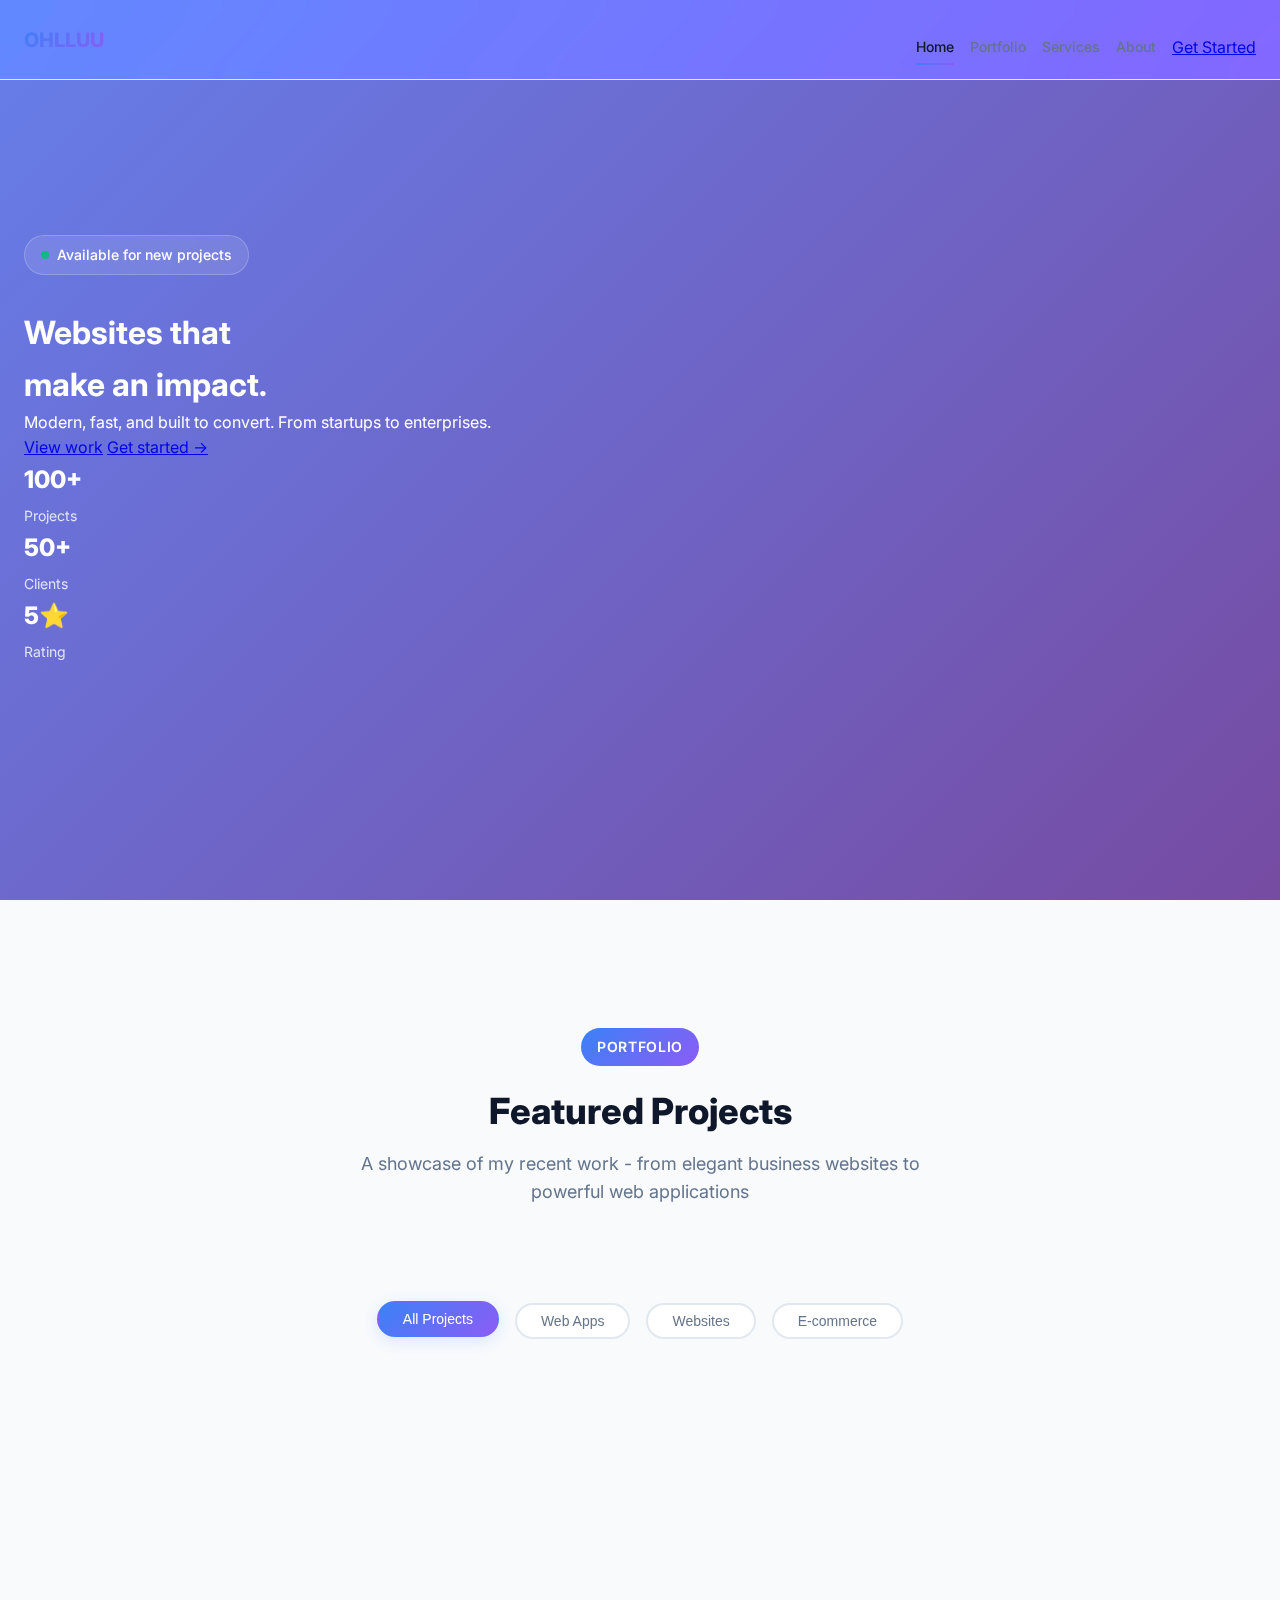
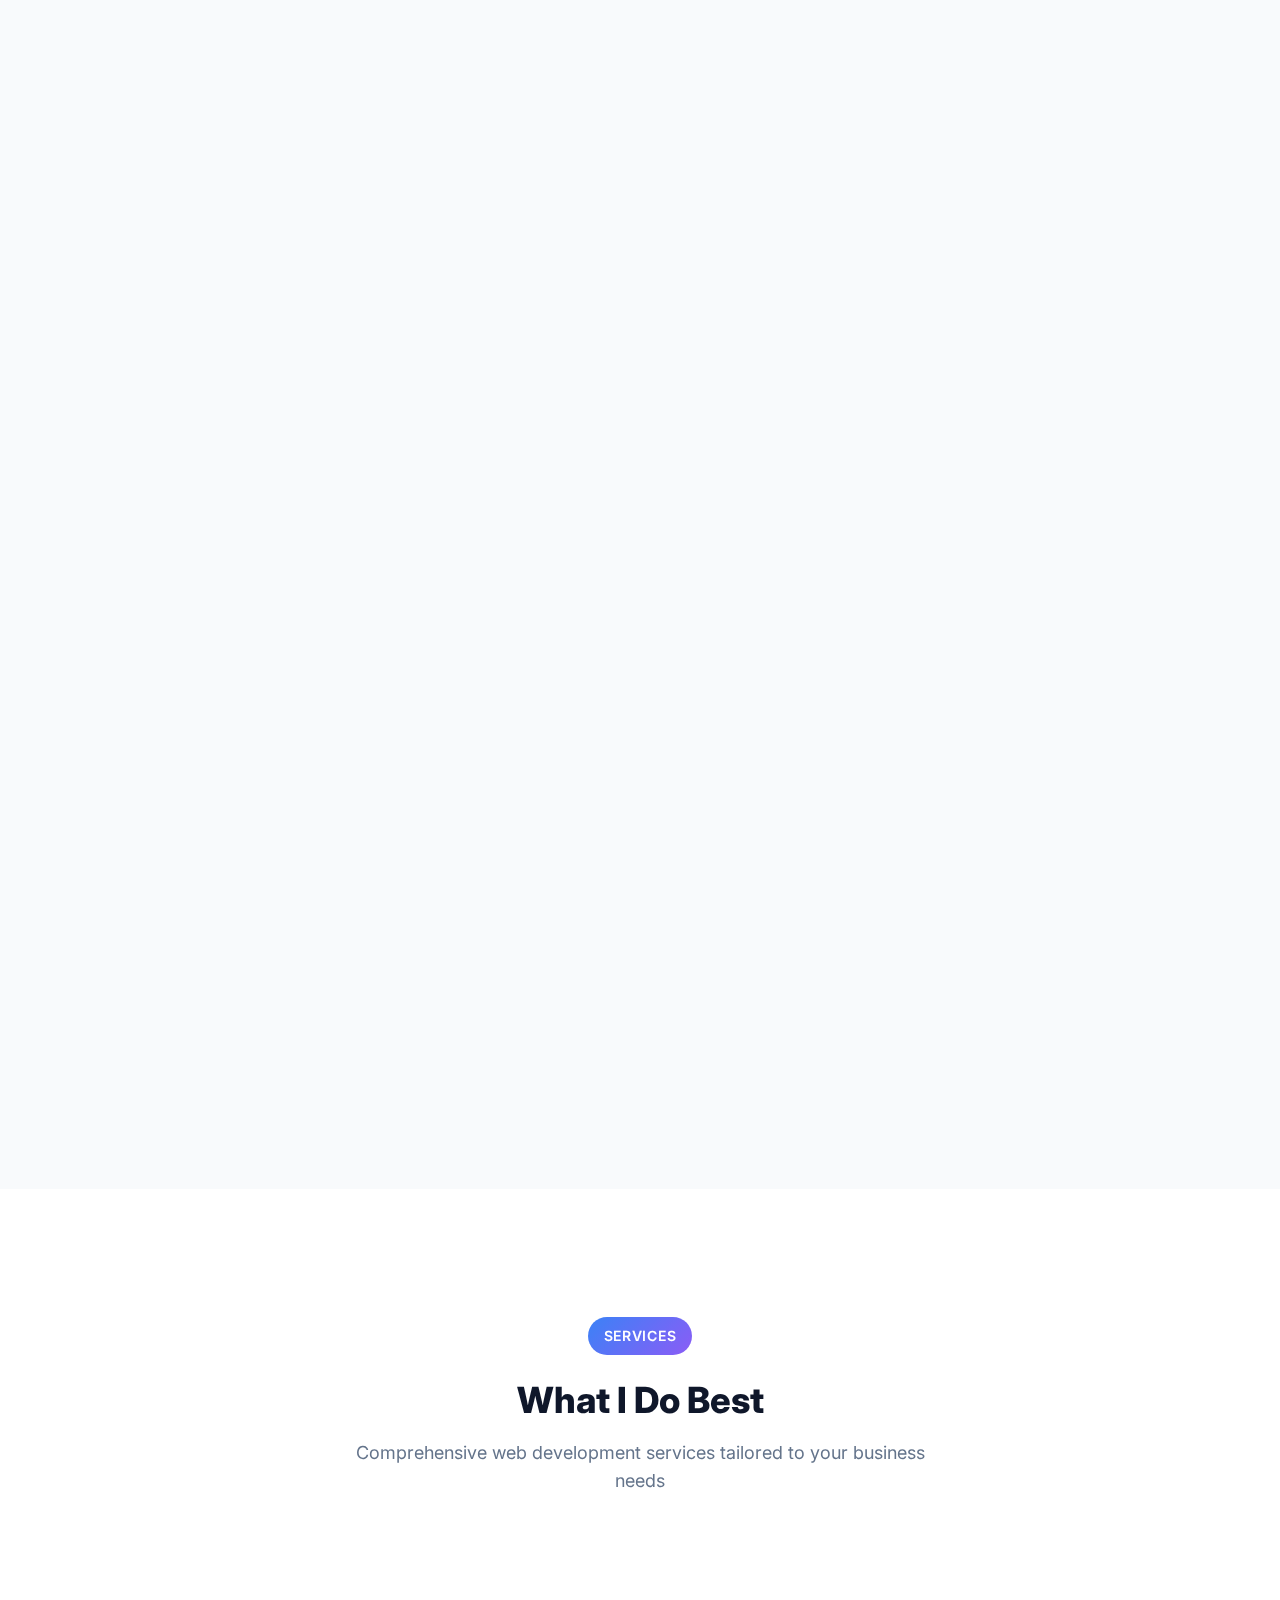
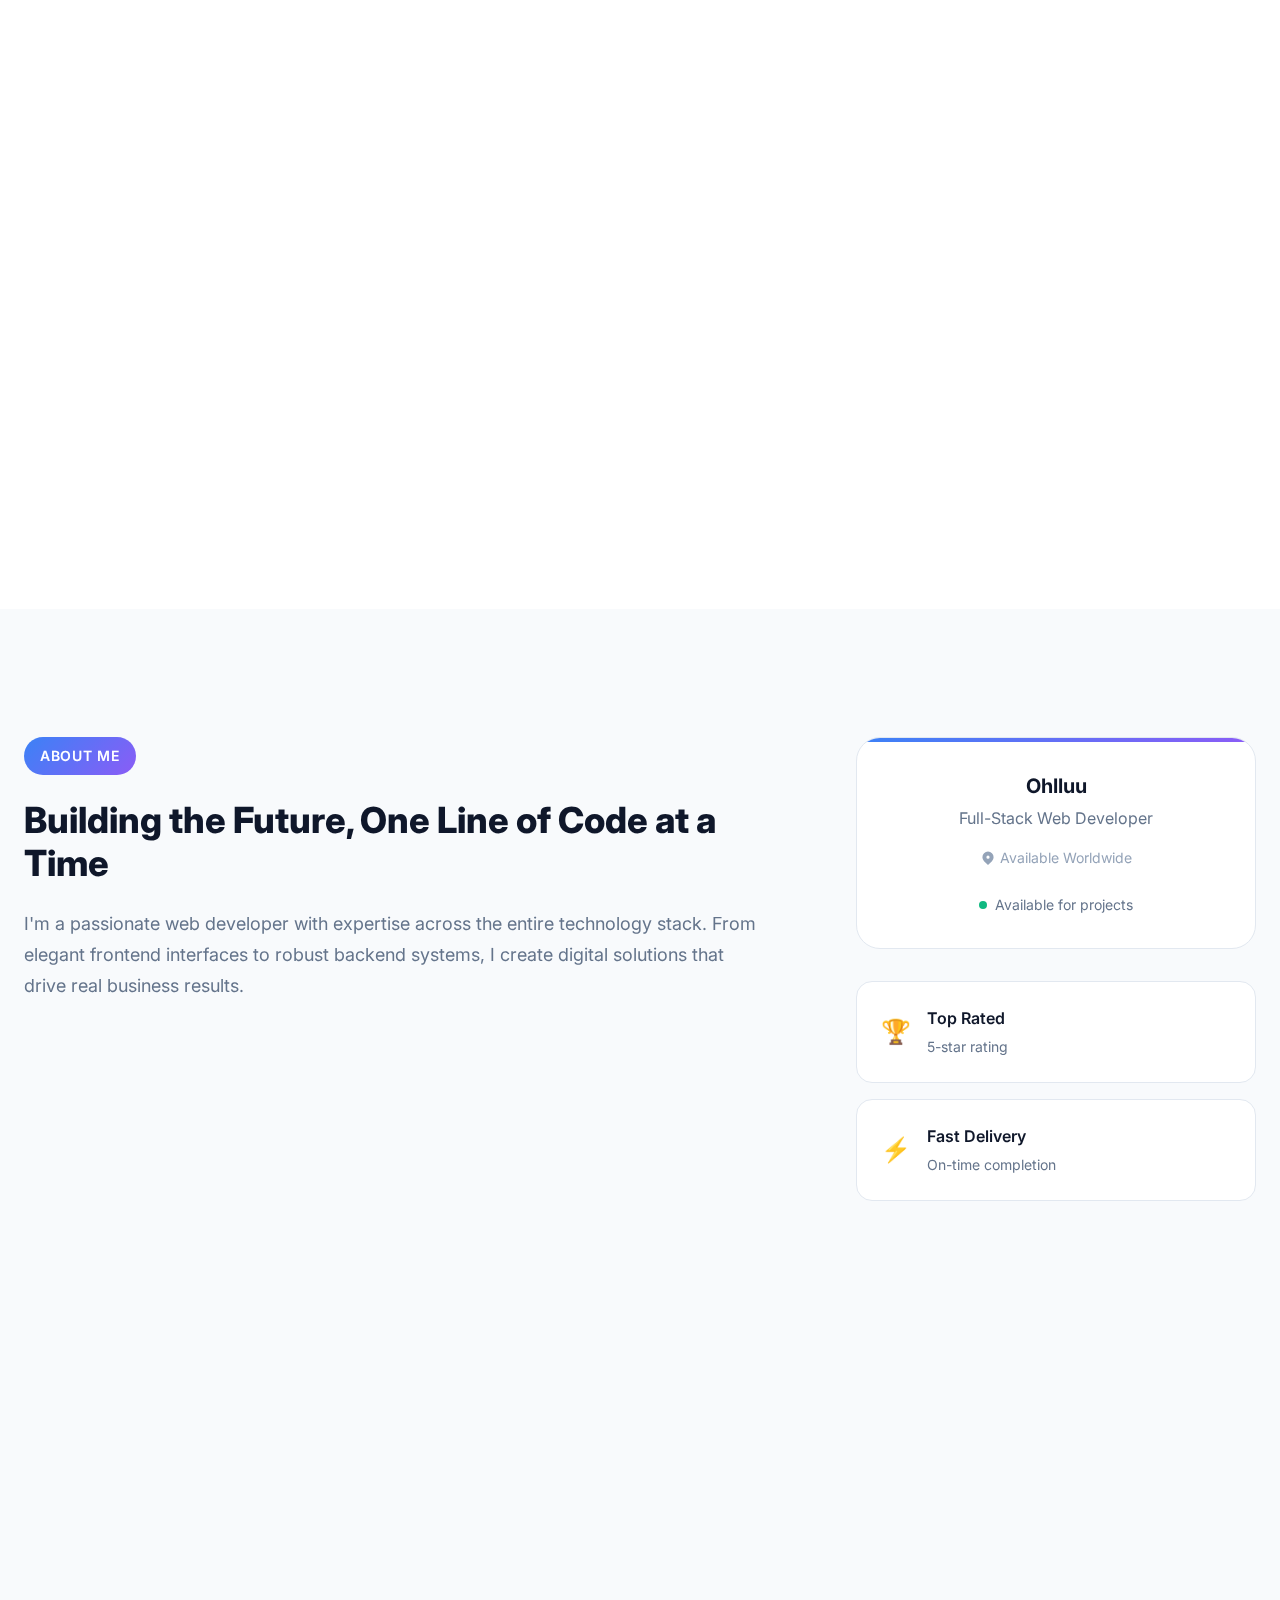
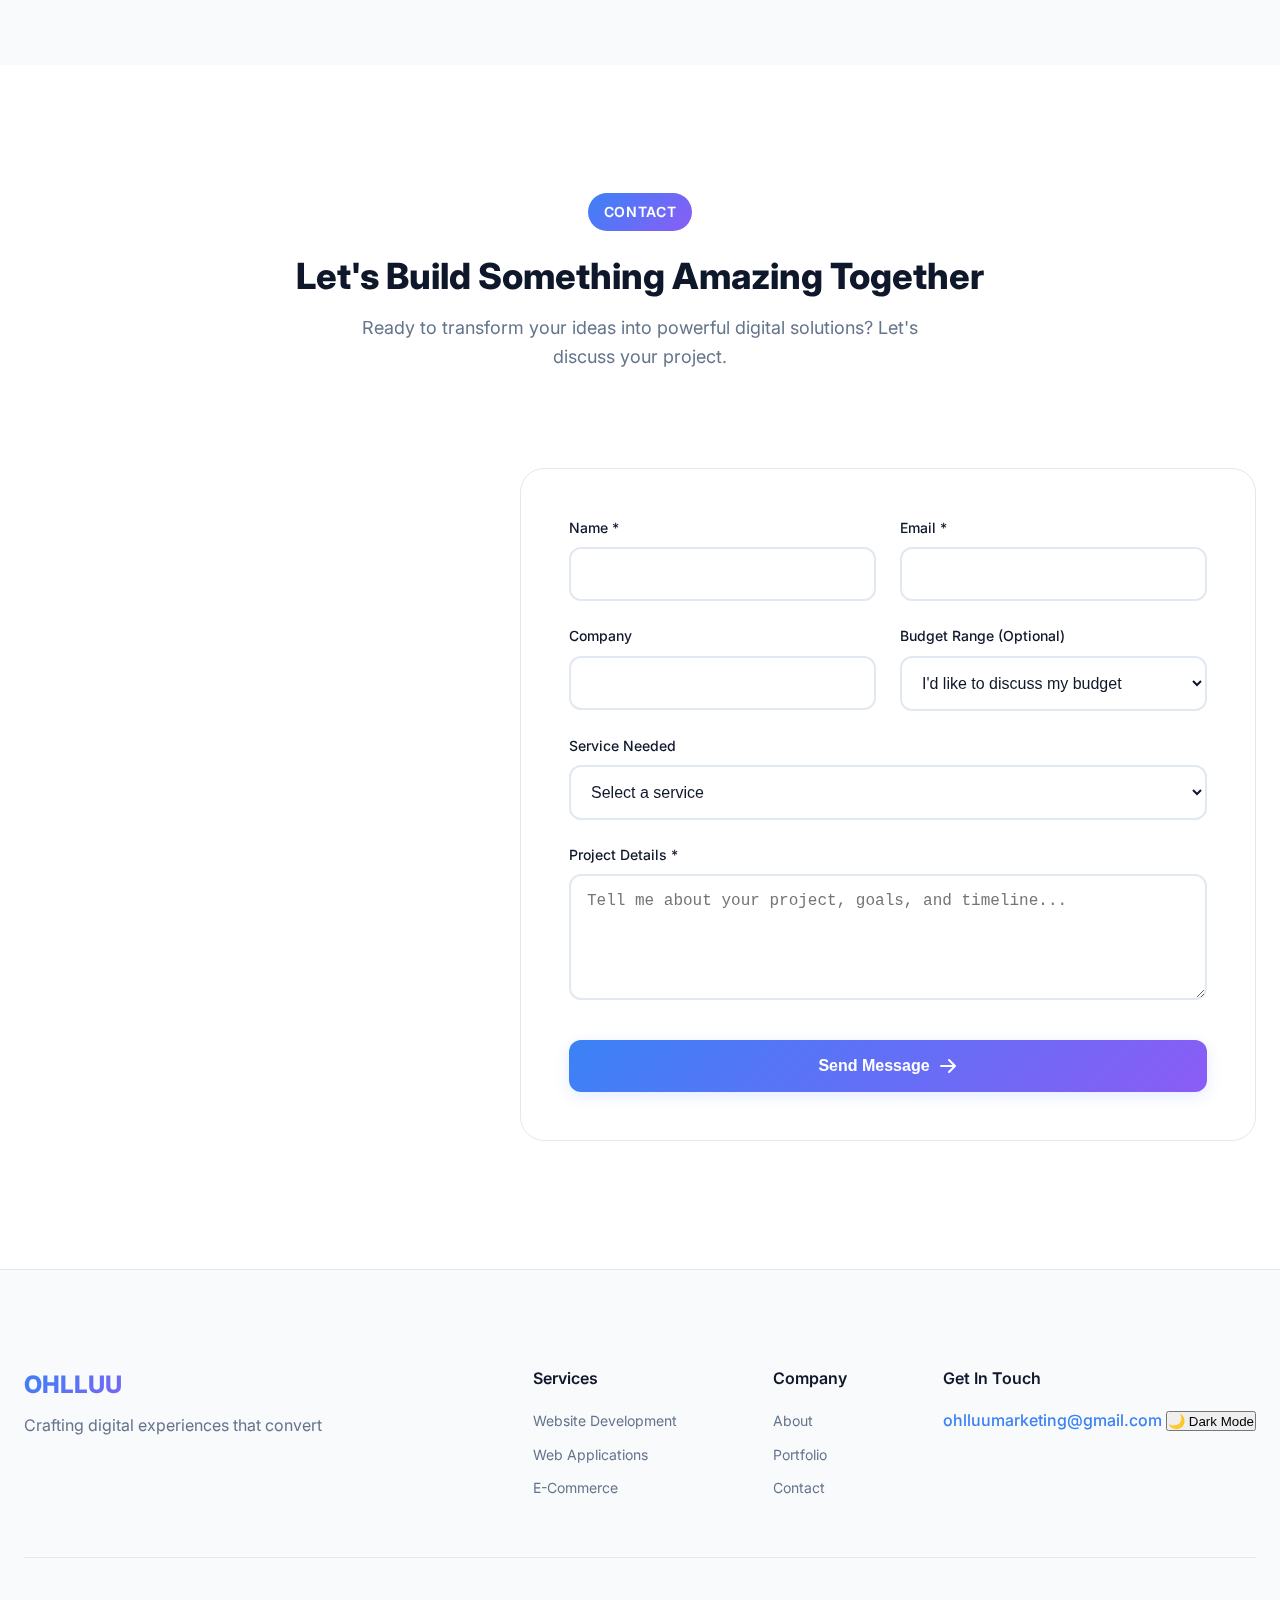
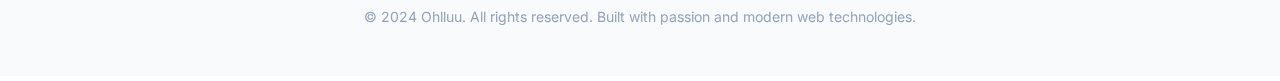
<file: index.html>
<!DOCTYPE html>
<html lang="en">
<head>
    <meta charset="UTF-8">
    <meta name="viewport" content="width=device-width, initial-scale=1.0">

    <!-- Primary SEO Tags -->
    <title>Ohlluu - Elite Web Developer | Custom Websites & Apps That Convert</title>
    <meta name="description" content="Professional web developer specializing in modern websites, web apps, and e-commerce solutions. Creating stunning digital experiences that drive results for startups and enterprises.">
    <meta name="keywords" content="web developer, website development, web applications, e-commerce, React, JavaScript, full-stack developer">
    <meta name="author" content="Ohlluu">
    <link rel="canonical" href="https://ohlluu.com/">

    <!--Open Graph / Facebook -->
    <meta property="og:type" content="website">
    <meta property="og:url" content="https://ohlluu.com/">
    <meta property="og:title" content="Ohlluu - Elite Web Developer | Custom Digital Solutions">
    <meta property="og:description" content="Professional web developer creating stunning websites and applications that convert visitors into customers. View my portfolio and get your project started today.">
    <meta property="og:image" content="https://ohlluu.com/assets/og-image.jpg">
    <meta property="og:site_name" content="Ohlluu - Web Developer">

    <!-- Twitter -->
    <meta name="twitter:card" content="summary_large_image">
    <meta name="twitter:title" content="Ohlluu - Elite Web Developer">
    <meta name="twitter:description" content="Creating stunning websites and applications that drive results. Professional web development services.">
    <meta name="twitter:image" content="https://ohlluu.com/assets/og-image.jpg">

    <!-- Structured Data -->
    <script type="application/ld+json">
    {
        "@context": "https://schema.org",
        "@type": "Person",
        "name": "Ohlluu",
        "url": "https://ohlluu.com",
        "email": "ohlluumarketing@gmail.com",
        "jobTitle": "Web Developer",
        "worksFor": {
            "@type": "Organization",
            "name": "Ohlluu Development"
        },
        "description": "Professional web developer specializing in modern websites, web applications, and digital solutions",
        "knowsAbout": ["Web Development", "JavaScript", "React", "Node.js", "E-commerce", "Web Design"],
        "serviceType": ["Website Development", "Web Applications", "E-commerce Solutions", "Digital Marketing"],
        "areaServed": "Worldwide"
    }
    </script>

    <!-- Favicon -->
    <link rel="icon" type="image/png" sizes="32x32" href="favicon-32x32.png">
    <link rel="icon" type="image/png" sizes="16x16" href="favicon-16x16.png">
    <link rel="apple-touch-icon" href="apple-touch-icon.png">

    <!-- Fonts -->
    <link rel="preconnect" href="https://fonts.googleapis.com">
    <link rel="preconnect" href="https://fonts.gstatic.com" crossorigin>
    <link href="https://fonts.googleapis.com/css2?family=Outfit:wght@300;400;500;600;700;800;900&family=Inter:wght@300;400;500;600;700&display=swap" rel="stylesheet">

    <!-- Stylesheet -->
    <link rel="stylesheet" href="styles.css">

    <!-- Preload Critical Resources -->
    <link rel="preload" href="styles.css" as="style">
    <link rel="preload" href="https://fonts.googleapis.com/css2?family=Outfit:wght@300;400;500;600;700;800;900&display=swap" as="style">
</head>
<body>
    <!-- Loading Screen -->
    <div id="loading-screen" class="loading-screen">
        <div class="loading-container">
            <div class="loading-logo">
                <span class="loading-text">OHLLUU</span>
                <div class="loading-bar">
                    <div class="loading-progress"></div>
                </div>
            </div>
        </div>
    </div>

    <!-- Navigation -->
    <nav class="navbar" id="navbar">
        <div class="nav-container">
            <a href="#home" class="nav-logo">
                <span class="logo-text">OHLLUU</span>
            </a>

            <div class="nav-menu" id="nav-menu">
                <a href="#home" class="nav-link active">Home</a>
                <a href="#portfolio" class="nav-link">Portfolio</a>
                <a href="#services" class="nav-link">Services</a>
                <a href="#about" class="nav-link">About</a>
                <a href="#contact" class="btn-nav">Get Started</a>
            </div>

            <div class="nav-mobile">
                <button class="hamburger" id="hamburger" aria-label="Toggle menu">
                    <span></span>
                    <span></span>
                    <span></span>
                </button>
            </div>
        </div>
    </nav>

    <!-- Hero Section -->
    <section id="home" class="hero">
        <div class="hero-container">
            <div class="hero-content-centered">
                <div class="hero-badge">
                    <span class="badge-dot"></span>
                    Available for new projects
                </div>

                <h1 class="hero-title-large">
                    Websites that<br>make an impact.
                </h1>

                <p class="hero-subtitle">
                    Modern, fast, and built to convert. From startups to enterprises.
                </p>

                <div class="hero-actions-centered">
                    <a href="#portfolio" class="btn-hero-primary">View work</a>
                    <a href="#contact" class="btn-hero-link">Get started →</a>
                </div>

                <div class="hero-stats-minimal">
                    <div class="stat-minimal">
                        <span class="stat-number">100+</span>
                        <span class="stat-label">Projects</span>
                    </div>
                    <div class="stat-minimal">
                        <span class="stat-number">50+</span>
                        <span class="stat-label">Clients</span>
                    </div>
                    <div class="stat-minimal">
                        <span class="stat-number">5⭐</span>
                        <span class="stat-label">Rating</span>
                    </div>
                </div>
            </div>
        </div>
    </section>

    <!-- Portfolio Section -->
    <section id="portfolio" class="portfolio">
        <div class="container">
            <div class="section-header">
                <span class="section-badge">Portfolio</span>
                <h2 class="section-title">Featured Projects</h2>
                <p class="section-description">
                    A showcase of my recent work - from elegant business websites to powerful web applications
                </p>
            </div>

            <div class="portfolio-filter">
                <button class="filter-btn active" data-filter="all">All Projects</button>
                <button class="filter-btn" data-filter="web-app">Web Apps</button>
                <button class="filter-btn" data-filter="website">Websites</button>
                <button class="filter-btn" data-filter="ecommerce">E-commerce</button>
            </div>

            <div class="portfolio-grid">
                <!-- MangoPets Project -->
                <div class="portfolio-item" data-category="web-app">
                    <div class="project-image">
                        <div class="demo-project">
                            <div class="demo-icon">🥭</div>
                            <h4>MangoPets Platform</h4>
                            <p>Pet lifestyle app with community & health tracking</p>
                        </div>
                        <div class="project-overlay">
                            <div class="project-links">
                                <a href="https://mymangopets.com" target="_blank" class="project-link">
                                    <svg width="20" height="20" fill="currentColor" viewBox="0 0 20 20">
                                        <path d="M11 3a1 1 0 100 2h2.586l-6.293 6.293a1 1 0 101.414 1.414L15 6.414V9a1 1 0 102 0V4a1 1 0 00-1-1h-5z"/>
                                        <path d="M5 5a2 2 0 00-2 2v6a2 2 0 002 2h6a2 2 0 002-2v-2a1 1 0 10-2 0v2H5V7h2a1 1 0 000-2H5z"/>
                                    </svg>
                                </a>
                                <button class="project-link" onclick="openProjectModal('mangopets')">
                                    <svg width="20" height="20" fill="currentColor" viewBox="0 0 20 20">
                                        <path d="M10 12a2 2 0 100-4 2 2 0 000 4z"/>
                                        <path fill-rule="evenodd" d="M.458 10C1.732 5.943 5.522 3 10 3s8.268 2.943 9.542 7c-1.274 4.057-5.064 7-9.542 7S1.732 14.057.458 10zM14 10a4 4 0 11-8 0 4 4 0 018 0z"/>
                                    </svg>
                                </button>
                            </div>
                        </div>
                    </div>
                    <div class="project-content">
                        <div class="project-header">
                            <h3 class="project-title">MangoPets</h3>
                            <div class="project-tags">
                                <span class="tag">Web App</span>
                                <span class="tag">React</span>
                                <span class="tag">Community</span>
                            </div>
                        </div>
                        <p class="project-description">
                            Ultimate pet lifestyle app combining health management, social community, and event discovery. Modern design with engaging user experience.
                        </p>
                        <div class="project-tech">
                            <span class="tech">HTML5</span>
                            <span class="tech">CSS3</span>
                            <span class="tech">JavaScript</span>
                            <span class="tech">Responsive Design</span>
                        </div>
                    </div>
                </div>

                <!-- Phoenix Star Project -->
                <div class="portfolio-item" data-category="website">
                    <div class="project-image">
                        <div class="demo-project">
                            <div class="demo-icon">🌟</div>
                            <h4>Phoenix Star Inc</h4>
                            <p>Professional corporate website & business services</p>
                        </div>
                        <div class="project-overlay">
                            <div class="project-links">
                                <a href="https://ohlluu.github.io/phoenixstar/" target="_blank" class="project-link">
                                    <svg width="20" height="20" fill="currentColor" viewBox="0 0 20 20">
                                        <path d="M11 3a1 1 0 100 2h2.586l-6.293 6.293a1 1 0 101.414 1.414L15 6.414V9a1 1 0 102 0V4a1 1 0 00-1-1h-5z"/>
                                        <path d="M5 5a2 2 0 00-2 2v6a2 2 0 002 2h6a2 2 0 002-2v-2a1 1 0 10-2 0v2H5V7h2a1 1 0 000-2H5z"/>
                                    </svg>
                                </a>
                                <button class="project-link" onclick="openProjectModal('phoenixstar')">
                                    <svg width="20" height="20" fill="currentColor" viewBox="0 0 20 20">
                                        <path d="M10 12a2 2 0 100-4 2 2 0 000 4z"/>
                                        <path fill-rule="evenodd" d="M.458 10C1.732 5.943 5.522 3 10 3s8.268 2.943 9.542 7c-1.274 4.057-5.064 7-9.542 7S1.732 14.057.458 10zM14 10a4 4 0 11-8 0 4 4 0 018 0z"/>
                                    </svg>
                                </button>
                            </div>
                        </div>
                    </div>
                    <div class="project-content">
                        <div class="project-header">
                            <h3 class="project-title">Phoenix Star Inc</h3>
                            <div class="project-tags">
                                <span class="tag">Corporate</span>
                                <span class="tag">Professional</span>
                                <span class="tag">Business</span>
                            </div>
                        </div>
                        <p class="project-description">
                            Professional corporate website showcasing comprehensive business services with modern design and optimal user experience.
                        </p>
                        <div class="project-tech">
                            <span class="tech">HTML5</span>
                            <span class="tech">CSS3</span>
                            <span class="tech">JavaScript</span>
                            <span class="tech">SEO Optimized</span>
                        </div>
                    </div>
                </div>

                <!-- Demo Projects -->
                <div class="portfolio-item" data-category="ecommerce">
                    <div class="project-image">
                        <div class="demo-project">
                            <div class="demo-icon">🛍️</div>
                            <h4>E-Commerce Platform</h4>
                            <p>Full-stack solution with payment integration</p>
                        </div>
                        <div class="project-overlay">
                            <div class="project-links">
                                <button class="project-link" onclick="openProjectModal('ecommerce')">
                                    <svg width="20" height="20" fill="currentColor" viewBox="0 0 20 20">
                                        <path d="M10 12a2 2 0 100-4 2 2 0 000 4z"/>
                                        <path fill-rule="evenodd" d="M.458 10C1.732 5.943 5.522 3 10 3s8.268 2.943 9.542 7c-1.274 4.057-5.064 7-9.542 7S1.732 14.057.458 10zM14 10a4 4 0 11-8 0 4 4 0 018 0z"/>
                                    </svg>
                                </button>
                            </div>
                        </div>
                    </div>
                    <div class="project-content">
                        <div class="project-header">
                            <h3 class="project-title">E-Commerce Solutions</h3>
                            <div class="project-tags">
                                <span class="tag">E-commerce</span>
                                <span class="tag">Full-Stack</span>
                                <span class="tag">Payments</span>
                            </div>
                        </div>
                        <p class="project-description">
                            Custom e-commerce platforms with secure payments, inventory management, and optimized conversion funnels.
                        </p>
                        <div class="project-tech">
                            <span class="tech">React</span>
                            <span class="tech">Node.js</span>
                            <span class="tech">Stripe</span>
                            <span class="tech">PostgreSQL</span>
                        </div>
                    </div>
                </div>

                <div class="portfolio-item" data-category="web-app">
                    <div class="project-image">
                        <div class="demo-project">
                            <div class="demo-icon">📊</div>
                            <h4>Analytics Dashboard</h4>
                            <p>Real-time data visualization platform</p>
                        </div>
                        <div class="project-overlay">
                            <div class="project-links">
                                <button class="project-link" onclick="openProjectModal('dashboard')">
                                    <svg width="20" height="20" fill="currentColor" viewBox="0 0 20 20">
                                        <path d="M10 12a2 2 0 100-4 2 2 0 000 4z"/>
                                        <path fill-rule="evenodd" d="M.458 10C1.732 5.943 5.522 3 10 3s8.268 2.943 9.542 7c-1.274 4.057-5.064 7-9.542 7S1.732 14.057.458 10zM14 10a4 4 0 11-8 0 4 4 0 018 0z"/>
                                    </svg>
                                </button>
                            </div>
                        </div>
                    </div>
                    <div class="project-content">
                        <div class="project-header">
                            <h3 class="project-title">Analytics Platform</h3>
                            <div class="project-tags">
                                <span class="tag">Dashboard</span>
                                <span class="tag">Data Viz</span>
                                <span class="tag">Real-time</span>
                            </div>
                        </div>
                        <p class="project-description">
                            Interactive analytics dashboard with real-time data visualization, custom reports, and performance metrics.
                        </p>
                        <div class="project-tech">
                            <span class="tech">Vue.js</span>
                            <span class="tech">D3.js</span>
                            <span class="tech">Python</span>
                            <span class="tech">WebSocket</span>
                        </div>
                    </div>
                </div>
            </div>
        </div>
    </section>

    <!-- Services Section -->
    <section id="services" class="services">
        <div class="container">
            <div class="section-header">
                <span class="section-badge">Services</span>
                <h2 class="section-title">What I Do Best</h2>
                <p class="section-description">
                    Comprehensive web development services tailored to your business needs
                </p>
            </div>

            <div class="services-grid">
                <div class="service-card">
                    <div class="service-icon">
                        <svg width="40" height="40" fill="currentColor" viewBox="0 0 20 20">
                            <path d="M3 4a1 1 0 011-1h12a1 1 0 011 1v2a1 1 0 01-1 1H4a1 1 0 01-1-1V4zM3 10a1 1 0 011-1h6a1 1 0 011 1v6a1 1 0 01-1 1H4a1 1 0 01-1-1v-6zM14 9a1 1 0 00-1 1v6a1 1 0 001 1h2a1 1 0 001-1v-6a1 1 0 00-1-1h-2z"/>
                        </svg>
                    </div>
                    <h3 class="service-title">Website Development</h3>
                    <p class="service-description">
                        Custom websites that convert visitors into customers. Modern, fast, and mobile-optimized.
                    </p>
                    <ul class="service-features">
                        <li>Responsive Design</li>
                        <li>SEO Optimization</li>
                        <li>Performance Optimization</li>
                        <li>CMS Integration</li>
                    </ul>
                </div>

                <div class="service-card featured">
                    <div class="service-badge">Most Popular</div>
                    <div class="service-icon">
                        <svg width="40" height="40" fill="currentColor" viewBox="0 0 20 20">
                            <path d="M2 6a2 2 0 012-2h5l2 2h5a2 2 0 012 2v6a2 2 0 01-2 2H4a2 2 0 01-2-2V6z"/>
                        </svg>
                    </div>
                    <h3 class="service-title">Web Applications</h3>
                    <p class="service-description">
                        Full-stack web applications with modern frameworks and robust backend systems.
                    </p>
                    <ul class="service-features">
                        <li>React/Vue Development</li>
                        <li>API Development</li>
                        <li>Database Design</li>
                        <li>User Authentication</li>
                    </ul>
                </div>

                <div class="service-card">
                    <div class="service-icon">
                        <svg width="40" height="40" fill="currentColor" viewBox="0 0 20 20">
                            <path d="M3 3a1 1 0 000 2v8a2 2 0 002 2h2.586l-1.293 1.293a1 1 0 101.414 1.414L10 15.414l2.293 2.293a1 1 0 001.414-1.414L12.414 15H15a2 2 0 002-2V5a1 1 0 100-2H3zm11.707 4.707a1 1 0 00-1.414-1.414L10 9.586 8.707 8.293a1 1 0 00-1.414 1.414l2 2a1 1 0 001.414 0l4-4z"/>
                        </svg>
                    </div>
                    <h3 class="service-title">E-Commerce Solutions</h3>
                    <p class="service-description">
                        Complete online stores with payment processing, inventory management, and analytics.
                    </p>
                    <ul class="service-features">
                        <li>Shopify/WooCommerce</li>
                        <li>Payment Integration</li>
                        <li>Inventory Management</li>
                        <li>Analytics Dashboard</li>
                    </ul>
                </div>
            </div>
        </div>
    </section>

    <!-- About Section -->
    <section id="about" class="about">
        <div class="container">
            <div class="about-content">
                <div class="about-text">
                    <span class="section-badge">About Me</span>
                    <h2 class="section-title">Building the Future, One Line of Code at a Time</h2>
                    <p class="about-description">
                        I'm a passionate web developer with expertise across the entire technology stack. From elegant frontend interfaces to robust backend systems, I create digital solutions that drive real business results.
                    </p>

                    <div class="skills-grid">
                        <div class="skill-category">
                            <h4 class="skill-title">Frontend</h4>
                            <div class="skill-list">
                                <span class="skill">React</span>
                                <span class="skill">Vue.js</span>
                                <span class="skill">JavaScript ES6+</span>
                                <span class="skill">TypeScript</span>
                                <span class="skill">CSS3/SASS</span>
                                <span class="skill">Tailwind CSS</span>
                            </div>
                        </div>

                        <div class="skill-category">
                            <h4 class="skill-title">Backend</h4>
                            <div class="skill-list">
                                <span class="skill">Node.js</span>
                                <span class="skill">Python</span>
                                <span class="skill">PHP</span>
                                <span class="skill">PostgreSQL</span>
                                <span class="skill">MongoDB</span>
                                <span class="skill">Redis</span>
                            </div>
                        </div>

                        <div class="skill-category">
                            <h4 class="skill-title">Tools & DevOps</h4>
                            <div class="skill-list">
                                <span class="skill">Git</span>
                                <span class="skill">Docker</span>
                                <span class="skill">AWS</span>
                                <span class="skill">Vercel</span>
                                <span class="skill">Webpack</span>
                                <span class="skill">Jest</span>
                            </div>
                        </div>
                    </div>
                </div>

                <div class="about-visual">
                    <div class="profile-card">
                        <div class="profile-info">
                            <h3>Ohlluu</h3>
                            <p>Full-Stack Web Developer</p>
                            <div class="profile-location">
                                <svg width="16" height="16" fill="currentColor" viewBox="0 0 20 20">
                                    <path fill-rule="evenodd" d="M5.05 4.05a7 7 0 119.9 9.9L10 18.9l-4.95-4.95a7 7 0 010-9.9zM10 11a2 2 0 100-4 2 2 0 000 4z"/>
                                </svg>
                                Available Worldwide
                            </div>
                        </div>
                        <div class="profile-status">
                            <div class="status-dot"></div>
                            <span>Available for projects</span>
                        </div>
                    </div>

                    <div class="certification-cards">
                        <div class="cert-card">
                            <div class="cert-icon">🏆</div>
                            <div class="cert-info">
                                <h4>Top Rated</h4>
                                <p>5-star rating</p>
                            </div>
                        </div>
                        <div class="cert-card">
                            <div class="cert-icon">⚡</div>
                            <div class="cert-info">
                                <h4>Fast Delivery</h4>
                                <p>On-time completion</p>
                            </div>
                        </div>
                    </div>
                </div>
            </div>
        </div>
    </section>

    <!-- Contact Section -->
    <section id="contact" class="contact">
        <div class="container">
            <div class="section-header">
                <span class="section-badge">Contact</span>
                <h2 class="section-title">Let's Build Something Amazing Together</h2>
                <p class="section-description">
                    Ready to transform your ideas into powerful digital solutions? Let's discuss your project.
                </p>
            </div>

            <div class="contact-content">
                <div class="contact-info">
                    <div class="contact-card">
                        <div class="contact-icon">
                            <svg width="24" height="24" fill="currentColor" viewBox="0 0 20 20">
                                <path d="M2.003 5.884L10 9.882l7.997-3.998A2 2 0 0016 4H4a2 2 0 00-1.997 1.884z"/>
                                <path d="M18 8.118l-8 4-8-4V14a2 2 0 002 2h12a2 2 0 002-2V8.118z"/>
                            </svg>
                        </div>
                        <div class="contact-details">
                            <h3>Email Me</h3>
                            <p>ohlluumarketing@gmail.com</p>
                            <span>I'll respond within 24 hours</span>
                        </div>
                    </div>

                    <div class="contact-card">
                        <div class="contact-icon">
                            <svg width="24" height="24" fill="currentColor" viewBox="0 0 20 20">
                                <path fill-rule="evenodd" d="M6 2a1 1 0 00-1 1v1H4a2 2 0 00-2 2v10a2 2 0 002 2h12a2 2 0 002-2V6a2 2 0 00-2-2h-1V3a1 1 0 10-2 0v1H7V3a1 1 0 00-1-1zm0 5a1 1 0 000 2h8a1 1 0 100-2H6z"/>
                            </svg>
                        </div>
                        <div class="contact-details">
                            <h3>Schedule a Call</h3>
                            <p>Free 30-minute consultation</p>
                            <span>Available Monday - Friday</span>
                        </div>
                    </div>

                    <div class="contact-card">
                        <div class="contact-icon">
                            <svg width="24" height="24" fill="currentColor" viewBox="0 0 20 20">
                                <path d="M2 3a1 1 0 011-1h2.153a1 1 0 01.986.836l.74 4.435a1 1 0 01-.54 1.06l-1.548.773a11.037 11.037 0 006.105 6.105l.774-1.548a1 1 0 011.059-.54l4.435.74a1 1 0 01.836.986V17a1 1 0 01-1 1h-2C7.82 18 2 12.18 2 5V3z"/>
                            </svg>
                        </div>
                        <div class="contact-details">
                            <h3>Quick Response</h3>
                            <p>Average response time: 2 hours</p>
                            <span>Professional communication</span>
                        </div>
                    </div>
                </div>

                <div class="contact-form">
                    <form id="contact-form" class="form" action="https://formspree.io/f/xnnbkzjp" method="POST">
                        <div class="form-row">
                            <div class="form-group">
                                <label for="name" class="form-label">Name *</label>
                                <input type="text" id="name" name="name" class="form-input" required>
                            </div>
                            <div class="form-group">
                                <label for="email" class="form-label">Email *</label>
                                <input type="email" id="email" name="email" class="form-input" required>
                            </div>
                        </div>

                        <div class="form-row">
                            <div class="form-group">
                                <label for="company" class="form-label">Company</label>
                                <input type="text" id="company" name="company" class="form-input">
                            </div>
                            <div class="form-group">
                                <label for="budget" class="form-label">Budget Range (Optional)</label>
                                <select id="budget" name="budget" class="form-select">
                                    <option value="">I'd like to discuss my budget</option>
                                    <option value="startup">Startup/Small Business</option>
                                    <option value="growing">Growing Business</option>
                                    <option value="established">Established Company</option>
                                    <option value="enterprise">Enterprise Level</option>
                                    <option value="flexible">I'm flexible - let's talk</option>
                                </select>
                            </div>
                        </div>

                        <div class="form-group">
                            <label for="service" class="form-label">Service Needed</label>
                            <select id="service" name="service" class="form-select">
                                <option value="">Select a service</option>
                                <option value="website">Website Development</option>
                                <option value="webapp">Web Application</option>
                                <option value="ecommerce">E-Commerce Store</option>
                                <option value="api">API Development</option>
                                <option value="maintenance">Maintenance & Support</option>
                                <option value="consulting">Consulting</option>
                                <option value="other">Other</option>
                            </select>
                        </div>

                        <div class="form-group">
                            <label for="message" class="form-label">Project Details *</label>
                            <textarea id="message" name="message" class="form-textarea" rows="5" placeholder="Tell me about your project, goals, and timeline..." required></textarea>
                        </div>

                        <button type="submit" class="btn btn-primary form-submit">
                            <span class="btn-text">Send Message</span>
                            <svg class="btn-arrow" width="20" height="20" fill="currentColor" viewBox="0 0 20 20">
                                <path d="M10.293 3.293a1 1 0 011.414 0l6 6a1 1 0 010 1.414l-6 6a1 1 0 01-1.414-1.414L14.586 11H3a1 1 0 110-2h11.586l-4.293-4.293a1 1 0 010-1.414z"/>
                            </svg>
                        </button>
                    </form>
                </div>
            </div>
        </div>
    </section>

    <!-- Footer -->
    <footer class="footer">
        <div class="container">
            <div class="footer-content">
                <div class="footer-brand">
                    <h3 class="footer-logo">OHLLUU</h3>
                    <p class="footer-tagline">Crafting digital experiences that convert</p>
                </div>

                <div class="footer-links">
                    <div class="footer-column">
                        <h4 class="footer-title">Services</h4>
                        <ul class="footer-list">
                            <li><a href="#services">Website Development</a></li>
                            <li><a href="#services">Web Applications</a></li>
                            <li><a href="#services">E-Commerce</a></li>
                        </ul>
                    </div>

                    <div class="footer-column">
                        <h4 class="footer-title">Company</h4>
                        <ul class="footer-list">
                            <li><a href="#about">About</a></li>
                            <li><a href="#portfolio">Portfolio</a></li>
                            <li><a href="#contact">Contact</a></li>
                        </ul>
                    </div>
                </div>

                <div class="footer-contact">
                    <h4 class="footer-title">Get In Touch</h4>
                    <a href="mailto:ohlluumarketing@gmail.com" class="footer-email">
                        ohlluumarketing@gmail.com
                    </a>
                    <button class="theme-toggle-footer" id="theme-toggle" aria-label="Toggle dark mode">
                        <span class="toggle-icon">🌙</span> Dark Mode
                    </button>
                </div>
            </div>

            <div class="footer-bottom">
                <p class="footer-copyright">
                    © 2024 Ohlluu. All rights reserved. Built with passion and modern web technologies.
                </p>
            </div>
        </div>
    </footer>

    <!-- Project Modals -->
    <div id="project-modal" class="modal">
        <div class="modal-overlay" onclick="closeProjectModal()"></div>
        <div class="modal-content">
            <button class="modal-close" onclick="closeProjectModal()">
                <svg width="24" height="24" fill="currentColor" viewBox="0 0 20 20">
                    <path fill-rule="evenodd" d="M4.293 4.293a1 1 0 011.414 0L10 8.586l4.293-4.293a1 1 0 111.414 1.414L11.414 10l4.293 4.293a1 1 0 01-1.414 1.414L10 11.414l-4.293 4.293a1 1 0 01-1.414-1.414L8.586 10 4.293 5.707a1 1 0 010-1.414z"/>
                </svg>
            </button>
            <div id="modal-body" class="modal-body">
                <!-- Modal content will be populated by JavaScript -->
            </div>
        </div>
    </div>

    <!-- Scripts -->
    <script src="script.js"></script>
</body>
</html>
</file>
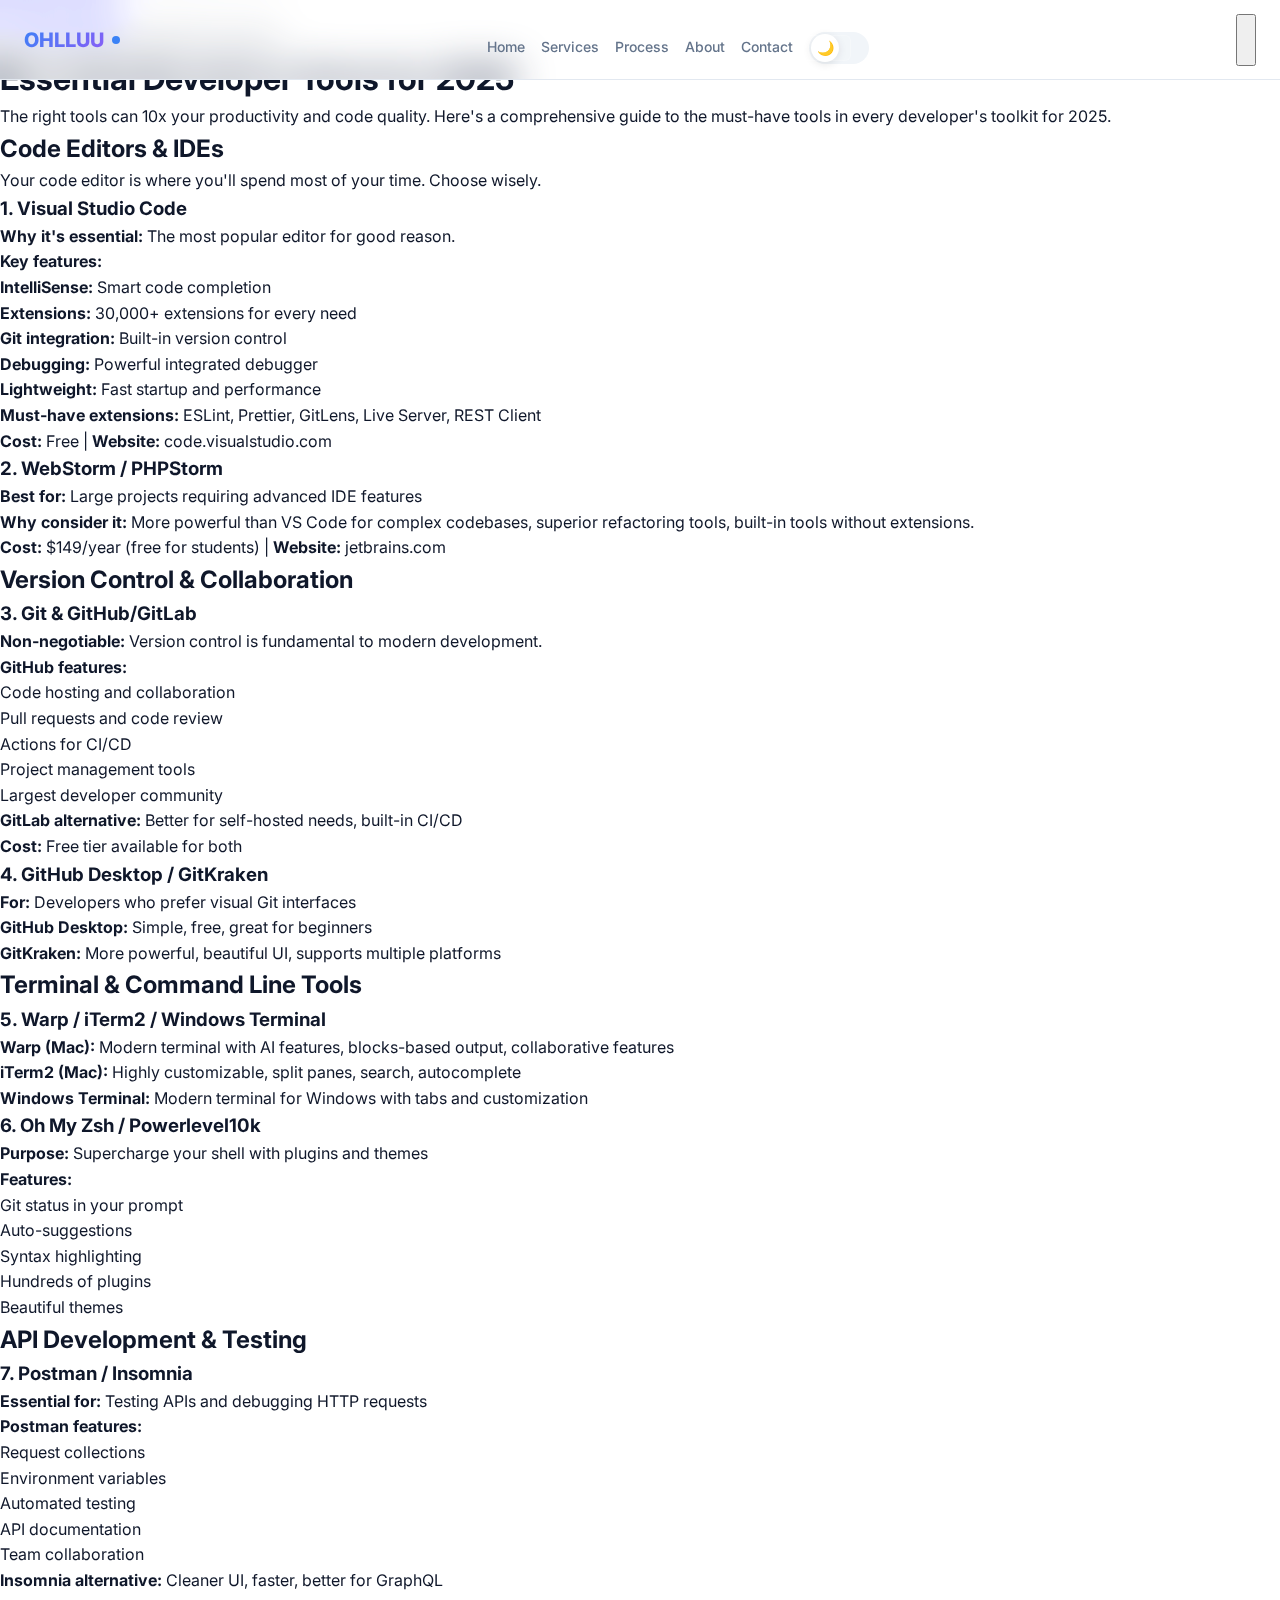
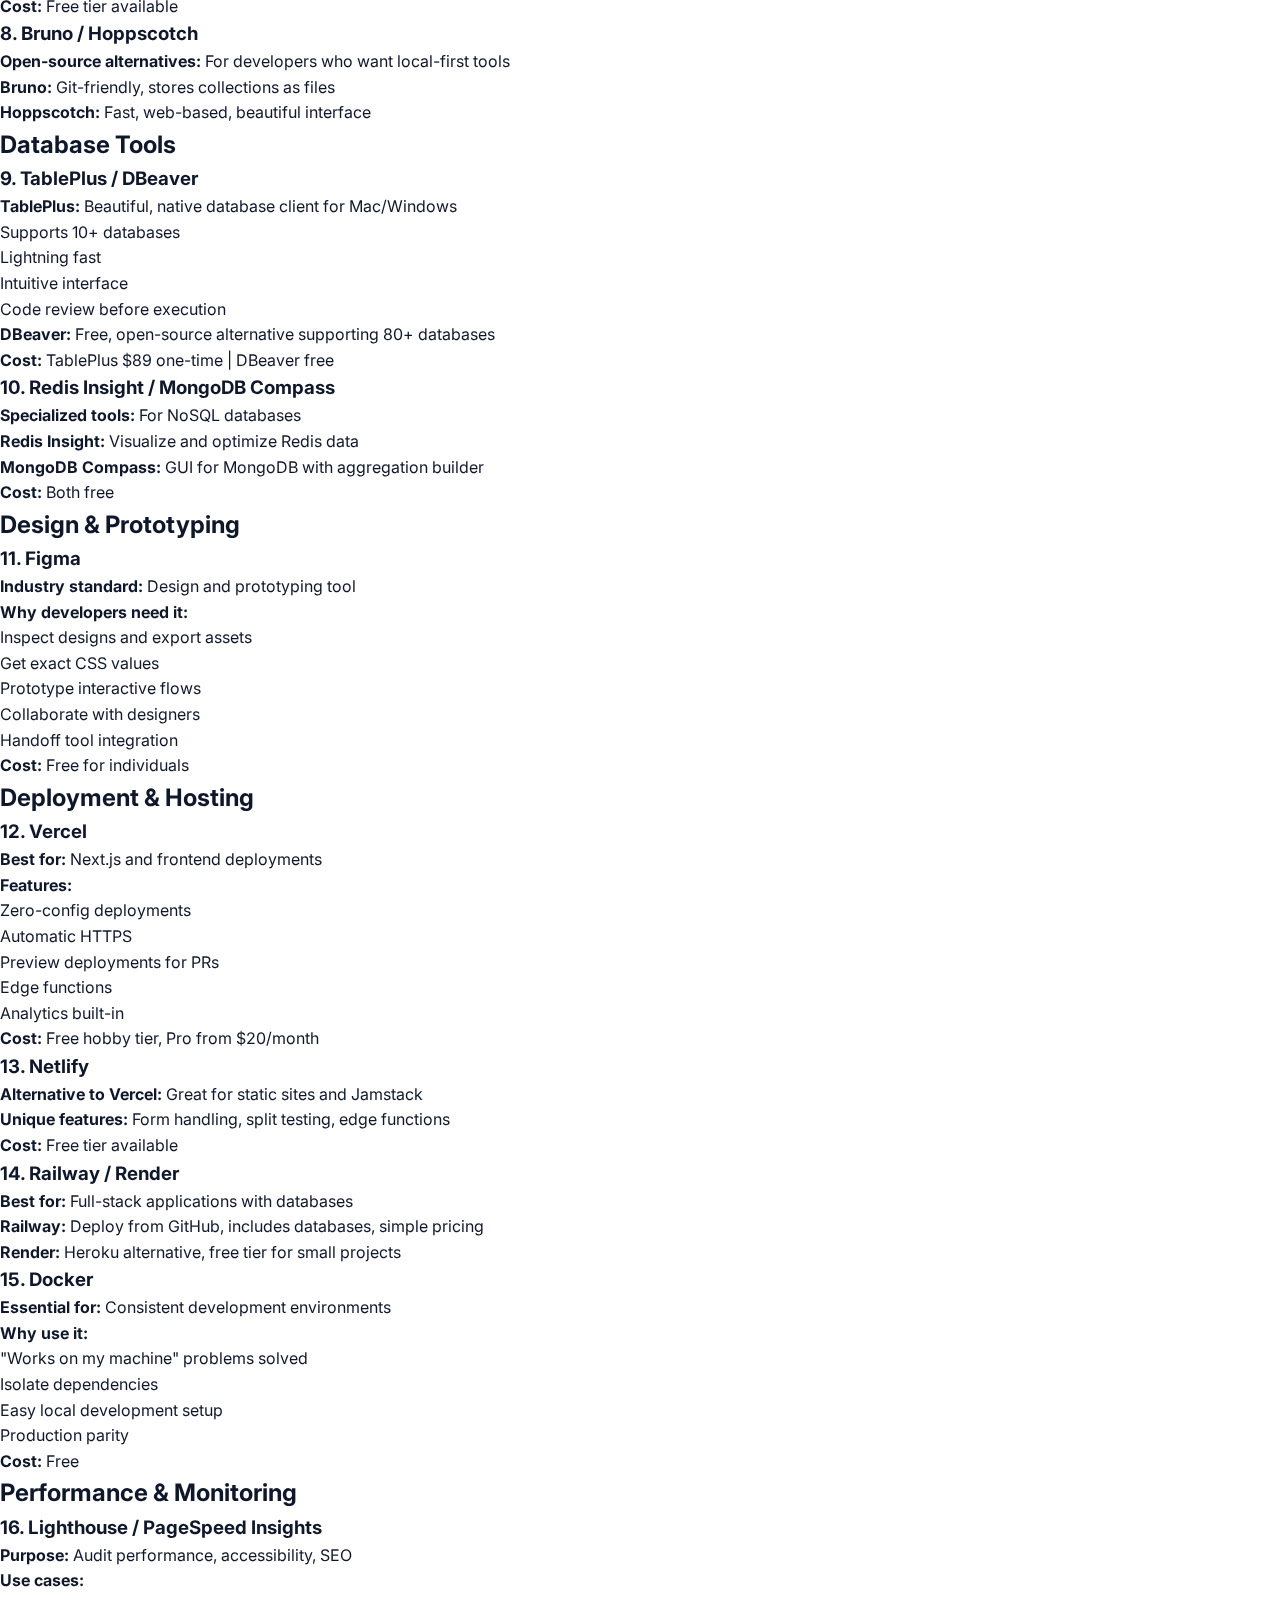
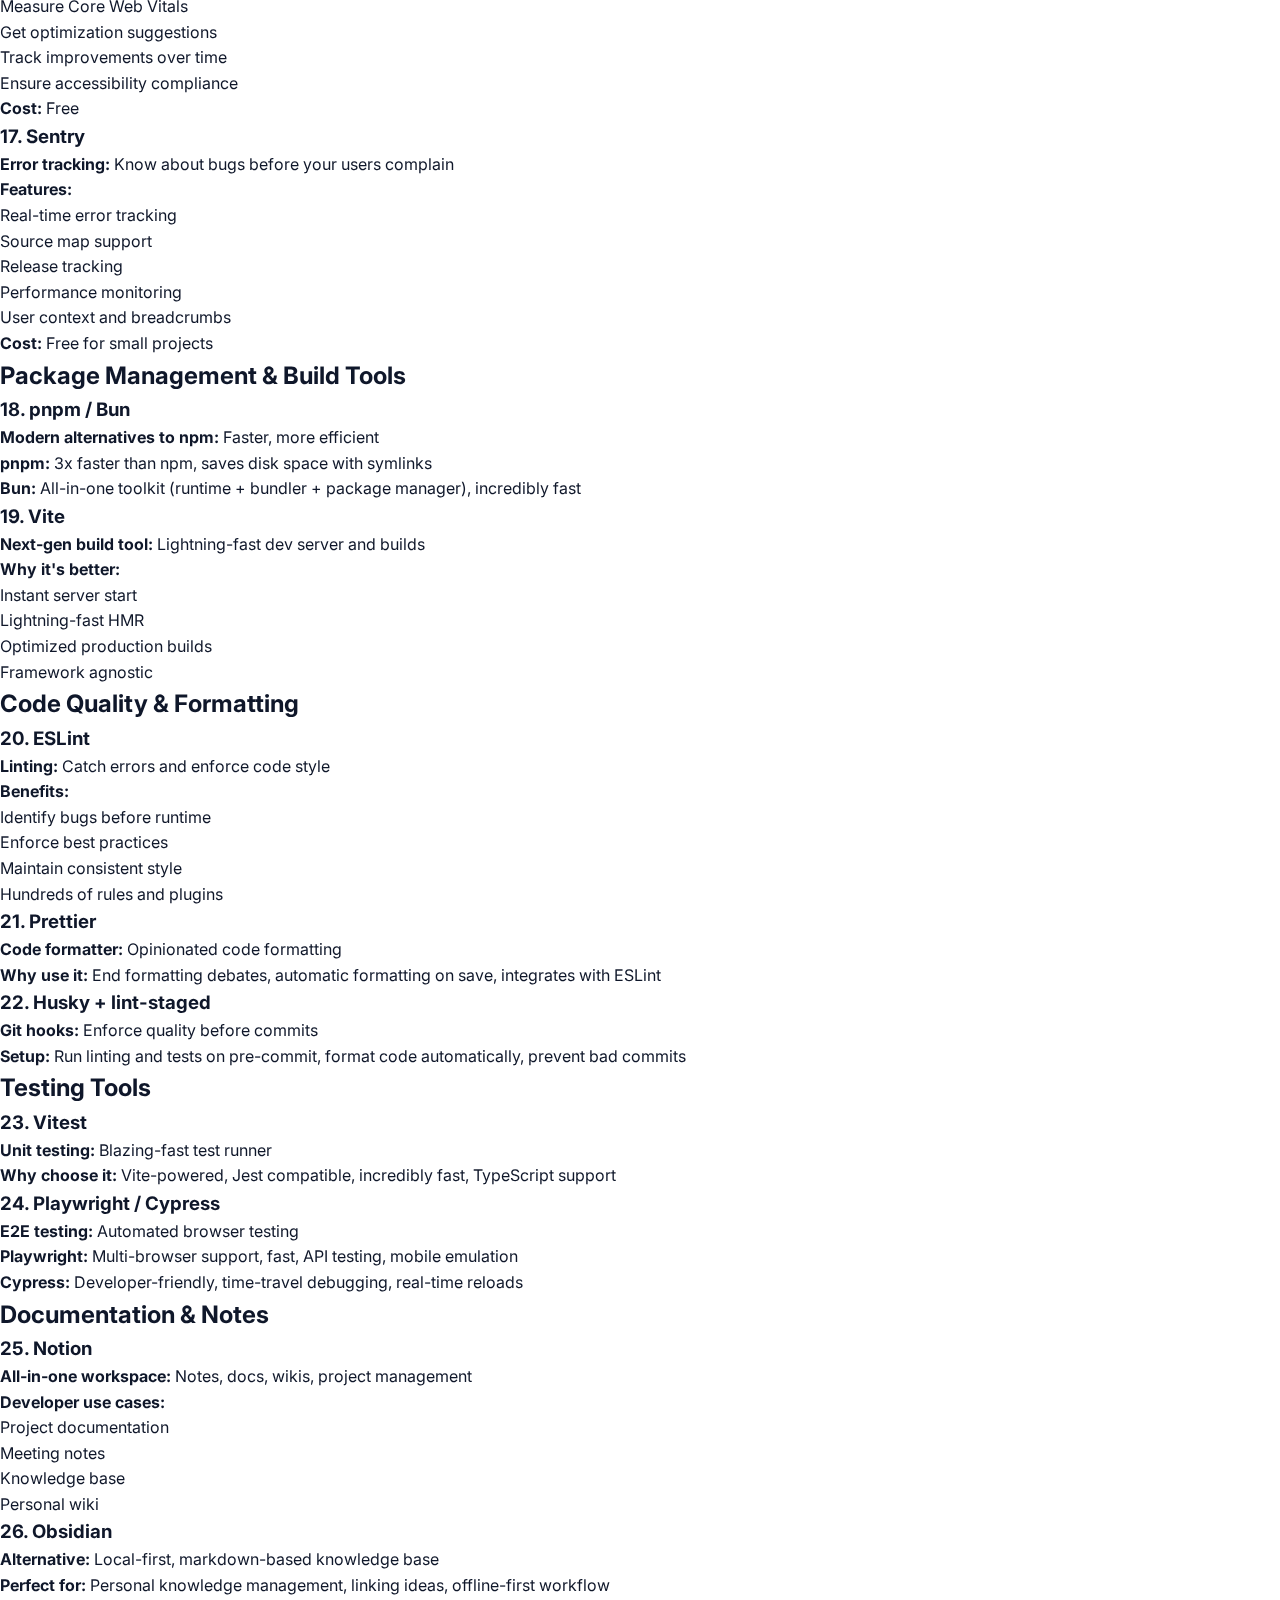
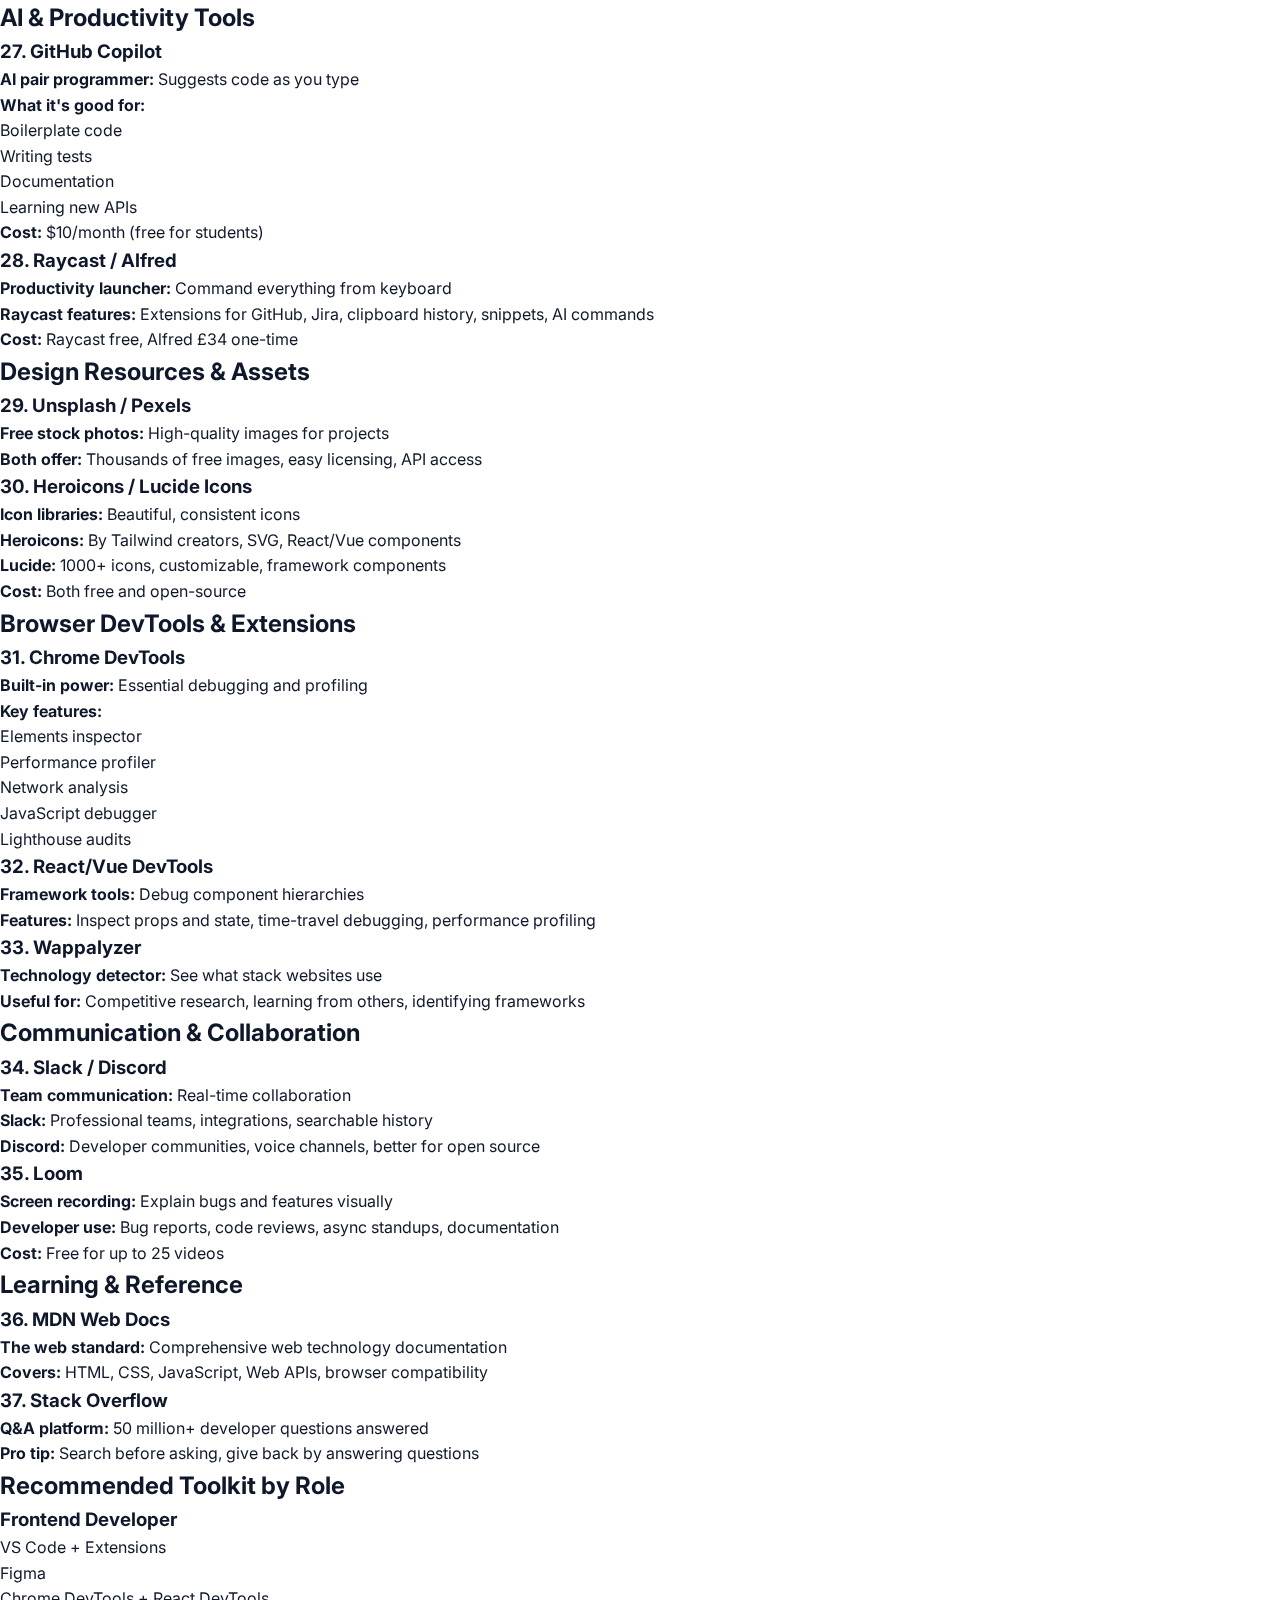
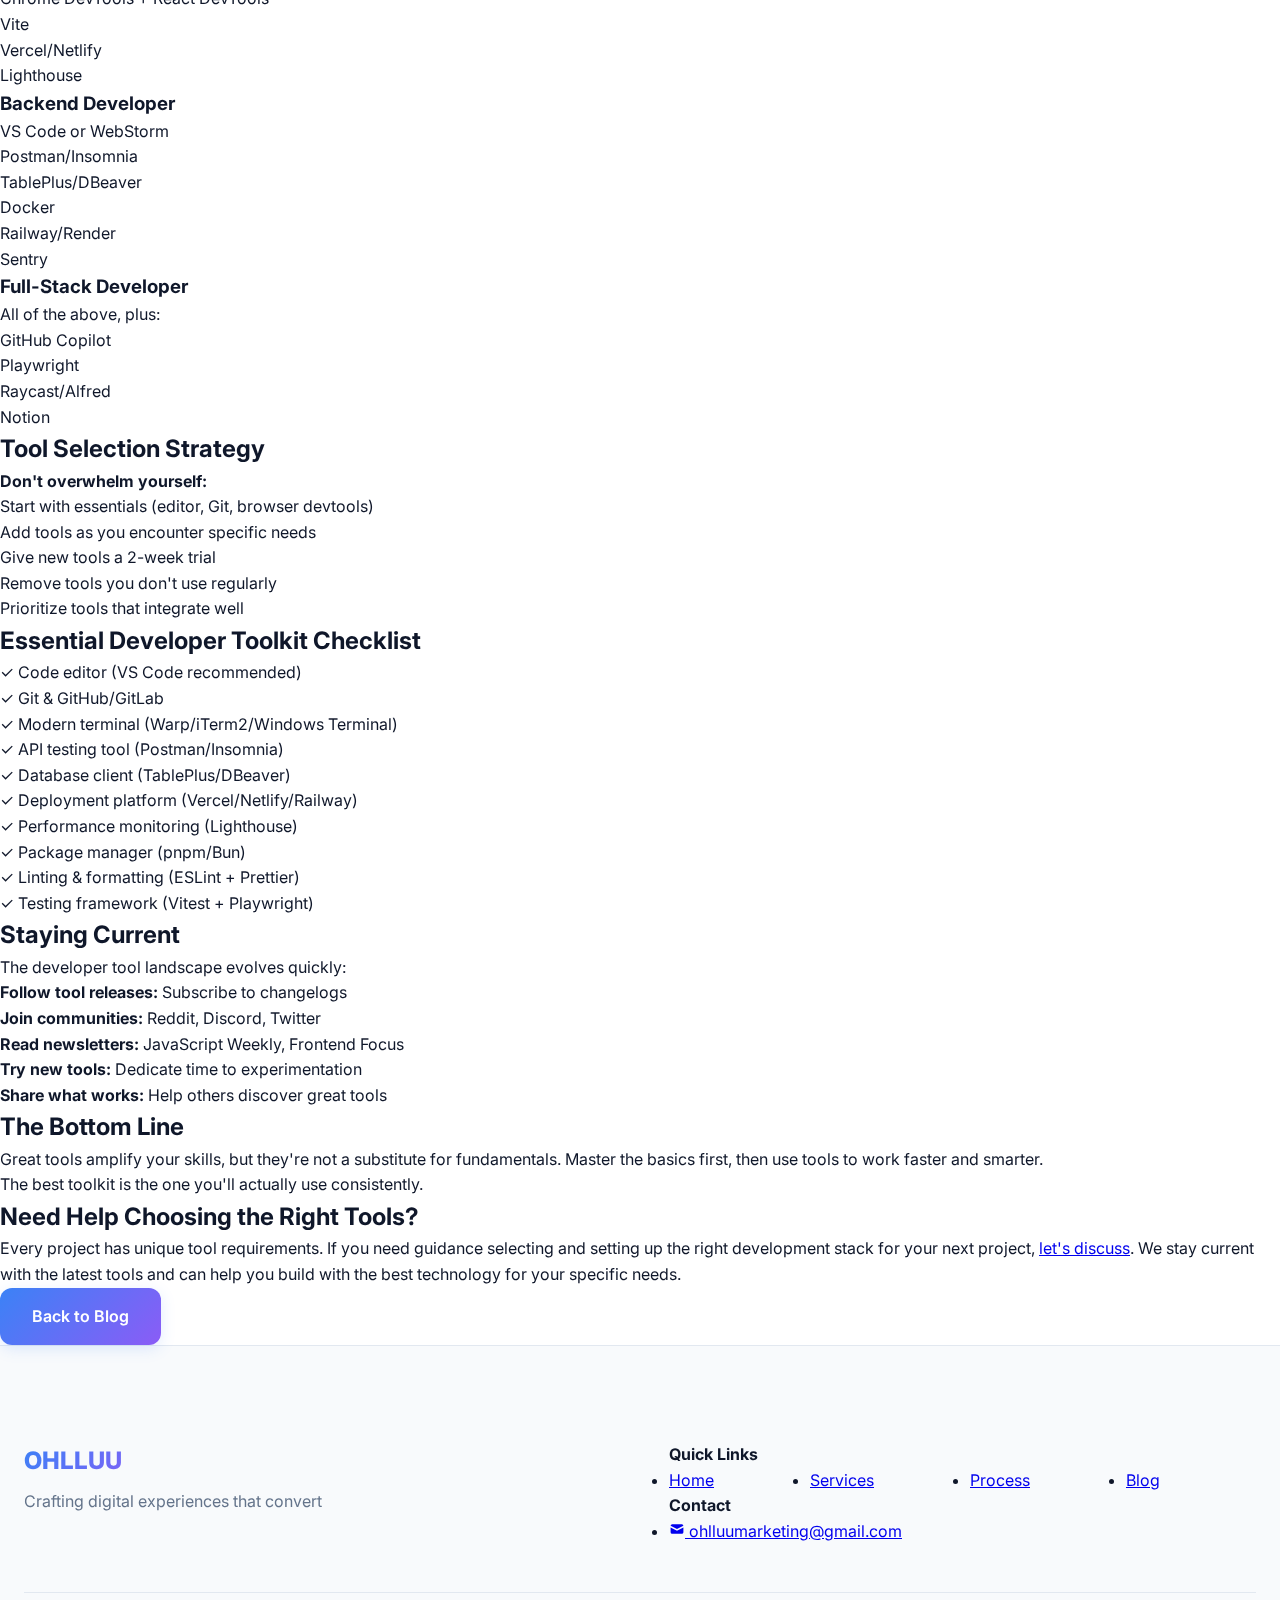
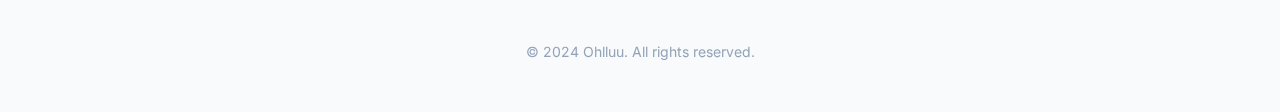
<file: blog-developer-tools.html>
<!DOCTYPE html>
<html lang="en">
<head>
    <meta charset="UTF-8">
    <meta name="viewport" content="width=device-width, initial-scale=1.0">

    <!-- Primary SEO Tags -->
    <title>Essential Developer Tools for 2025 | Boost Your Productivity | Ohlluu</title>
    <meta name="description" content="Discover the must-have developer tools for 2025. From code editors to deployment platforms, build your ultimate developer toolkit and boost productivity.">
    <meta name="keywords" content="developer tools, coding tools 2025, web development tools, productivity tools, developer toolkit">
    <meta name="author" content="Ohlluu">
    <link rel="canonical" href="https://ohlluu.com/blog-developer-tools.html">

    <!-- Open Graph / Facebook -->
    <meta property="og:type" content="article">
    <meta property="og:url" content="https://ohlluu.com/blog-developer-tools.html">
    <meta property="og:title" content="Essential Developer Tools for 2025">
    <meta property="og:description" content="The must-have tools that will boost your productivity and help you build better software.">
    <meta property="og:image" content="https://ohlluu.com/assets/og-image.jpg">

    <!-- Article Schema Markup -->
    <script type="application/ld+json">
    {
        "@context": "https://schema.org",
        "@type": "BlogPosting",
        "headline": "Essential Developer Tools for 2025",
        "description": "Comprehensive guide to the best developer tools and productivity software for 2025",
        "author": {
            "@type": "Person",
            "name": "Ohlluu"
        },
        "datePublished": "2024-12-08",
        "dateModified": "2024-12-08",
        "publisher": {
            "@type": "Organization",
            "name": "Ohlluu"
        }
    }
    </script>

    <!-- Favicon -->
    <link rel="icon" type="image/png" sizes="32x32" href="favicon-32x32.png">
    <link rel="icon" type="image/png" sizes="16x16" href="favicon-16x16.png">

    <!-- Fonts -->
    <link rel="preconnect" href="https://fonts.googleapis.com">
    <link rel="preconnect" href="https://fonts.gstatic.com" crossorigin>
    <link href="https://fonts.googleapis.com/css2?family=Outfit:wght@400;500;600;700;800;900&family=Inter:wght@300;400;500;600;700;800;900&family=JetBrains+Mono:wght@400;500;600;700&display=swap" rel="stylesheet">

    <!-- Stylesheet -->
    <link rel="stylesheet" href="styles.css">

    <!-- Google Analytics -->
    <script async src="https://www.googletagmanager.com/gtag/js?id=G-JER8088KML"></script>
    <script>
        window.dataLayer = window.dataLayer || [];
        function gtag(){dataLayer.push(arguments);}
        gtag('js', new Date());
        gtag('config', 'G-JER8088KML');
    </script>
</head>
<body>
    <!-- Navigation -->
    <nav class="navbar" id="navbar">
        <div class="nav-container">
            <a href="index.html" class="nav-logo">
                <span class="logo-text">OHLLUU</span>
                <div class="logo-dot"></div>
            </a>

            <div class="nav-menu" id="nav-menu">
                <a href="index.html" class="nav-link">Home</a>
                <a href="index.html#services-main" class="nav-link">Services</a>
                <a href="index.html#process" class="nav-link">Process</a>
                <a href="index.html#why-choose-us" class="nav-link">About</a>
                <a href="index.html#contact" class="nav-link">Contact</a>

                <button class="theme-toggle" id="theme-toggle" aria-label="Toggle dark mode">
                    <div class="toggle-track">
                        <div class="toggle-thumb">
                            <span class="toggle-icon">🌙</span>
                        </div>
                    </div>
                </button>
            </div>

            <button class="nav-toggle" id="nav-toggle" aria-label="Toggle navigation">
                <span class="hamburger"></span>
                <span class="hamburger"></span>
                <span class="hamburger"></span>
            </button>
        </div>
    </nav>

    <!-- Article Header -->
    <article class="blog-post">
        <header class="blog-post-header">
            <div class="container-small">
                <a href="blog.html" class="blog-back-link">
                    <svg width="20" height="20" fill="currentColor" viewBox="0 0 20 20">
                        <path d="M9.707 16.707a1 1 0 01-1.414 0l-6-6a1 1 0 010-1.414l6-6a1 1 0 011.414 1.414L5.414 9H17a1 1 0 110 2H5.414l4.293 4.293a1 1 0 010 1.414z"/>
                    </svg>
                    Back to Blog
                </a>
                <div class="blog-post-meta">
                    <span class="blog-category">Tools</span>
                    <span class="blog-date">December 8, 2024</span>
                    <span class="blog-reading-time">13 min read</span>
                </div>
                <h1 class="blog-post-title">Essential Developer Tools for 2025</h1>
                <p class="blog-post-intro">The right tools can 10x your productivity and code quality. Here's a comprehensive guide to the must-have tools in every developer's toolkit for 2025.</p>
            </div>
        </header>

        <div class="blog-post-content">
            <div class="container-small">
                <section class="content-section">
                    <h2>Code Editors & IDEs</h2>
                    <p>Your code editor is where you'll spend most of your time. Choose wisely.</p>
                </section>

                <section class="content-section">
                    <h3>1. Visual Studio Code</h3>
                    <p><strong>Why it's essential:</strong> The most popular editor for good reason.</p>
                    <p><strong>Key features:</strong></p>
                    <ul>
                        <li><strong>IntelliSense:</strong> Smart code completion</li>
                        <li><strong>Extensions:</strong> 30,000+ extensions for every need</li>
                        <li><strong>Git integration:</strong> Built-in version control</li>
                        <li><strong>Debugging:</strong> Powerful integrated debugger</li>
                        <li><strong>Lightweight:</strong> Fast startup and performance</li>
                    </ul>
                    <p><strong>Must-have extensions:</strong> ESLint, Prettier, GitLens, Live Server, REST Client</p>
                    <p><strong>Cost:</strong> Free | <strong>Website:</strong> code.visualstudio.com</p>
                </section>

                <section class="content-section">
                    <h3>2. WebStorm / PHPStorm</h3>
                    <p><strong>Best for:</strong> Large projects requiring advanced IDE features</p>
                    <p><strong>Why consider it:</strong> More powerful than VS Code for complex codebases, superior refactoring tools, built-in tools without extensions.</p>
                    <p><strong>Cost:</strong> $149/year (free for students) | <strong>Website:</strong> jetbrains.com</p>
                </section>

                <section class="content-section">
                    <h2>Version Control & Collaboration</h2>
                </section>

                <section class="content-section">
                    <h3>3. Git & GitHub/GitLab</h3>
                    <p><strong>Non-negotiable:</strong> Version control is fundamental to modern development.</p>
                    <p><strong>GitHub features:</strong></p>
                    <ul>
                        <li>Code hosting and collaboration</li>
                        <li>Pull requests and code review</li>
                        <li>Actions for CI/CD</li>
                        <li>Project management tools</li>
                        <li>Largest developer community</li>
                    </ul>
                    <p><strong>GitLab alternative:</strong> Better for self-hosted needs, built-in CI/CD</p>
                    <p><strong>Cost:</strong> Free tier available for both</p>
                </section>

                <section class="content-section">
                    <h3>4. GitHub Desktop / GitKraken</h3>
                    <p><strong>For:</strong> Developers who prefer visual Git interfaces</p>
                    <p><strong>GitHub Desktop:</strong> Simple, free, great for beginners</p>
                    <p><strong>GitKraken:</strong> More powerful, beautiful UI, supports multiple platforms</p>
                </section>

                <section class="content-section">
                    <h2>Terminal & Command Line Tools</h2>
                </section>

                <section class="content-section">
                    <h3>5. Warp / iTerm2 / Windows Terminal</h3>
                    <p><strong>Warp (Mac):</strong> Modern terminal with AI features, blocks-based output, collaborative features</p>
                    <p><strong>iTerm2 (Mac):</strong> Highly customizable, split panes, search, autocomplete</p>
                    <p><strong>Windows Terminal:</strong> Modern terminal for Windows with tabs and customization</p>
                </section>

                <section class="content-section">
                    <h3>6. Oh My Zsh / Powerlevel10k</h3>
                    <p><strong>Purpose:</strong> Supercharge your shell with plugins and themes</p>
                    <p><strong>Features:</strong></p>
                    <ul>
                        <li>Git status in your prompt</li>
                        <li>Auto-suggestions</li>
                        <li>Syntax highlighting</li>
                        <li>Hundreds of plugins</li>
                        <li>Beautiful themes</li>
                    </ul>
                </section>

                <section class="content-section">
                    <h2>API Development & Testing</h2>
                </section>

                <section class="content-section">
                    <h3>7. Postman / Insomnia</h3>
                    <p><strong>Essential for:</strong> Testing APIs and debugging HTTP requests</p>
                    <p><strong>Postman features:</strong></p>
                    <ul>
                        <li>Request collections</li>
                        <li>Environment variables</li>
                        <li>Automated testing</li>
                        <li>API documentation</li>
                        <li>Team collaboration</li>
                    </ul>
                    <p><strong>Insomnia alternative:</strong> Cleaner UI, faster, better for GraphQL</p>
                    <p><strong>Cost:</strong> Free tier available</p>
                </section>

                <section class="content-section">
                    <h3>8. Bruno / Hoppscotch</h3>
                    <p><strong>Open-source alternatives:</strong> For developers who want local-first tools</p>
                    <p><strong>Bruno:</strong> Git-friendly, stores collections as files</p>
                    <p><strong>Hoppscotch:</strong> Fast, web-based, beautiful interface</p>
                </section>

                <section class="content-section">
                    <h2>Database Tools</h2>
                </section>

                <section class="content-section">
                    <h3>9. TablePlus / DBeaver</h3>
                    <p><strong>TablePlus:</strong> Beautiful, native database client for Mac/Windows</p>
                    <ul>
                        <li>Supports 10+ databases</li>
                        <li>Lightning fast</li>
                        <li>Intuitive interface</li>
                        <li>Code review before execution</li>
                    </ul>
                    <p><strong>DBeaver:</strong> Free, open-source alternative supporting 80+ databases</p>
                    <p><strong>Cost:</strong> TablePlus $89 one-time | DBeaver free</p>
                </section>

                <section class="content-section">
                    <h3>10. Redis Insight / MongoDB Compass</h3>
                    <p><strong>Specialized tools:</strong> For NoSQL databases</p>
                    <p><strong>Redis Insight:</strong> Visualize and optimize Redis data</p>
                    <p><strong>MongoDB Compass:</strong> GUI for MongoDB with aggregation builder</p>
                    <p><strong>Cost:</strong> Both free</p>
                </section>

                <section class="content-section">
                    <h2>Design & Prototyping</h2>
                </section>

                <section class="content-section">
                    <h3>11. Figma</h3>
                    <p><strong>Industry standard:</strong> Design and prototyping tool</p>
                    <p><strong>Why developers need it:</strong></p>
                    <ul>
                        <li>Inspect designs and export assets</li>
                        <li>Get exact CSS values</li>
                        <li>Prototype interactive flows</li>
                        <li>Collaborate with designers</li>
                        <li>Handoff tool integration</li>
                    </ul>
                    <p><strong>Cost:</strong> Free for individuals</p>
                </section>

                <section class="content-section">
                    <h2>Deployment & Hosting</h2>
                </section>

                <section class="content-section">
                    <h3>12. Vercel</h3>
                    <p><strong>Best for:</strong> Next.js and frontend deployments</p>
                    <p><strong>Features:</strong></p>
                    <ul>
                        <li>Zero-config deployments</li>
                        <li>Automatic HTTPS</li>
                        <li>Preview deployments for PRs</li>
                        <li>Edge functions</li>
                        <li>Analytics built-in</li>
                    </ul>
                    <p><strong>Cost:</strong> Free hobby tier, Pro from $20/month</p>
                </section>

                <section class="content-section">
                    <h3>13. Netlify</h3>
                    <p><strong>Alternative to Vercel:</strong> Great for static sites and Jamstack</p>
                    <p><strong>Unique features:</strong> Form handling, split testing, edge functions</p>
                    <p><strong>Cost:</strong> Free tier available</p>
                </section>

                <section class="content-section">
                    <h3>14. Railway / Render</h3>
                    <p><strong>Best for:</strong> Full-stack applications with databases</p>
                    <p><strong>Railway:</strong> Deploy from GitHub, includes databases, simple pricing</p>
                    <p><strong>Render:</strong> Heroku alternative, free tier for small projects</p>
                </section>

                <section class="content-section">
                    <h3>15. Docker</h3>
                    <p><strong>Essential for:</strong> Consistent development environments</p>
                    <p><strong>Why use it:</strong></p>
                    <ul>
                        <li>"Works on my machine" problems solved</li>
                        <li>Isolate dependencies</li>
                        <li>Easy local development setup</li>
                        <li>Production parity</li>
                    </ul>
                    <p><strong>Cost:</strong> Free</p>
                </section>

                <section class="content-section">
                    <h2>Performance & Monitoring</h2>
                </section>

                <section class="content-section">
                    <h3>16. Lighthouse / PageSpeed Insights</h3>
                    <p><strong>Purpose:</strong> Audit performance, accessibility, SEO</p>
                    <p><strong>Use cases:</strong></p>
                    <ul>
                        <li>Measure Core Web Vitals</li>
                        <li>Get optimization suggestions</li>
                        <li>Track improvements over time</li>
                        <li>Ensure accessibility compliance</li>
                    </ul>
                    <p><strong>Cost:</strong> Free</p>
                </section>

                <section class="content-section">
                    <h3>17. Sentry</h3>
                    <p><strong>Error tracking:</strong> Know about bugs before your users complain</p>
                    <p><strong>Features:</strong></p>
                    <ul>
                        <li>Real-time error tracking</li>
                        <li>Source map support</li>
                        <li>Release tracking</li>
                        <li>Performance monitoring</li>
                        <li>User context and breadcrumbs</li>
                    </ul>
                    <p><strong>Cost:</strong> Free for small projects</p>
                </section>

                <section class="content-section">
                    <h2>Package Management & Build Tools</h2>
                </section>

                <section class="content-section">
                    <h3>18. pnpm / Bun</h3>
                    <p><strong>Modern alternatives to npm:</strong> Faster, more efficient</p>
                    <p><strong>pnpm:</strong> 3x faster than npm, saves disk space with symlinks</p>
                    <p><strong>Bun:</strong> All-in-one toolkit (runtime + bundler + package manager), incredibly fast</p>
                </section>

                <section class="content-section">
                    <h3>19. Vite</h3>
                    <p><strong>Next-gen build tool:</strong> Lightning-fast dev server and builds</p>
                    <p><strong>Why it's better:</strong></p>
                    <ul>
                        <li>Instant server start</li>
                        <li>Lightning-fast HMR</li>
                        <li>Optimized production builds</li>
                        <li>Framework agnostic</li>
                    </ul>
                </section>

                <section class="content-section">
                    <h2>Code Quality & Formatting</h2>
                </section>

                <section class="content-section">
                    <h3>20. ESLint</h3>
                    <p><strong>Linting:</strong> Catch errors and enforce code style</p>
                    <p><strong>Benefits:</strong></p>
                    <ul>
                        <li>Identify bugs before runtime</li>
                        <li>Enforce best practices</li>
                        <li>Maintain consistent style</li>
                        <li>Hundreds of rules and plugins</li>
                    </ul>
                </section>

                <section class="content-section">
                    <h3>21. Prettier</h3>
                    <p><strong>Code formatter:</strong> Opinionated code formatting</p>
                    <p><strong>Why use it:</strong> End formatting debates, automatic formatting on save, integrates with ESLint</p>
                </section>

                <section class="content-section">
                    <h3>22. Husky + lint-staged</h3>
                    <p><strong>Git hooks:</strong> Enforce quality before commits</p>
                    <p><strong>Setup:</strong> Run linting and tests on pre-commit, format code automatically, prevent bad commits</p>
                </section>

                <section class="content-section">
                    <h2>Testing Tools</h2>
                </section>

                <section class="content-section">
                    <h3>23. Vitest</h3>
                    <p><strong>Unit testing:</strong> Blazing-fast test runner</p>
                    <p><strong>Why choose it:</strong> Vite-powered, Jest compatible, incredibly fast, TypeScript support</p>
                </section>

                <section class="content-section">
                    <h3>24. Playwright / Cypress</h3>
                    <p><strong>E2E testing:</strong> Automated browser testing</p>
                    <p><strong>Playwright:</strong> Multi-browser support, fast, API testing, mobile emulation</p>
                    <p><strong>Cypress:</strong> Developer-friendly, time-travel debugging, real-time reloads</p>
                </section>

                <section class="content-section">
                    <h2>Documentation & Notes</h2>
                </section>

                <section class="content-section">
                    <h3>25. Notion</h3>
                    <p><strong>All-in-one workspace:</strong> Notes, docs, wikis, project management</p>
                    <p><strong>Developer use cases:</strong></p>
                    <ul>
                        <li>Project documentation</li>
                        <li>Meeting notes</li>
                        <li>Knowledge base</li>
                        <li>Personal wiki</li>
                    </ul>
                </section>

                <section class="content-section">
                    <h3>26. Obsidian</h3>
                    <p><strong>Alternative:</strong> Local-first, markdown-based knowledge base</p>
                    <p><strong>Perfect for:</strong> Personal knowledge management, linking ideas, offline-first workflow</p>
                </section>

                <section class="content-section">
                    <h2>AI & Productivity Tools</h2>
                </section>

                <section class="content-section">
                    <h3>27. GitHub Copilot</h3>
                    <p><strong>AI pair programmer:</strong> Suggests code as you type</p>
                    <p><strong>What it's good for:</strong></p>
                    <ul>
                        <li>Boilerplate code</li>
                        <li>Writing tests</li>
                        <li>Documentation</li>
                        <li>Learning new APIs</li>
                    </ul>
                    <p><strong>Cost:</strong> $10/month (free for students)</p>
                </section>

                <section class="content-section">
                    <h3>28. Raycast / Alfred</h3>
                    <p><strong>Productivity launcher:</strong> Command everything from keyboard</p>
                    <p><strong>Raycast features:</strong> Extensions for GitHub, Jira, clipboard history, snippets, AI commands</p>
                    <p><strong>Cost:</strong> Raycast free, Alfred £34 one-time</p>
                </section>

                <section class="content-section">
                    <h2>Design Resources & Assets</h2>
                </section>

                <section class="content-section">
                    <h3>29. Unsplash / Pexels</h3>
                    <p><strong>Free stock photos:</strong> High-quality images for projects</p>
                    <p><strong>Both offer:</strong> Thousands of free images, easy licensing, API access</p>
                </section>

                <section class="content-section">
                    <h3>30. Heroicons / Lucide Icons</h3>
                    <p><strong>Icon libraries:</strong> Beautiful, consistent icons</p>
                    <p><strong>Heroicons:</strong> By Tailwind creators, SVG, React/Vue components</p>
                    <p><strong>Lucide:</strong> 1000+ icons, customizable, framework components</p>
                    <p><strong>Cost:</strong> Both free and open-source</p>
                </section>

                <section class="content-section">
                    <h2>Browser DevTools & Extensions</h2>
                </section>

                <section class="content-section">
                    <h3>31. Chrome DevTools</h3>
                    <p><strong>Built-in power:</strong> Essential debugging and profiling</p>
                    <p><strong>Key features:</strong></p>
                    <ul>
                        <li>Elements inspector</li>
                        <li>Performance profiler</li>
                        <li>Network analysis</li>
                        <li>JavaScript debugger</li>
                        <li>Lighthouse audits</li>
                    </ul>
                </section>

                <section class="content-section">
                    <h3>32. React/Vue DevTools</h3>
                    <p><strong>Framework tools:</strong> Debug component hierarchies</p>
                    <p><strong>Features:</strong> Inspect props and state, time-travel debugging, performance profiling</p>
                </section>

                <section class="content-section">
                    <h3>33. Wappalyzer</h3>
                    <p><strong>Technology detector:</strong> See what stack websites use</p>
                    <p><strong>Useful for:</strong> Competitive research, learning from others, identifying frameworks</p>
                </section>

                <section class="content-section">
                    <h2>Communication & Collaboration</h2>
                </section>

                <section class="content-section">
                    <h3>34. Slack / Discord</h3>
                    <p><strong>Team communication:</strong> Real-time collaboration</p>
                    <p><strong>Slack:</strong> Professional teams, integrations, searchable history</p>
                    <p><strong>Discord:</strong> Developer communities, voice channels, better for open source</p>
                </section>

                <section class="content-section">
                    <h3>35. Loom</h3>
                    <p><strong>Screen recording:</strong> Explain bugs and features visually</p>
                    <p><strong>Developer use:</strong> Bug reports, code reviews, async standups, documentation</p>
                    <p><strong>Cost:</strong> Free for up to 25 videos</p>
                </section>

                <section class="content-section">
                    <h2>Learning & Reference</h2>
                </section>

                <section class="content-section">
                    <h3>36. MDN Web Docs</h3>
                    <p><strong>The web standard:</strong> Comprehensive web technology documentation</p>
                    <p><strong>Covers:</strong> HTML, CSS, JavaScript, Web APIs, browser compatibility</p>
                </section>

                <section class="content-section">
                    <h3>37. Stack Overflow</h3>
                    <p><strong>Q&A platform:</strong> 50 million+ developer questions answered</p>
                    <p><strong>Pro tip:</strong> Search before asking, give back by answering questions</p>
                </section>

                <section class="content-section">
                    <h2>Recommended Toolkit by Role</h2>
                </section>

                <section class="content-section">
                    <h3>Frontend Developer</h3>
                    <ul>
                        <li>VS Code + Extensions</li>
                        <li>Figma</li>
                        <li>Chrome DevTools + React DevTools</li>
                        <li>Vite</li>
                        <li>Vercel/Netlify</li>
                        <li>Lighthouse</li>
                    </ul>
                </section>

                <section class="content-section">
                    <h3>Backend Developer</h3>
                    <ul>
                        <li>VS Code or WebStorm</li>
                        <li>Postman/Insomnia</li>
                        <li>TablePlus/DBeaver</li>
                        <li>Docker</li>
                        <li>Railway/Render</li>
                        <li>Sentry</li>
                    </ul>
                </section>

                <section class="content-section">
                    <h3>Full-Stack Developer</h3>
                    <ul>
                        <li>All of the above, plus:</li>
                        <li>GitHub Copilot</li>
                        <li>Playwright</li>
                        <li>Raycast/Alfred</li>
                        <li>Notion</li>
                    </ul>
                </section>

                <section class="content-section">
                    <h2>Tool Selection Strategy</h2>
                    <p><strong>Don't overwhelm yourself:</strong></p>
                    <ol>
                        <li>Start with essentials (editor, Git, browser devtools)</li>
                        <li>Add tools as you encounter specific needs</li>
                        <li>Give new tools a 2-week trial</li>
                        <li>Remove tools you don't use regularly</li>
                        <li>Prioritize tools that integrate well</li>
                    </ol>
                </section>

                <section class="content-section">
                    <h2>Essential Developer Toolkit Checklist</h2>
                    <ul>
                        <li>✓ Code editor (VS Code recommended)</li>
                        <li>✓ Git & GitHub/GitLab</li>
                        <li>✓ Modern terminal (Warp/iTerm2/Windows Terminal)</li>
                        <li>✓ API testing tool (Postman/Insomnia)</li>
                        <li>✓ Database client (TablePlus/DBeaver)</li>
                        <li>✓ Deployment platform (Vercel/Netlify/Railway)</li>
                        <li>✓ Performance monitoring (Lighthouse)</li>
                        <li>✓ Package manager (pnpm/Bun)</li>
                        <li>✓ Linting & formatting (ESLint + Prettier)</li>
                        <li>✓ Testing framework (Vitest + Playwright)</li>
                    </ul>
                </section>

                <section class="content-section">
                    <h2>Staying Current</h2>
                    <p>The developer tool landscape evolves quickly:</p>
                    <ul>
                        <li><strong>Follow tool releases:</strong> Subscribe to changelogs</li>
                        <li><strong>Join communities:</strong> Reddit, Discord, Twitter</li>
                        <li><strong>Read newsletters:</strong> JavaScript Weekly, Frontend Focus</li>
                        <li><strong>Try new tools:</strong> Dedicate time to experimentation</li>
                        <li><strong>Share what works:</strong> Help others discover great tools</li>
                    </ul>
                </section>

                <section class="content-section">
                    <h2>The Bottom Line</h2>
                    <p>Great tools amplify your skills, but they're not a substitute for fundamentals. Master the basics first, then use tools to work faster and smarter.</p>
                    <p>The best toolkit is the one you'll actually use consistently.</p>
                </section>

                <section class="content-section">
                    <h2>Need Help Choosing the Right Tools?</h2>
                    <p>Every project has unique tool requirements. If you need guidance selecting and setting up the right development stack for your next project, <a href="index.html#contact">let's discuss</a>. We stay current with the latest tools and can help you build with the best technology for your specific needs.</p>
                </section>

                <div class="blog-post-footer">
                    <a href="blog.html" class="btn btn-primary">Back to Blog</a>
                </div>
            </div>
        </div>
    </article>

    <!-- Footer -->
    <footer class="footer">
        <div class="container">
            <div class="footer-content">
                <div class="footer-main">
                    <div class="footer-brand">
                        <h3 class="footer-logo">OHLLUU</h3>
                        <p class="footer-tagline">Crafting digital experiences that convert</p>
                    </div>
                </div>

                <div class="footer-links-grid">
                    <div class="footer-column">
                        <h4 class="footer-heading">Quick Links</h4>
                        <ul class="footer-links">
                            <li><a href="index.html" class="footer-link">Home</a></li>
                            <li><a href="index.html#services-main" class="footer-link">Services</a></li>
                            <li><a href="index.html#process" class="footer-link">Process</a></li>
                            <li><a href="blog.html" class="footer-link">Blog</a></li>
                        </ul>
                    </div>

                    <div class="footer-column">
                        <h4 class="footer-heading">Contact</h4>
                        <ul class="footer-links">
                            <li>
                                <a href="mailto:ohlluumarketing@gmail.com" class="footer-link footer-contact-link">
                                    <svg width="16" height="16" fill="currentColor" viewBox="0 0 20 20" class="footer-icon">
                                        <path d="M2.003 5.884L10 9.882l7.997-3.998A2 2 0 0016 4H4a2 2 0 00-1.997 1.884z"/>
                                        <path d="M18 8.118l-8 4-8-4V14a2 2 0 002 2h12a2 2 0 002-2V8.118z"/>
                                    </svg>
                                    ohlluumarketing@gmail.com
                                </a>
                            </li>
                        </ul>
                    </div>
                </div>
            </div>

            <div class="footer-bottom">
                <p class="footer-copyright">
                    &copy; 2024 Ohlluu. All rights reserved.
                </p>
            </div>
        </div>
    </footer>

    <!-- Scripts -->
    <script src="script.js"></script>
</body>
</html>
</file>
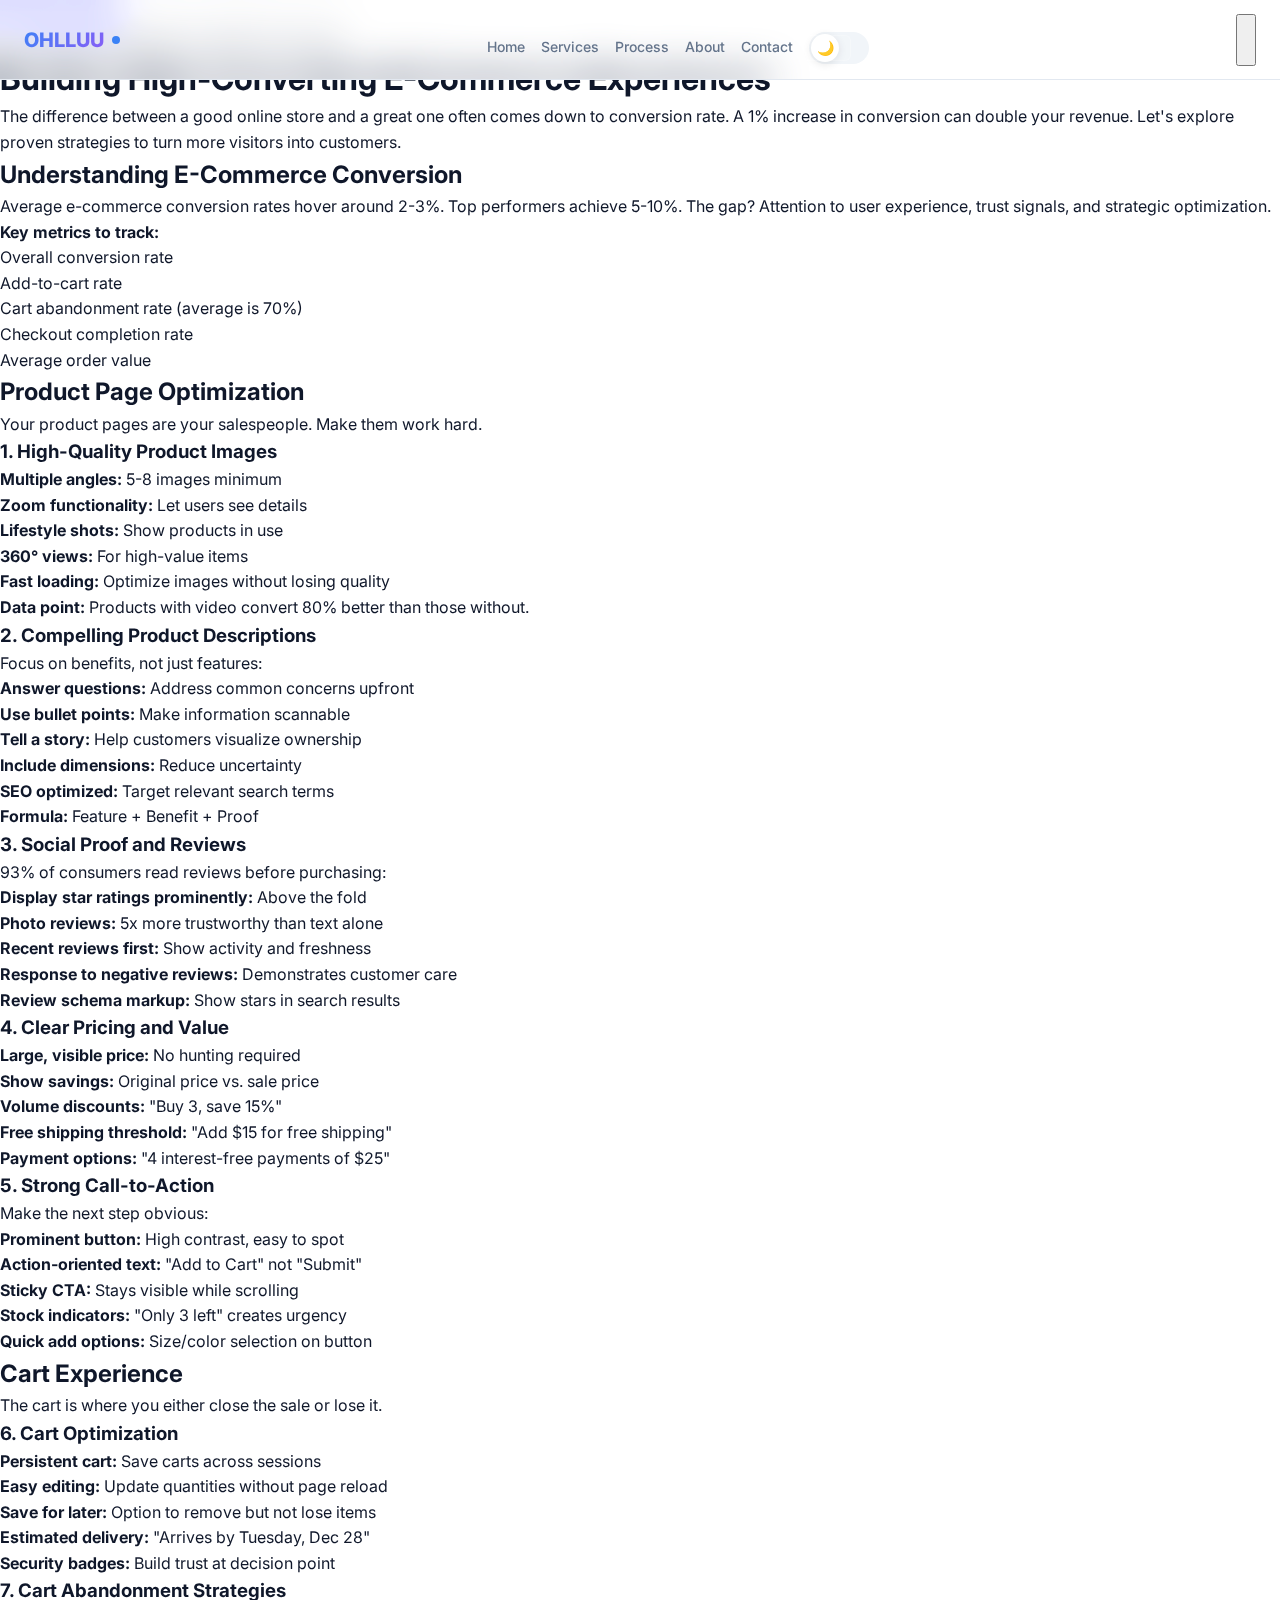
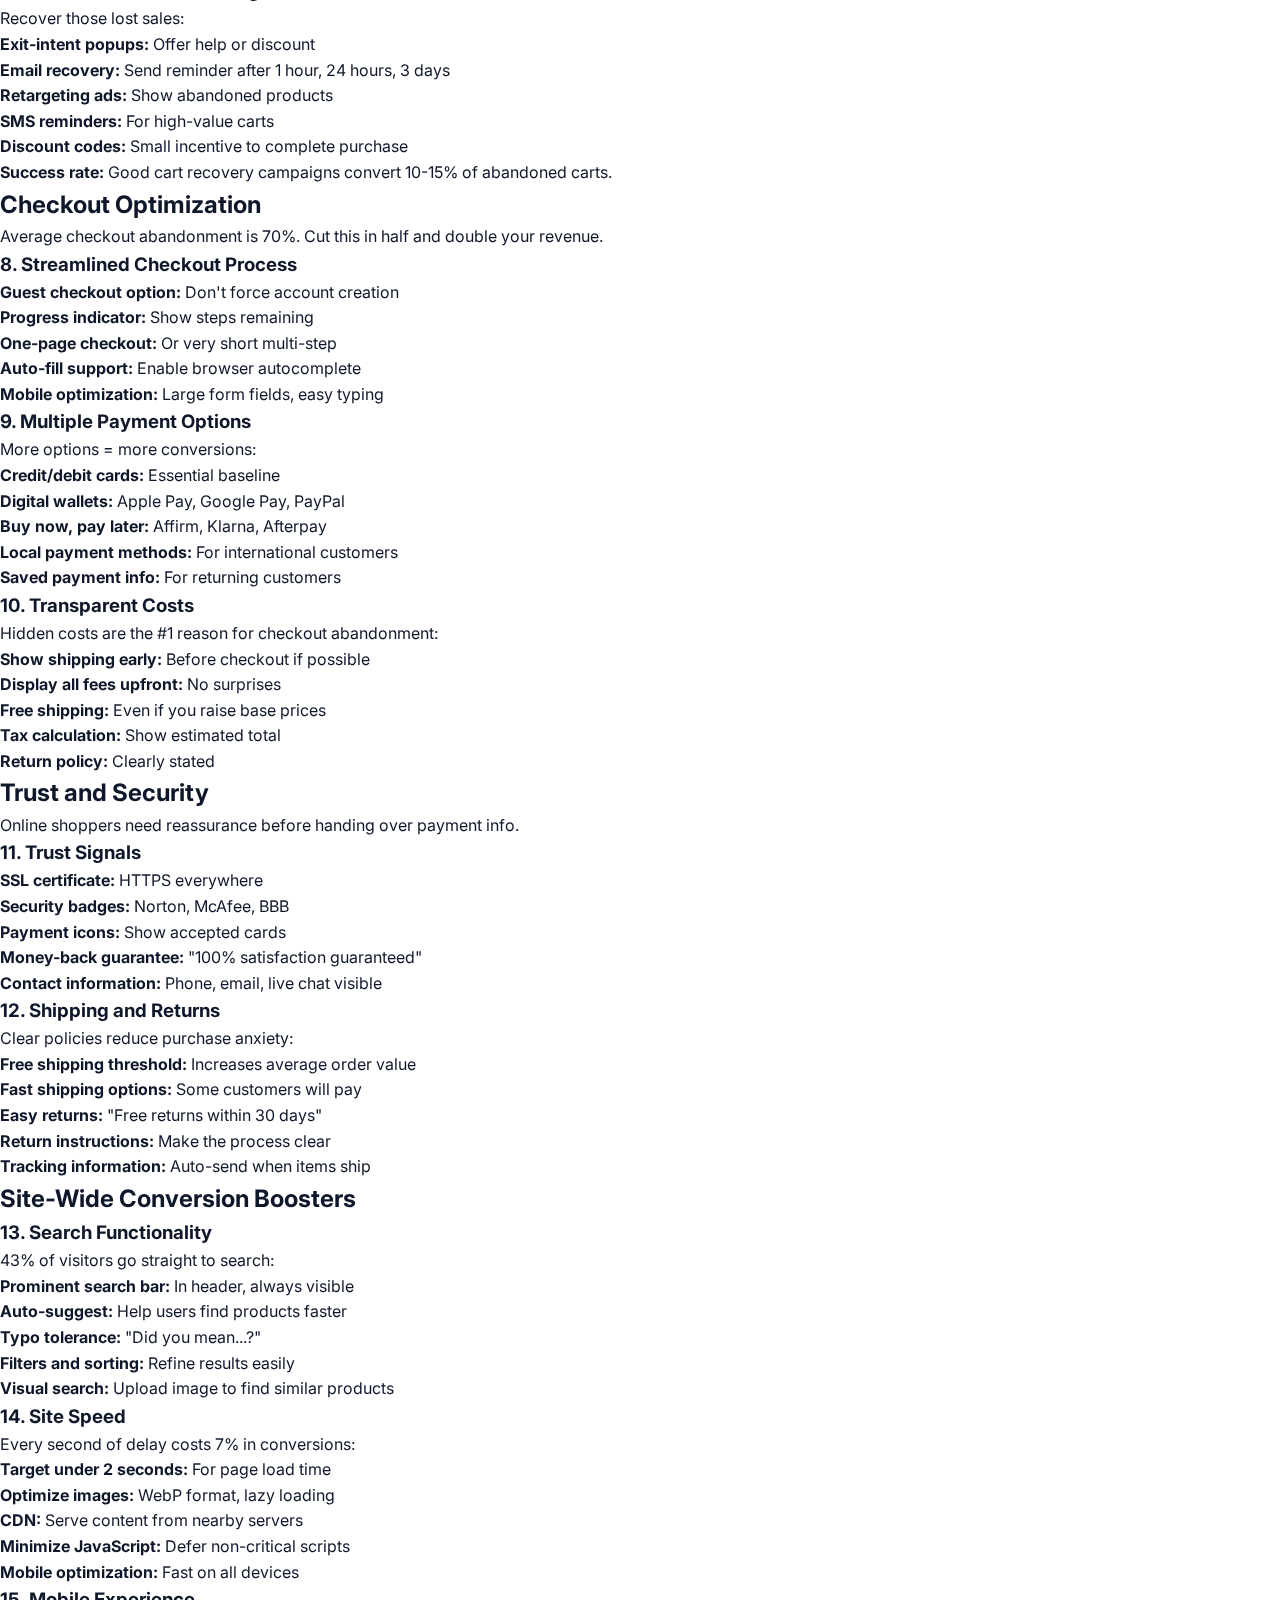
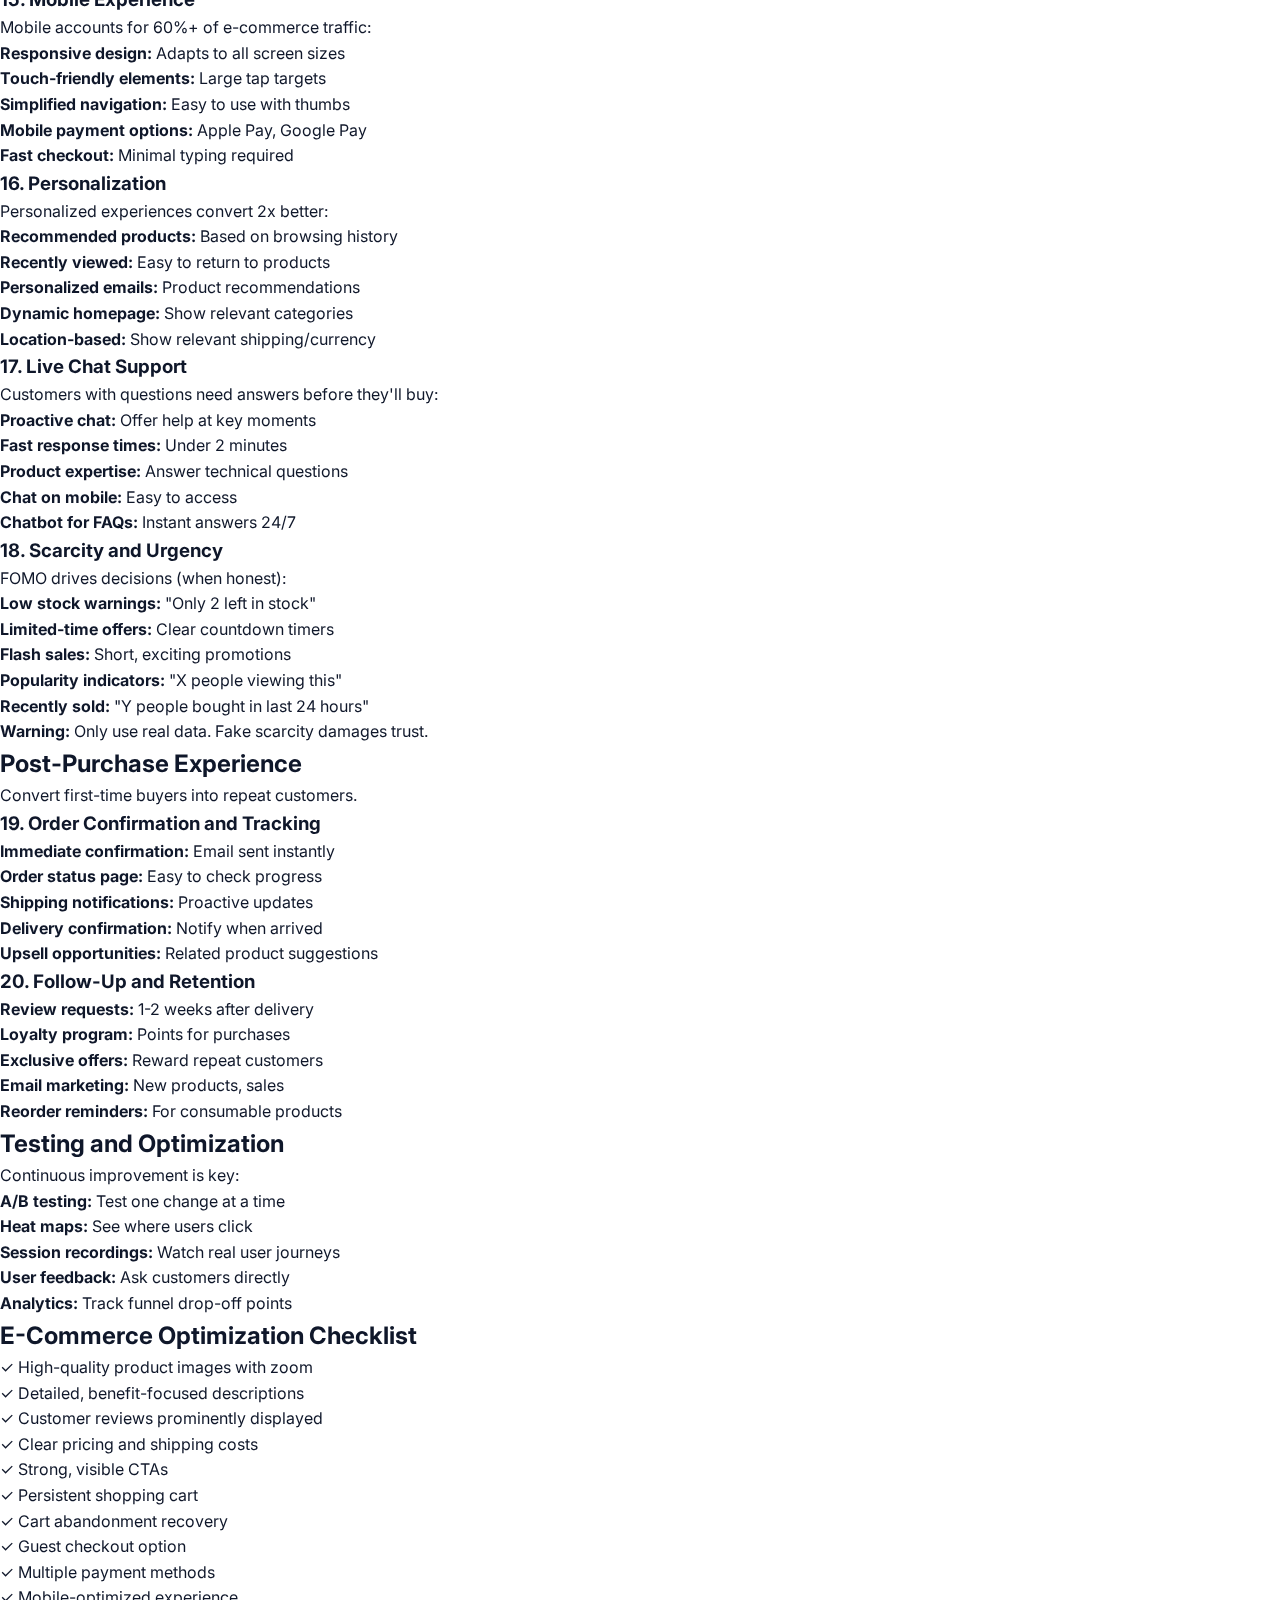
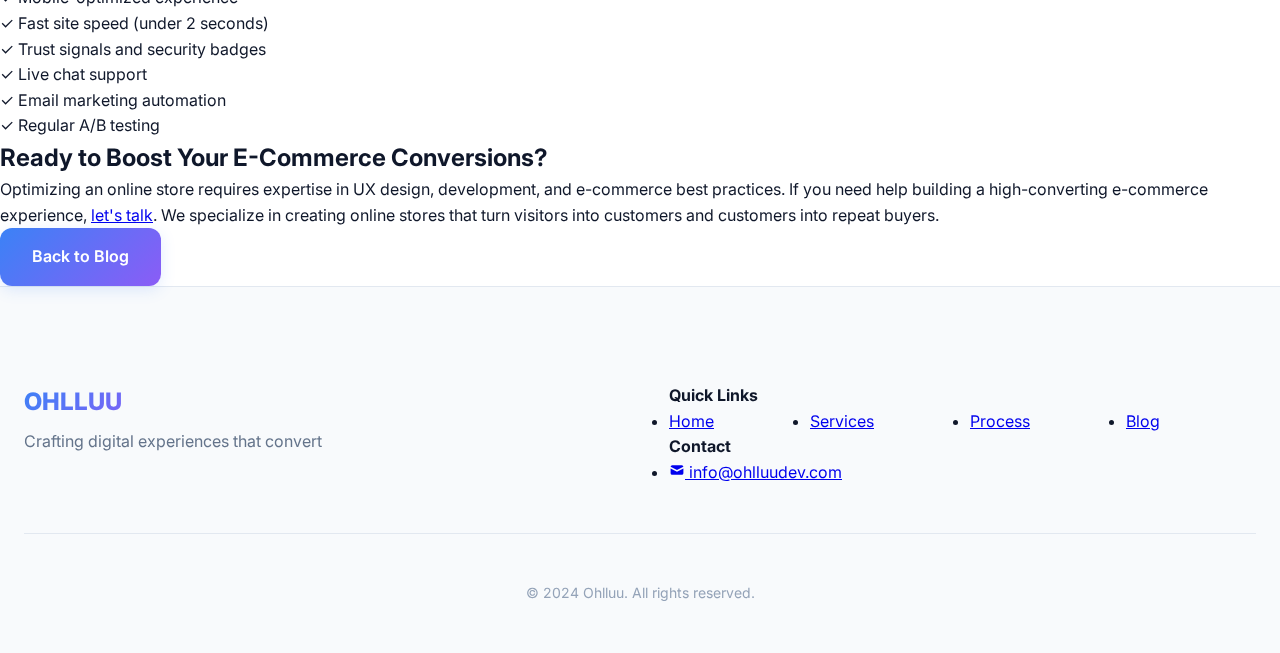
<file: blog-ecommerce.html>
<!DOCTYPE html>
<html lang="en">
<head>
    <meta charset="UTF-8">
    <meta name="viewport" content="width=device-width, initial-scale=1.0">

    <!-- Primary SEO Tags -->
    <title>Building High-Converting E-Commerce Experiences | Ohlluu</title>
    <meta name="description" content="Boost your online store's conversion rate with proven e-commerce strategies. From checkout optimization to product pages that sell, learn how to maximize revenue.">
    <meta name="keywords" content="e-commerce optimization, conversion rate, online store, checkout optimization, product pages, e-commerce UX">
    <meta name="author" content="Ohlluu">
    <link rel="canonical" href="https://ohlluudev.com/blog-ecommerce.html">

    <!-- Open Graph / Facebook -->
    <meta property="og:type" content="article">
    <meta property="og:url" content="https://ohlluudev.com/blog-ecommerce.html">
    <meta property="og:title" content="Building High-Converting E-Commerce Experiences">
    <meta property="og:description" content="Proven strategies to boost your online store's conversion rate and maximize revenue.">
    <meta property="og:image" content="https://ohlluudev.com/assets/og-image.jpg">

    <!-- Article Schema Markup -->
    <script type="application/ld+json">
    {
        "@context": "https://schema.org",
        "@type": "BlogPosting",
        "headline": "Building High-Converting E-Commerce Experiences",
        "description": "Comprehensive guide to e-commerce optimization and conversion rate improvement",
        "author": {
            "@type": "Person",
            "name": "Ohlluu"
        },
        "datePublished": "2024-12-12",
        "dateModified": "2024-12-12",
        "publisher": {
            "@type": "Organization",
            "name": "Ohlluu"
        }
    }
    </script>

    <!-- Favicon -->
    <link rel="icon" type="image/png" sizes="32x32" href="favicon-32x32.png">
    <link rel="icon" type="image/png" sizes="16x16" href="favicon-16x16.png">

    <!-- Fonts -->
    <link rel="preconnect" href="https://fonts.googleapis.com">
    <link rel="preconnect" href="https://fonts.gstatic.com" crossorigin>
    <link href="https://fonts.googleapis.com/css2?family=Outfit:wght@400;500;600;700;800;900&family=Inter:wght@300;400;500;600;700;800;900&family=JetBrains+Mono:wght@400;500;600;700&display=swap" rel="stylesheet">

    <!-- Stylesheet -->
    <link rel="stylesheet" href="styles.css">

    <!-- Google Analytics -->
    <script async src="https://www.googletagmanager.com/gtag/js?id=G-JER8088KML"></script>
    <script>
        window.dataLayer = window.dataLayer || [];
        function gtag(){dataLayer.push(arguments);}
        gtag('js', new Date());
        gtag('config', 'G-JER8088KML');
    </script>
</head>
<body>
    <!-- Navigation -->
    <nav class="navbar" id="navbar">
        <div class="nav-container">
            <a href="index.html" class="nav-logo">
                <span class="logo-text">OHLLUU</span>
                <div class="logo-dot"></div>
            </a>

            <div class="nav-menu" id="nav-menu">
                <a href="index.html" class="nav-link">Home</a>
                <a href="index.html#services-main" class="nav-link">Services</a>
                <a href="index.html#process" class="nav-link">Process</a>
                <a href="index.html#why-choose-us" class="nav-link">About</a>
                <a href="index.html#contact" class="nav-link">Contact</a>

                <button class="theme-toggle" id="theme-toggle" aria-label="Toggle dark mode">
                    <div class="toggle-track">
                        <div class="toggle-thumb">
                            <span class="toggle-icon">🌙</span>
                        </div>
                    </div>
                </button>
            </div>

            <button class="nav-toggle" id="nav-toggle" aria-label="Toggle navigation">
                <span class="hamburger"></span>
                <span class="hamburger"></span>
                <span class="hamburger"></span>
            </button>
        </div>
    </nav>

    <!-- Article Header -->
    <article class="blog-post">
        <header class="blog-post-header">
            <div class="container-small">
                <a href="blog.html" class="blog-back-link">
                    <svg width="20" height="20" fill="currentColor" viewBox="0 0 20 20">
                        <path d="M9.707 16.707a1 1 0 01-1.414 0l-6-6a1 1 0 010-1.414l6-6a1 1 0 011.414 1.414L5.414 9H17a1 1 0 110 2H5.414l4.293 4.293a1 1 0 010 1.414z"/>
                    </svg>
                    Back to Blog
                </a>
                <div class="blog-post-meta">
                    <span class="blog-category">E-Commerce</span>
                    <span class="blog-date">December 12, 2024</span>
                    <span class="blog-reading-time">12 min read</span>
                </div>
                <h1 class="blog-post-title">Building High-Converting E-Commerce Experiences</h1>
                <p class="blog-post-intro">The difference between a good online store and a great one often comes down to conversion rate. A 1% increase in conversion can double your revenue. Let's explore proven strategies to turn more visitors into customers.</p>
            </div>
        </header>

        <div class="blog-post-content">
            <div class="container-small">
                <section class="content-section">
                    <h2>Understanding E-Commerce Conversion</h2>
                    <p>Average e-commerce conversion rates hover around 2-3%. Top performers achieve 5-10%. The gap? Attention to user experience, trust signals, and strategic optimization.</p>
                    <p><strong>Key metrics to track:</strong></p>
                    <ul>
                        <li>Overall conversion rate</li>
                        <li>Add-to-cart rate</li>
                        <li>Cart abandonment rate (average is 70%)</li>
                        <li>Checkout completion rate</li>
                        <li>Average order value</li>
                    </ul>
                </section>

                <section class="content-section">
                    <h2>Product Page Optimization</h2>
                    <p>Your product pages are your salespeople. Make them work hard.</p>
                </section>

                <section class="content-section">
                    <h3>1. High-Quality Product Images</h3>
                    <ul>
                        <li><strong>Multiple angles:</strong> 5-8 images minimum</li>
                        <li><strong>Zoom functionality:</strong> Let users see details</li>
                        <li><strong>Lifestyle shots:</strong> Show products in use</li>
                        <li><strong>360° views:</strong> For high-value items</li>
                        <li><strong>Fast loading:</strong> Optimize images without losing quality</li>
                    </ul>
                    <p><strong>Data point:</strong> Products with video convert 80% better than those without.</p>
                </section>

                <section class="content-section">
                    <h3>2. Compelling Product Descriptions</h3>
                    <p>Focus on benefits, not just features:</p>
                    <ul>
                        <li><strong>Answer questions:</strong> Address common concerns upfront</li>
                        <li><strong>Use bullet points:</strong> Make information scannable</li>
                        <li><strong>Tell a story:</strong> Help customers visualize ownership</li>
                        <li><strong>Include dimensions:</strong> Reduce uncertainty</li>
                        <li><strong>SEO optimized:</strong> Target relevant search terms</li>
                    </ul>
                    <p><strong>Formula:</strong> Feature + Benefit + Proof</p>
                </section>

                <section class="content-section">
                    <h3>3. Social Proof and Reviews</h3>
                    <p>93% of consumers read reviews before purchasing:</p>
                    <ul>
                        <li><strong>Display star ratings prominently:</strong> Above the fold</li>
                        <li><strong>Photo reviews:</strong> 5x more trustworthy than text alone</li>
                        <li><strong>Recent reviews first:</strong> Show activity and freshness</li>
                        <li><strong>Response to negative reviews:</strong> Demonstrates customer care</li>
                        <li><strong>Review schema markup:</strong> Show stars in search results</li>
                    </ul>
                </section>

                <section class="content-section">
                    <h3>4. Clear Pricing and Value</h3>
                    <ul>
                        <li><strong>Large, visible price:</strong> No hunting required</li>
                        <li><strong>Show savings:</strong> Original price vs. sale price</li>
                        <li><strong>Volume discounts:</strong> "Buy 3, save 15%"</li>
                        <li><strong>Free shipping threshold:</strong> "Add $15 for free shipping"</li>
                        <li><strong>Payment options:</strong> "4 interest-free payments of $25"</li>
                    </ul>
                </section>

                <section class="content-section">
                    <h3>5. Strong Call-to-Action</h3>
                    <p>Make the next step obvious:</p>
                    <ul>
                        <li><strong>Prominent button:</strong> High contrast, easy to spot</li>
                        <li><strong>Action-oriented text:</strong> "Add to Cart" not "Submit"</li>
                        <li><strong>Sticky CTA:</strong> Stays visible while scrolling</li>
                        <li><strong>Stock indicators:</strong> "Only 3 left" creates urgency</li>
                        <li><strong>Quick add options:</strong> Size/color selection on button</li>
                    </ul>
                </section>

                <section class="content-section">
                    <h2>Cart Experience</h2>
                    <p>The cart is where you either close the sale or lose it.</p>
                </section>

                <section class="content-section">
                    <h3>6. Cart Optimization</h3>
                    <ul>
                        <li><strong>Persistent cart:</strong> Save carts across sessions</li>
                        <li><strong>Easy editing:</strong> Update quantities without page reload</li>
                        <li><strong>Save for later:</strong> Option to remove but not lose items</li>
                        <li><strong>Estimated delivery:</strong> "Arrives by Tuesday, Dec 28"</li>
                        <li><strong>Security badges:</strong> Build trust at decision point</li>
                    </ul>
                </section>

                <section class="content-section">
                    <h3>7. Cart Abandonment Strategies</h3>
                    <p>Recover those lost sales:</p>
                    <ul>
                        <li><strong>Exit-intent popups:</strong> Offer help or discount</li>
                        <li><strong>Email recovery:</strong> Send reminder after 1 hour, 24 hours, 3 days</li>
                        <li><strong>Retargeting ads:</strong> Show abandoned products</li>
                        <li><strong>SMS reminders:</strong> For high-value carts</li>
                        <li><strong>Discount codes:</strong> Small incentive to complete purchase</li>
                    </ul>
                    <p><strong>Success rate:</strong> Good cart recovery campaigns convert 10-15% of abandoned carts.</p>
                </section>

                <section class="content-section">
                    <h2>Checkout Optimization</h2>
                    <p>Average checkout abandonment is 70%. Cut this in half and double your revenue.</p>
                </section>

                <section class="content-section">
                    <h3>8. Streamlined Checkout Process</h3>
                    <ul>
                        <li><strong>Guest checkout option:</strong> Don't force account creation</li>
                        <li><strong>Progress indicator:</strong> Show steps remaining</li>
                        <li><strong>One-page checkout:</strong> Or very short multi-step</li>
                        <li><strong>Auto-fill support:</strong> Enable browser autocomplete</li>
                        <li><strong>Mobile optimization:</strong> Large form fields, easy typing</li>
                    </ul>
                </section>

                <section class="content-section">
                    <h3>9. Multiple Payment Options</h3>
                    <p>More options = more conversions:</p>
                    <ul>
                        <li><strong>Credit/debit cards:</strong> Essential baseline</li>
                        <li><strong>Digital wallets:</strong> Apple Pay, Google Pay, PayPal</li>
                        <li><strong>Buy now, pay later:</strong> Affirm, Klarna, Afterpay</li>
                        <li><strong>Local payment methods:</strong> For international customers</li>
                        <li><strong>Saved payment info:</strong> For returning customers</li>
                    </ul>
                </section>

                <section class="content-section">
                    <h3>10. Transparent Costs</h3>
                    <p>Hidden costs are the #1 reason for checkout abandonment:</p>
                    <ul>
                        <li><strong>Show shipping early:</strong> Before checkout if possible</li>
                        <li><strong>Display all fees upfront:</strong> No surprises</li>
                        <li><strong>Free shipping:</strong> Even if you raise base prices</li>
                        <li><strong>Tax calculation:</strong> Show estimated total</li>
                        <li><strong>Return policy:</strong> Clearly stated</li>
                    </ul>
                </section>

                <section class="content-section">
                    <h2>Trust and Security</h2>
                    <p>Online shoppers need reassurance before handing over payment info.</p>
                </section>

                <section class="content-section">
                    <h3>11. Trust Signals</h3>
                    <ul>
                        <li><strong>SSL certificate:</strong> HTTPS everywhere</li>
                        <li><strong>Security badges:</strong> Norton, McAfee, BBB</li>
                        <li><strong>Payment icons:</strong> Show accepted cards</li>
                        <li><strong>Money-back guarantee:</strong> "100% satisfaction guaranteed"</li>
                        <li><strong>Contact information:</strong> Phone, email, live chat visible</li>
                    </ul>
                </section>

                <section class="content-section">
                    <h3>12. Shipping and Returns</h3>
                    <p>Clear policies reduce purchase anxiety:</p>
                    <ul>
                        <li><strong>Free shipping threshold:</strong> Increases average order value</li>
                        <li><strong>Fast shipping options:</strong> Some customers will pay</li>
                        <li><strong>Easy returns:</strong> "Free returns within 30 days"</li>
                        <li><strong>Return instructions:</strong> Make the process clear</li>
                        <li><strong>Tracking information:</strong> Auto-send when items ship</li>
                    </ul>
                </section>

                <section class="content-section">
                    <h2>Site-Wide Conversion Boosters</h2>
                </section>

                <section class="content-section">
                    <h3>13. Search Functionality</h3>
                    <p>43% of visitors go straight to search:</p>
                    <ul>
                        <li><strong>Prominent search bar:</strong> In header, always visible</li>
                        <li><strong>Auto-suggest:</strong> Help users find products faster</li>
                        <li><strong>Typo tolerance:</strong> "Did you mean...?"</li>
                        <li><strong>Filters and sorting:</strong> Refine results easily</li>
                        <li><strong>Visual search:</strong> Upload image to find similar products</li>
                    </ul>
                </section>

                <section class="content-section">
                    <h3>14. Site Speed</h3>
                    <p>Every second of delay costs 7% in conversions:</p>
                    <ul>
                        <li><strong>Target under 2 seconds:</strong> For page load time</li>
                        <li><strong>Optimize images:</strong> WebP format, lazy loading</li>
                        <li><strong>CDN:</strong> Serve content from nearby servers</li>
                        <li><strong>Minimize JavaScript:</strong> Defer non-critical scripts</li>
                        <li><strong>Mobile optimization:</strong> Fast on all devices</li>
                    </ul>
                </section>

                <section class="content-section">
                    <h3>15. Mobile Experience</h3>
                    <p>Mobile accounts for 60%+ of e-commerce traffic:</p>
                    <ul>
                        <li><strong>Responsive design:</strong> Adapts to all screen sizes</li>
                        <li><strong>Touch-friendly elements:</strong> Large tap targets</li>
                        <li><strong>Simplified navigation:</strong> Easy to use with thumbs</li>
                        <li><strong>Mobile payment options:</strong> Apple Pay, Google Pay</li>
                        <li><strong>Fast checkout:</strong> Minimal typing required</li>
                    </ul>
                </section>

                <section class="content-section">
                    <h3>16. Personalization</h3>
                    <p>Personalized experiences convert 2x better:</p>
                    <ul>
                        <li><strong>Recommended products:</strong> Based on browsing history</li>
                        <li><strong>Recently viewed:</strong> Easy to return to products</li>
                        <li><strong>Personalized emails:</strong> Product recommendations</li>
                        <li><strong>Dynamic homepage:</strong> Show relevant categories</li>
                        <li><strong>Location-based:</strong> Show relevant shipping/currency</li>
                    </ul>
                </section>

                <section class="content-section">
                    <h3>17. Live Chat Support</h3>
                    <p>Customers with questions need answers before they'll buy:</p>
                    <ul>
                        <li><strong>Proactive chat:</strong> Offer help at key moments</li>
                        <li><strong>Fast response times:</strong> Under 2 minutes</li>
                        <li><strong>Product expertise:</strong> Answer technical questions</li>
                        <li><strong>Chat on mobile:</strong> Easy to access</li>
                        <li><strong>Chatbot for FAQs:</strong> Instant answers 24/7</li>
                    </ul>
                </section>

                <section class="content-section">
                    <h3>18. Scarcity and Urgency</h3>
                    <p>FOMO drives decisions (when honest):</p>
                    <ul>
                        <li><strong>Low stock warnings:</strong> "Only 2 left in stock"</li>
                        <li><strong>Limited-time offers:</strong> Clear countdown timers</li>
                        <li><strong>Flash sales:</strong> Short, exciting promotions</li>
                        <li><strong>Popularity indicators:</strong> "X people viewing this"</li>
                        <li><strong>Recently sold:</strong> "Y people bought in last 24 hours"</li>
                    </ul>
                    <p><strong>Warning:</strong> Only use real data. Fake scarcity damages trust.</p>
                </section>

                <section class="content-section">
                    <h2>Post-Purchase Experience</h2>
                    <p>Convert first-time buyers into repeat customers.</p>
                </section>

                <section class="content-section">
                    <h3>19. Order Confirmation and Tracking</h3>
                    <ul>
                        <li><strong>Immediate confirmation:</strong> Email sent instantly</li>
                        <li><strong>Order status page:</strong> Easy to check progress</li>
                        <li><strong>Shipping notifications:</strong> Proactive updates</li>
                        <li><strong>Delivery confirmation:</strong> Notify when arrived</li>
                        <li><strong>Upsell opportunities:</strong> Related product suggestions</li>
                    </ul>
                </section>

                <section class="content-section">
                    <h3>20. Follow-Up and Retention</h3>
                    <ul>
                        <li><strong>Review requests:</strong> 1-2 weeks after delivery</li>
                        <li><strong>Loyalty program:</strong> Points for purchases</li>
                        <li><strong>Exclusive offers:</strong> Reward repeat customers</li>
                        <li><strong>Email marketing:</strong> New products, sales</li>
                        <li><strong>Reorder reminders:</strong> For consumable products</li>
                    </ul>
                </section>

                <section class="content-section">
                    <h2>Testing and Optimization</h2>
                    <p>Continuous improvement is key:</p>
                    <ul>
                        <li><strong>A/B testing:</strong> Test one change at a time</li>
                        <li><strong>Heat maps:</strong> See where users click</li>
                        <li><strong>Session recordings:</strong> Watch real user journeys</li>
                        <li><strong>User feedback:</strong> Ask customers directly</li>
                        <li><strong>Analytics:</strong> Track funnel drop-off points</li>
                    </ul>
                </section>

                <section class="content-section">
                    <h2>E-Commerce Optimization Checklist</h2>
                    <ul>
                        <li>✓ High-quality product images with zoom</li>
                        <li>✓ Detailed, benefit-focused descriptions</li>
                        <li>✓ Customer reviews prominently displayed</li>
                        <li>✓ Clear pricing and shipping costs</li>
                        <li>✓ Strong, visible CTAs</li>
                        <li>✓ Persistent shopping cart</li>
                        <li>✓ Cart abandonment recovery</li>
                        <li>✓ Guest checkout option</li>
                        <li>✓ Multiple payment methods</li>
                        <li>✓ Mobile-optimized experience</li>
                        <li>✓ Fast site speed (under 2 seconds)</li>
                        <li>✓ Trust signals and security badges</li>
                        <li>✓ Live chat support</li>
                        <li>✓ Email marketing automation</li>
                        <li>✓ Regular A/B testing</li>
                    </ul>
                </section>

                <section class="content-section">
                    <h2>Ready to Boost Your E-Commerce Conversions?</h2>
                    <p>Optimizing an online store requires expertise in UX design, development, and e-commerce best practices. If you need help building a high-converting e-commerce experience, <a href="index.html#contact">let's talk</a>. We specialize in creating online stores that turn visitors into customers and customers into repeat buyers.</p>
                </section>

                <div class="blog-post-footer">
                    <a href="blog.html" class="btn btn-primary">Back to Blog</a>
                </div>
            </div>
        </div>
    </article>

    <!-- Footer -->
    <footer class="footer">
        <div class="container">
            <div class="footer-content">
                <div class="footer-main">
                    <div class="footer-brand">
                        <h3 class="footer-logo">OHLLUU</h3>
                        <p class="footer-tagline">Crafting digital experiences that convert</p>
                    </div>
                </div>

                <div class="footer-links-grid">
                    <div class="footer-column">
                        <h4 class="footer-heading">Quick Links</h4>
                        <ul class="footer-links">
                            <li><a href="index.html" class="footer-link">Home</a></li>
                            <li><a href="index.html#services-main" class="footer-link">Services</a></li>
                            <li><a href="index.html#process" class="footer-link">Process</a></li>
                            <li><a href="blog.html" class="footer-link">Blog</a></li>
                        </ul>
                    </div>

                    <div class="footer-column">
                        <h4 class="footer-heading">Contact</h4>
                        <ul class="footer-links">
                            <li>
                                <a href="mailto:info@ohlluudev.com" class="footer-link footer-contact-link">
                                    <svg width="16" height="16" fill="currentColor" viewBox="0 0 20 20" class="footer-icon">
                                        <path d="M2.003 5.884L10 9.882l7.997-3.998A2 2 0 0016 4H4a2 2 0 00-1.997 1.884z"/>
                                        <path d="M18 8.118l-8 4-8-4V14a2 2 0 002 2h12a2 2 0 002-2V8.118z"/>
                                    </svg>
                                    info@ohlluudev.com
                                </a>
                            </li>
                        </ul>
                    </div>
                </div>
            </div>

            <div class="footer-bottom">
                <p class="footer-copyright">
                    &copy; 2024 Ohlluu. All rights reserved.
                </p>
            </div>
        </div>
    </footer>

    <!-- Scripts -->
    <script src="script.js"></script>
</body>
</html>
</file>
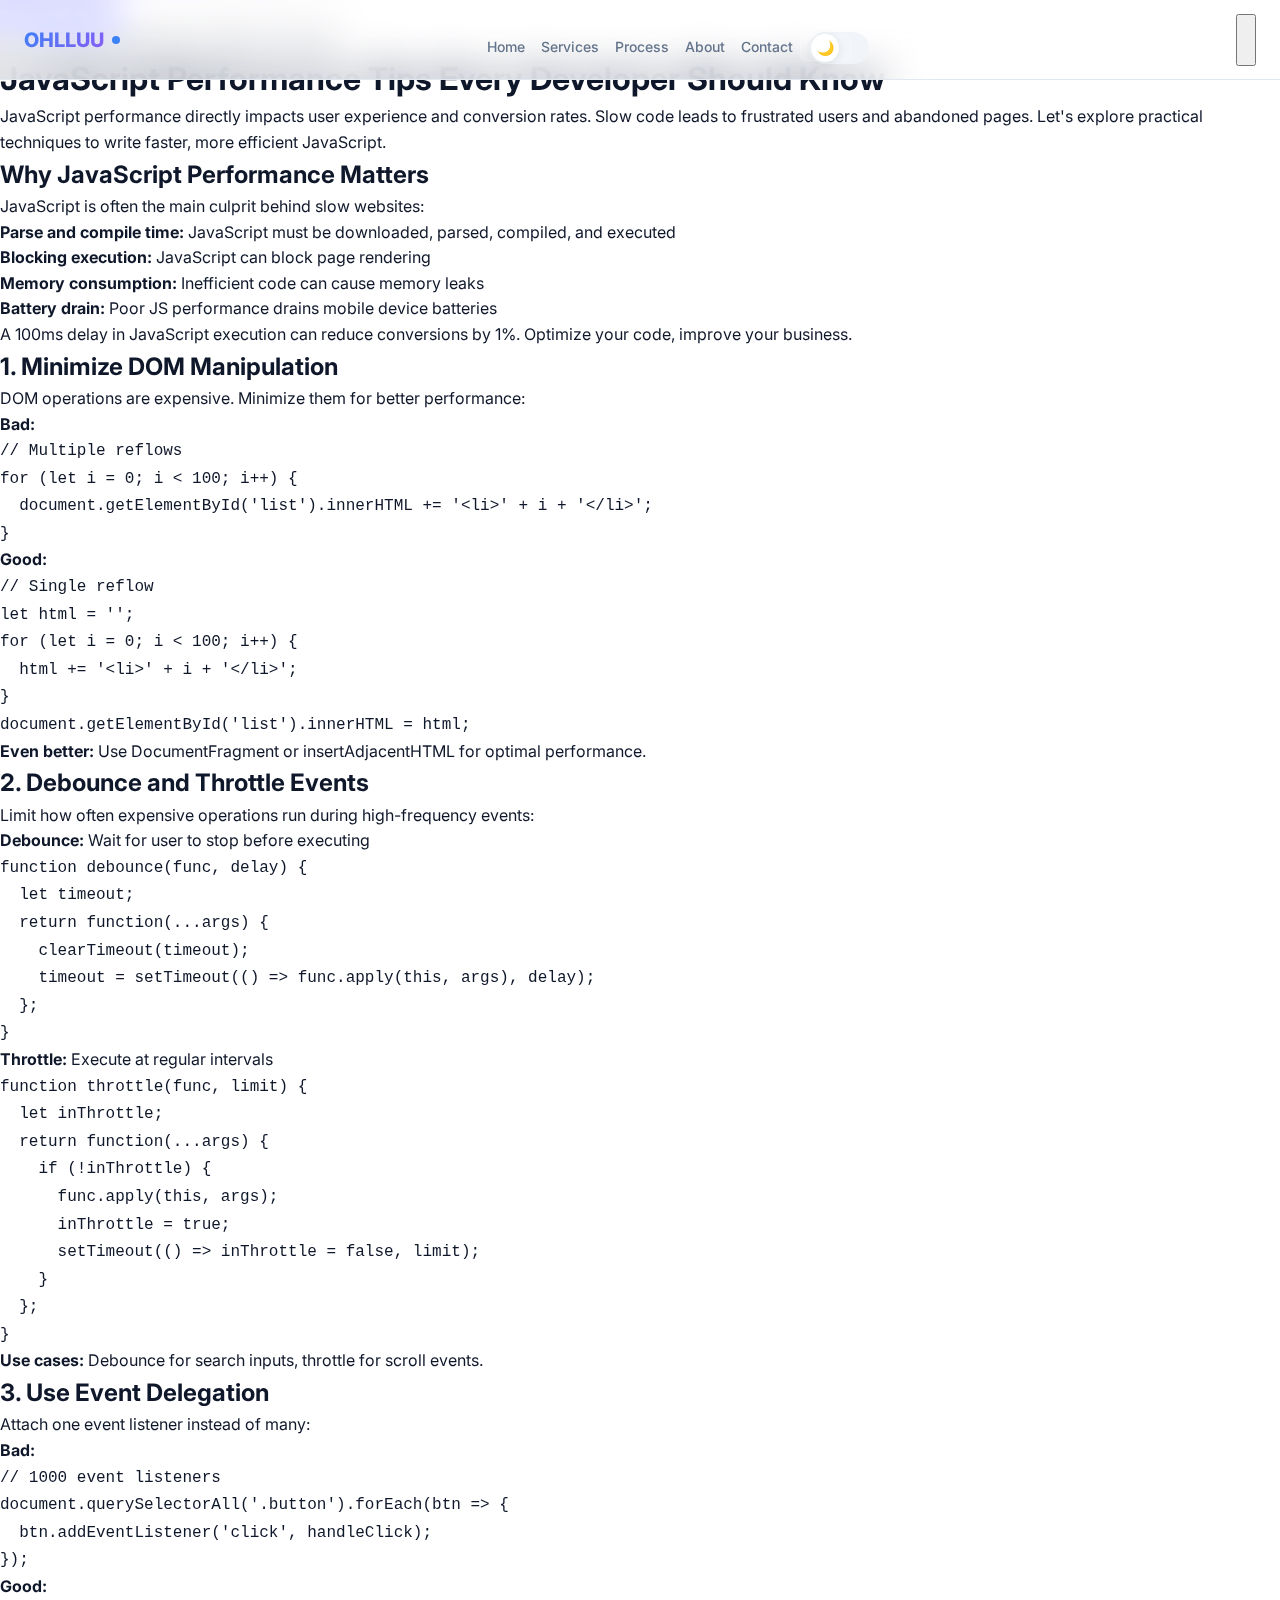
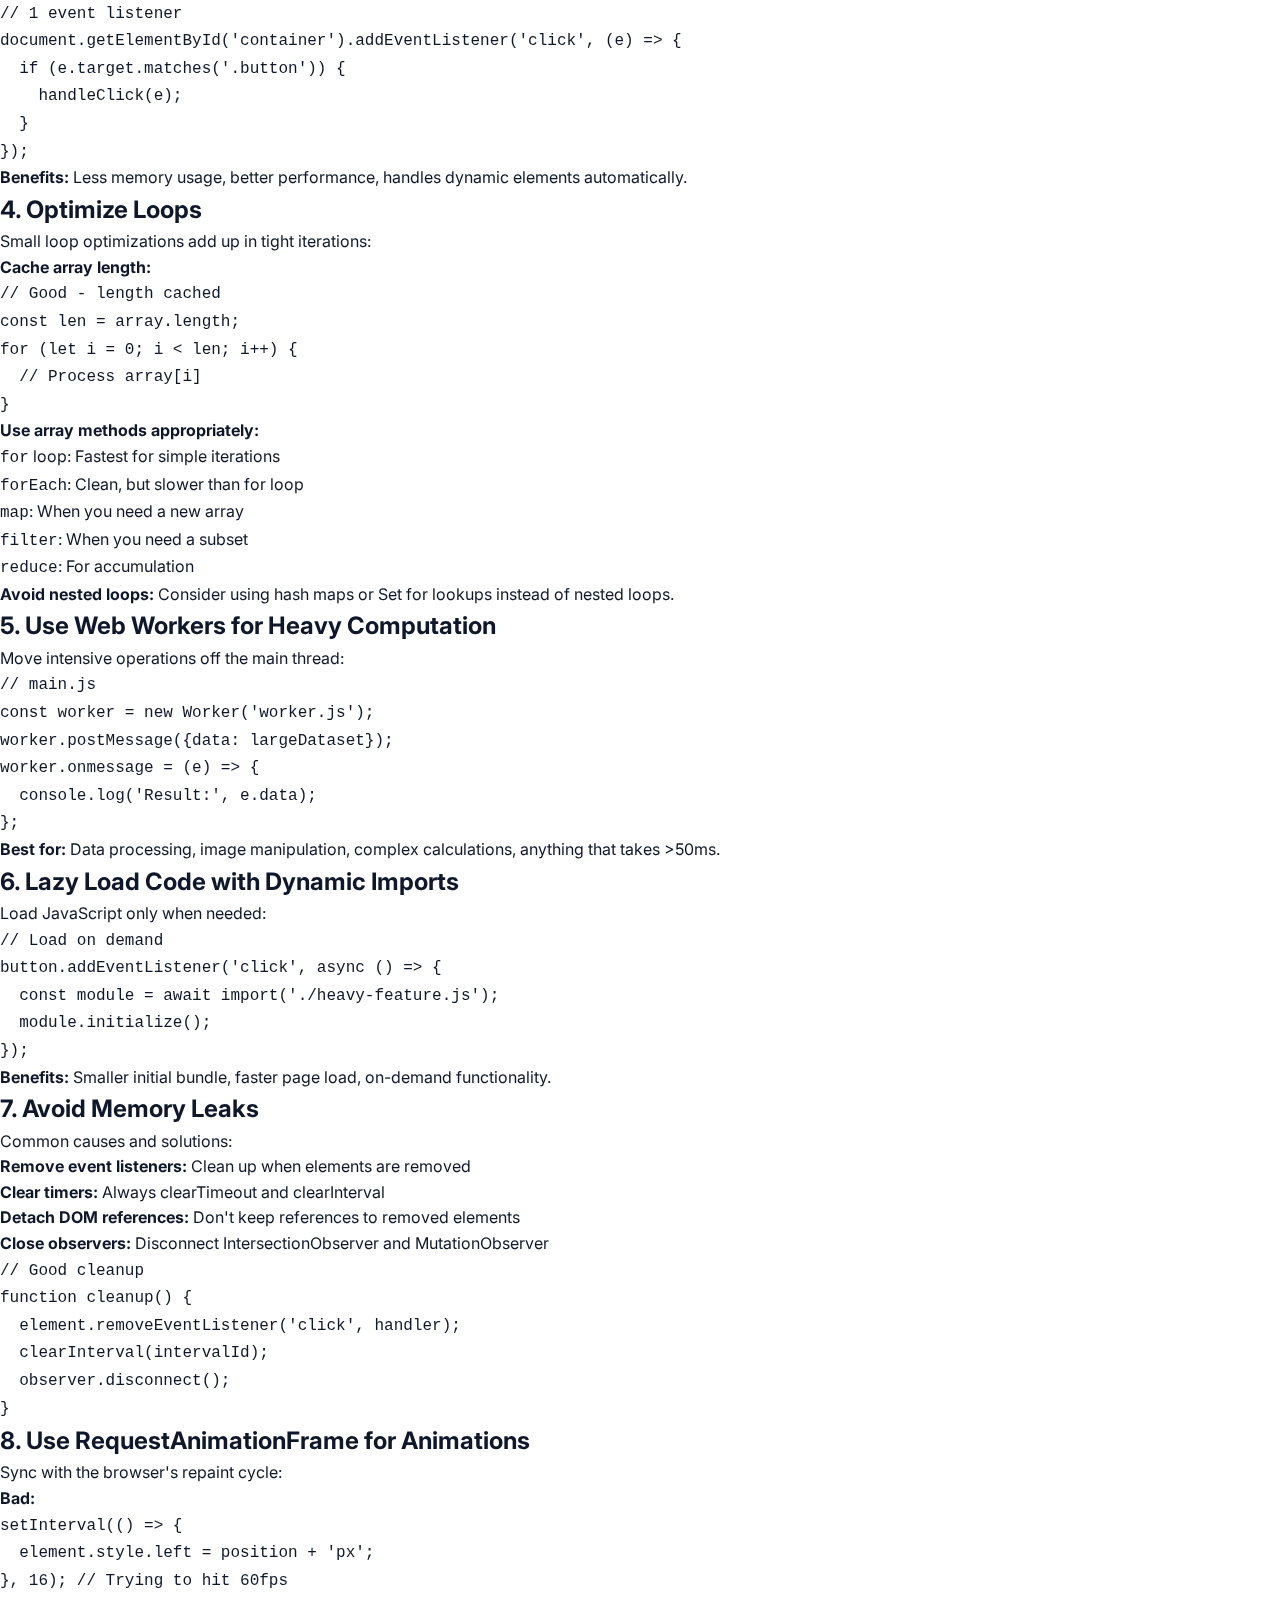
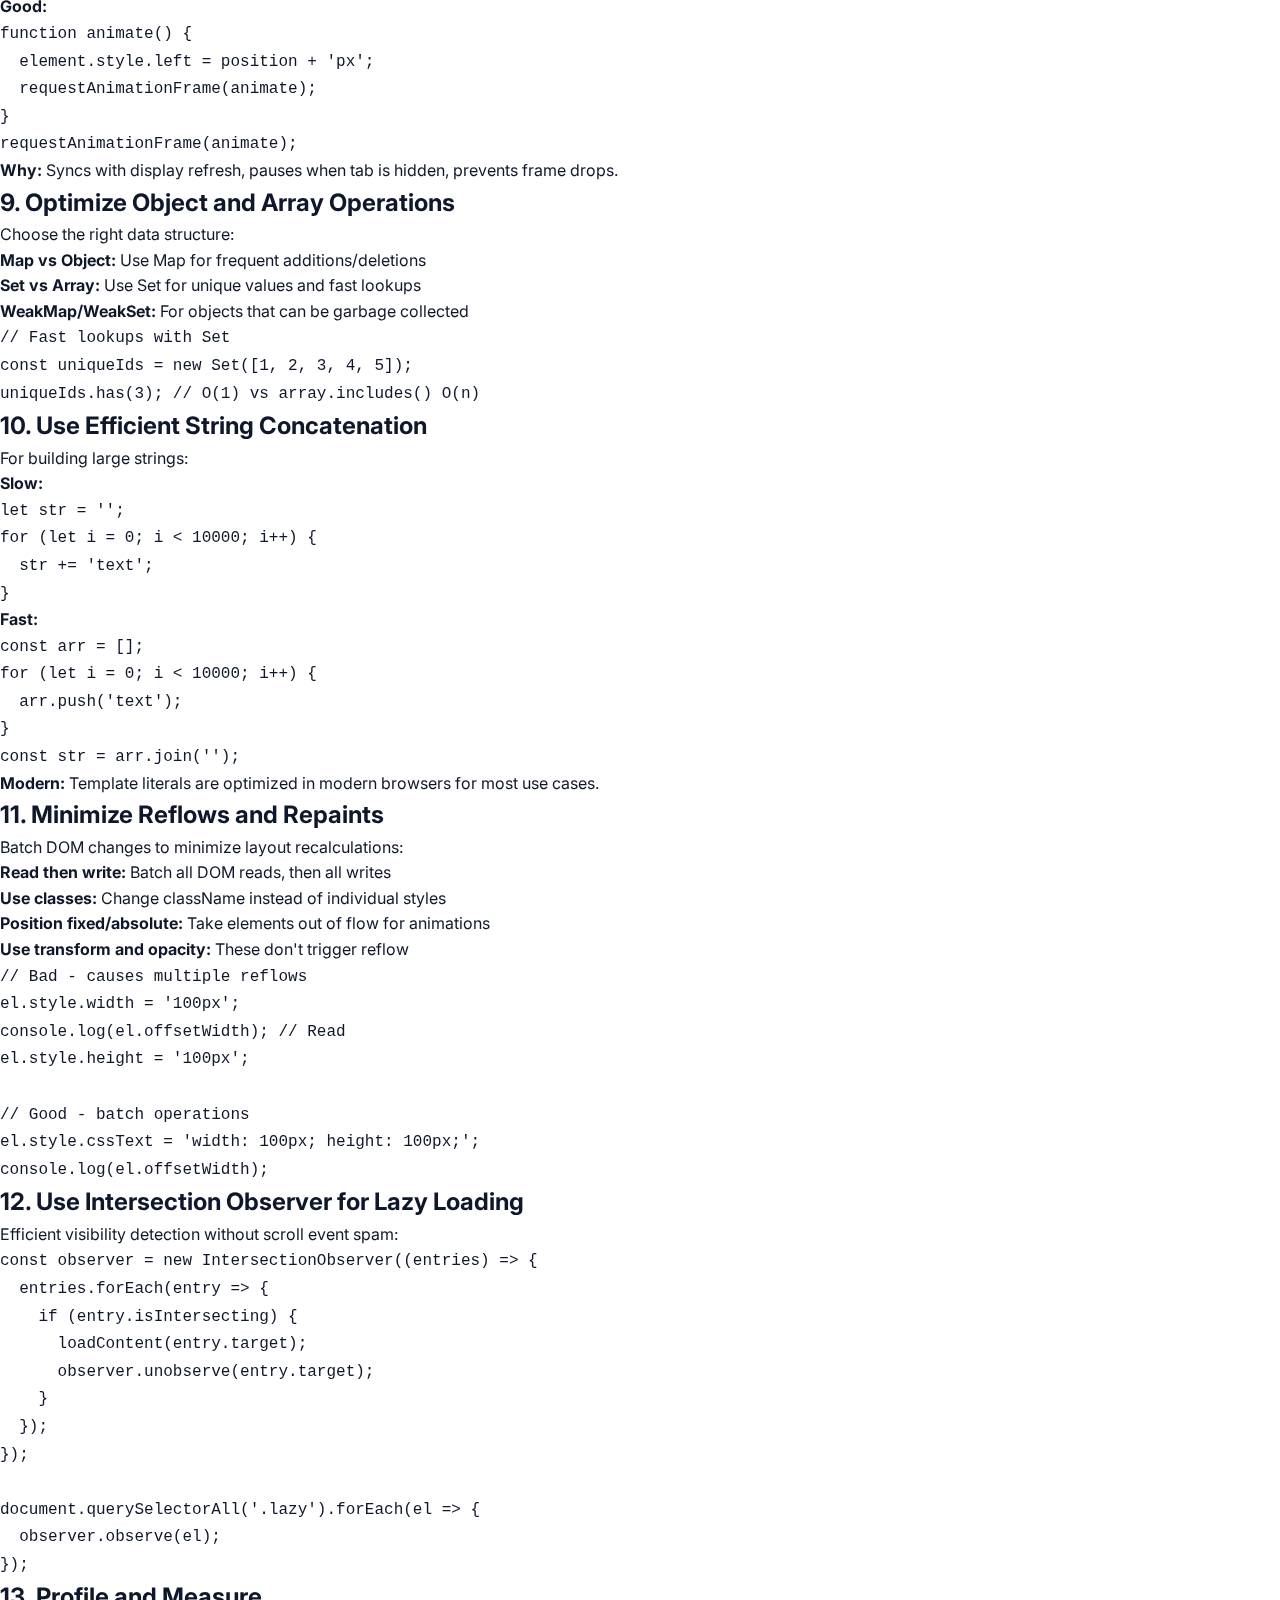
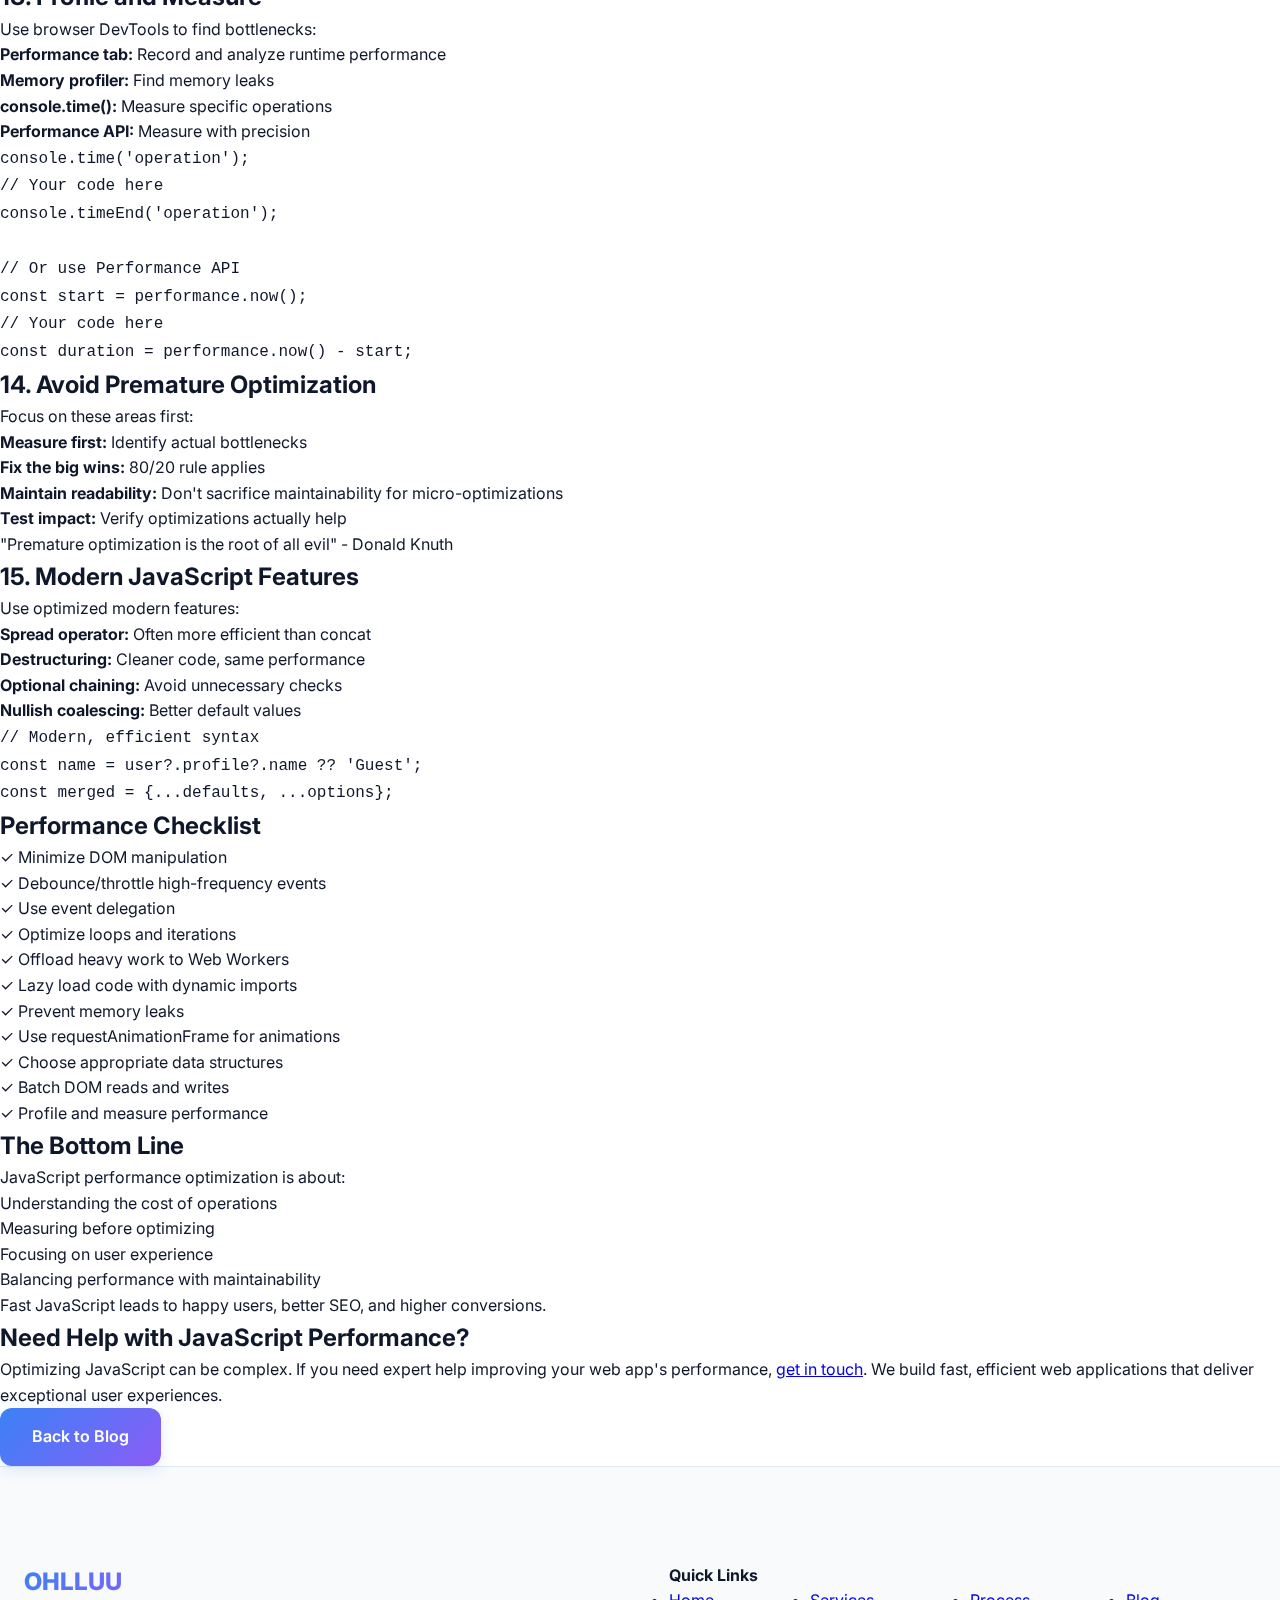
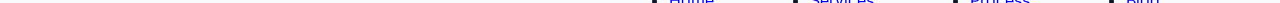
<file: blog-javascript-performance.html>
<!DOCTYPE html>
<html lang="en">
<head>
    <meta charset="UTF-8">
    <meta name="viewport" content="width=device-width, initial-scale=1.0">

    <!-- Primary SEO Tags -->
    <title>JavaScript Performance Tips Every Developer Should Know | Ohlluu</title>
    <meta name="description" content="Master JavaScript optimization with practical performance tips. Learn to write faster, more efficient code that delivers exceptional user experiences across all devices.">
    <meta name="keywords" content="JavaScript performance, code optimization, web performance, JavaScript tips, efficient coding">
    <meta name="author" content="Ohlluu">
    <link rel="canonical" href="https://ohlluu.com/blog-javascript-performance.html">

    <!-- Open Graph / Facebook -->
    <meta property="og:type" content="article">
    <meta property="og:url" content="https://ohlluu.com/blog-javascript-performance.html">
    <meta property="og:title" content="JavaScript Performance Tips Every Developer Should Know">
    <meta property="og:description" content="Master JavaScript optimization with these practical performance tips for faster, more efficient code.">
    <meta property="og:image" content="https://ohlluu.com/assets/og-image.jpg">

    <!-- Article Schema Markup -->
    <script type="application/ld+json">
    {
        "@context": "https://schema.org",
        "@type": "BlogPosting",
        "headline": "JavaScript Performance Tips Every Developer Should Know",
        "description": "Practical JavaScript performance optimization techniques",
        "author": {
            "@type": "Person",
            "name": "Ohlluu"
        },
        "datePublished": "2024-12-15",
        "dateModified": "2024-12-15",
        "publisher": {
            "@type": "Organization",
            "name": "Ohlluu"
        }
    }
    </script>

    <!-- Favicon -->
    <link rel="icon" type="image/png" sizes="32x32" href="favicon-32x32.png">
    <link rel="icon" type="image/png" sizes="16x16" href="favicon-16x16.png">

    <!-- Fonts -->
    <link rel="preconnect" href="https://fonts.googleapis.com">
    <link rel="preconnect" href="https://fonts.gstatic.com" crossorigin>
    <link href="https://fonts.googleapis.com/css2?family=Outfit:wght@400;500;600;700;800;900&family=Inter:wght@300;400;500;600;700;800;900&family=JetBrains+Mono:wght@400;500;600;700&display=swap" rel="stylesheet">

    <!-- Stylesheet -->
    <link rel="stylesheet" href="styles.css">

    <!-- Google Analytics -->
    <script async src="https://www.googletagmanager.com/gtag/js?id=G-JER8088KML"></script>
    <script>
        window.dataLayer = window.dataLayer || [];
        function gtag(){dataLayer.push(arguments);}
        gtag('js', new Date());
        gtag('config', 'G-JER8088KML');
    </script>
</head>
<body>
    <!-- Navigation -->
    <nav class="navbar" id="navbar">
        <div class="nav-container">
            <a href="index.html" class="nav-logo">
                <span class="logo-text">OHLLUU</span>
                <div class="logo-dot"></div>
            </a>

            <div class="nav-menu" id="nav-menu">
                <a href="index.html" class="nav-link">Home</a>
                <a href="index.html#services-main" class="nav-link">Services</a>
                <a href="index.html#process" class="nav-link">Process</a>
                <a href="index.html#why-choose-us" class="nav-link">About</a>
                <a href="index.html#contact" class="nav-link">Contact</a>

                <button class="theme-toggle" id="theme-toggle" aria-label="Toggle dark mode">
                    <div class="toggle-track">
                        <div class="toggle-thumb">
                            <span class="toggle-icon">🌙</span>
                        </div>
                    </div>
                </button>
            </div>

            <button class="nav-toggle" id="nav-toggle" aria-label="Toggle navigation">
                <span class="hamburger"></span>
                <span class="hamburger"></span>
                <span class="hamburger"></span>
            </button>
        </div>
    </nav>

    <!-- Article Header -->
    <article class="blog-post">
        <header class="blog-post-header">
            <div class="container-small">
                <a href="blog.html" class="blog-back-link">
                    <svg width="20" height="20" fill="currentColor" viewBox="0 0 20 20">
                        <path d="M9.707 16.707a1 1 0 01-1.414 0l-6-6a1 1 0 010-1.414l6-6a1 1 0 011.414 1.414L5.414 9H17a1 1 0 110 2H5.414l4.293 4.293a1 1 0 010 1.414z"/>
                    </svg>
                    Back to Blog
                </a>
                <div class="blog-post-meta">
                    <span class="blog-category">Development</span>
                    <span class="blog-date">December 15, 2024</span>
                    <span class="blog-reading-time">11 min read</span>
                </div>
                <h1 class="blog-post-title">JavaScript Performance Tips Every Developer Should Know</h1>
                <p class="blog-post-intro">JavaScript performance directly impacts user experience and conversion rates. Slow code leads to frustrated users and abandoned pages. Let's explore practical techniques to write faster, more efficient JavaScript.</p>
            </div>
        </header>

        <div class="blog-post-content">
            <div class="container-small">
                <section class="content-section">
                    <h2>Why JavaScript Performance Matters</h2>
                    <p>JavaScript is often the main culprit behind slow websites:</p>
                    <ul>
                        <li><strong>Parse and compile time:</strong> JavaScript must be downloaded, parsed, compiled, and executed</li>
                        <li><strong>Blocking execution:</strong> JavaScript can block page rendering</li>
                        <li><strong>Memory consumption:</strong> Inefficient code can cause memory leaks</li>
                        <li><strong>Battery drain:</strong> Poor JS performance drains mobile device batteries</li>
                    </ul>
                    <p>A 100ms delay in JavaScript execution can reduce conversions by 1%. Optimize your code, improve your business.</p>
                </section>

                <section class="content-section">
                    <h2>1. Minimize DOM Manipulation</h2>
                    <p>DOM operations are expensive. Minimize them for better performance:</p>
                    <p><strong>Bad:</strong></p>
                    <div class="code-block">
                        <code>// Multiple reflows<br>
for (let i = 0; i < 100; i++) {<br>
  &nbsp;&nbsp;document.getElementById('list').innerHTML += '&lt;li&gt;' + i + '&lt;/li&gt;';<br>
}</code>
                    </div>
                    <p><strong>Good:</strong></p>
                    <div class="code-block">
                        <code>// Single reflow<br>
let html = '';<br>
for (let i = 0; i < 100; i++) {<br>
  &nbsp;&nbsp;html += '&lt;li&gt;' + i + '&lt;/li&gt;';<br>
}<br>
document.getElementById('list').innerHTML = html;</code>
                    </div>
                    <p><strong>Even better:</strong> Use DocumentFragment or insertAdjacentHTML for optimal performance.</p>
                </section>

                <section class="content-section">
                    <h2>2. Debounce and Throttle Events</h2>
                    <p>Limit how often expensive operations run during high-frequency events:</p>
                    <p><strong>Debounce:</strong> Wait for user to stop before executing</p>
                    <div class="code-block">
                        <code>function debounce(func, delay) {<br>
  &nbsp;&nbsp;let timeout;<br>
  &nbsp;&nbsp;return function(...args) {<br>
  &nbsp;&nbsp;&nbsp;&nbsp;clearTimeout(timeout);<br>
  &nbsp;&nbsp;&nbsp;&nbsp;timeout = setTimeout(() => func.apply(this, args), delay);<br>
  &nbsp;&nbsp;};<br>
}</code>
                    </div>
                    <p><strong>Throttle:</strong> Execute at regular intervals</p>
                    <div class="code-block">
                        <code>function throttle(func, limit) {<br>
  &nbsp;&nbsp;let inThrottle;<br>
  &nbsp;&nbsp;return function(...args) {<br>
  &nbsp;&nbsp;&nbsp;&nbsp;if (!inThrottle) {<br>
  &nbsp;&nbsp;&nbsp;&nbsp;&nbsp;&nbsp;func.apply(this, args);<br>
  &nbsp;&nbsp;&nbsp;&nbsp;&nbsp;&nbsp;inThrottle = true;<br>
  &nbsp;&nbsp;&nbsp;&nbsp;&nbsp;&nbsp;setTimeout(() => inThrottle = false, limit);<br>
  &nbsp;&nbsp;&nbsp;&nbsp;}<br>
  &nbsp;&nbsp;};<br>
}</code>
                    </div>
                    <p><strong>Use cases:</strong> Debounce for search inputs, throttle for scroll events.</p>
                </section>

                <section class="content-section">
                    <h2>3. Use Event Delegation</h2>
                    <p>Attach one event listener instead of many:</p>
                    <p><strong>Bad:</strong></p>
                    <div class="code-block">
                        <code>// 1000 event listeners<br>
document.querySelectorAll('.button').forEach(btn => {<br>
  &nbsp;&nbsp;btn.addEventListener('click', handleClick);<br>
});</code>
                    </div>
                    <p><strong>Good:</strong></p>
                    <div class="code-block">
                        <code>// 1 event listener<br>
document.getElementById('container').addEventListener('click', (e) => {<br>
  &nbsp;&nbsp;if (e.target.matches('.button')) {<br>
  &nbsp;&nbsp;&nbsp;&nbsp;handleClick(e);<br>
  &nbsp;&nbsp;}<br>
});</code>
                    </div>
                    <p><strong>Benefits:</strong> Less memory usage, better performance, handles dynamic elements automatically.</p>
                </section>

                <section class="content-section">
                    <h2>4. Optimize Loops</h2>
                    <p>Small loop optimizations add up in tight iterations:</p>
                    <p><strong>Cache array length:</strong></p>
                    <div class="code-block">
                        <code>// Good - length cached<br>
const len = array.length;<br>
for (let i = 0; i < len; i++) {<br>
  &nbsp;&nbsp;// Process array[i]<br>
}</code>
                    </div>
                    <p><strong>Use array methods appropriately:</strong></p>
                    <ul>
                        <li><code>for</code> loop: Fastest for simple iterations</li>
                        <li><code>forEach</code>: Clean, but slower than for loop</li>
                        <li><code>map</code>: When you need a new array</li>
                        <li><code>filter</code>: When you need a subset</li>
                        <li><code>reduce</code>: For accumulation</li>
                    </ul>
                    <p><strong>Avoid nested loops:</strong> Consider using hash maps or Set for lookups instead of nested loops.</p>
                </section>

                <section class="content-section">
                    <h2>5. Use Web Workers for Heavy Computation</h2>
                    <p>Move intensive operations off the main thread:</p>
                    <div class="code-block">
                        <code>// main.js<br>
const worker = new Worker('worker.js');<br>
worker.postMessage({data: largeDataset});<br>
worker.onmessage = (e) => {<br>
  &nbsp;&nbsp;console.log('Result:', e.data);<br>
};</code>
                    </div>
                    <p><strong>Best for:</strong> Data processing, image manipulation, complex calculations, anything that takes >50ms.</p>
                </section>

                <section class="content-section">
                    <h2>6. Lazy Load Code with Dynamic Imports</h2>
                    <p>Load JavaScript only when needed:</p>
                    <div class="code-block">
                        <code>// Load on demand<br>
button.addEventListener('click', async () => {<br>
  &nbsp;&nbsp;const module = await import('./heavy-feature.js');<br>
  &nbsp;&nbsp;module.initialize();<br>
});</code>
                    </div>
                    <p><strong>Benefits:</strong> Smaller initial bundle, faster page load, on-demand functionality.</p>
                </section>

                <section class="content-section">
                    <h2>7. Avoid Memory Leaks</h2>
                    <p>Common causes and solutions:</p>
                    <ul>
                        <li><strong>Remove event listeners:</strong> Clean up when elements are removed</li>
                        <li><strong>Clear timers:</strong> Always clearTimeout and clearInterval</li>
                        <li><strong>Detach DOM references:</strong> Don't keep references to removed elements</li>
                        <li><strong>Close observers:</strong> Disconnect IntersectionObserver and MutationObserver</li>
                    </ul>
                    <div class="code-block">
                        <code>// Good cleanup<br>
function cleanup() {<br>
  &nbsp;&nbsp;element.removeEventListener('click', handler);<br>
  &nbsp;&nbsp;clearInterval(intervalId);<br>
  &nbsp;&nbsp;observer.disconnect();<br>
}</code>
                    </div>
                </section>

                <section class="content-section">
                    <h2>8. Use RequestAnimationFrame for Animations</h2>
                    <p>Sync with the browser's repaint cycle:</p>
                    <p><strong>Bad:</strong></p>
                    <div class="code-block">
                        <code>setInterval(() => {<br>
  &nbsp;&nbsp;element.style.left = position + 'px';<br>
}, 16); // Trying to hit 60fps</code>
                    </div>
                    <p><strong>Good:</strong></p>
                    <div class="code-block">
                        <code>function animate() {<br>
  &nbsp;&nbsp;element.style.left = position + 'px';<br>
  &nbsp;&nbsp;requestAnimationFrame(animate);<br>
}<br>
requestAnimationFrame(animate);</code>
                    </div>
                    <p><strong>Why:</strong> Syncs with display refresh, pauses when tab is hidden, prevents frame drops.</p>
                </section>

                <section class="content-section">
                    <h2>9. Optimize Object and Array Operations</h2>
                    <p>Choose the right data structure:</p>
                    <ul>
                        <li><strong>Map vs Object:</strong> Use Map for frequent additions/deletions</li>
                        <li><strong>Set vs Array:</strong> Use Set for unique values and fast lookups</li>
                        <li><strong>WeakMap/WeakSet:</strong> For objects that can be garbage collected</li>
                    </ul>
                    <div class="code-block">
                        <code>// Fast lookups with Set<br>
const uniqueIds = new Set([1, 2, 3, 4, 5]);<br>
uniqueIds.has(3); // O(1) vs array.includes() O(n)</code>
                    </div>
                </section>

                <section class="content-section">
                    <h2>10. Use Efficient String Concatenation</h2>
                    <p>For building large strings:</p>
                    <p><strong>Slow:</strong></p>
                    <div class="code-block">
                        <code>let str = '';<br>
for (let i = 0; i < 10000; i++) {<br>
  &nbsp;&nbsp;str += 'text';<br>
}</code>
                    </div>
                    <p><strong>Fast:</strong></p>
                    <div class="code-block">
                        <code>const arr = [];<br>
for (let i = 0; i < 10000; i++) {<br>
  &nbsp;&nbsp;arr.push('text');<br>
}<br>
const str = arr.join('');</code>
                    </div>
                    <p><strong>Modern:</strong> Template literals are optimized in modern browsers for most use cases.</p>
                </section>

                <section class="content-section">
                    <h2>11. Minimize Reflows and Repaints</h2>
                    <p>Batch DOM changes to minimize layout recalculations:</p>
                    <ul>
                        <li><strong>Read then write:</strong> Batch all DOM reads, then all writes</li>
                        <li><strong>Use classes:</strong> Change className instead of individual styles</li>
                        <li><strong>Position fixed/absolute:</strong> Take elements out of flow for animations</li>
                        <li><strong>Use transform and opacity:</strong> These don't trigger reflow</li>
                    </ul>
                    <div class="code-block">
                        <code>// Bad - causes multiple reflows<br>
el.style.width = '100px';<br>
console.log(el.offsetWidth); // Read<br>
el.style.height = '100px';<br>
<br>
// Good - batch operations<br>
el.style.cssText = 'width: 100px; height: 100px;';<br>
console.log(el.offsetWidth);</code>
                    </div>
                </section>

                <section class="content-section">
                    <h2>12. Use Intersection Observer for Lazy Loading</h2>
                    <p>Efficient visibility detection without scroll event spam:</p>
                    <div class="code-block">
                        <code>const observer = new IntersectionObserver((entries) => {<br>
  &nbsp;&nbsp;entries.forEach(entry => {<br>
  &nbsp;&nbsp;&nbsp;&nbsp;if (entry.isIntersecting) {<br>
  &nbsp;&nbsp;&nbsp;&nbsp;&nbsp;&nbsp;loadContent(entry.target);<br>
  &nbsp;&nbsp;&nbsp;&nbsp;&nbsp;&nbsp;observer.unobserve(entry.target);<br>
  &nbsp;&nbsp;&nbsp;&nbsp;}<br>
  &nbsp;&nbsp;});<br>
});<br>
<br>
document.querySelectorAll('.lazy').forEach(el => {<br>
  &nbsp;&nbsp;observer.observe(el);<br>
});</code>
                    </div>
                </section>

                <section class="content-section">
                    <h2>13. Profile and Measure</h2>
                    <p>Use browser DevTools to find bottlenecks:</p>
                    <ul>
                        <li><strong>Performance tab:</strong> Record and analyze runtime performance</li>
                        <li><strong>Memory profiler:</strong> Find memory leaks</li>
                        <li><strong>console.time():</strong> Measure specific operations</li>
                        <li><strong>Performance API:</strong> Measure with precision</li>
                    </ul>
                    <div class="code-block">
                        <code>console.time('operation');<br>
// Your code here<br>
console.timeEnd('operation');<br>
<br>
// Or use Performance API<br>
const start = performance.now();<br>
// Your code here<br>
const duration = performance.now() - start;</code>
                    </div>
                </section>

                <section class="content-section">
                    <h2>14. Avoid Premature Optimization</h2>
                    <p>Focus on these areas first:</p>
                    <ol>
                        <li><strong>Measure first:</strong> Identify actual bottlenecks</li>
                        <li><strong>Fix the big wins:</strong> 80/20 rule applies</li>
                        <li><strong>Maintain readability:</strong> Don't sacrifice maintainability for micro-optimizations</li>
                        <li><strong>Test impact:</strong> Verify optimizations actually help</li>
                    </ol>
                    <p>"Premature optimization is the root of all evil" - Donald Knuth</p>
                </section>

                <section class="content-section">
                    <h2>15. Modern JavaScript Features</h2>
                    <p>Use optimized modern features:</p>
                    <ul>
                        <li><strong>Spread operator:</strong> Often more efficient than concat</li>
                        <li><strong>Destructuring:</strong> Cleaner code, same performance</li>
                        <li><strong>Optional chaining:</strong> Avoid unnecessary checks</li>
                        <li><strong>Nullish coalescing:</strong> Better default values</li>
                    </ul>
                    <div class="code-block">
                        <code>// Modern, efficient syntax<br>
const name = user?.profile?.name ?? 'Guest';<br>
const merged = {...defaults, ...options};</code>
                    </div>
                </section>

                <section class="content-section">
                    <h2>Performance Checklist</h2>
                    <ul>
                        <li>✓ Minimize DOM manipulation</li>
                        <li>✓ Debounce/throttle high-frequency events</li>
                        <li>✓ Use event delegation</li>
                        <li>✓ Optimize loops and iterations</li>
                        <li>✓ Offload heavy work to Web Workers</li>
                        <li>✓ Lazy load code with dynamic imports</li>
                        <li>✓ Prevent memory leaks</li>
                        <li>✓ Use requestAnimationFrame for animations</li>
                        <li>✓ Choose appropriate data structures</li>
                        <li>✓ Batch DOM reads and writes</li>
                        <li>✓ Profile and measure performance</li>
                    </ul>
                </section>

                <section class="content-section">
                    <h2>The Bottom Line</h2>
                    <p>JavaScript performance optimization is about:</p>
                    <ul>
                        <li>Understanding the cost of operations</li>
                        <li>Measuring before optimizing</li>
                        <li>Focusing on user experience</li>
                        <li>Balancing performance with maintainability</li>
                    </ul>
                    <p>Fast JavaScript leads to happy users, better SEO, and higher conversions.</p>
                </section>

                <section class="content-section">
                    <h2>Need Help with JavaScript Performance?</h2>
                    <p>Optimizing JavaScript can be complex. If you need expert help improving your web app's performance, <a href="index.html#contact">get in touch</a>. We build fast, efficient web applications that deliver exceptional user experiences.</p>
                </section>

                <div class="blog-post-footer">
                    <a href="blog.html" class="btn btn-primary">Back to Blog</a>
                </div>
            </div>
        </div>
    </article>

    <!-- Footer -->
    <footer class="footer">
        <div class="container">
            <div class="footer-content">
                <div class="footer-main">
                    <div class="footer-brand">
                        <h3 class="footer-logo">OHLLUU</h3>
                        <p class="footer-tagline">Crafting digital experiences that convert</p>
                    </div>
                </div>

                <div class="footer-links-grid">
                    <div class="footer-column">
                        <h4 class="footer-heading">Quick Links</h4>
                        <ul class="footer-links">
                            <li><a href="index.html" class="footer-link">Home</a></li>
                            <li><a href="index.html#services-main" class="footer-link">Services</a></li>
                            <li><a href="index.html#process" class="footer-link">Process</a></li>
                            <li><a href="blog.html" class="footer-link">Blog</a></li>
                        </ul>
                    </div>

                    <div class="footer-column">
                        <h4 class="footer-heading">Contact</h4>
                        <ul class="footer-links">
                            <li>
                                <a href="mailto:ohlluumarketing@gmail.com" class="footer-link footer-contact-link">
                                    <svg width="16" height="16" fill="currentColor" viewBox="0 0 20 20" class="footer-icon">
                                        <path d="M2.003 5.884L10 9.882l7.997-3.998A2 2 0 0016 4H4a2 2 0 00-1.997 1.884z"/>
                                        <path d="M18 8.118l-8 4-8-4V14a2 2 0 002 2h12a2 2 0 002-2V8.118z"/>
                                    </svg>
                                    ohlluumarketing@gmail.com
                                </a>
                            </li>
                        </ul>
                    </div>
                </div>
            </div>

            <div class="footer-bottom">
                <p class="footer-copyright">
                    &copy; 2024 Ohlluu. All rights reserved.
                </p>
            </div>
        </div>
    </footer>

    <!-- Scripts -->
    <script src="script.js"></script>
</body>
</html>
</file>
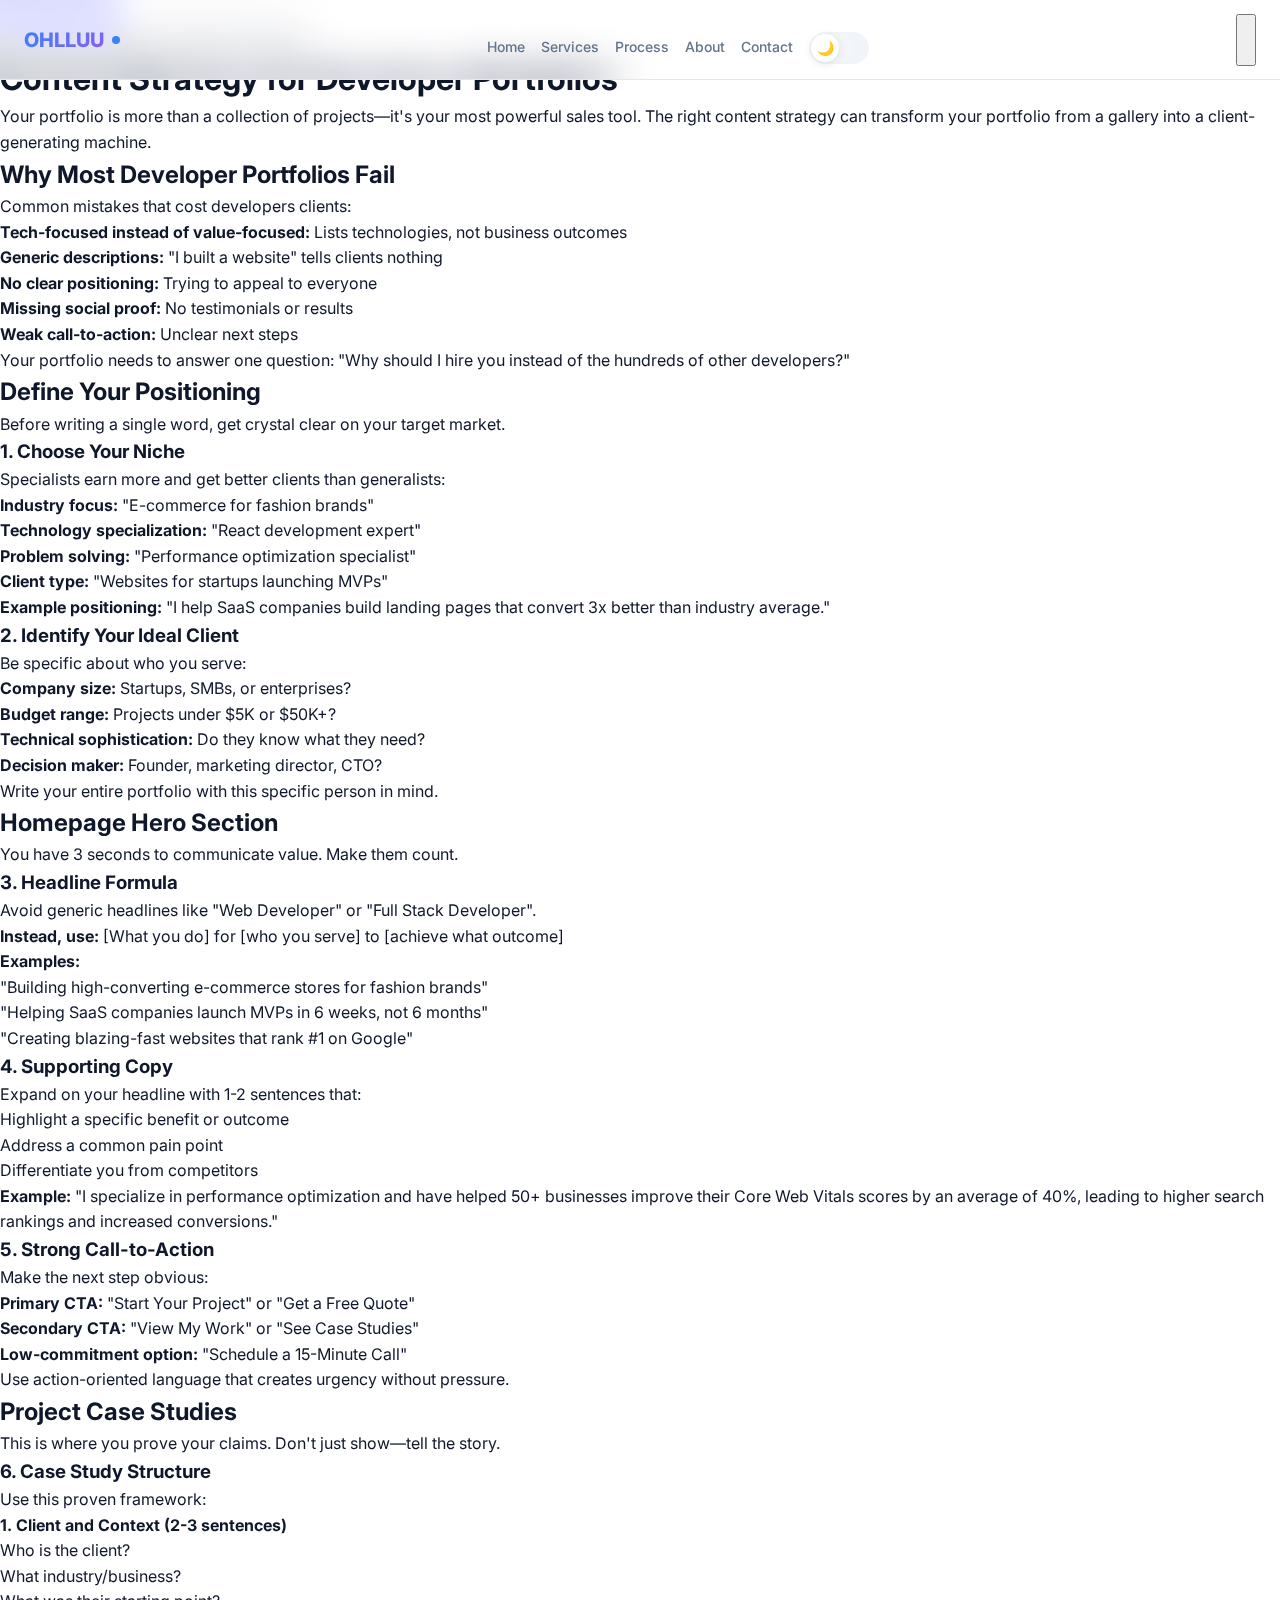
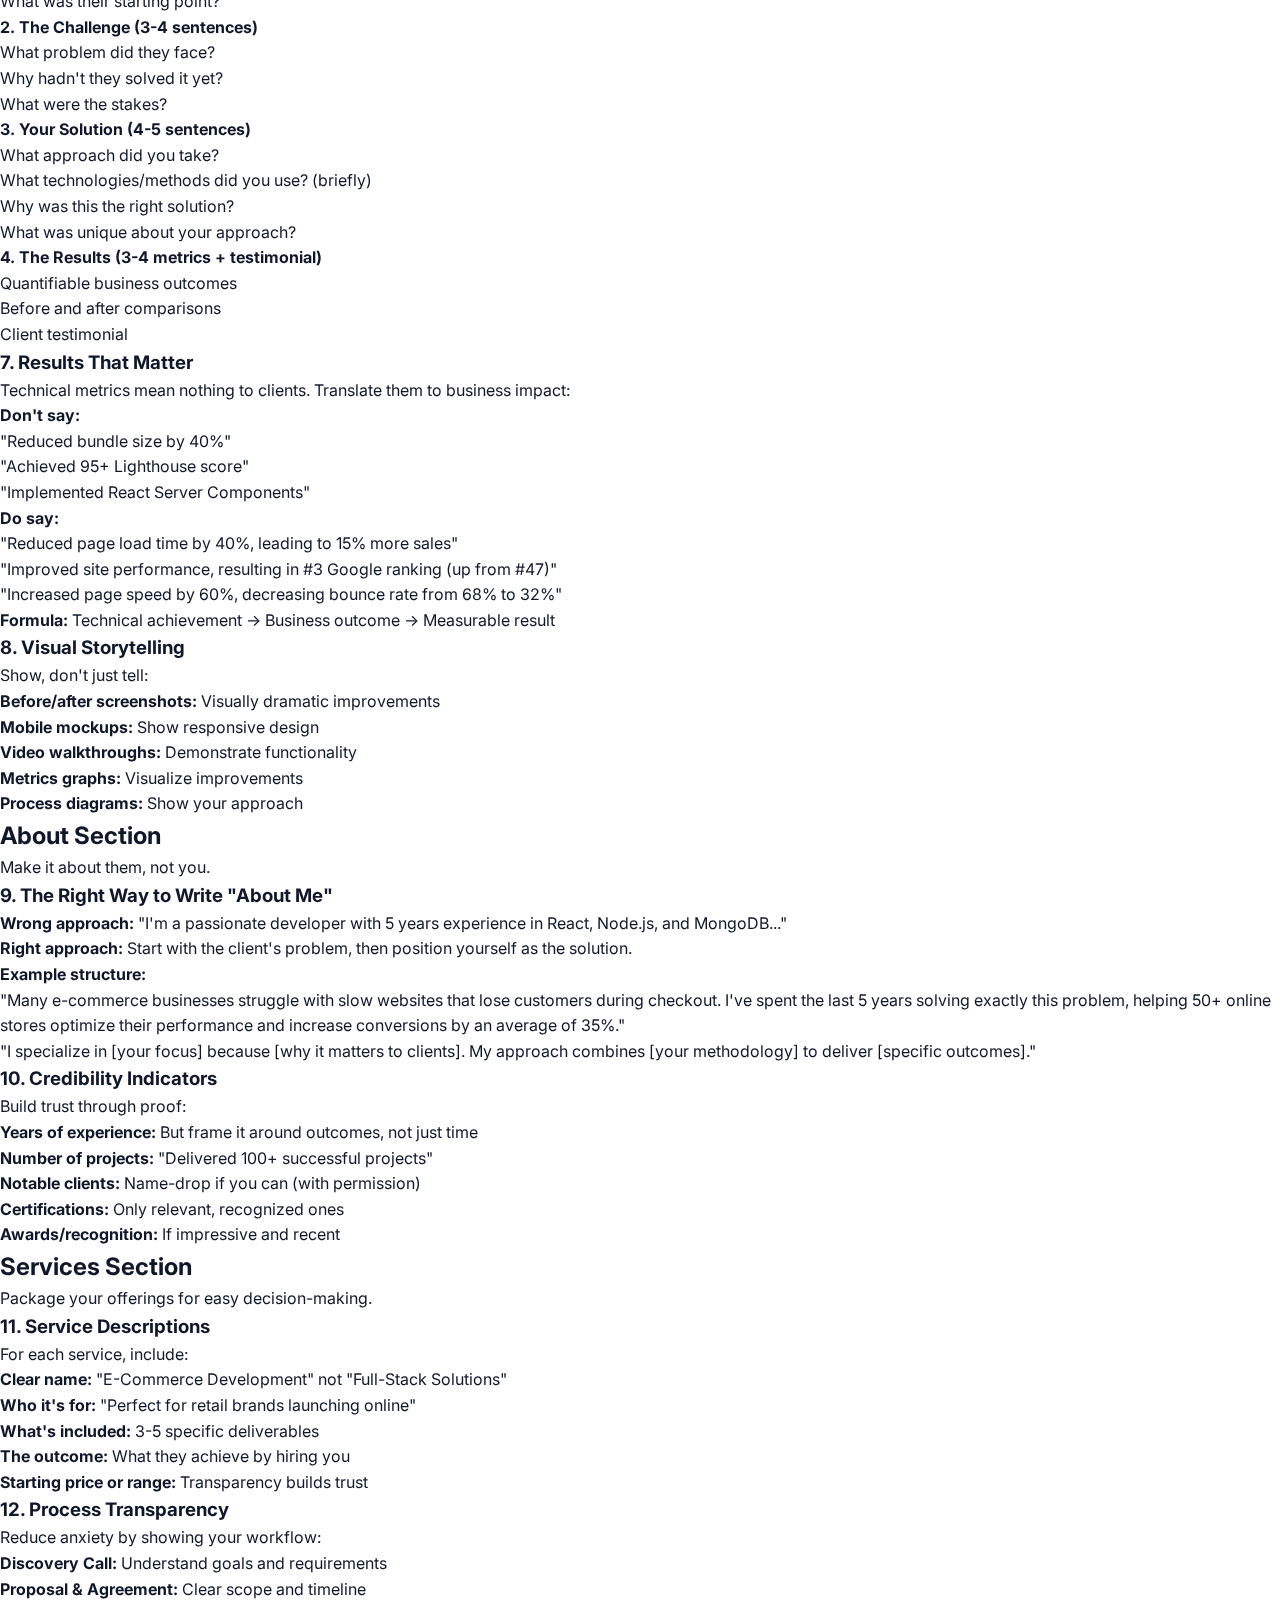
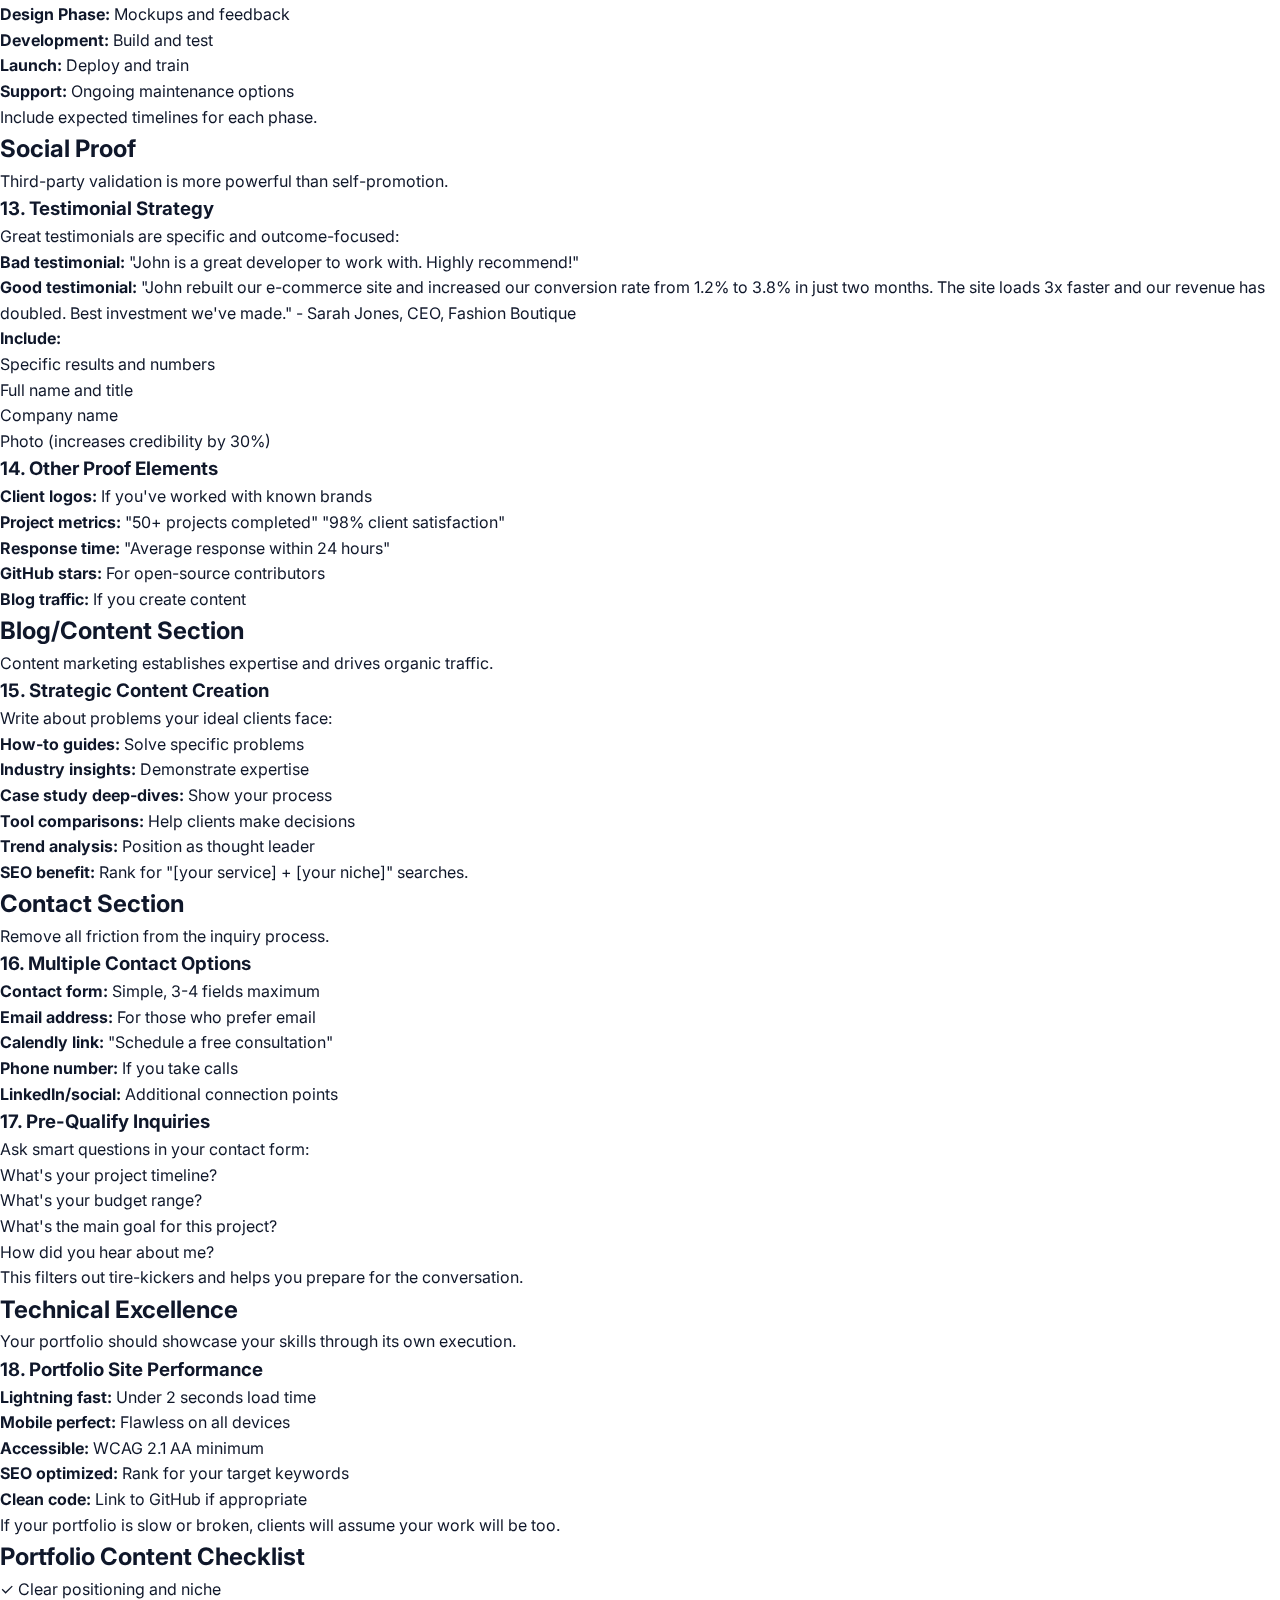
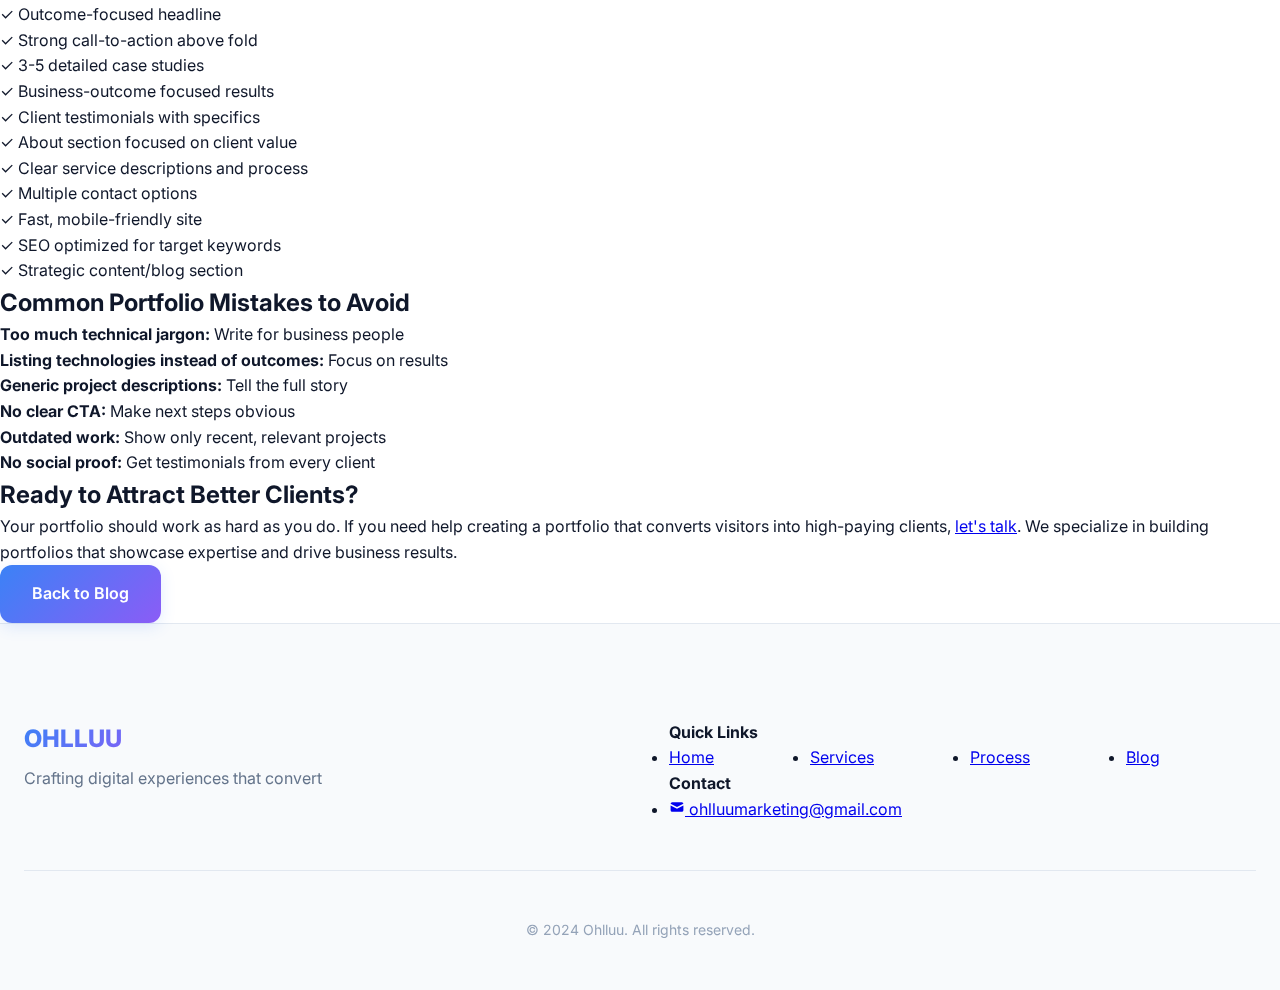
<file: blog-portfolio-strategy.html>
<!DOCTYPE html>
<html lang="en">
<head>
    <meta charset="UTF-8">
    <meta name="viewport" content="width=device-width, initial-scale=1.0">

    <!-- Primary SEO Tags -->
    <title>Content Strategy for Developer Portfolios That Attract Clients | Ohlluu</title>
    <meta name="description" content="Stand out from the crowd with a strategic developer portfolio. Learn what content attracts clients and showcases your expertise effectively.">
    <meta name="keywords" content="developer portfolio, portfolio strategy, web developer portfolio, portfolio content, freelance developer">
    <meta name="author" content="Ohlluu">
    <link rel="canonical" href="https://ohlluudev.com/blog-portfolio-strategy.html">

    <!-- Open Graph / Facebook -->
    <meta property="og:type" content="article">
    <meta property="og:url" content="https://ohlluudev.com/blog-portfolio-strategy.html">
    <meta property="og:title" content="Content Strategy for Developer Portfolios That Attract Clients">
    <meta property="og:description" content="Build a developer portfolio that stands out and attracts high-quality clients.">
    <meta property="og:image" content="https://ohlluudev.com/assets/og-image.jpg">

    <!-- Article Schema Markup -->
    <script type="application/ld+json">
    {
        "@context": "https://schema.org",
        "@type": "BlogPosting",
        "headline": "Content Strategy for Developer Portfolios That Attract Clients",
        "description": "Strategic approach to building developer portfolios that convert visitors into clients",
        "author": {
            "@type": "Person",
            "name": "Ohlluu"
        },
        "datePublished": "2024-12-10",
        "dateModified": "2024-12-10",
        "publisher": {
            "@type": "Organization",
            "name": "Ohlluu"
        }
    }
    </script>

    <!-- Favicon -->
    <link rel="icon" type="image/png" sizes="32x32" href="favicon-32x32.png">
    <link rel="icon" type="image/png" sizes="16x16" href="favicon-16x16.png">

    <!-- Fonts -->
    <link rel="preconnect" href="https://fonts.googleapis.com">
    <link rel="preconnect" href="https://fonts.gstatic.com" crossorigin>
    <link href="https://fonts.googleapis.com/css2?family=Outfit:wght@400;500;600;700;800;900&family=Inter:wght@300;400;500;600;700;800;900&family=JetBrains+Mono:wght@400;500;600;700&display=swap" rel="stylesheet">

    <!-- Stylesheet -->
    <link rel="stylesheet" href="styles.css">

    <!-- Google Analytics -->
    <script async src="https://www.googletagmanager.com/gtag/js?id=G-JER8088KML"></script>
    <script>
        window.dataLayer = window.dataLayer || [];
        function gtag(){dataLayer.push(arguments);}
        gtag('js', new Date());
        gtag('config', 'G-JER8088KML');
    </script>
</head>
<body>
    <!-- Navigation -->
    <nav class="navbar" id="navbar">
        <div class="nav-container">
            <a href="index.html" class="nav-logo">
                <span class="logo-text">OHLLUU</span>
                <div class="logo-dot"></div>
            </a>

            <div class="nav-menu" id="nav-menu">
                <a href="index.html" class="nav-link">Home</a>
                <a href="index.html#services-main" class="nav-link">Services</a>
                <a href="index.html#process" class="nav-link">Process</a>
                <a href="index.html#why-choose-us" class="nav-link">About</a>
                <a href="index.html#contact" class="nav-link">Contact</a>

                <button class="theme-toggle" id="theme-toggle" aria-label="Toggle dark mode">
                    <div class="toggle-track">
                        <div class="toggle-thumb">
                            <span class="toggle-icon">🌙</span>
                        </div>
                    </div>
                </button>
            </div>

            <button class="nav-toggle" id="nav-toggle" aria-label="Toggle navigation">
                <span class="hamburger"></span>
                <span class="hamburger"></span>
                <span class="hamburger"></span>
            </button>
        </div>
    </nav>

    <!-- Article Header -->
    <article class="blog-post">
        <header class="blog-post-header">
            <div class="container-small">
                <a href="blog.html" class="blog-back-link">
                    <svg width="20" height="20" fill="currentColor" viewBox="0 0 20 20">
                        <path d="M9.707 16.707a1 1 0 01-1.414 0l-6-6a1 1 0 010-1.414l6-6a1 1 0 011.414 1.414L5.414 9H17a1 1 0 110 2H5.414l4.293 4.293a1 1 0 010 1.414z"/>
                    </svg>
                    Back to Blog
                </a>
                <div class="blog-post-meta">
                    <span class="blog-category">Strategy</span>
                    <span class="blog-date">December 10, 2024</span>
                    <span class="blog-reading-time">10 min read</span>
                </div>
                <h1 class="blog-post-title">Content Strategy for Developer Portfolios</h1>
                <p class="blog-post-intro">Your portfolio is more than a collection of projects—it's your most powerful sales tool. The right content strategy can transform your portfolio from a gallery into a client-generating machine.</p>
            </div>
        </header>

        <div class="blog-post-content">
            <div class="container-small">
                <section class="content-section">
                    <h2>Why Most Developer Portfolios Fail</h2>
                    <p>Common mistakes that cost developers clients:</p>
                    <ul>
                        <li><strong>Tech-focused instead of value-focused:</strong> Lists technologies, not business outcomes</li>
                        <li><strong>Generic descriptions:</strong> "I built a website" tells clients nothing</li>
                        <li><strong>No clear positioning:</strong> Trying to appeal to everyone</li>
                        <li><strong>Missing social proof:</strong> No testimonials or results</li>
                        <li><strong>Weak call-to-action:</strong> Unclear next steps</li>
                    </ul>
                    <p>Your portfolio needs to answer one question: "Why should I hire you instead of the hundreds of other developers?"</p>
                </section>

                <section class="content-section">
                    <h2>Define Your Positioning</h2>
                    <p>Before writing a single word, get crystal clear on your target market.</p>
                </section>

                <section class="content-section">
                    <h3>1. Choose Your Niche</h3>
                    <p>Specialists earn more and get better clients than generalists:</p>
                    <ul>
                        <li><strong>Industry focus:</strong> "E-commerce for fashion brands"</li>
                        <li><strong>Technology specialization:</strong> "React development expert"</li>
                        <li><strong>Problem solving:</strong> "Performance optimization specialist"</li>
                        <li><strong>Client type:</strong> "Websites for startups launching MVPs"</li>
                    </ul>
                    <p><strong>Example positioning:</strong> "I help SaaS companies build landing pages that convert 3x better than industry average."</p>
                </section>

                <section class="content-section">
                    <h3>2. Identify Your Ideal Client</h3>
                    <p>Be specific about who you serve:</p>
                    <ul>
                        <li><strong>Company size:</strong> Startups, SMBs, or enterprises?</li>
                        <li><strong>Budget range:</strong> Projects under $5K or $50K+?</li>
                        <li><strong>Technical sophistication:</strong> Do they know what they need?</li>
                        <li><strong>Decision maker:</strong> Founder, marketing director, CTO?</li>
                    </ul>
                    <p>Write your entire portfolio with this specific person in mind.</p>
                </section>

                <section class="content-section">
                    <h2>Homepage Hero Section</h2>
                    <p>You have 3 seconds to communicate value. Make them count.</p>
                </section>

                <section class="content-section">
                    <h3>3. Headline Formula</h3>
                    <p>Avoid generic headlines like "Web Developer" or "Full Stack Developer".</p>
                    <p><strong>Instead, use:</strong> [What you do] for [who you serve] to [achieve what outcome]</p>
                    <p><strong>Examples:</strong></p>
                    <ul>
                        <li>"Building high-converting e-commerce stores for fashion brands"</li>
                        <li>"Helping SaaS companies launch MVPs in 6 weeks, not 6 months"</li>
                        <li>"Creating blazing-fast websites that rank #1 on Google"</li>
                    </ul>
                </section>

                <section class="content-section">
                    <h3>4. Supporting Copy</h3>
                    <p>Expand on your headline with 1-2 sentences that:</p>
                    <ul>
                        <li>Highlight a specific benefit or outcome</li>
                        <li>Address a common pain point</li>
                        <li>Differentiate you from competitors</li>
                    </ul>
                    <p><strong>Example:</strong> "I specialize in performance optimization and have helped 50+ businesses improve their Core Web Vitals scores by an average of 40%, leading to higher search rankings and increased conversions."</p>
                </section>

                <section class="content-section">
                    <h3>5. Strong Call-to-Action</h3>
                    <p>Make the next step obvious:</p>
                    <ul>
                        <li><strong>Primary CTA:</strong> "Start Your Project" or "Get a Free Quote"</li>
                        <li><strong>Secondary CTA:</strong> "View My Work" or "See Case Studies"</li>
                        <li><strong>Low-commitment option:</strong> "Schedule a 15-Minute Call"</li>
                    </ul>
                    <p>Use action-oriented language that creates urgency without pressure.</p>
                </section>

                <section class="content-section">
                    <h2>Project Case Studies</h2>
                    <p>This is where you prove your claims. Don't just show—tell the story.</p>
                </section>

                <section class="content-section">
                    <h3>6. Case Study Structure</h3>
                    <p>Use this proven framework:</p>
                    <p><strong>1. Client and Context (2-3 sentences)</strong></p>
                    <ul>
                        <li>Who is the client?</li>
                        <li>What industry/business?</li>
                        <li>What was their starting point?</li>
                    </ul>
                    <p><strong>2. The Challenge (3-4 sentences)</strong></p>
                    <ul>
                        <li>What problem did they face?</li>
                        <li>Why hadn't they solved it yet?</li>
                        <li>What were the stakes?</li>
                    </ul>
                    <p><strong>3. Your Solution (4-5 sentences)</strong></p>
                    <ul>
                        <li>What approach did you take?</li>
                        <li>What technologies/methods did you use? (briefly)</li>
                        <li>Why was this the right solution?</li>
                        <li>What was unique about your approach?</li>
                    </ul>
                    <p><strong>4. The Results (3-4 metrics + testimonial)</strong></p>
                    <ul>
                        <li>Quantifiable business outcomes</li>
                        <li>Before and after comparisons</li>
                        <li>Client testimonial</li>
                    </ul>
                </section>

                <section class="content-section">
                    <h3>7. Results That Matter</h3>
                    <p>Technical metrics mean nothing to clients. Translate them to business impact:</p>
                    <p><strong>Don't say:</strong></p>
                    <ul>
                        <li>"Reduced bundle size by 40%"</li>
                        <li>"Achieved 95+ Lighthouse score"</li>
                        <li>"Implemented React Server Components"</li>
                    </ul>
                    <p><strong>Do say:</strong></p>
                    <ul>
                        <li>"Reduced page load time by 40%, leading to 15% more sales"</li>
                        <li>"Improved site performance, resulting in #3 Google ranking (up from #47)"</li>
                        <li>"Increased page speed by 60%, decreasing bounce rate from 68% to 32%"</li>
                    </ul>
                    <p><strong>Formula:</strong> Technical achievement → Business outcome → Measurable result</p>
                </section>

                <section class="content-section">
                    <h3>8. Visual Storytelling</h3>
                    <p>Show, don't just tell:</p>
                    <ul>
                        <li><strong>Before/after screenshots:</strong> Visually dramatic improvements</li>
                        <li><strong>Mobile mockups:</strong> Show responsive design</li>
                        <li><strong>Video walkthroughs:</strong> Demonstrate functionality</li>
                        <li><strong>Metrics graphs:</strong> Visualize improvements</li>
                        <li><strong>Process diagrams:</strong> Show your approach</li>
                    </ul>
                </section>

                <section class="content-section">
                    <h2>About Section</h2>
                    <p>Make it about them, not you.</p>
                </section>

                <section class="content-section">
                    <h3>9. The Right Way to Write "About Me"</h3>
                    <p><strong>Wrong approach:</strong> "I'm a passionate developer with 5 years experience in React, Node.js, and MongoDB..."</p>
                    <p><strong>Right approach:</strong> Start with the client's problem, then position yourself as the solution.</p>
                    <p><strong>Example structure:</strong></p>
                    <p>"Many e-commerce businesses struggle with slow websites that lose customers during checkout. I've spent the last 5 years solving exactly this problem, helping 50+ online stores optimize their performance and increase conversions by an average of 35%."</p>
                    <p>"I specialize in [your focus] because [why it matters to clients]. My approach combines [your methodology] to deliver [specific outcomes]."</p>
                </section>

                <section class="content-section">
                    <h3>10. Credibility Indicators</h3>
                    <p>Build trust through proof:</p>
                    <ul>
                        <li><strong>Years of experience:</strong> But frame it around outcomes, not just time</li>
                        <li><strong>Number of projects:</strong> "Delivered 100+ successful projects"</li>
                        <li><strong>Notable clients:</strong> Name-drop if you can (with permission)</li>
                        <li><strong>Certifications:</strong> Only relevant, recognized ones</li>
                        <li><strong>Awards/recognition:</strong> If impressive and recent</li>
                    </ul>
                </section>

                <section class="content-section">
                    <h2>Services Section</h2>
                    <p>Package your offerings for easy decision-making.</p>
                </section>

                <section class="content-section">
                    <h3>11. Service Descriptions</h3>
                    <p>For each service, include:</p>
                    <ul>
                        <li><strong>Clear name:</strong> "E-Commerce Development" not "Full-Stack Solutions"</li>
                        <li><strong>Who it's for:</strong> "Perfect for retail brands launching online"</li>
                        <li><strong>What's included:</strong> 3-5 specific deliverables</li>
                        <li><strong>The outcome:</strong> What they achieve by hiring you</li>
                        <li><strong>Starting price or range:</strong> Transparency builds trust</li>
                    </ul>
                </section>

                <section class="content-section">
                    <h3>12. Process Transparency</h3>
                    <p>Reduce anxiety by showing your workflow:</p>
                    <ol>
                        <li><strong>Discovery Call:</strong> Understand goals and requirements</li>
                        <li><strong>Proposal & Agreement:</strong> Clear scope and timeline</li>
                        <li><strong>Design Phase:</strong> Mockups and feedback</li>
                        <li><strong>Development:</strong> Build and test</li>
                        <li><strong>Launch:</strong> Deploy and train</li>
                        <li><strong>Support:</strong> Ongoing maintenance options</li>
                    </ol>
                    <p>Include expected timelines for each phase.</p>
                </section>

                <section class="content-section">
                    <h2>Social Proof</h2>
                    <p>Third-party validation is more powerful than self-promotion.</p>
                </section>

                <section class="content-section">
                    <h3>13. Testimonial Strategy</h3>
                    <p>Great testimonials are specific and outcome-focused:</p>
                    <p><strong>Bad testimonial:</strong> "John is a great developer to work with. Highly recommend!"</p>
                    <p><strong>Good testimonial:</strong> "John rebuilt our e-commerce site and increased our conversion rate from 1.2% to 3.8% in just two months. The site loads 3x faster and our revenue has doubled. Best investment we've made." - Sarah Jones, CEO, Fashion Boutique</p>
                    <p><strong>Include:</strong></p>
                    <ul>
                        <li>Specific results and numbers</li>
                        <li>Full name and title</li>
                        <li>Company name</li>
                        <li>Photo (increases credibility by 30%)</li>
                    </ul>
                </section>

                <section class="content-section">
                    <h3>14. Other Proof Elements</h3>
                    <ul>
                        <li><strong>Client logos:</strong> If you've worked with known brands</li>
                        <li><strong>Project metrics:</strong> "50+ projects completed" "98% client satisfaction"</li>
                        <li><strong>Response time:</strong> "Average response within 24 hours"</li>
                        <li><strong>GitHub stars:</strong> For open-source contributors</li>
                        <li><strong>Blog traffic:</strong> If you create content</li>
                    </ul>
                </section>

                <section class="content-section">
                    <h2>Blog/Content Section</h2>
                    <p>Content marketing establishes expertise and drives organic traffic.</p>
                </section>

                <section class="content-section">
                    <h3>15. Strategic Content Creation</h3>
                    <p>Write about problems your ideal clients face:</p>
                    <ul>
                        <li><strong>How-to guides:</strong> Solve specific problems</li>
                        <li><strong>Industry insights:</strong> Demonstrate expertise</li>
                        <li><strong>Case study deep-dives:</strong> Show your process</li>
                        <li><strong>Tool comparisons:</strong> Help clients make decisions</li>
                        <li><strong>Trend analysis:</strong> Position as thought leader</li>
                    </ul>
                    <p><strong>SEO benefit:</strong> Rank for "[your service] + [your niche]" searches.</p>
                </section>

                <section class="content-section">
                    <h2>Contact Section</h2>
                    <p>Remove all friction from the inquiry process.</p>
                </section>

                <section class="content-section">
                    <h3>16. Multiple Contact Options</h3>
                    <ul>
                        <li><strong>Contact form:</strong> Simple, 3-4 fields maximum</li>
                        <li><strong>Email address:</strong> For those who prefer email</li>
                        <li><strong>Calendly link:</strong> "Schedule a free consultation"</li>
                        <li><strong>Phone number:</strong> If you take calls</li>
                        <li><strong>LinkedIn/social:</strong> Additional connection points</li>
                    </ul>
                </section>

                <section class="content-section">
                    <h3>17. Pre-Qualify Inquiries</h3>
                    <p>Ask smart questions in your contact form:</p>
                    <ul>
                        <li>What's your project timeline?</li>
                        <li>What's your budget range?</li>
                        <li>What's the main goal for this project?</li>
                        <li>How did you hear about me?</li>
                    </ul>
                    <p>This filters out tire-kickers and helps you prepare for the conversation.</p>
                </section>

                <section class="content-section">
                    <h2>Technical Excellence</h2>
                    <p>Your portfolio should showcase your skills through its own execution.</p>
                </section>

                <section class="content-section">
                    <h3>18. Portfolio Site Performance</h3>
                    <ul>
                        <li><strong>Lightning fast:</strong> Under 2 seconds load time</li>
                        <li><strong>Mobile perfect:</strong> Flawless on all devices</li>
                        <li><strong>Accessible:</strong> WCAG 2.1 AA minimum</li>
                        <li><strong>SEO optimized:</strong> Rank for your target keywords</li>
                        <li><strong>Clean code:</strong> Link to GitHub if appropriate</li>
                    </ul>
                    <p>If your portfolio is slow or broken, clients will assume your work will be too.</p>
                </section>

                <section class="content-section">
                    <h2>Portfolio Content Checklist</h2>
                    <ul>
                        <li>✓ Clear positioning and niche</li>
                        <li>✓ Outcome-focused headline</li>
                        <li>✓ Strong call-to-action above fold</li>
                        <li>✓ 3-5 detailed case studies</li>
                        <li>✓ Business-outcome focused results</li>
                        <li>✓ Client testimonials with specifics</li>
                        <li>✓ About section focused on client value</li>
                        <li>✓ Clear service descriptions and process</li>
                        <li>✓ Multiple contact options</li>
                        <li>✓ Fast, mobile-friendly site</li>
                        <li>✓ SEO optimized for target keywords</li>
                        <li>✓ Strategic content/blog section</li>
                    </ul>
                </section>

                <section class="content-section">
                    <h2>Common Portfolio Mistakes to Avoid</h2>
                    <ul>
                        <li><strong>Too much technical jargon:</strong> Write for business people</li>
                        <li><strong>Listing technologies instead of outcomes:</strong> Focus on results</li>
                        <li><strong>Generic project descriptions:</strong> Tell the full story</li>
                        <li><strong>No clear CTA:</strong> Make next steps obvious</li>
                        <li><strong>Outdated work:</strong> Show only recent, relevant projects</li>
                        <li><strong>No social proof:</strong> Get testimonials from every client</li>
                    </ul>
                </section>

                <section class="content-section">
                    <h2>Ready to Attract Better Clients?</h2>
                    <p>Your portfolio should work as hard as you do. If you need help creating a portfolio that converts visitors into high-paying clients, <a href="index.html#contact">let's talk</a>. We specialize in building portfolios that showcase expertise and drive business results.</p>
                </section>

                <div class="blog-post-footer">
                    <a href="blog.html" class="btn btn-primary">Back to Blog</a>
                </div>
            </div>
        </div>
    </article>

    <!-- Footer -->
    <footer class="footer">
        <div class="container">
            <div class="footer-content">
                <div class="footer-main">
                    <div class="footer-brand">
                        <h3 class="footer-logo">OHLLUU</h3>
                        <p class="footer-tagline">Crafting digital experiences that convert</p>
                    </div>
                </div>

                <div class="footer-links-grid">
                    <div class="footer-column">
                        <h4 class="footer-heading">Quick Links</h4>
                        <ul class="footer-links">
                            <li><a href="index.html" class="footer-link">Home</a></li>
                            <li><a href="index.html#services-main" class="footer-link">Services</a></li>
                            <li><a href="index.html#process" class="footer-link">Process</a></li>
                            <li><a href="blog.html" class="footer-link">Blog</a></li>
                        </ul>
                    </div>

                    <div class="footer-column">
                        <h4 class="footer-heading">Contact</h4>
                        <ul class="footer-links">
                            <li>
                                <a href="mailto:ohlluumarketing@gmail.com" class="footer-link footer-contact-link">
                                    <svg width="16" height="16" fill="currentColor" viewBox="0 0 20 20" class="footer-icon">
                                        <path d="M2.003 5.884L10 9.882l7.997-3.998A2 2 0 0016 4H4a2 2 0 00-1.997 1.884z"/>
                                        <path d="M18 8.118l-8 4-8-4V14a2 2 0 002 2h12a2 2 0 002-2V8.118z"/>
                                    </svg>
                                    ohlluumarketing@gmail.com
                                </a>
                            </li>
                        </ul>
                    </div>
                </div>
            </div>

            <div class="footer-bottom">
                <p class="footer-copyright">
                    &copy; 2024 Ohlluu. All rights reserved.
                </p>
            </div>
        </div>
    </footer>

    <!-- Scripts -->
    <script src="script.js"></script>
</body>
</html>
</file>
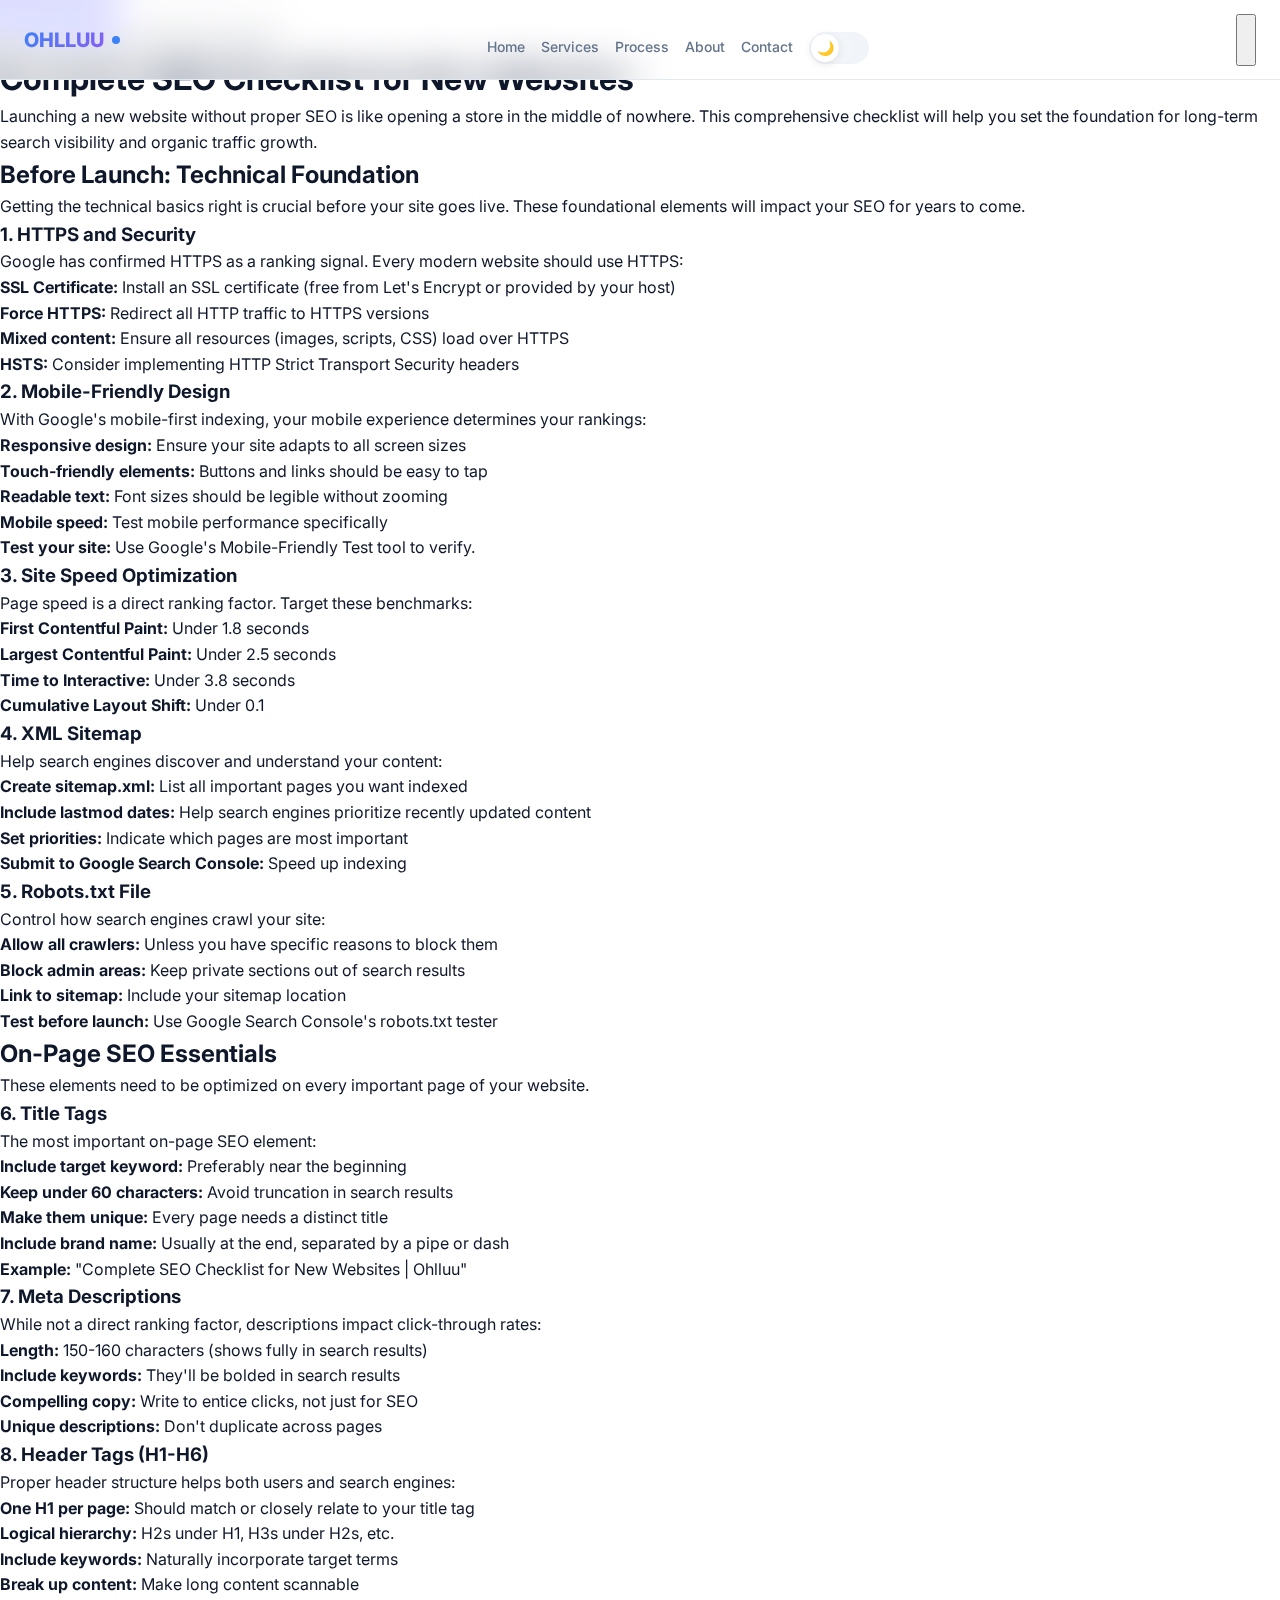
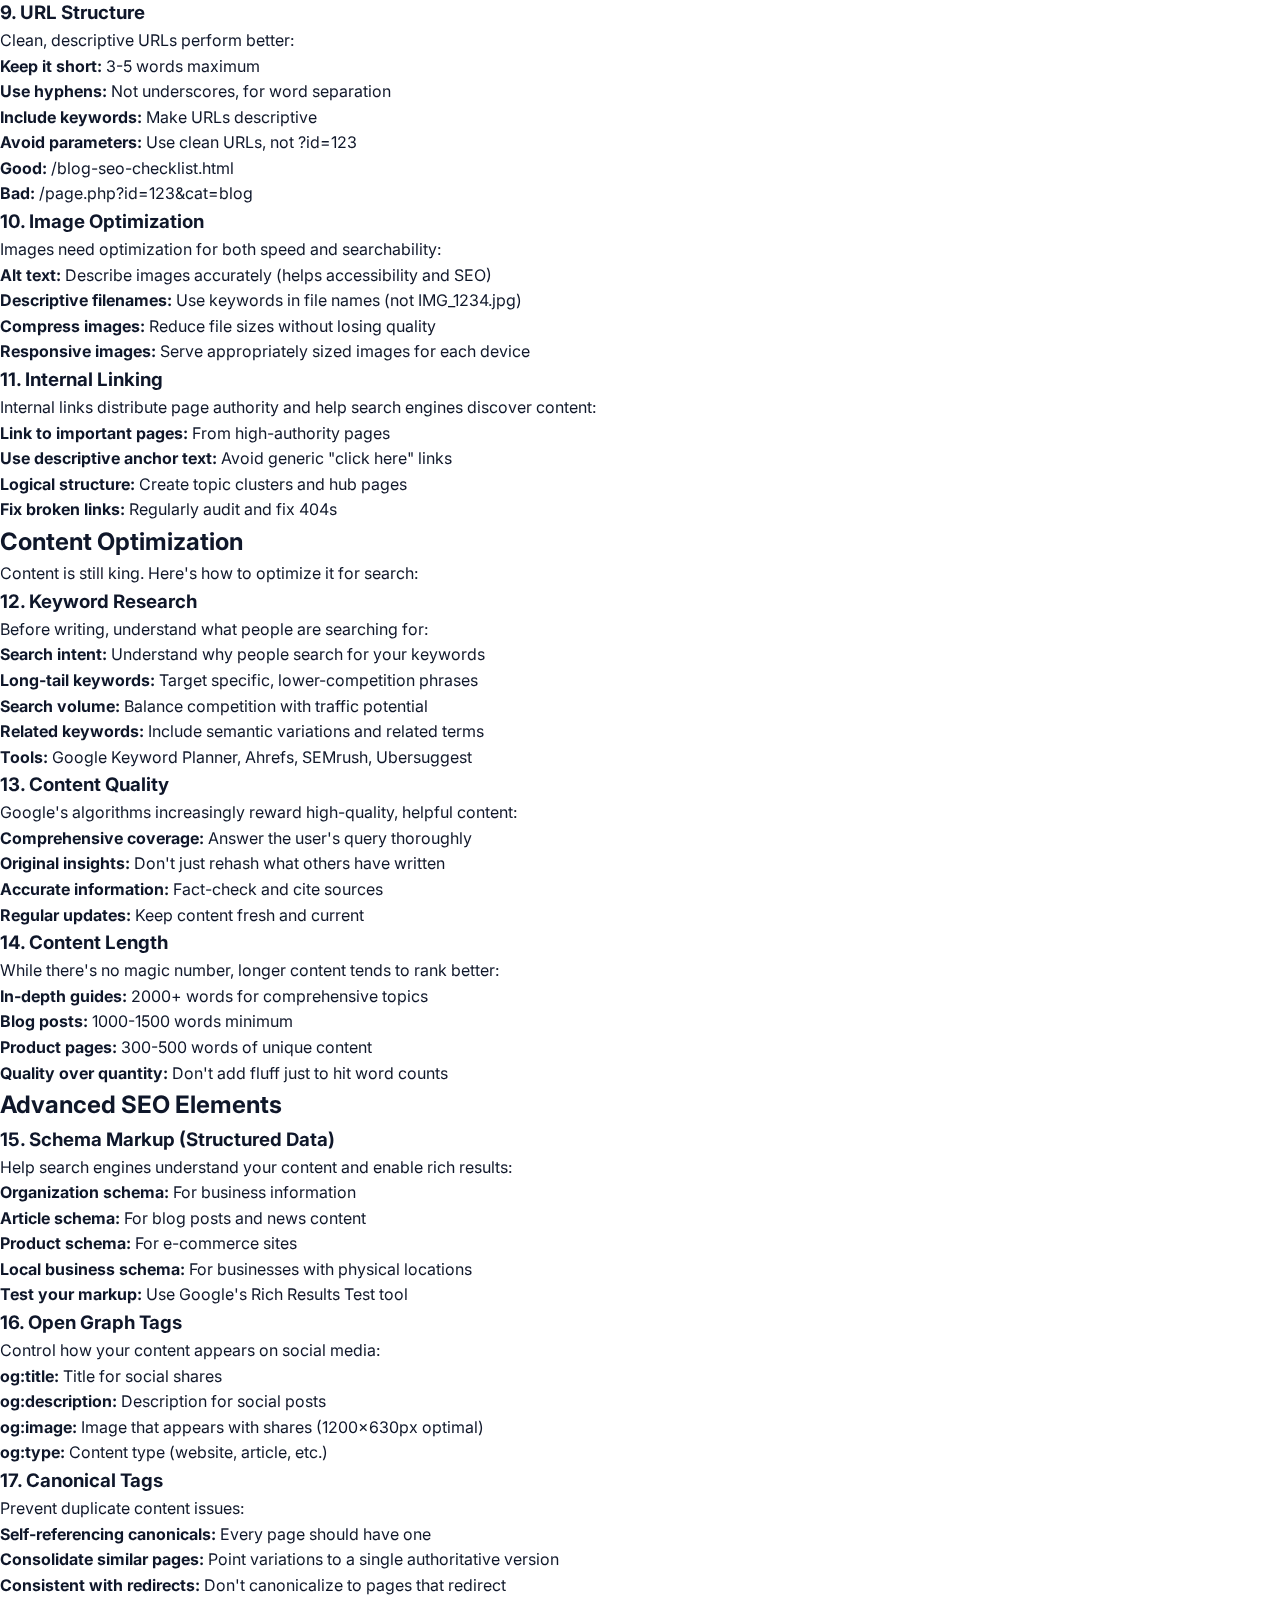
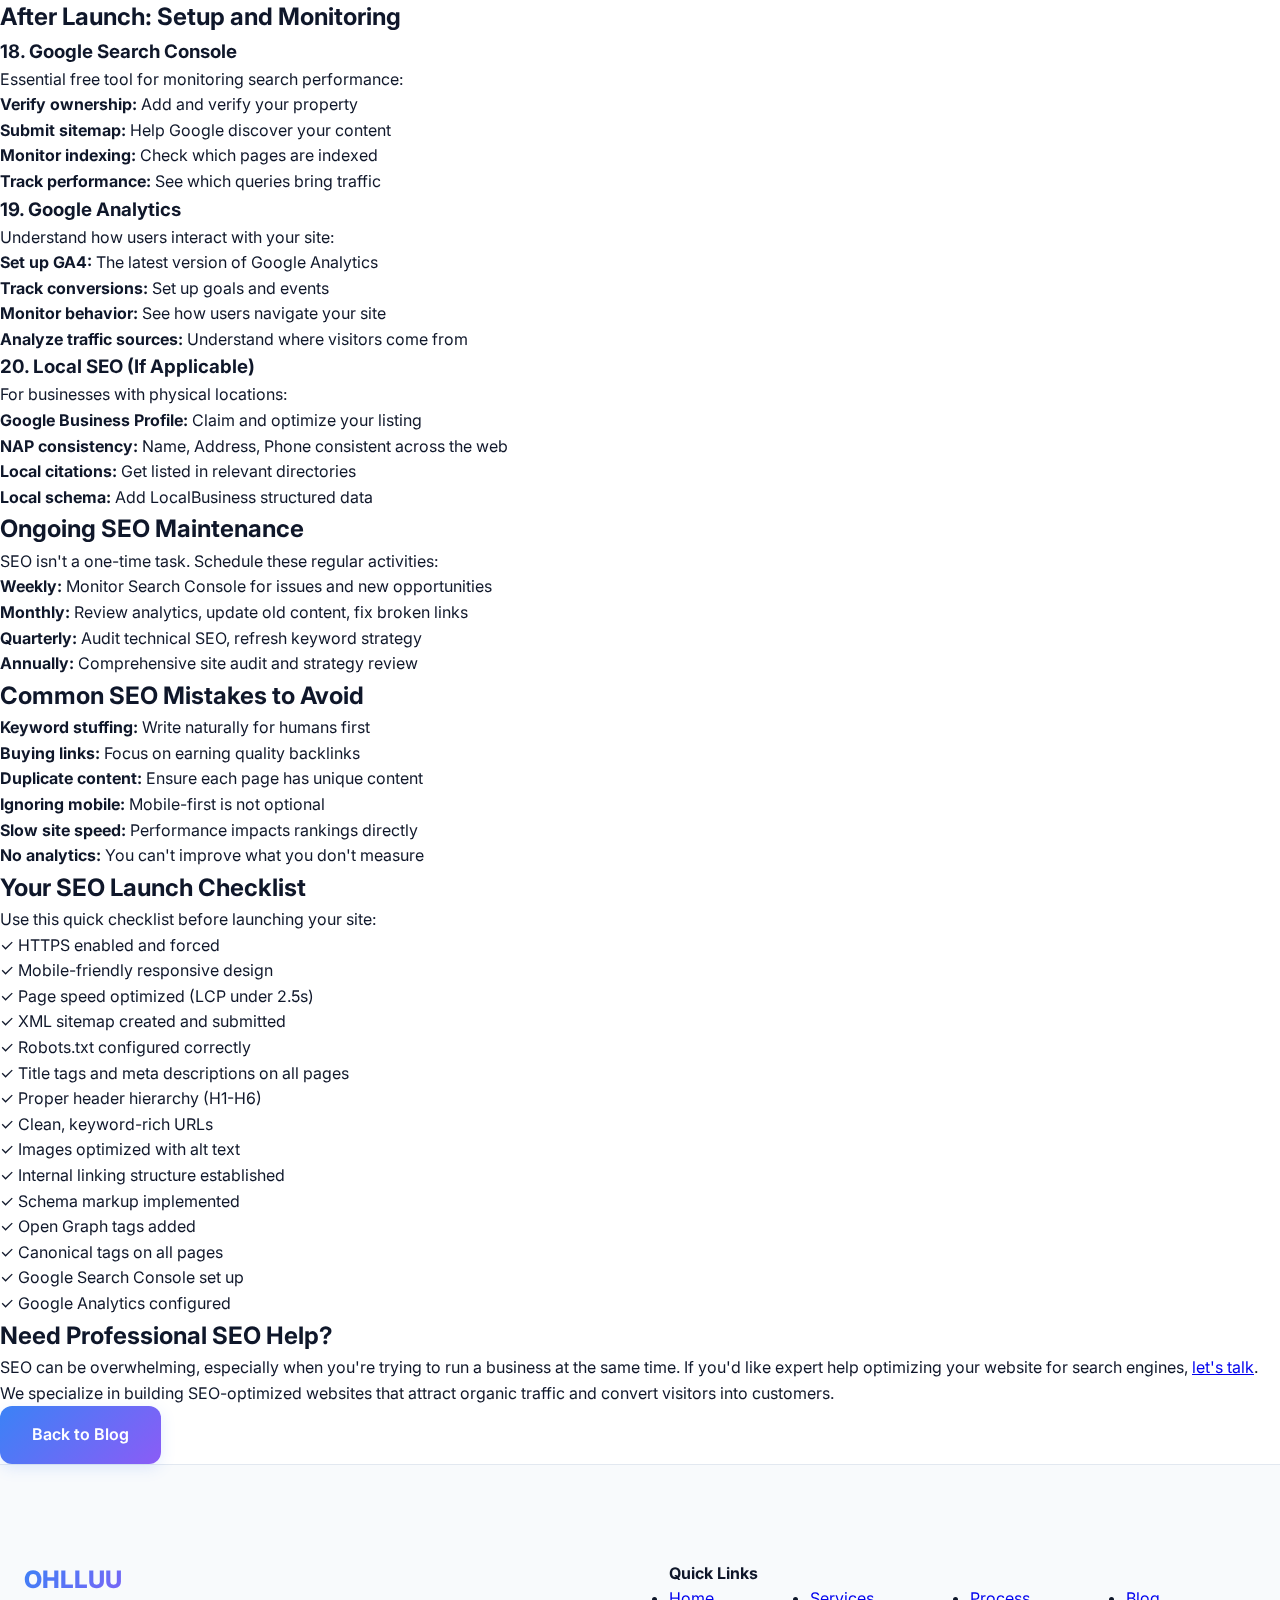
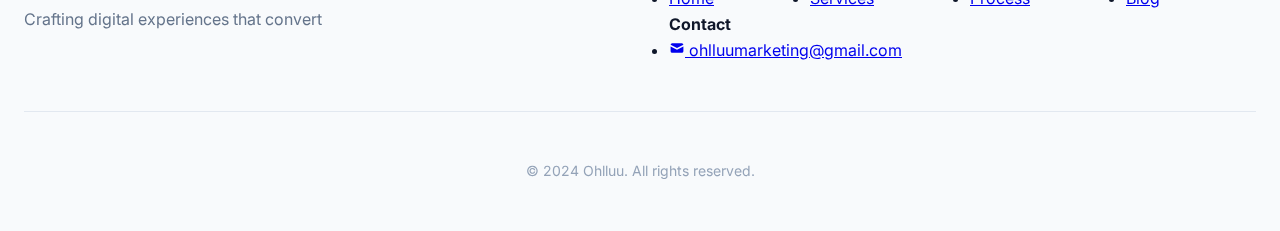
<file: blog-seo-checklist.html>
<!DOCTYPE html>
<html lang="en">
<head>
    <meta charset="UTF-8">
    <meta name="viewport" content="width=device-width, initial-scale=1.0">

    <!-- Primary SEO Tags -->
    <title>Complete SEO Checklist for New Websites in 2025 | Ohlluu</title>
    <meta name="description" content="Launch your website with confidence using this comprehensive SEO checklist. Learn essential optimization steps from meta tags to structured data that will help you rank on Google.">
    <meta name="keywords" content="SEO checklist, website SEO, new website optimization, on-page SEO, technical SEO, SEO guide 2025">
    <meta name="author" content="Ohlluu">
    <link rel="canonical" href="https://ohlluudev.com/blog-seo-checklist.html">

    <!-- Open Graph / Facebook -->
    <meta property="og:type" content="article">
    <meta property="og:url" content="https://ohlluudev.com/blog-seo-checklist.html">
    <meta property="og:title" content="Complete SEO Checklist for New Websites in 2025">
    <meta property="og:description" content="Essential SEO optimization steps to launch your website successfully and rank on Google.">
    <meta property="og:image" content="https://ohlluudev.com/assets/og-image.jpg">

    <!-- Article Schema Markup -->
    <script type="application/ld+json">
    {
        "@context": "https://schema.org",
        "@type": "BlogPosting",
        "headline": "Complete SEO Checklist for New Websites in 2025",
        "description": "Comprehensive SEO checklist covering everything from technical setup to content optimization",
        "author": {
            "@type": "Person",
            "name": "Ohlluu"
        },
        "datePublished": "2024-12-20",
        "dateModified": "2024-12-20",
        "publisher": {
            "@type": "Organization",
            "name": "Ohlluu"
        }
    }
    </script>

    <!-- Favicon -->
    <link rel="icon" type="image/png" sizes="32x32" href="favicon-32x32.png">
    <link rel="icon" type="image/png" sizes="16x16" href="favicon-16x16.png">

    <!-- Fonts -->
    <link rel="preconnect" href="https://fonts.googleapis.com">
    <link rel="preconnect" href="https://fonts.gstatic.com" crossorigin>
    <link href="https://fonts.googleapis.com/css2?family=Outfit:wght@400;500;600;700;800;900&family=Inter:wght@300;400;500;600;700;800;900&family=JetBrains+Mono:wght@400;500;600;700&display=swap" rel="stylesheet">

    <!-- Stylesheet -->
    <link rel="stylesheet" href="styles.css">

    <!-- Google Analytics -->
    <script async src="https://www.googletagmanager.com/gtag/js?id=G-JER8088KML"></script>
    <script>
        window.dataLayer = window.dataLayer || [];
        function gtag(){dataLayer.push(arguments);}
        gtag('js', new Date());
        gtag('config', 'G-JER8088KML');
    </script>
</head>
<body>
    <!-- Navigation -->
    <nav class="navbar" id="navbar">
        <div class="nav-container">
            <a href="index.html" class="nav-logo">
                <span class="logo-text">OHLLUU</span>
                <div class="logo-dot"></div>
            </a>

            <div class="nav-menu" id="nav-menu">
                <a href="index.html" class="nav-link">Home</a>
                <a href="index.html#services-main" class="nav-link">Services</a>
                <a href="index.html#process" class="nav-link">Process</a>
                <a href="index.html#why-choose-us" class="nav-link">About</a>
                <a href="index.html#contact" class="nav-link">Contact</a>

                <button class="theme-toggle" id="theme-toggle" aria-label="Toggle dark mode">
                    <div class="toggle-track">
                        <div class="toggle-thumb">
                            <span class="toggle-icon">🌙</span>
                        </div>
                    </div>
                </button>
            </div>

            <button class="nav-toggle" id="nav-toggle" aria-label="Toggle navigation">
                <span class="hamburger"></span>
                <span class="hamburger"></span>
                <span class="hamburger"></span>
            </button>
        </div>
    </nav>

    <!-- Article Header -->
    <article class="blog-post">
        <header class="blog-post-header">
            <div class="container-small">
                <a href="blog.html" class="blog-back-link">
                    <svg width="20" height="20" fill="currentColor" viewBox="0 0 20 20">
                        <path d="M9.707 16.707a1 1 0 01-1.414 0l-6-6a1 1 0 010-1.414l6-6a1 1 0 011.414 1.414L5.414 9H17a1 1 0 110 2H5.414l4.293 4.293a1 1 0 010 1.414z"/>
                    </svg>
                    Back to Blog
                </a>
                <div class="blog-post-meta">
                    <span class="blog-category">SEO</span>
                    <span class="blog-date">December 20, 2024</span>
                    <span class="blog-reading-time">10 min read</span>
                </div>
                <h1 class="blog-post-title">Complete SEO Checklist for New Websites</h1>
                <p class="blog-post-intro">Launching a new website without proper SEO is like opening a store in the middle of nowhere. This comprehensive checklist will help you set the foundation for long-term search visibility and organic traffic growth.</p>
            </div>
        </header>

        <div class="blog-post-content">
            <div class="container-small">
                <section class="content-section">
                    <h2>Before Launch: Technical Foundation</h2>
                    <p>Getting the technical basics right is crucial before your site goes live. These foundational elements will impact your SEO for years to come.</p>
                </section>

                <section class="content-section">
                    <h3>1. HTTPS and Security</h3>
                    <p>Google has confirmed HTTPS as a ranking signal. Every modern website should use HTTPS:</p>
                    <ul>
                        <li><strong>SSL Certificate:</strong> Install an SSL certificate (free from Let's Encrypt or provided by your host)</li>
                        <li><strong>Force HTTPS:</strong> Redirect all HTTP traffic to HTTPS versions</li>
                        <li><strong>Mixed content:</strong> Ensure all resources (images, scripts, CSS) load over HTTPS</li>
                        <li><strong>HSTS:</strong> Consider implementing HTTP Strict Transport Security headers</li>
                    </ul>
                </section>

                <section class="content-section">
                    <h3>2. Mobile-Friendly Design</h3>
                    <p>With Google's mobile-first indexing, your mobile experience determines your rankings:</p>
                    <ul>
                        <li><strong>Responsive design:</strong> Ensure your site adapts to all screen sizes</li>
                        <li><strong>Touch-friendly elements:</strong> Buttons and links should be easy to tap</li>
                        <li><strong>Readable text:</strong> Font sizes should be legible without zooming</li>
                        <li><strong>Mobile speed:</strong> Test mobile performance specifically</li>
                    </ul>
                    <p><strong>Test your site:</strong> Use Google's Mobile-Friendly Test tool to verify.</p>
                </section>

                <section class="content-section">
                    <h3>3. Site Speed Optimization</h3>
                    <p>Page speed is a direct ranking factor. Target these benchmarks:</p>
                    <ul>
                        <li><strong>First Contentful Paint:</strong> Under 1.8 seconds</li>
                        <li><strong>Largest Contentful Paint:</strong> Under 2.5 seconds</li>
                        <li><strong>Time to Interactive:</strong> Under 3.8 seconds</li>
                        <li><strong>Cumulative Layout Shift:</strong> Under 0.1</li>
                    </ul>
                </section>

                <section class="content-section">
                    <h3>4. XML Sitemap</h3>
                    <p>Help search engines discover and understand your content:</p>
                    <ul>
                        <li><strong>Create sitemap.xml:</strong> List all important pages you want indexed</li>
                        <li><strong>Include lastmod dates:</strong> Help search engines prioritize recently updated content</li>
                        <li><strong>Set priorities:</strong> Indicate which pages are most important</li>
                        <li><strong>Submit to Google Search Console:</strong> Speed up indexing</li>
                    </ul>
                </section>

                <section class="content-section">
                    <h3>5. Robots.txt File</h3>
                    <p>Control how search engines crawl your site:</p>
                    <ul>
                        <li><strong>Allow all crawlers:</strong> Unless you have specific reasons to block them</li>
                        <li><strong>Block admin areas:</strong> Keep private sections out of search results</li>
                        <li><strong>Link to sitemap:</strong> Include your sitemap location</li>
                        <li><strong>Test before launch:</strong> Use Google Search Console's robots.txt tester</li>
                    </ul>
                </section>

                <section class="content-section">
                    <h2>On-Page SEO Essentials</h2>
                    <p>These elements need to be optimized on every important page of your website.</p>
                </section>

                <section class="content-section">
                    <h3>6. Title Tags</h3>
                    <p>The most important on-page SEO element:</p>
                    <ul>
                        <li><strong>Include target keyword:</strong> Preferably near the beginning</li>
                        <li><strong>Keep under 60 characters:</strong> Avoid truncation in search results</li>
                        <li><strong>Make them unique:</strong> Every page needs a distinct title</li>
                        <li><strong>Include brand name:</strong> Usually at the end, separated by a pipe or dash</li>
                    </ul>
                    <p><strong>Example:</strong> "Complete SEO Checklist for New Websites | Ohlluu"</p>
                </section>

                <section class="content-section">
                    <h3>7. Meta Descriptions</h3>
                    <p>While not a direct ranking factor, descriptions impact click-through rates:</p>
                    <ul>
                        <li><strong>Length:</strong> 150-160 characters (shows fully in search results)</li>
                        <li><strong>Include keywords:</strong> They'll be bolded in search results</li>
                        <li><strong>Compelling copy:</strong> Write to entice clicks, not just for SEO</li>
                        <li><strong>Unique descriptions:</strong> Don't duplicate across pages</li>
                    </ul>
                </section>

                <section class="content-section">
                    <h3>8. Header Tags (H1-H6)</h3>
                    <p>Proper header structure helps both users and search engines:</p>
                    <ul>
                        <li><strong>One H1 per page:</strong> Should match or closely relate to your title tag</li>
                        <li><strong>Logical hierarchy:</strong> H2s under H1, H3s under H2s, etc.</li>
                        <li><strong>Include keywords:</strong> Naturally incorporate target terms</li>
                        <li><strong>Break up content:</strong> Make long content scannable</li>
                    </ul>
                </section>

                <section class="content-section">
                    <h3>9. URL Structure</h3>
                    <p>Clean, descriptive URLs perform better:</p>
                    <ul>
                        <li><strong>Keep it short:</strong> 3-5 words maximum</li>
                        <li><strong>Use hyphens:</strong> Not underscores, for word separation</li>
                        <li><strong>Include keywords:</strong> Make URLs descriptive</li>
                        <li><strong>Avoid parameters:</strong> Use clean URLs, not ?id=123</li>
                    </ul>
                    <p><strong>Good:</strong> /blog-seo-checklist.html<br><strong>Bad:</strong> /page.php?id=123&cat=blog</p>
                </section>

                <section class="content-section">
                    <h3>10. Image Optimization</h3>
                    <p>Images need optimization for both speed and searchability:</p>
                    <ul>
                        <li><strong>Alt text:</strong> Describe images accurately (helps accessibility and SEO)</li>
                        <li><strong>Descriptive filenames:</strong> Use keywords in file names (not IMG_1234.jpg)</li>
                        <li><strong>Compress images:</strong> Reduce file sizes without losing quality</li>
                        <li><strong>Responsive images:</strong> Serve appropriately sized images for each device</li>
                    </ul>
                </section>

                <section class="content-section">
                    <h3>11. Internal Linking</h3>
                    <p>Internal links distribute page authority and help search engines discover content:</p>
                    <ul>
                        <li><strong>Link to important pages:</strong> From high-authority pages</li>
                        <li><strong>Use descriptive anchor text:</strong> Avoid generic "click here" links</li>
                        <li><strong>Logical structure:</strong> Create topic clusters and hub pages</li>
                        <li><strong>Fix broken links:</strong> Regularly audit and fix 404s</li>
                    </ul>
                </section>

                <section class="content-section">
                    <h2>Content Optimization</h2>
                    <p>Content is still king. Here's how to optimize it for search:</p>
                </section>

                <section class="content-section">
                    <h3>12. Keyword Research</h3>
                    <p>Before writing, understand what people are searching for:</p>
                    <ul>
                        <li><strong>Search intent:</strong> Understand why people search for your keywords</li>
                        <li><strong>Long-tail keywords:</strong> Target specific, lower-competition phrases</li>
                        <li><strong>Search volume:</strong> Balance competition with traffic potential</li>
                        <li><strong>Related keywords:</strong> Include semantic variations and related terms</li>
                    </ul>
                    <p><strong>Tools:</strong> Google Keyword Planner, Ahrefs, SEMrush, Ubersuggest</p>
                </section>

                <section class="content-section">
                    <h3>13. Content Quality</h3>
                    <p>Google's algorithms increasingly reward high-quality, helpful content:</p>
                    <ul>
                        <li><strong>Comprehensive coverage:</strong> Answer the user's query thoroughly</li>
                        <li><strong>Original insights:</strong> Don't just rehash what others have written</li>
                        <li><strong>Accurate information:</strong> Fact-check and cite sources</li>
                        <li><strong>Regular updates:</strong> Keep content fresh and current</li>
                    </ul>
                </section>

                <section class="content-section">
                    <h3>14. Content Length</h3>
                    <p>While there's no magic number, longer content tends to rank better:</p>
                    <ul>
                        <li><strong>In-depth guides:</strong> 2000+ words for comprehensive topics</li>
                        <li><strong>Blog posts:</strong> 1000-1500 words minimum</li>
                        <li><strong>Product pages:</strong> 300-500 words of unique content</li>
                        <li><strong>Quality over quantity:</strong> Don't add fluff just to hit word counts</li>
                    </ul>
                </section>

                <section class="content-section">
                    <h2>Advanced SEO Elements</h2>
                </section>

                <section class="content-section">
                    <h3>15. Schema Markup (Structured Data)</h3>
                    <p>Help search engines understand your content and enable rich results:</p>
                    <ul>
                        <li><strong>Organization schema:</strong> For business information</li>
                        <li><strong>Article schema:</strong> For blog posts and news content</li>
                        <li><strong>Product schema:</strong> For e-commerce sites</li>
                        <li><strong>Local business schema:</strong> For businesses with physical locations</li>
                    </ul>
                    <p><strong>Test your markup:</strong> Use Google's Rich Results Test tool</p>
                </section>

                <section class="content-section">
                    <h3>16. Open Graph Tags</h3>
                    <p>Control how your content appears on social media:</p>
                    <ul>
                        <li><strong>og:title:</strong> Title for social shares</li>
                        <li><strong>og:description:</strong> Description for social posts</li>
                        <li><strong>og:image:</strong> Image that appears with shares (1200x630px optimal)</li>
                        <li><strong>og:type:</strong> Content type (website, article, etc.)</li>
                    </ul>
                </section>

                <section class="content-section">
                    <h3>17. Canonical Tags</h3>
                    <p>Prevent duplicate content issues:</p>
                    <ul>
                        <li><strong>Self-referencing canonicals:</strong> Every page should have one</li>
                        <li><strong>Consolidate similar pages:</strong> Point variations to a single authoritative version</li>
                        <li><strong>Consistent with redirects:</strong> Don't canonicalize to pages that redirect</li>
                    </ul>
                </section>

                <section class="content-section">
                    <h2>After Launch: Setup and Monitoring</h2>
                </section>

                <section class="content-section">
                    <h3>18. Google Search Console</h3>
                    <p>Essential free tool for monitoring search performance:</p>
                    <ul>
                        <li><strong>Verify ownership:</strong> Add and verify your property</li>
                        <li><strong>Submit sitemap:</strong> Help Google discover your content</li>
                        <li><strong>Monitor indexing:</strong> Check which pages are indexed</li>
                        <li><strong>Track performance:</strong> See which queries bring traffic</li>
                    </ul>
                </section>

                <section class="content-section">
                    <h3>19. Google Analytics</h3>
                    <p>Understand how users interact with your site:</p>
                    <ul>
                        <li><strong>Set up GA4:</strong> The latest version of Google Analytics</li>
                        <li><strong>Track conversions:</strong> Set up goals and events</li>
                        <li><strong>Monitor behavior:</strong> See how users navigate your site</li>
                        <li><strong>Analyze traffic sources:</strong> Understand where visitors come from</li>
                    </ul>
                </section>

                <section class="content-section">
                    <h3>20. Local SEO (If Applicable)</h3>
                    <p>For businesses with physical locations:</p>
                    <ul>
                        <li><strong>Google Business Profile:</strong> Claim and optimize your listing</li>
                        <li><strong>NAP consistency:</strong> Name, Address, Phone consistent across the web</li>
                        <li><strong>Local citations:</strong> Get listed in relevant directories</li>
                        <li><strong>Local schema:</strong> Add LocalBusiness structured data</li>
                    </ul>
                </section>

                <section class="content-section">
                    <h2>Ongoing SEO Maintenance</h2>
                    <p>SEO isn't a one-time task. Schedule these regular activities:</p>
                    <ul>
                        <li><strong>Weekly:</strong> Monitor Search Console for issues and new opportunities</li>
                        <li><strong>Monthly:</strong> Review analytics, update old content, fix broken links</li>
                        <li><strong>Quarterly:</strong> Audit technical SEO, refresh keyword strategy</li>
                        <li><strong>Annually:</strong> Comprehensive site audit and strategy review</li>
                    </ul>
                </section>

                <section class="content-section">
                    <h2>Common SEO Mistakes to Avoid</h2>
                    <ul>
                        <li><strong>Keyword stuffing:</strong> Write naturally for humans first</li>
                        <li><strong>Buying links:</strong> Focus on earning quality backlinks</li>
                        <li><strong>Duplicate content:</strong> Ensure each page has unique content</li>
                        <li><strong>Ignoring mobile:</strong> Mobile-first is not optional</li>
                        <li><strong>Slow site speed:</strong> Performance impacts rankings directly</li>
                        <li><strong>No analytics:</strong> You can't improve what you don't measure</li>
                    </ul>
                </section>

                <section class="content-section">
                    <h2>Your SEO Launch Checklist</h2>
                    <p>Use this quick checklist before launching your site:</p>
                    <ul>
                        <li>✓ HTTPS enabled and forced</li>
                        <li>✓ Mobile-friendly responsive design</li>
                        <li>✓ Page speed optimized (LCP under 2.5s)</li>
                        <li>✓ XML sitemap created and submitted</li>
                        <li>✓ Robots.txt configured correctly</li>
                        <li>✓ Title tags and meta descriptions on all pages</li>
                        <li>✓ Proper header hierarchy (H1-H6)</li>
                        <li>✓ Clean, keyword-rich URLs</li>
                        <li>✓ Images optimized with alt text</li>
                        <li>✓ Internal linking structure established</li>
                        <li>✓ Schema markup implemented</li>
                        <li>✓ Open Graph tags added</li>
                        <li>✓ Canonical tags on all pages</li>
                        <li>✓ Google Search Console set up</li>
                        <li>✓ Google Analytics configured</li>
                    </ul>
                </section>

                <section class="content-section">
                    <h2>Need Professional SEO Help?</h2>
                    <p>SEO can be overwhelming, especially when you're trying to run a business at the same time. If you'd like expert help optimizing your website for search engines, <a href="index.html#contact">let's talk</a>. We specialize in building SEO-optimized websites that attract organic traffic and convert visitors into customers.</p>
                </section>

                <div class="blog-post-footer">
                    <a href="blog.html" class="btn btn-primary">Back to Blog</a>
                </div>
            </div>
        </div>
    </article>

    <!-- Footer -->
    <footer class="footer">
        <div class="container">
            <div class="footer-content">
                <div class="footer-main">
                    <div class="footer-brand">
                        <h3 class="footer-logo">OHLLUU</h3>
                        <p class="footer-tagline">Crafting digital experiences that convert</p>
                    </div>
                </div>

                <div class="footer-links-grid">
                    <div class="footer-column">
                        <h4 class="footer-heading">Quick Links</h4>
                        <ul class="footer-links">
                            <li><a href="index.html" class="footer-link">Home</a></li>
                            <li><a href="index.html#services-main" class="footer-link">Services</a></li>
                            <li><a href="index.html#process" class="footer-link">Process</a></li>
                            <li><a href="blog.html" class="footer-link">Blog</a></li>
                        </ul>
                    </div>

                    <div class="footer-column">
                        <h4 class="footer-heading">Contact</h4>
                        <ul class="footer-links">
                            <li>
                                <a href="mailto:ohlluumarketing@gmail.com" class="footer-link footer-contact-link">
                                    <svg width="16" height="16" fill="currentColor" viewBox="0 0 20 20" class="footer-icon">
                                        <path d="M2.003 5.884L10 9.882l7.997-3.998A2 2 0 0016 4H4a2 2 0 00-1.997 1.884z"/>
                                        <path d="M18 8.118l-8 4-8-4V14a2 2 0 002 2h12a2 2 0 002-2V8.118z"/>
                                    </svg>
                                    ohlluumarketing@gmail.com
                                </a>
                            </li>
                        </ul>
                    </div>
                </div>
            </div>

            <div class="footer-bottom">
                <p class="footer-copyright">
                    &copy; 2024 Ohlluu. All rights reserved.
                </p>
            </div>
        </div>
    </footer>

    <!-- Scripts -->
    <script src="script.js"></script>
</body>
</html>
</file>
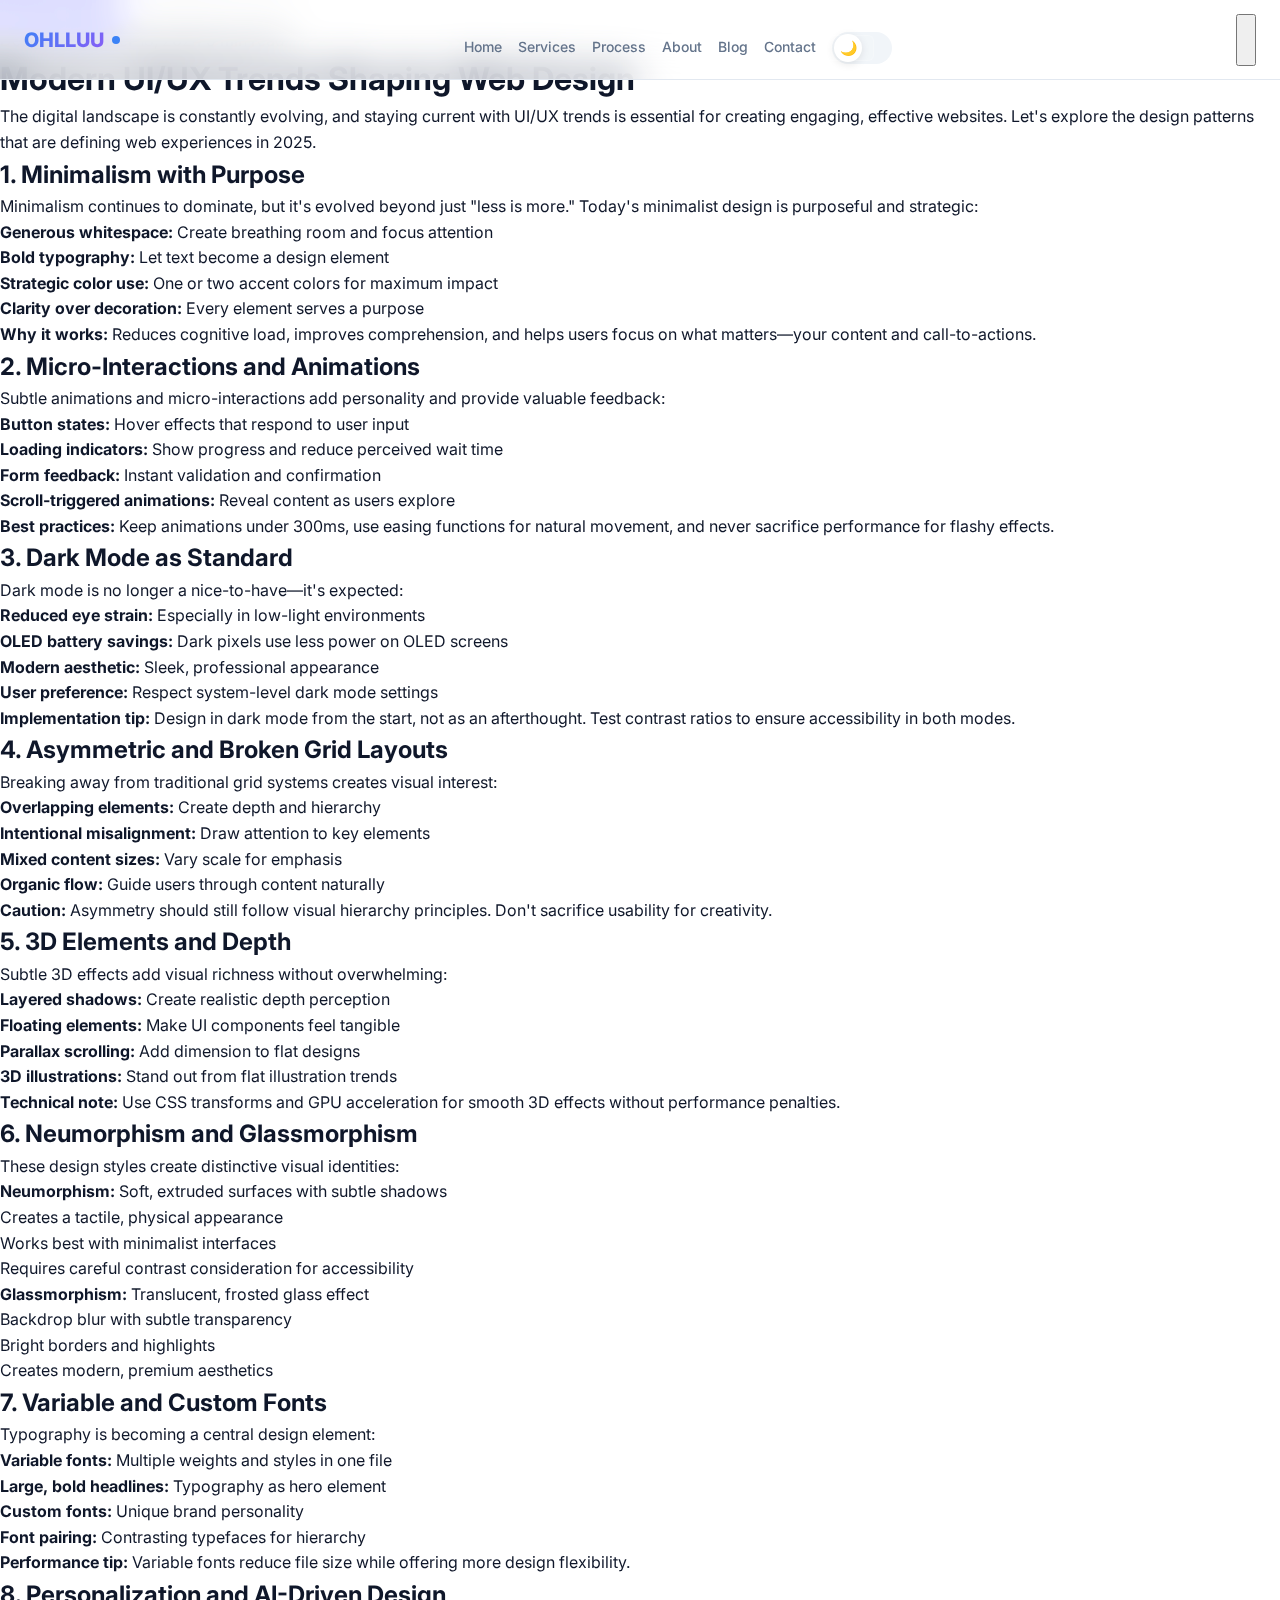
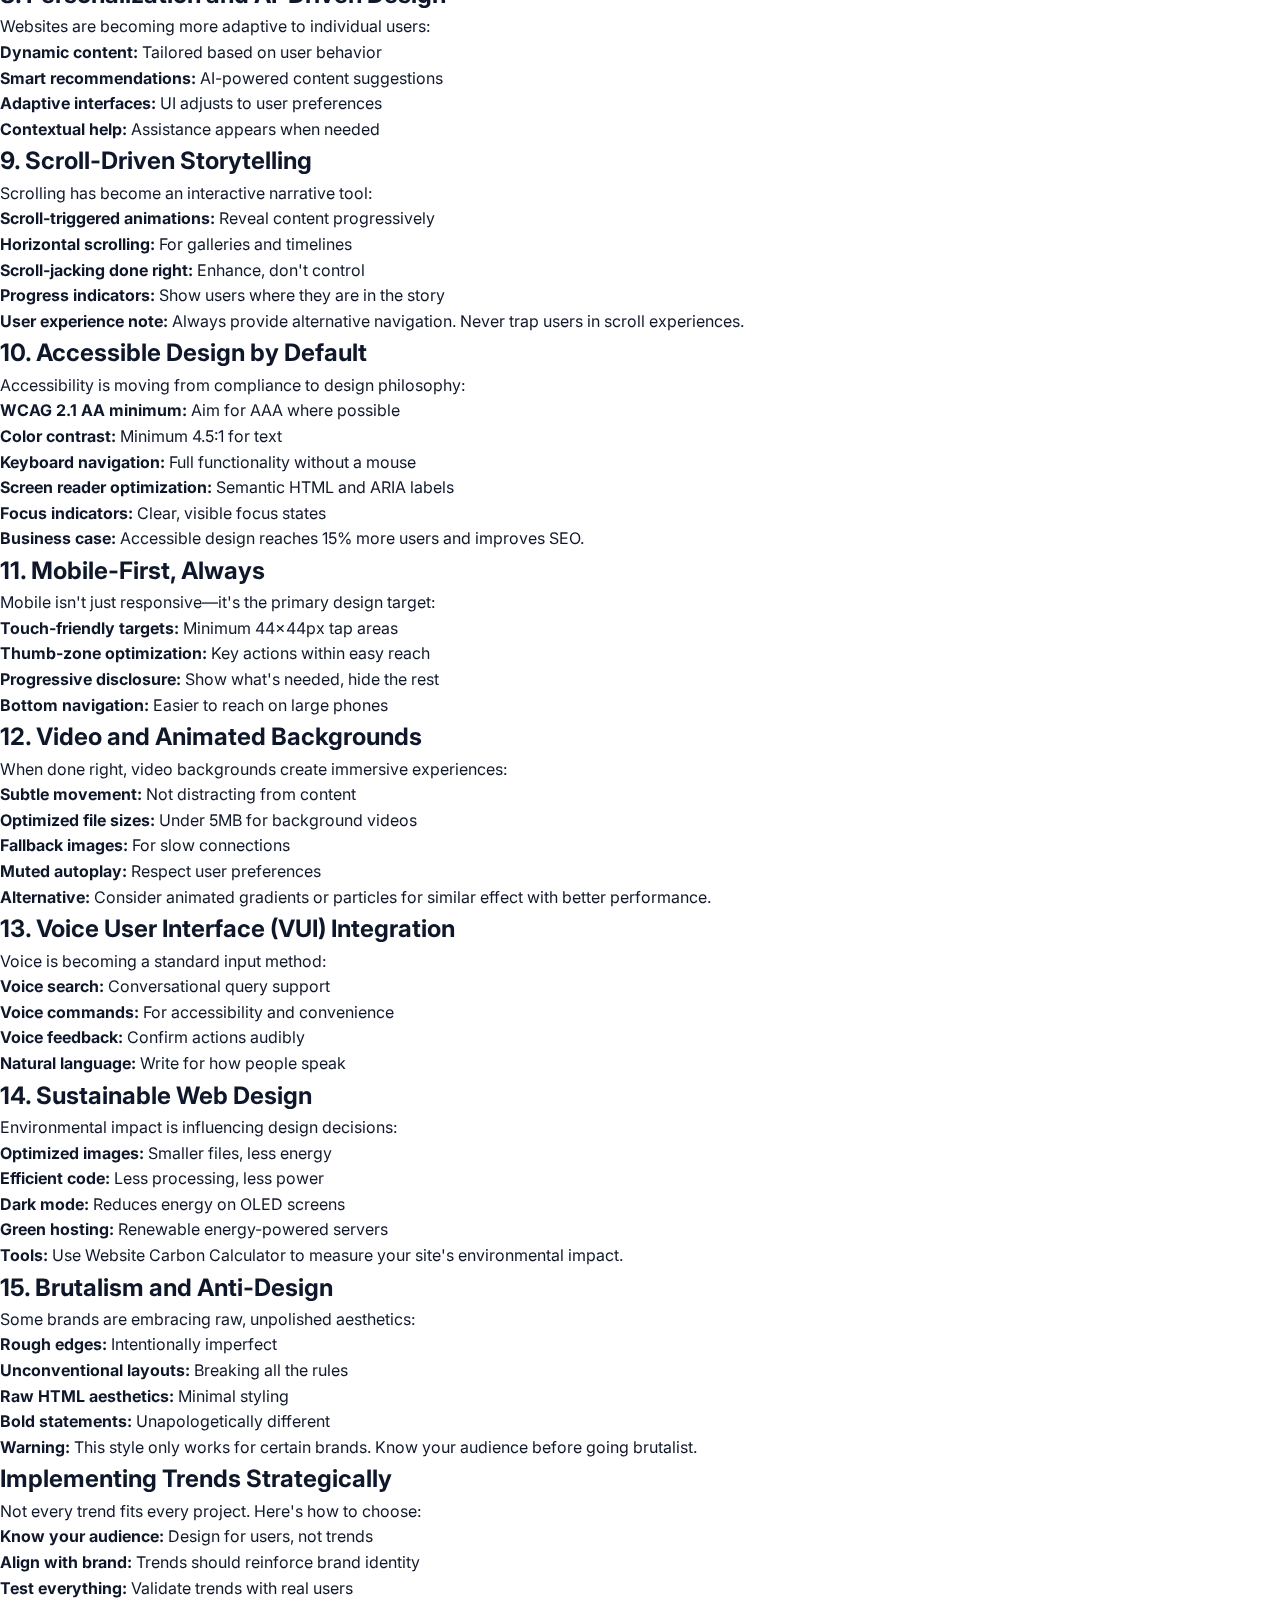
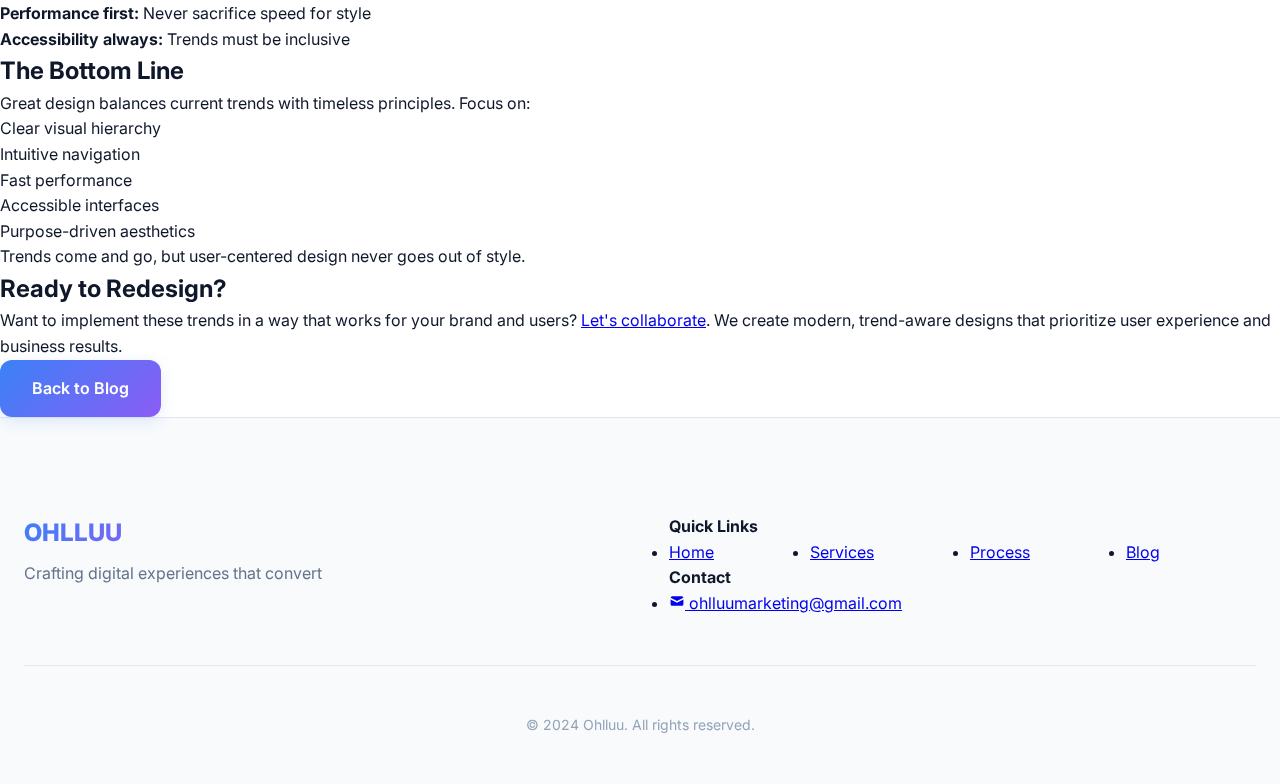
<file: blog-uiux-trends.html>
<!DOCTYPE html>
<html lang="en">
<head>
    <meta charset="UTF-8">
    <meta name="viewport" content="width=device-width, initial-scale=1.0">

    <!-- Primary SEO Tags -->
    <title>Modern UI/UX Trends Shaping Web Design in 2025 | Ohlluu</title>
    <meta name="description" content="Discover the latest UI/UX design trends transforming the web. From minimalism to micro-interactions, learn what's driving user engagement and conversions in 2025.">
    <meta name="keywords" content="UI/UX trends, web design trends 2025, user experience, modern web design, interface design">
    <meta name="author" content="Ohlluu">
    <link rel="canonical" href="https://ohlluu.com/blog-uiux-trends.html">

    <!-- Open Graph / Facebook -->
    <meta property="og:type" content="article">
    <meta property="og:url" content="https://ohlluu.com/blog-uiux-trends.html">
    <meta property="og:title" content="Modern UI/UX Trends Shaping Web Design in 2025">
    <meta property="og:description" content="Explore the latest design trends transforming the web and driving user engagement.">
    <meta property="og:image" content="https://ohlluu.com/assets/og-image.jpg">

    <!-- Article Schema Markup -->
    <script type="application/ld+json">
    {
        "@context": "https://schema.org",
        "@type": "BlogPosting",
        "headline": "Modern UI/UX Trends Shaping Web Design in 2025",
        "description": "Latest UI/UX trends and design patterns for modern websites",
        "author": {
            "@type": "Person",
            "name": "Ohlluu"
        },
        "datePublished": "2024-12-18",
        "dateModified": "2024-12-18",
        "publisher": {
            "@type": "Organization",
            "name": "Ohlluu"
        }
    }
    </script>

    <!-- Favicon -->
    <link rel="icon" type="image/png" sizes="32x32" href="favicon-32x32.png">
    <link rel="icon" type="image/png" sizes="16x16" href="favicon-16x16.png">

    <!-- Fonts -->
    <link rel="preconnect" href="https://fonts.googleapis.com">
    <link rel="preconnect" href="https://fonts.gstatic.com" crossorigin>
    <link href="https://fonts.googleapis.com/css2?family=Outfit:wght@400;500;600;700;800;900&family=Inter:wght@300;400;500;600;700;800;900&family=JetBrains+Mono:wght@400;500;600;700&display=swap" rel="stylesheet">

    <!-- Stylesheet -->
    <link rel="stylesheet" href="styles.css">

    <!-- Google Analytics -->
    <script async src="https://www.googletagmanager.com/gtag/js?id=G-JER8088KML"></script>
    <script>
        window.dataLayer = window.dataLayer || [];
        function gtag(){dataLayer.push(arguments);}
        gtag('js', new Date());
        gtag('config', 'G-JER8088KML');
    </script>
</head>
<body>
    <!-- Navigation -->
    <nav class="navbar" id="navbar">
        <div class="nav-container">
            <a href="index.html" class="nav-logo">
                <span class="logo-text">OHLLUU</span>
                <div class="logo-dot"></div>
            </a>

            <div class="nav-menu" id="nav-menu">
                <a href="index.html" class="nav-link">Home</a>
                <a href="index.html#services-main" class="nav-link">Services</a>
                <a href="index.html#process" class="nav-link">Process</a>
                <a href="index.html#why-choose-us" class="nav-link">About</a>
                <a href="blog.html" class="nav-link">Blog</a>
                <a href="index.html#contact" class="nav-link">Contact</a>

                <button class="theme-toggle" id="theme-toggle" aria-label="Toggle dark mode">
                    <div class="toggle-track">
                        <div class="toggle-thumb">
                            <span class="toggle-icon">🌙</span>
                        </div>
                    </div>
                </button>
            </div>

            <button class="nav-toggle" id="nav-toggle" aria-label="Toggle navigation">
                <span class="hamburger"></span>
                <span class="hamburger"></span>
                <span class="hamburger"></span>
            </button>
        </div>
    </nav>

    <!-- Article Header -->
    <article class="blog-post">
        <header class="blog-post-header">
            <div class="container-small">
                <a href="blog.html" class="blog-back-link">
                    <svg width="20" height="20" fill="currentColor" viewBox="0 0 20 20">
                        <path d="M9.707 16.707a1 1 0 01-1.414 0l-6-6a1 1 0 010-1.414l6-6a1 1 0 011.414 1.414L5.414 9H17a1 1 0 110 2H5.414l4.293 4.293a1 1 0 010 1.414z"/>
                    </svg>
                    Back to Blog
                </a>
                <div class="blog-post-meta">
                    <span class="blog-category">Design</span>
                    <span class="blog-date">December 18, 2024</span>
                    <span class="blog-reading-time">9 min read</span>
                </div>
                <h1 class="blog-post-title">Modern UI/UX Trends Shaping Web Design</h1>
                <p class="blog-post-intro">The digital landscape is constantly evolving, and staying current with UI/UX trends is essential for creating engaging, effective websites. Let's explore the design patterns that are defining web experiences in 2025.</p>
            </div>
        </header>

        <div class="blog-post-content">
            <div class="container-small">
                <section class="content-section">
                    <h2>1. Minimalism with Purpose</h2>
                    <p>Minimalism continues to dominate, but it's evolved beyond just "less is more." Today's minimalist design is purposeful and strategic:</p>
                    <ul>
                        <li><strong>Generous whitespace:</strong> Create breathing room and focus attention</li>
                        <li><strong>Bold typography:</strong> Let text become a design element</li>
                        <li><strong>Strategic color use:</strong> One or two accent colors for maximum impact</li>
                        <li><strong>Clarity over decoration:</strong> Every element serves a purpose</li>
                    </ul>
                    <p><strong>Why it works:</strong> Reduces cognitive load, improves comprehension, and helps users focus on what matters—your content and call-to-actions.</p>
                </section>

                <section class="content-section">
                    <h2>2. Micro-Interactions and Animations</h2>
                    <p>Subtle animations and micro-interactions add personality and provide valuable feedback:</p>
                    <ul>
                        <li><strong>Button states:</strong> Hover effects that respond to user input</li>
                        <li><strong>Loading indicators:</strong> Show progress and reduce perceived wait time</li>
                        <li><strong>Form feedback:</strong> Instant validation and confirmation</li>
                        <li><strong>Scroll-triggered animations:</strong> Reveal content as users explore</li>
                    </ul>
                    <p><strong>Best practices:</strong> Keep animations under 300ms, use easing functions for natural movement, and never sacrifice performance for flashy effects.</p>
                </section>

                <section class="content-section">
                    <h2>3. Dark Mode as Standard</h2>
                    <p>Dark mode is no longer a nice-to-have—it's expected:</p>
                    <ul>
                        <li><strong>Reduced eye strain:</strong> Especially in low-light environments</li>
                        <li><strong>OLED battery savings:</strong> Dark pixels use less power on OLED screens</li>
                        <li><strong>Modern aesthetic:</strong> Sleek, professional appearance</li>
                        <li><strong>User preference:</strong> Respect system-level dark mode settings</li>
                    </ul>
                    <p><strong>Implementation tip:</strong> Design in dark mode from the start, not as an afterthought. Test contrast ratios to ensure accessibility in both modes.</p>
                </section>

                <section class="content-section">
                    <h2>4. Asymmetric and Broken Grid Layouts</h2>
                    <p>Breaking away from traditional grid systems creates visual interest:</p>
                    <ul>
                        <li><strong>Overlapping elements:</strong> Create depth and hierarchy</li>
                        <li><strong>Intentional misalignment:</strong> Draw attention to key elements</li>
                        <li><strong>Mixed content sizes:</strong> Vary scale for emphasis</li>
                        <li><strong>Organic flow:</strong> Guide users through content naturally</li>
                    </ul>
                    <p><strong>Caution:</strong> Asymmetry should still follow visual hierarchy principles. Don't sacrifice usability for creativity.</p>
                </section>

                <section class="content-section">
                    <h2>5. 3D Elements and Depth</h2>
                    <p>Subtle 3D effects add visual richness without overwhelming:</p>
                    <ul>
                        <li><strong>Layered shadows:</strong> Create realistic depth perception</li>
                        <li><strong>Floating elements:</strong> Make UI components feel tangible</li>
                        <li><strong>Parallax scrolling:</strong> Add dimension to flat designs</li>
                        <li><strong>3D illustrations:</strong> Stand out from flat illustration trends</li>
                    </ul>
                    <p><strong>Technical note:</strong> Use CSS transforms and GPU acceleration for smooth 3D effects without performance penalties.</p>
                </section>

                <section class="content-section">
                    <h2>6. Neumorphism and Glassmorphism</h2>
                    <p>These design styles create distinctive visual identities:</p>
                    <p><strong>Neumorphism:</strong> Soft, extruded surfaces with subtle shadows</p>
                    <ul>
                        <li>Creates a tactile, physical appearance</li>
                        <li>Works best with minimalist interfaces</li>
                        <li>Requires careful contrast consideration for accessibility</li>
                    </ul>
                    <p><strong>Glassmorphism:</strong> Translucent, frosted glass effect</p>
                    <ul>
                        <li>Backdrop blur with subtle transparency</li>
                        <li>Bright borders and highlights</li>
                        <li>Creates modern, premium aesthetics</li>
                    </ul>
                </section>

                <section class="content-section">
                    <h2>7. Variable and Custom Fonts</h2>
                    <p>Typography is becoming a central design element:</p>
                    <ul>
                        <li><strong>Variable fonts:</strong> Multiple weights and styles in one file</li>
                        <li><strong>Large, bold headlines:</strong> Typography as hero element</li>
                        <li><strong>Custom fonts:</strong> Unique brand personality</li>
                        <li><strong>Font pairing:</strong> Contrasting typefaces for hierarchy</li>
                    </ul>
                    <p><strong>Performance tip:</strong> Variable fonts reduce file size while offering more design flexibility.</p>
                </section>

                <section class="content-section">
                    <h2>8. Personalization and AI-Driven Design</h2>
                    <p>Websites are becoming more adaptive to individual users:</p>
                    <ul>
                        <li><strong>Dynamic content:</strong> Tailored based on user behavior</li>
                        <li><strong>Smart recommendations:</strong> AI-powered content suggestions</li>
                        <li><strong>Adaptive interfaces:</strong> UI adjusts to user preferences</li>
                        <li><strong>Contextual help:</strong> Assistance appears when needed</li>
                    </ul>
                </section>

                <section class="content-section">
                    <h2>9. Scroll-Driven Storytelling</h2>
                    <p>Scrolling has become an interactive narrative tool:</p>
                    <ul>
                        <li><strong>Scroll-triggered animations:</strong> Reveal content progressively</li>
                        <li><strong>Horizontal scrolling:</strong> For galleries and timelines</li>
                        <li><strong>Scroll-jacking done right:</strong> Enhance, don't control</li>
                        <li><strong>Progress indicators:</strong> Show users where they are in the story</li>
                    </ul>
                    <p><strong>User experience note:</strong> Always provide alternative navigation. Never trap users in scroll experiences.</p>
                </section>

                <section class="content-section">
                    <h2>10. Accessible Design by Default</h2>
                    <p>Accessibility is moving from compliance to design philosophy:</p>
                    <ul>
                        <li><strong>WCAG 2.1 AA minimum:</strong> Aim for AAA where possible</li>
                        <li><strong>Color contrast:</strong> Minimum 4.5:1 for text</li>
                        <li><strong>Keyboard navigation:</strong> Full functionality without a mouse</li>
                        <li><strong>Screen reader optimization:</strong> Semantic HTML and ARIA labels</li>
                        <li><strong>Focus indicators:</strong> Clear, visible focus states</li>
                    </ul>
                    <p><strong>Business case:</strong> Accessible design reaches 15% more users and improves SEO.</p>
                </section>

                <section class="content-section">
                    <h2>11. Mobile-First, Always</h2>
                    <p>Mobile isn't just responsive—it's the primary design target:</p>
                    <ul>
                        <li><strong>Touch-friendly targets:</strong> Minimum 44x44px tap areas</li>
                        <li><strong>Thumb-zone optimization:</strong> Key actions within easy reach</li>
                        <li><strong>Progressive disclosure:</strong> Show what's needed, hide the rest</li>
                        <li><strong>Bottom navigation:</strong> Easier to reach on large phones</li>
                    </ul>
                </section>

                <section class="content-section">
                    <h2>12. Video and Animated Backgrounds</h2>
                    <p>When done right, video backgrounds create immersive experiences:</p>
                    <ul>
                        <li><strong>Subtle movement:</strong> Not distracting from content</li>
                        <li><strong>Optimized file sizes:</strong> Under 5MB for background videos</li>
                        <li><strong>Fallback images:</strong> For slow connections</li>
                        <li><strong>Muted autoplay:</strong> Respect user preferences</li>
                    </ul>
                    <p><strong>Alternative:</strong> Consider animated gradients or particles for similar effect with better performance.</p>
                </section>

                <section class="content-section">
                    <h2>13. Voice User Interface (VUI) Integration</h2>
                    <p>Voice is becoming a standard input method:</p>
                    <ul>
                        <li><strong>Voice search:</strong> Conversational query support</li>
                        <li><strong>Voice commands:</strong> For accessibility and convenience</li>
                        <li><strong>Voice feedback:</strong> Confirm actions audibly</li>
                        <li><strong>Natural language:</strong> Write for how people speak</li>
                    </ul>
                </section>

                <section class="content-section">
                    <h2>14. Sustainable Web Design</h2>
                    <p>Environmental impact is influencing design decisions:</p>
                    <ul>
                        <li><strong>Optimized images:</strong> Smaller files, less energy</li>
                        <li><strong>Efficient code:</strong> Less processing, less power</li>
                        <li><strong>Dark mode:</strong> Reduces energy on OLED screens</li>
                        <li><strong>Green hosting:</strong> Renewable energy-powered servers</li>
                    </ul>
                    <p><strong>Tools:</strong> Use Website Carbon Calculator to measure your site's environmental impact.</p>
                </section>

                <section class="content-section">
                    <h2>15. Brutalism and Anti-Design</h2>
                    <p>Some brands are embracing raw, unpolished aesthetics:</p>
                    <ul>
                        <li><strong>Rough edges:</strong> Intentionally imperfect</li>
                        <li><strong>Unconventional layouts:</strong> Breaking all the rules</li>
                        <li><strong>Raw HTML aesthetics:</strong> Minimal styling</li>
                        <li><strong>Bold statements:</strong> Unapologetically different</li>
                    </ul>
                    <p><strong>Warning:</strong> This style only works for certain brands. Know your audience before going brutalist.</p>
                </section>

                <section class="content-section">
                    <h2>Implementing Trends Strategically</h2>
                    <p>Not every trend fits every project. Here's how to choose:</p>
                    <ul>
                        <li><strong>Know your audience:</strong> Design for users, not trends</li>
                        <li><strong>Align with brand:</strong> Trends should reinforce brand identity</li>
                        <li><strong>Test everything:</strong> Validate trends with real users</li>
                        <li><strong>Performance first:</strong> Never sacrifice speed for style</li>
                        <li><strong>Accessibility always:</strong> Trends must be inclusive</li>
                    </ul>
                </section>

                <section class="content-section">
                    <h2>The Bottom Line</h2>
                    <p>Great design balances current trends with timeless principles. Focus on:</p>
                    <ul>
                        <li>Clear visual hierarchy</li>
                        <li>Intuitive navigation</li>
                        <li>Fast performance</li>
                        <li>Accessible interfaces</li>
                        <li>Purpose-driven aesthetics</li>
                    </ul>
                    <p>Trends come and go, but user-centered design never goes out of style.</p>
                </section>

                <section class="content-section">
                    <h2>Ready to Redesign?</h2>
                    <p>Want to implement these trends in a way that works for your brand and users? <a href="index.html#contact">Let's collaborate</a>. We create modern, trend-aware designs that prioritize user experience and business results.</p>
                </section>

                <div class="blog-post-footer">
                    <a href="blog.html" class="btn btn-primary">Back to Blog</a>
                </div>
            </div>
        </div>
    </article>

    <!-- Footer -->
    <footer class="footer">
        <div class="container">
            <div class="footer-content">
                <div class="footer-main">
                    <div class="footer-brand">
                        <h3 class="footer-logo">OHLLUU</h3>
                        <p class="footer-tagline">Crafting digital experiences that convert</p>
                    </div>
                </div>

                <div class="footer-links-grid">
                    <div class="footer-column">
                        <h4 class="footer-heading">Quick Links</h4>
                        <ul class="footer-links">
                            <li><a href="index.html" class="footer-link">Home</a></li>
                            <li><a href="index.html#services-main" class="footer-link">Services</a></li>
                            <li><a href="index.html#process" class="footer-link">Process</a></li>
                            <li><a href="blog.html" class="footer-link">Blog</a></li>
                        </ul>
                    </div>

                    <div class="footer-column">
                        <h4 class="footer-heading">Contact</h4>
                        <ul class="footer-links">
                            <li>
                                <a href="mailto:ohlluumarketing@gmail.com" class="footer-link footer-contact-link">
                                    <svg width="16" height="16" fill="currentColor" viewBox="0 0 20 20" class="footer-icon">
                                        <path d="M2.003 5.884L10 9.882l7.997-3.998A2 2 0 0016 4H4a2 2 0 00-1.997 1.884z"/>
                                        <path d="M18 8.118l-8 4-8-4V14a2 2 0 002 2h12a2 2 0 002-2V8.118z"/>
                                    </svg>
                                    ohlluumarketing@gmail.com
                                </a>
                            </li>
                        </ul>
                    </div>
                </div>
            </div>

            <div class="footer-bottom">
                <p class="footer-copyright">
                    &copy; 2024 Ohlluu. All rights reserved.
                </p>
            </div>
        </div>
    </footer>

    <!-- Scripts -->
    <script src="script.js"></script>
</body>
</html>
</file>
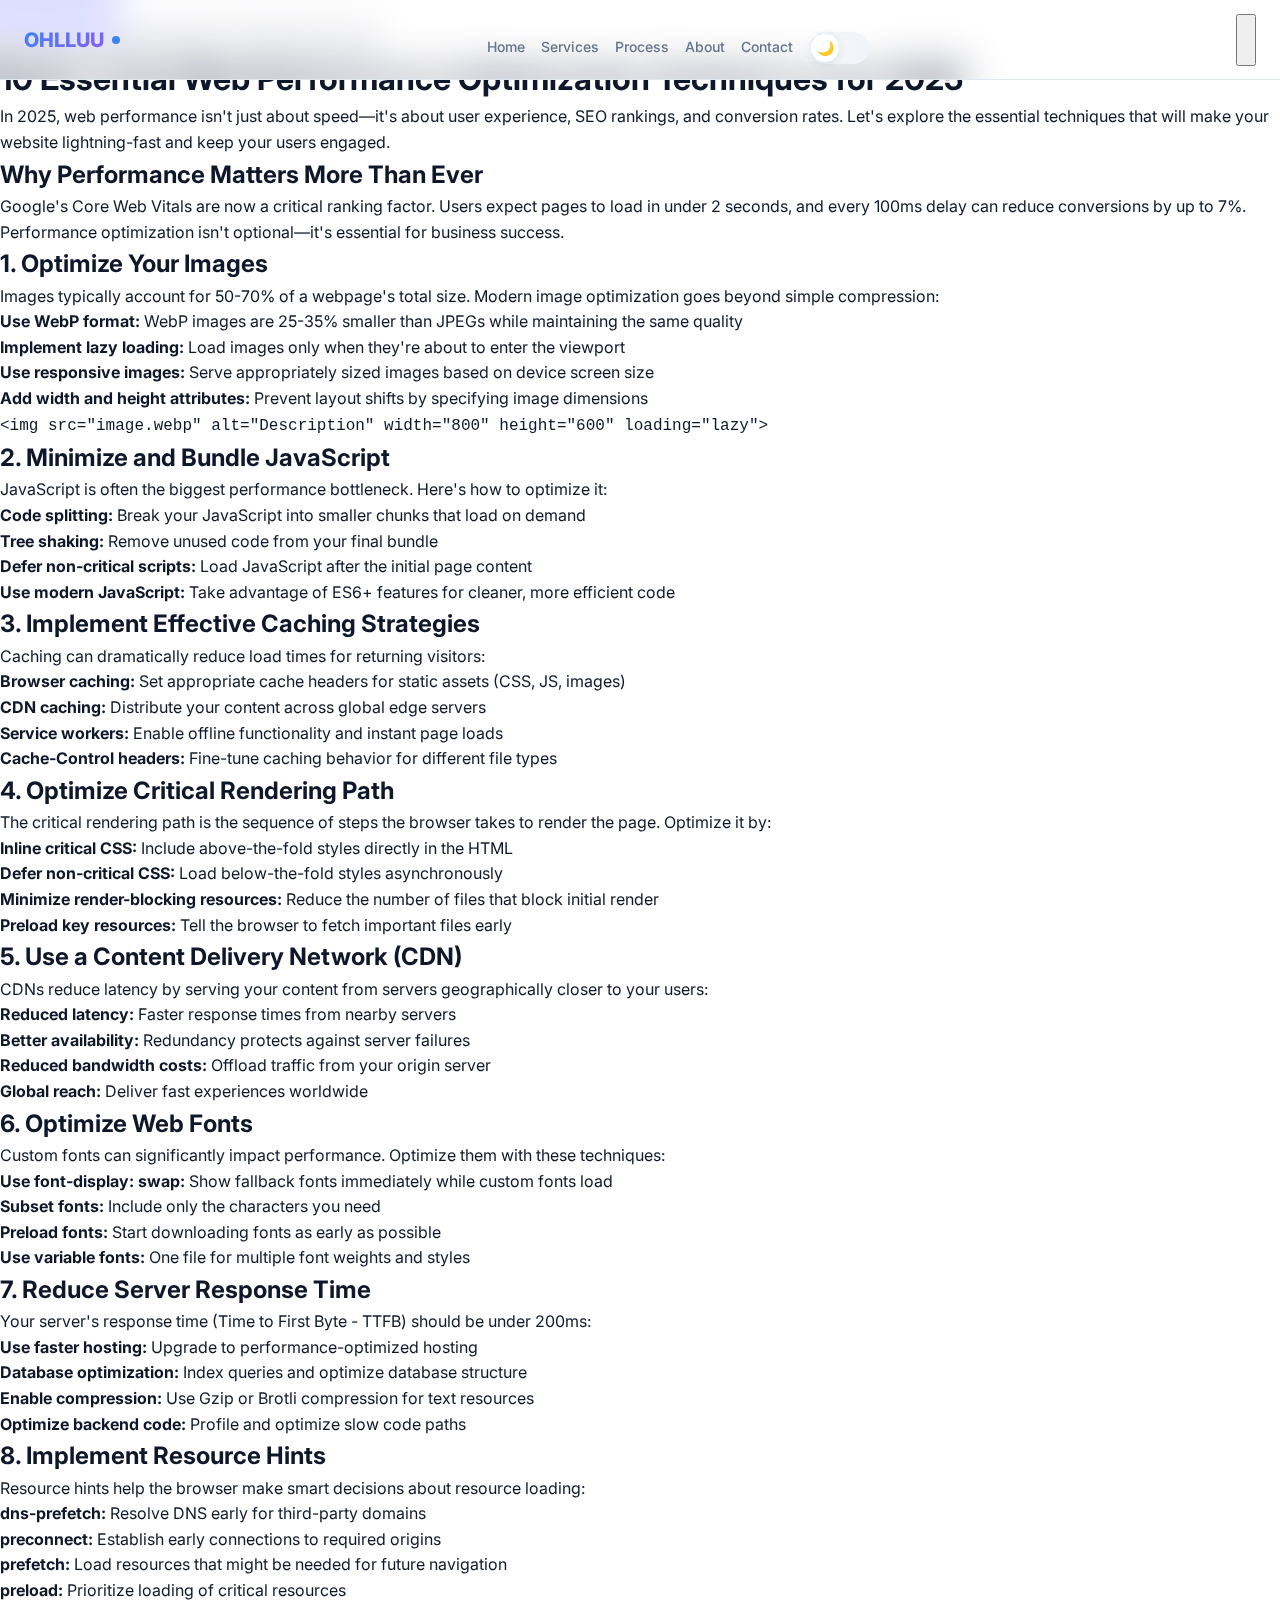
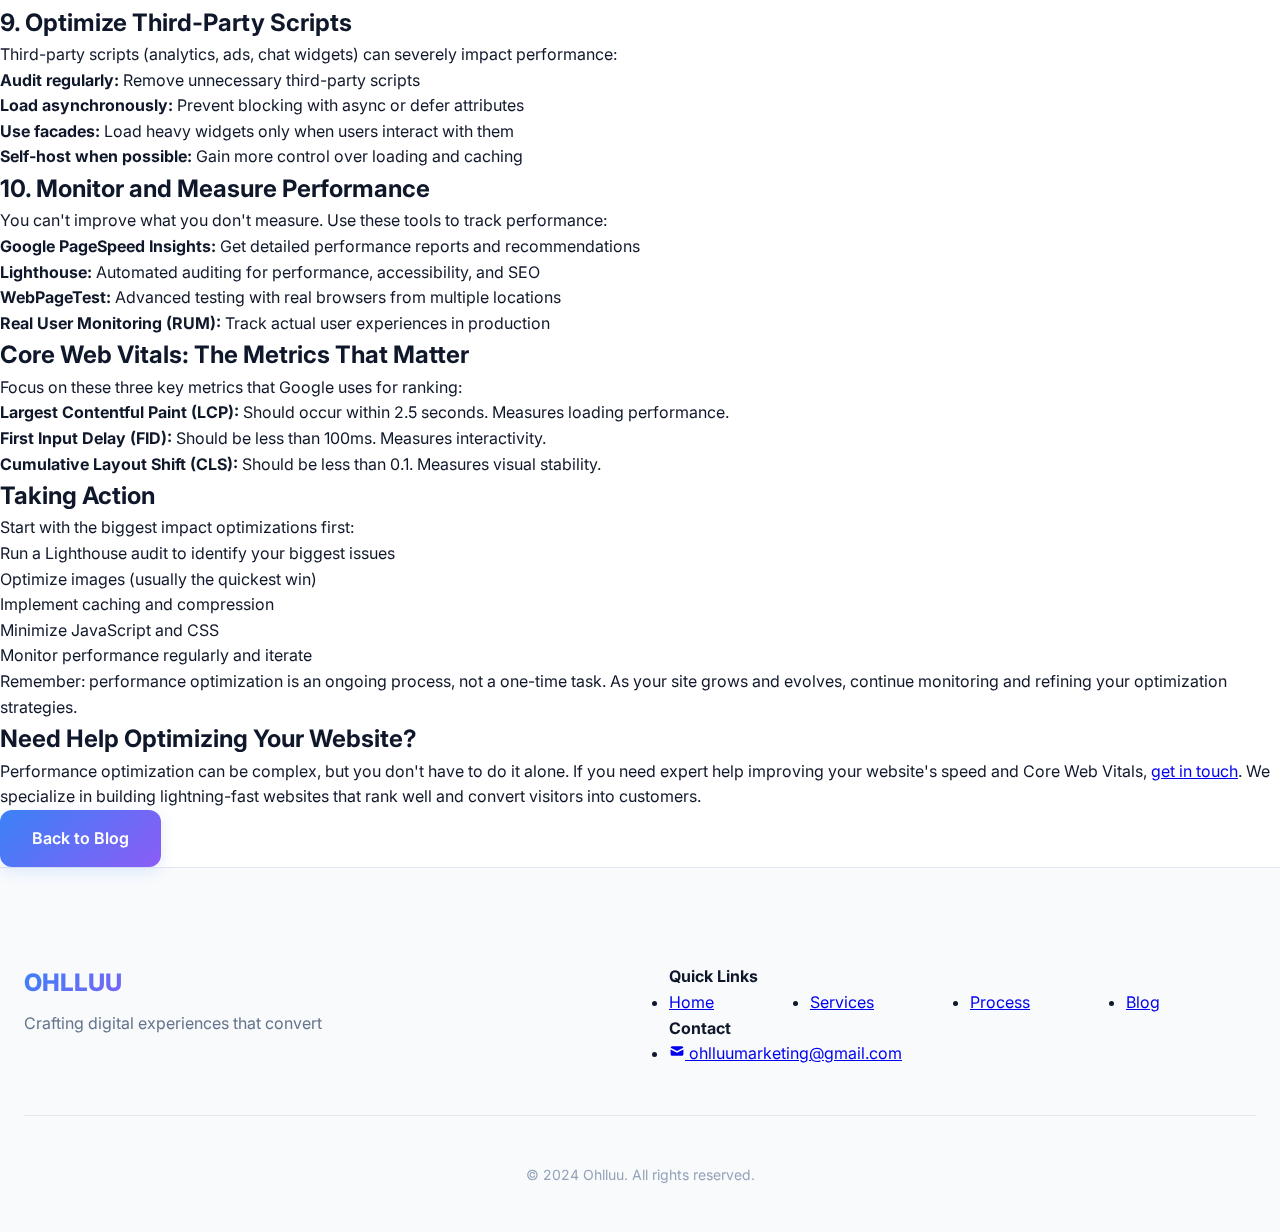
<file: blog-web-performance.html>
<!DOCTYPE html>
<html lang="en">
<head>
    <meta charset="UTF-8">
    <meta name="viewport" content="width=device-width, initial-scale=1.0">

    <!-- Primary SEO Tags -->
    <title>10 Essential Web Performance Optimization Techniques for 2025 | Ohlluu</title>
    <meta name="description" content="Master web performance optimization with these 10 essential techniques. Learn how to improve Core Web Vitals, boost SEO rankings, and deliver lightning-fast user experiences in 2025.">
    <meta name="keywords" content="web performance, Core Web Vitals, page speed optimization, website speed, performance optimization 2025">
    <meta name="author" content="Ohlluu">
    <link rel="canonical" href="https://ohlluu.com/blog-web-performance.html">

    <!-- Open Graph / Facebook -->
    <meta property="og:type" content="article">
    <meta property="og:url" content="https://ohlluu.com/blog-web-performance.html">
    <meta property="og:title" content="10 Essential Web Performance Optimization Techniques for 2025">
    <meta property="og:description" content="Master web performance optimization with proven techniques to improve Core Web Vitals and boost SEO rankings.">
    <meta property="og:image" content="https://ohlluu.com/assets/og-image.jpg">

    <!-- Article Schema Markup -->
    <script type="application/ld+json">
    {
        "@context": "https://schema.org",
        "@type": "BlogPosting",
        "headline": "10 Essential Web Performance Optimization Techniques for 2025",
        "description": "Master web performance optimization with these 10 essential techniques for faster websites",
        "author": {
            "@type": "Person",
            "name": "Ohlluu"
        },
        "datePublished": "2024-12-24",
        "dateModified": "2024-12-24",
        "publisher": {
            "@type": "Organization",
            "name": "Ohlluu"
        }
    }
    </script>

    <!-- Favicon -->
    <link rel="icon" type="image/png" sizes="32x32" href="favicon-32x32.png">
    <link rel="icon" type="image/png" sizes="16x16" href="favicon-16x16.png">

    <!-- Fonts -->
    <link rel="preconnect" href="https://fonts.googleapis.com">
    <link rel="preconnect" href="https://fonts.gstatic.com" crossorigin>
    <link href="https://fonts.googleapis.com/css2?family=Outfit:wght@400;500;600;700;800;900&family=Inter:wght@300;400;500;600;700;800;900&family=JetBrains+Mono:wght@400;500;600;700&display=swap" rel="stylesheet">

    <!-- Stylesheet -->
    <link rel="stylesheet" href="styles.css">

    <!-- Google Analytics -->
    <script async src="https://www.googletagmanager.com/gtag/js?id=G-JER8088KML"></script>
    <script>
        window.dataLayer = window.dataLayer || [];
        function gtag(){dataLayer.push(arguments);}
        gtag('js', new Date());
        gtag('config', 'G-JER8088KML');
    </script>
</head>
<body>
    <!-- Navigation -->
    <nav class="navbar" id="navbar">
        <div class="nav-container">
            <a href="index.html" class="nav-logo">
                <span class="logo-text">OHLLUU</span>
                <div class="logo-dot"></div>
            </a>

            <div class="nav-menu" id="nav-menu">
                <a href="index.html" class="nav-link">Home</a>
                <a href="index.html#services-main" class="nav-link">Services</a>
                <a href="index.html#process" class="nav-link">Process</a>
                <a href="index.html#why-choose-us" class="nav-link">About</a>
                <a href="index.html#contact" class="nav-link">Contact</a>

                <button class="theme-toggle" id="theme-toggle" aria-label="Toggle dark mode">
                    <div class="toggle-track">
                        <div class="toggle-thumb">
                            <span class="toggle-icon">🌙</span>
                        </div>
                    </div>
                </button>
            </div>

            <button class="nav-toggle" id="nav-toggle" aria-label="Toggle navigation">
                <span class="hamburger"></span>
                <span class="hamburger"></span>
                <span class="hamburger"></span>
            </button>
        </div>
    </nav>

    <!-- Article Header -->
    <article class="blog-post">
        <header class="blog-post-header">
            <div class="container-small">
                <a href="blog.html" class="blog-back-link">
                    <svg width="20" height="20" fill="currentColor" viewBox="0 0 20 20">
                        <path d="M9.707 16.707a1 1 0 01-1.414 0l-6-6a1 1 0 010-1.414l6-6a1 1 0 011.414 1.414L5.414 9H17a1 1 0 110 2H5.414l4.293 4.293a1 1 0 010 1.414z"/>
                    </svg>
                    Back to Blog
                </a>
                <div class="blog-post-meta">
                    <span class="blog-category">Web Development</span>
                    <span class="blog-date">December 24, 2024</span>
                    <span class="blog-reading-time">8 min read</span>
                </div>
                <h1 class="blog-post-title">10 Essential Web Performance Optimization Techniques for 2025</h1>
                <p class="blog-post-intro">In 2025, web performance isn't just about speed—it's about user experience, SEO rankings, and conversion rates. Let's explore the essential techniques that will make your website lightning-fast and keep your users engaged.</p>
            </div>
        </header>

        <div class="blog-post-content">
            <div class="container-small">
                <section class="content-section">
                    <h2>Why Performance Matters More Than Ever</h2>
                    <p>Google's Core Web Vitals are now a critical ranking factor. Users expect pages to load in under 2 seconds, and every 100ms delay can reduce conversions by up to 7%. Performance optimization isn't optional—it's essential for business success.</p>
                </section>

                <section class="content-section">
                    <h2>1. Optimize Your Images</h2>
                    <p>Images typically account for 50-70% of a webpage's total size. Modern image optimization goes beyond simple compression:</p>
                    <ul>
                        <li><strong>Use WebP format:</strong> WebP images are 25-35% smaller than JPEGs while maintaining the same quality</li>
                        <li><strong>Implement lazy loading:</strong> Load images only when they're about to enter the viewport</li>
                        <li><strong>Use responsive images:</strong> Serve appropriately sized images based on device screen size</li>
                        <li><strong>Add width and height attributes:</strong> Prevent layout shifts by specifying image dimensions</li>
                    </ul>
                    <div class="code-block">
                        <code>&lt;img src="image.webp" alt="Description" width="800" height="600" loading="lazy"&gt;</code>
                    </div>
                </section>

                <section class="content-section">
                    <h2>2. Minimize and Bundle JavaScript</h2>
                    <p>JavaScript is often the biggest performance bottleneck. Here's how to optimize it:</p>
                    <ul>
                        <li><strong>Code splitting:</strong> Break your JavaScript into smaller chunks that load on demand</li>
                        <li><strong>Tree shaking:</strong> Remove unused code from your final bundle</li>
                        <li><strong>Defer non-critical scripts:</strong> Load JavaScript after the initial page content</li>
                        <li><strong>Use modern JavaScript:</strong> Take advantage of ES6+ features for cleaner, more efficient code</li>
                    </ul>
                </section>

                <section class="content-section">
                    <h2>3. Implement Effective Caching Strategies</h2>
                    <p>Caching can dramatically reduce load times for returning visitors:</p>
                    <ul>
                        <li><strong>Browser caching:</strong> Set appropriate cache headers for static assets (CSS, JS, images)</li>
                        <li><strong>CDN caching:</strong> Distribute your content across global edge servers</li>
                        <li><strong>Service workers:</strong> Enable offline functionality and instant page loads</li>
                        <li><strong>Cache-Control headers:</strong> Fine-tune caching behavior for different file types</li>
                    </ul>
                </section>

                <section class="content-section">
                    <h2>4. Optimize Critical Rendering Path</h2>
                    <p>The critical rendering path is the sequence of steps the browser takes to render the page. Optimize it by:</p>
                    <ul>
                        <li><strong>Inline critical CSS:</strong> Include above-the-fold styles directly in the HTML</li>
                        <li><strong>Defer non-critical CSS:</strong> Load below-the-fold styles asynchronously</li>
                        <li><strong>Minimize render-blocking resources:</strong> Reduce the number of files that block initial render</li>
                        <li><strong>Preload key resources:</strong> Tell the browser to fetch important files early</li>
                    </ul>
                </section>

                <section class="content-section">
                    <h2>5. Use a Content Delivery Network (CDN)</h2>
                    <p>CDNs reduce latency by serving your content from servers geographically closer to your users:</p>
                    <ul>
                        <li><strong>Reduced latency:</strong> Faster response times from nearby servers</li>
                        <li><strong>Better availability:</strong> Redundancy protects against server failures</li>
                        <li><strong>Reduced bandwidth costs:</strong> Offload traffic from your origin server</li>
                        <li><strong>Global reach:</strong> Deliver fast experiences worldwide</li>
                    </ul>
                </section>

                <section class="content-section">
                    <h2>6. Optimize Web Fonts</h2>
                    <p>Custom fonts can significantly impact performance. Optimize them with these techniques:</p>
                    <ul>
                        <li><strong>Use font-display: swap:</strong> Show fallback fonts immediately while custom fonts load</li>
                        <li><strong>Subset fonts:</strong> Include only the characters you need</li>
                        <li><strong>Preload fonts:</strong> Start downloading fonts as early as possible</li>
                        <li><strong>Use variable fonts:</strong> One file for multiple font weights and styles</li>
                    </ul>
                </section>

                <section class="content-section">
                    <h2>7. Reduce Server Response Time</h2>
                    <p>Your server's response time (Time to First Byte - TTFB) should be under 200ms:</p>
                    <ul>
                        <li><strong>Use faster hosting:</strong> Upgrade to performance-optimized hosting</li>
                        <li><strong>Database optimization:</strong> Index queries and optimize database structure</li>
                        <li><strong>Enable compression:</strong> Use Gzip or Brotli compression for text resources</li>
                        <li><strong>Optimize backend code:</strong> Profile and optimize slow code paths</li>
                    </ul>
                </section>

                <section class="content-section">
                    <h2>8. Implement Resource Hints</h2>
                    <p>Resource hints help the browser make smart decisions about resource loading:</p>
                    <ul>
                        <li><strong>dns-prefetch:</strong> Resolve DNS early for third-party domains</li>
                        <li><strong>preconnect:</strong> Establish early connections to required origins</li>
                        <li><strong>prefetch:</strong> Load resources that might be needed for future navigation</li>
                        <li><strong>preload:</strong> Prioritize loading of critical resources</li>
                    </ul>
                </section>

                <section class="content-section">
                    <h2>9. Optimize Third-Party Scripts</h2>
                    <p>Third-party scripts (analytics, ads, chat widgets) can severely impact performance:</p>
                    <ul>
                        <li><strong>Audit regularly:</strong> Remove unnecessary third-party scripts</li>
                        <li><strong>Load asynchronously:</strong> Prevent blocking with async or defer attributes</li>
                        <li><strong>Use facades:</strong> Load heavy widgets only when users interact with them</li>
                        <li><strong>Self-host when possible:</strong> Gain more control over loading and caching</li>
                    </ul>
                </section>

                <section class="content-section">
                    <h2>10. Monitor and Measure Performance</h2>
                    <p>You can't improve what you don't measure. Use these tools to track performance:</p>
                    <ul>
                        <li><strong>Google PageSpeed Insights:</strong> Get detailed performance reports and recommendations</li>
                        <li><strong>Lighthouse:</strong> Automated auditing for performance, accessibility, and SEO</li>
                        <li><strong>WebPageTest:</strong> Advanced testing with real browsers from multiple locations</li>
                        <li><strong>Real User Monitoring (RUM):</strong> Track actual user experiences in production</li>
                    </ul>
                </section>

                <section class="content-section">
                    <h2>Core Web Vitals: The Metrics That Matter</h2>
                    <p>Focus on these three key metrics that Google uses for ranking:</p>
                    <ul>
                        <li><strong>Largest Contentful Paint (LCP):</strong> Should occur within 2.5 seconds. Measures loading performance.</li>
                        <li><strong>First Input Delay (FID):</strong> Should be less than 100ms. Measures interactivity.</li>
                        <li><strong>Cumulative Layout Shift (CLS):</strong> Should be less than 0.1. Measures visual stability.</li>
                    </ul>
                </section>

                <section class="content-section">
                    <h2>Taking Action</h2>
                    <p>Start with the biggest impact optimizations first:</p>
                    <ol>
                        <li>Run a Lighthouse audit to identify your biggest issues</li>
                        <li>Optimize images (usually the quickest win)</li>
                        <li>Implement caching and compression</li>
                        <li>Minimize JavaScript and CSS</li>
                        <li>Monitor performance regularly and iterate</li>
                    </ol>
                    <p>Remember: performance optimization is an ongoing process, not a one-time task. As your site grows and evolves, continue monitoring and refining your optimization strategies.</p>
                </section>

                <section class="content-section">
                    <h2>Need Help Optimizing Your Website?</h2>
                    <p>Performance optimization can be complex, but you don't have to do it alone. If you need expert help improving your website's speed and Core Web Vitals, <a href="index.html#contact">get in touch</a>. We specialize in building lightning-fast websites that rank well and convert visitors into customers.</p>
                </section>

                <div class="blog-post-footer">
                    <a href="blog.html" class="btn btn-primary">Back to Blog</a>
                </div>
            </div>
        </div>
    </article>

    <!-- Footer -->
    <footer class="footer">
        <div class="container">
            <div class="footer-content">
                <div class="footer-main">
                    <div class="footer-brand">
                        <h3 class="footer-logo">OHLLUU</h3>
                        <p class="footer-tagline">Crafting digital experiences that convert</p>
                    </div>
                </div>

                <div class="footer-links-grid">
                    <div class="footer-column">
                        <h4 class="footer-heading">Quick Links</h4>
                        <ul class="footer-links">
                            <li><a href="index.html" class="footer-link">Home</a></li>
                            <li><a href="index.html#services-main" class="footer-link">Services</a></li>
                            <li><a href="index.html#process" class="footer-link">Process</a></li>
                            <li><a href="blog.html" class="footer-link">Blog</a></li>
                        </ul>
                    </div>

                    <div class="footer-column">
                        <h4 class="footer-heading">Contact</h4>
                        <ul class="footer-links">
                            <li>
                                <a href="mailto:ohlluumarketing@gmail.com" class="footer-link footer-contact-link">
                                    <svg width="16" height="16" fill="currentColor" viewBox="0 0 20 20" class="footer-icon">
                                        <path d="M2.003 5.884L10 9.882l7.997-3.998A2 2 0 0016 4H4a2 2 0 00-1.997 1.884z"/>
                                        <path d="M18 8.118l-8 4-8-4V14a2 2 0 002 2h12a2 2 0 002-2V8.118z"/>
                                    </svg>
                                    ohlluumarketing@gmail.com
                                </a>
                            </li>
                        </ul>
                    </div>
                </div>
            </div>

            <div class="footer-bottom">
                <p class="footer-copyright">
                    &copy; 2024 Ohlluu. All rights reserved.
                </p>
            </div>
        </div>
    </footer>

    <!-- Scripts -->
    <script src="script.js"></script>
</body>
</html>
</file>
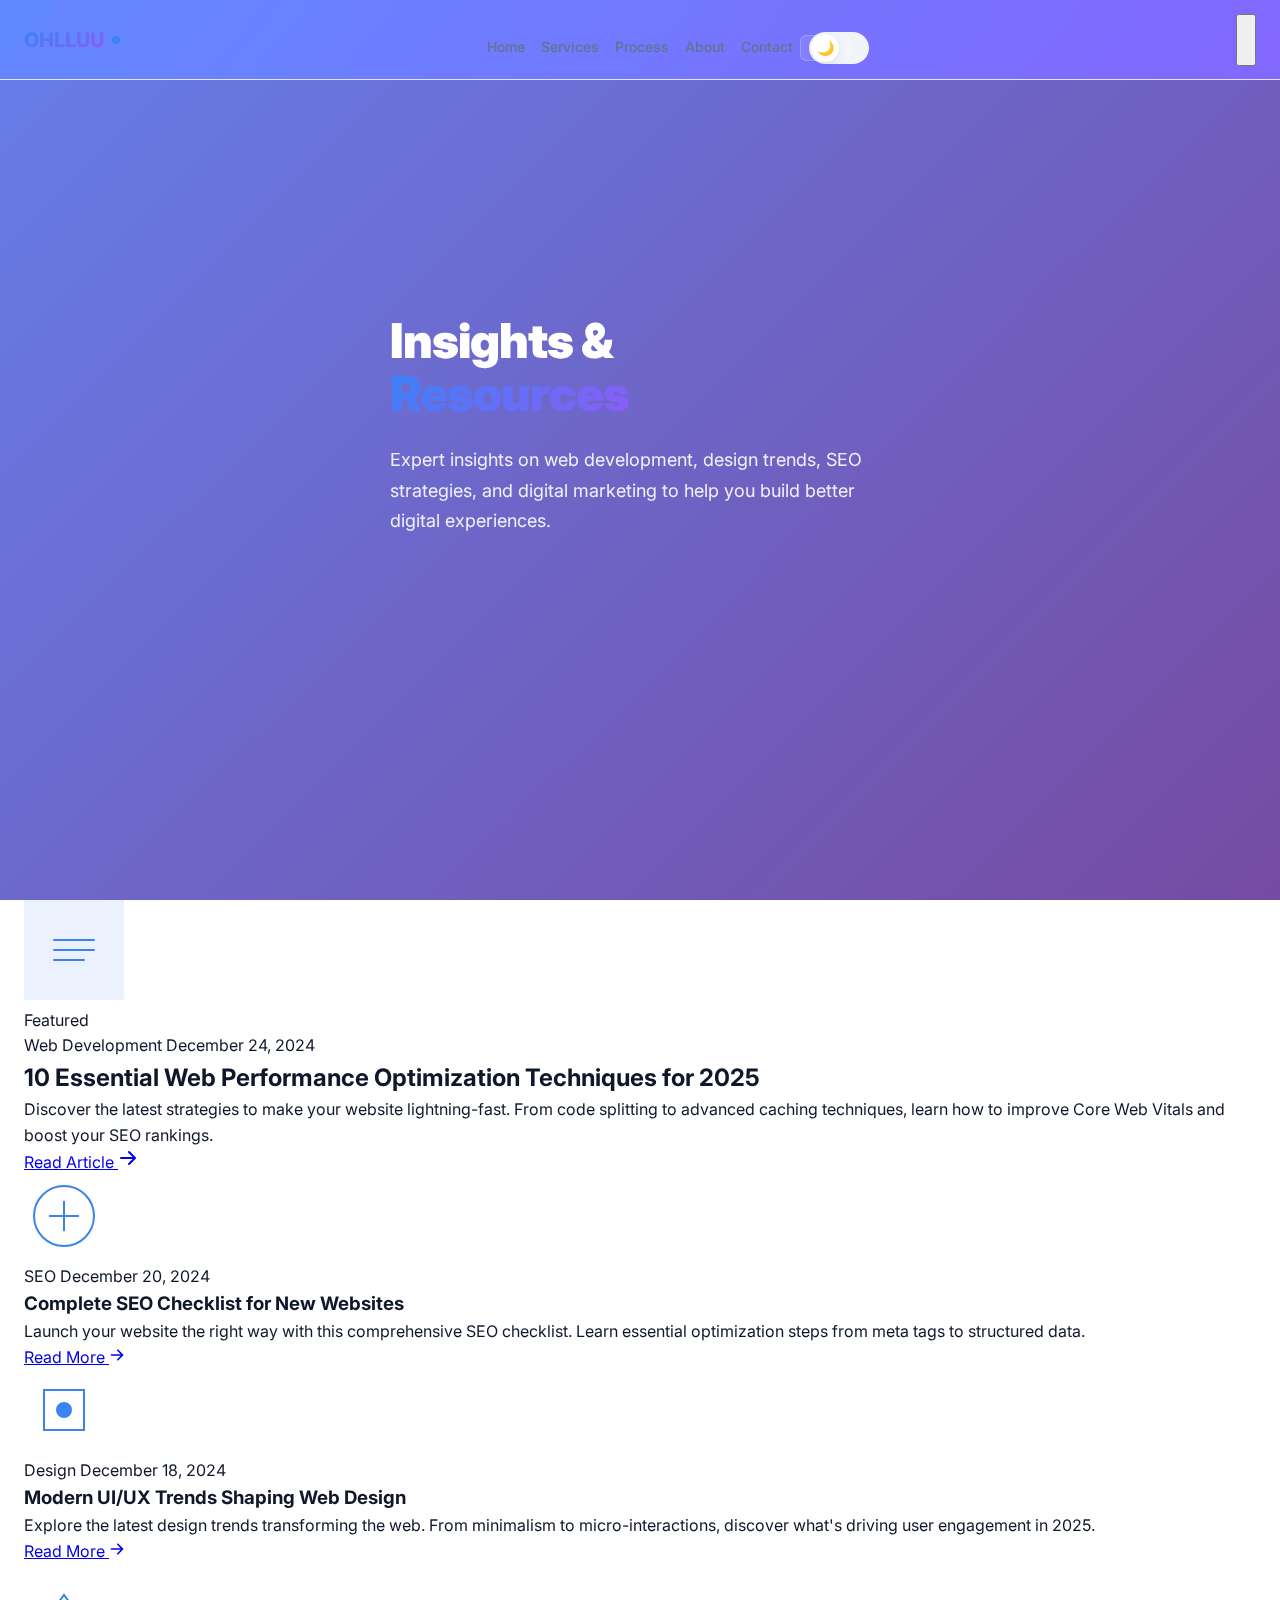
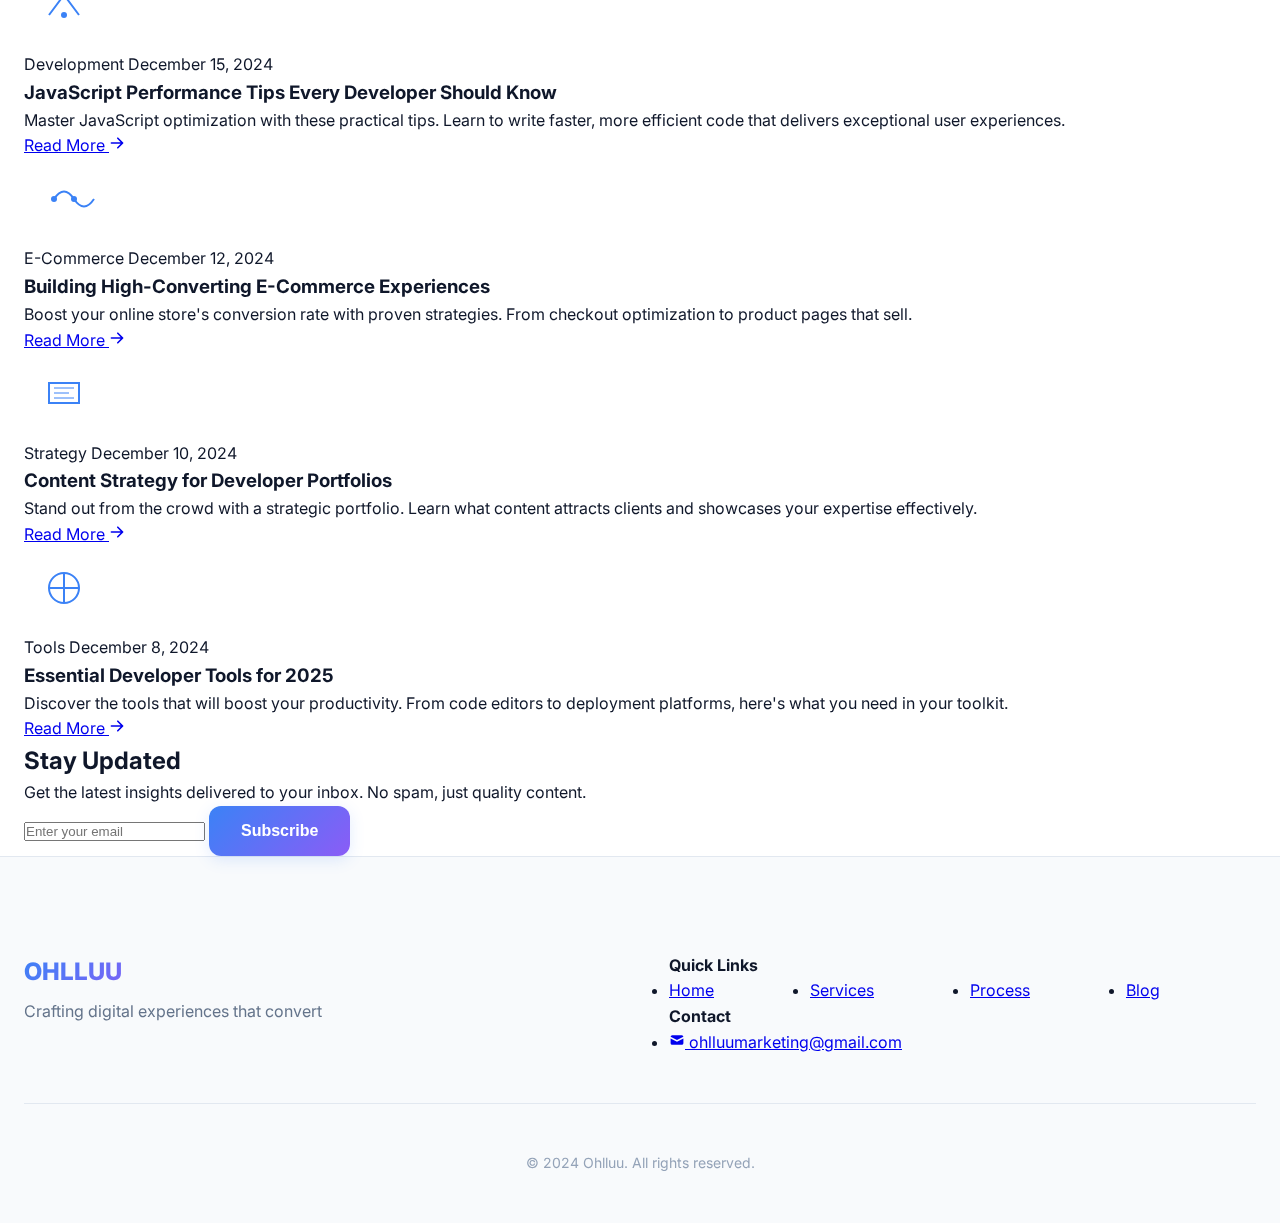
<file: blog.html>
<!DOCTYPE html>
<html lang="en">
<head>
    <meta charset="UTF-8">
    <meta name="viewport" content="width=device-width, initial-scale=1.0">

    <!-- Primary SEO Tags -->
    <title>Blog - Ohlluu | Web Development Insights & Tips</title>
    <meta name="description" content="Expert insights on web development, design trends, SEO strategies, and digital marketing. Learn from professional web developer Ohlluu.">
    <meta name="keywords" content="web development blog, design tips, SEO guides, digital marketing, JavaScript tutorials, web design trends">
    <meta name="author" content="Ohlluu">
    <link rel="canonical" href="https://ohlluudev.com/blog.html">

    <!-- Open Graph / Facebook -->
    <meta property="og:type" content="website">
    <meta property="og:url" content="https://ohlluudev.com/blog.html">
    <meta property="og:title" content="Blog - Ohlluu | Web Development Insights">
    <meta property="og:description" content="Expert insights on web development, design, and digital marketing strategies.">
    <meta property="og:image" content="https://ohlluudev.com/assets/og-image.jpg">

    <!-- Additional SEO Meta Tags -->
    <meta name="robots" content="index, follow, max-image-preview:large, max-snippet:-1, max-video-preview:-1">
    <meta name="theme-color" content="#C9A87C">

    <!-- Google Search Console Verification -->
    <meta name="google-site-verification" content="Xl67GU5Du-njRT3jV5RlD1Mb2AI1MpRWi3Hbce_3plk">

    <!-- Blog Schema Markup -->
    <script type="application/ld+json">
    {
        "@context": "https://schema.org",
        "@type": "Blog",
        "name": "Ohlluu Blog",
        "description": "Web development insights, tips, and industry trends",
        "url": "https://ohlluudev.com/blog.html",
        "author": {
            "@type": "Person",
            "name": "Ohlluu"
        }
    }
    </script>

    <!-- Favicon -->
    <link rel="icon" type="image/png" sizes="32x32" href="favicon-32x32.png">
    <link rel="icon" type="image/png" sizes="16x16" href="favicon-16x16.png">
    <link rel="apple-touch-icon" href="apple-touch-icon.png">

    <!-- Fonts -->
    <link rel="preconnect" href="https://fonts.googleapis.com">
    <link rel="preconnect" href="https://fonts.gstatic.com" crossorigin>
    <link href="https://fonts.googleapis.com/css2?family=Outfit:wght@400;500;600;700;800;900&family=Inter:wght@300;400;500;600;700;800;900&family=JetBrains+Mono:wght@400;500;600;700&display=swap" rel="stylesheet">

    <!-- Stylesheet -->
    <link rel="stylesheet" href="styles.css">

    <!-- Google Analytics (GA4) -->
    <script async src="https://www.googletagmanager.com/gtag/js?id=G-JER8088KML"></script>
    <script>
        window.dataLayer = window.dataLayer || [];
        function gtag(){dataLayer.push(arguments);}
        gtag('js', new Date());
        gtag('config', 'G-JER8088KML');
    </script>
</head>
<body>
    <!-- Navigation -->
    <nav class="navbar" id="navbar">
        <div class="nav-container">
            <a href="index.html" class="nav-logo">
                <span class="logo-text">OHLLUU</span>
                <div class="logo-dot"></div>
            </a>

            <div class="nav-menu" id="nav-menu">
                <a href="index.html" class="nav-link">Home</a>
                <a href="index.html#services-main" class="nav-link">Services</a>
                <a href="index.html#process" class="nav-link">Process</a>
                <a href="index.html#why-choose-us" class="nav-link">About</a>
                <a href="index.html#contact" class="nav-link">Contact</a>

                <button class="theme-toggle" id="theme-toggle" aria-label="Toggle dark mode">
                    <div class="toggle-track">
                        <div class="toggle-thumb">
                            <span class="toggle-icon">🌙</span>
                        </div>
                    </div>
                </button>
            </div>

            <button class="nav-toggle" id="nav-toggle" aria-label="Toggle navigation">
                <span class="hamburger"></span>
                <span class="hamburger"></span>
                <span class="hamburger"></span>
            </button>
        </div>
    </nav>

    <!-- Blog Hero Section -->
    <section class="hero blog-hero">
        <div class="container">
            <div class="hero-content-full">
                <h1 class="hero-title">
                    <span class="title-line">Insights &</span>
                    <span class="title-line">
                        <span class="gradient-text">Resources</span>
                    </span>
                </h1>
                <p class="hero-description">
                    Expert insights on web development, design trends, SEO strategies, and digital marketing to help you build better digital experiences.
                </p>
            </div>
        </div>
    </section>

    <!-- Blog Posts Grid -->
    <section class="blog-section">
        <div class="container">
            <!-- Featured Post -->
            <div class="featured-post">
                <article class="blog-card blog-card-featured">
                    <div class="blog-card-image">
                        <div class="blog-image-placeholder">
                            <svg width="100" height="100" viewBox="0 0 100 100" fill="none">
                                <rect width="100" height="100" fill="var(--primary)" opacity="0.1"/>
                                <path d="M30 40h40M30 50h40M30 60h30" stroke="var(--primary)" stroke-width="2" stroke-linecap="round"/>
                            </svg>
                        </div>
                        <span class="blog-badge">Featured</span>
                    </div>
                    <div class="blog-card-content">
                        <div class="blog-meta">
                            <span class="blog-category">Web Development</span>
                            <span class="blog-date">December 24, 2024</span>
                        </div>
                        <h2 class="blog-title">10 Essential Web Performance Optimization Techniques for 2025</h2>
                        <p class="blog-excerpt">
                            Discover the latest strategies to make your website lightning-fast. From code splitting to advanced caching techniques, learn how to improve Core Web Vitals and boost your SEO rankings.
                        </p>
                        <a href="blog-web-performance.html" class="blog-read-more">
                            <span>Read Article</span>
                            <svg width="20" height="20" fill="currentColor" viewBox="0 0 20 20">
                                <path d="M10.293 3.293a1 1 0 011.414 0l6 6a1 1 0 010 1.414l-6 6a1 1 0 01-1.414-1.414L14.586 11H3a1 1 0 110-2h11.586l-4.293-4.293a1 1 0 010-1.414z"/>
                            </svg>
                        </a>
                    </div>
                </article>
            </div>

            <!-- Blog Posts Grid -->
            <div class="blog-grid">
                <!-- Blog Post 1 -->
                <article class="blog-card">
                    <div class="blog-card-image">
                        <div class="blog-image-placeholder">
                            <svg width="80" height="80" viewBox="0 0 80 80" fill="none">
                                <circle cx="40" cy="40" r="30" stroke="var(--primary)" stroke-width="2" fill="none"/>
                                <path d="M25 40h30M40 25v30" stroke="var(--primary)" stroke-width="2"/>
                            </svg>
                        </div>
                    </div>
                    <div class="blog-card-content">
                        <div class="blog-meta">
                            <span class="blog-category">SEO</span>
                            <span class="blog-date">December 20, 2024</span>
                        </div>
                        <h3 class="blog-title">Complete SEO Checklist for New Websites</h3>
                        <p class="blog-excerpt">
                            Launch your website the right way with this comprehensive SEO checklist. Learn essential optimization steps from meta tags to structured data.
                        </p>
                        <a href="blog-seo-checklist.html" class="blog-read-more">
                            <span>Read More</span>
                            <svg width="16" height="16" fill="currentColor" viewBox="0 0 20 20">
                                <path d="M10.293 3.293a1 1 0 011.414 0l6 6a1 1 0 010 1.414l-6 6a1 1 0 01-1.414-1.414L14.586 11H3a1 1 0 110-2h11.586l-4.293-4.293a1 1 0 010-1.414z"/>
                            </svg>
                        </a>
                    </div>
                </article>

                <!-- Blog Post 2 -->
                <article class="blog-card">
                    <div class="blog-card-image">
                        <div class="blog-image-placeholder">
                            <svg width="80" height="80" viewBox="0 0 80 80" fill="none">
                                <rect x="20" y="20" width="40" height="40" stroke="var(--primary)" stroke-width="2" fill="none"/>
                                <circle cx="40" cy="40" r="8" fill="var(--primary)"/>
                            </svg>
                        </div>
                    </div>
                    <div class="blog-card-content">
                        <div class="blog-meta">
                            <span class="blog-category">Design</span>
                            <span class="blog-date">December 18, 2024</span>
                        </div>
                        <h3 class="blog-title">Modern UI/UX Trends Shaping Web Design</h3>
                        <p class="blog-excerpt">
                            Explore the latest design trends transforming the web. From minimalism to micro-interactions, discover what's driving user engagement in 2025.
                        </p>
                        <a href="blog-uiux-trends.html" class="blog-read-more">
                            <span>Read More</span>
                            <svg width="16" height="16" fill="currentColor" viewBox="0 0 20 20">
                                <path d="M10.293 3.293a1 1 0 011.414 0l6 6a1 1 0 010 1.414l-6 6a1 1 0 01-1.414-1.414L14.586 11H3a1 1 0 110-2h11.586l-4.293-4.293a1 1 0 010-1.414z"/>
                            </svg>
                        </a>
                    </div>
                </article>

                <!-- Blog Post 3 -->
                <article class="blog-card">
                    <div class="blog-card-image">
                        <div class="blog-image-placeholder">
                            <svg width="80" height="80" viewBox="0 0 80 80" fill="none">
                                <path d="M25 50L40 30L55 50" stroke="var(--primary)" stroke-width="2" fill="none"/>
                                <circle cx="40" cy="50" r="3" fill="var(--primary)"/>
                            </svg>
                        </div>
                    </div>
                    <div class="blog-card-content">
                        <div class="blog-meta">
                            <span class="blog-category">Development</span>
                            <span class="blog-date">December 15, 2024</span>
                        </div>
                        <h3 class="blog-title">JavaScript Performance Tips Every Developer Should Know</h3>
                        <p class="blog-excerpt">
                            Master JavaScript optimization with these practical tips. Learn to write faster, more efficient code that delivers exceptional user experiences.
                        </p>
                        <a href="blog-javascript-performance.html" class="blog-read-more">
                            <span>Read More</span>
                            <svg width="16" height="16" fill="currentColor" viewBox="0 0 20 20">
                                <path d="M10.293 3.293a1 1 0 011.414 0l6 6a1 1 0 010 1.414l-6 6a1 1 0 01-1.414-1.414L14.586 11H3a1 1 0 110-2h11.586l-4.293-4.293a1 1 0 010-1.414z"/>
                            </svg>
                        </a>
                    </div>
                </article>

                <!-- Blog Post 4 -->
                <article class="blog-card">
                    <div class="blog-card-image">
                        <div class="blog-image-placeholder">
                            <svg width="80" height="80" viewBox="0 0 80 80" fill="none">
                                <path d="M30 40 Q40 25, 50 40 T70 40" stroke="var(--primary)" stroke-width="2" fill="none"/>
                                <circle cx="30" cy="40" r="3" fill="var(--primary)"/>
                                <circle cx="50" cy="40" r="3" fill="var(--primary)"/>
                            </svg>
                        </div>
                    </div>
                    <div class="blog-card-content">
                        <div class="blog-meta">
                            <span class="blog-category">E-Commerce</span>
                            <span class="blog-date">December 12, 2024</span>
                        </div>
                        <h3 class="blog-title">Building High-Converting E-Commerce Experiences</h3>
                        <p class="blog-excerpt">
                            Boost your online store's conversion rate with proven strategies. From checkout optimization to product pages that sell.
                        </p>
                        <a href="blog-ecommerce.html" class="blog-read-more">
                            <span>Read More</span>
                            <svg width="16" height="16" fill="currentColor" viewBox="0 0 20 20">
                                <path d="M10.293 3.293a1 1 0 011.414 0l6 6a1 1 0 010 1.414l-6 6a1 1 0 01-1.414-1.414L14.586 11H3a1 1 0 110-2h11.586l-4.293-4.293a1 1 0 010-1.414z"/>
                            </svg>
                        </a>
                    </div>
                </article>

                <!-- Blog Post 5 -->
                <article class="blog-card">
                    <div class="blog-card-image">
                        <div class="blog-image-placeholder">
                            <svg width="80" height="80" viewBox="0 0 80 80" fill="none">
                                <rect x="25" y="30" width="30" height="20" stroke="var(--primary)" stroke-width="2" fill="none"/>
                                <path d="M30 35h20M30 40h15M30 45h20" stroke="var(--primary)" stroke-width="1"/>
                            </svg>
                        </div>
                    </div>
                    <div class="blog-card-content">
                        <div class="blog-meta">
                            <span class="blog-category">Strategy</span>
                            <span class="blog-date">December 10, 2024</span>
                        </div>
                        <h3 class="blog-title">Content Strategy for Developer Portfolios</h3>
                        <p class="blog-excerpt">
                            Stand out from the crowd with a strategic portfolio. Learn what content attracts clients and showcases your expertise effectively.
                        </p>
                        <a href="blog-portfolio-strategy.html" class="blog-read-more">
                            <span>Read More</span>
                            <svg width="16" height="16" fill="currentColor" viewBox="0 0 20 20">
                                <path d="M10.293 3.293a1 1 0 011.414 0l6 6a1 1 0 010 1.414l-6 6a1 1 0 01-1.414-1.414L14.586 11H3a1 1 0 110-2h11.586l-4.293-4.293a1 1 0 010-1.414z"/>
                            </svg>
                        </a>
                    </div>
                </article>

                <!-- Blog Post 6 -->
                <article class="blog-card">
                    <div class="blog-card-image">
                        <div class="blog-image-placeholder">
                            <svg width="80" height="80" viewBox="0 0 80 80" fill="none">
                                <path d="M40 25v30M25 40h30" stroke="var(--primary)" stroke-width="2"/>
                                <circle cx="40" cy="40" r="15" stroke="var(--primary)" stroke-width="2" fill="none"/>
                            </svg>
                        </div>
                    </div>
                    <div class="blog-card-content">
                        <div class="blog-meta">
                            <span class="blog-category">Tools</span>
                            <span class="blog-date">December 8, 2024</span>
                        </div>
                        <h3 class="blog-title">Essential Developer Tools for 2025</h3>
                        <p class="blog-excerpt">
                            Discover the tools that will boost your productivity. From code editors to deployment platforms, here's what you need in your toolkit.
                        </p>
                        <a href="blog-developer-tools.html" class="blog-read-more">
                            <span>Read More</span>
                            <svg width="16" height="16" fill="currentColor" viewBox="0 0 20 20">
                                <path d="M10.293 3.293a1 1 0 011.414 0l6 6a1 1 0 010 1.414l-6 6a1 1 0 01-1.414-1.414L14.586 11H3a1 1 0 110-2h11.586l-4.293-4.293a1 1 0 010-1.414z"/>
                            </svg>
                        </a>
                    </div>
                </article>
            </div>

            <!-- Newsletter Signup -->
            <div class="blog-newsletter">
                <div class="newsletter-content">
                    <h2 class="newsletter-title">Stay Updated</h2>
                    <p class="newsletter-description">Get the latest insights delivered to your inbox. No spam, just quality content.</p>
                    <form class="newsletter-form" action="https://formspree.io/f/xnnbkzjp" method="POST">
                        <input type="email" name="email" placeholder="Enter your email" class="newsletter-input" required>
                        <input type="hidden" name="_subject" value="New Blog Newsletter Subscription">
                        <button type="submit" class="btn btn-primary">Subscribe</button>
                    </form>
                </div>
            </div>
        </div>
    </section>

    <!-- Footer -->
    <footer class="footer">
        <div class="container">
            <div class="footer-content">
                <div class="footer-main">
                    <div class="footer-brand">
                        <h3 class="footer-logo">OHLLUU</h3>
                        <p class="footer-tagline">Crafting digital experiences that convert</p>
                    </div>
                </div>

                <div class="footer-links-grid">
                    <div class="footer-column">
                        <h4 class="footer-heading">Quick Links</h4>
                        <ul class="footer-links">
                            <li><a href="index.html" class="footer-link">Home</a></li>
                            <li><a href="index.html#services-main" class="footer-link">Services</a></li>
                            <li><a href="index.html#process" class="footer-link">Process</a></li>
                            <li><a href="blog.html" class="footer-link">Blog</a></li>
                        </ul>
                    </div>

                    <div class="footer-column">
                        <h4 class="footer-heading">Contact</h4>
                        <ul class="footer-links">
                            <li>
                                <a href="mailto:ohlluumarketing@gmail.com" class="footer-link footer-contact-link">
                                    <svg width="16" height="16" fill="currentColor" viewBox="0 0 20 20" class="footer-icon">
                                        <path d="M2.003 5.884L10 9.882l7.997-3.998A2 2 0 0016 4H4a2 2 0 00-1.997 1.884z"/>
                                        <path d="M18 8.118l-8 4-8-4V14a2 2 0 002 2h12a2 2 0 002-2V8.118z"/>
                                    </svg>
                                    ohlluumarketing@gmail.com
                                </a>
                            </li>
                        </ul>
                    </div>
                </div>
            </div>

            <div class="footer-bottom">
                <p class="footer-copyright">
                    &copy; 2024 Ohlluu. All rights reserved.
                </p>
            </div>
        </div>
    </footer>

    <!-- Scripts -->
    <script src="script.js"></script>
</body>
</html>
</file>
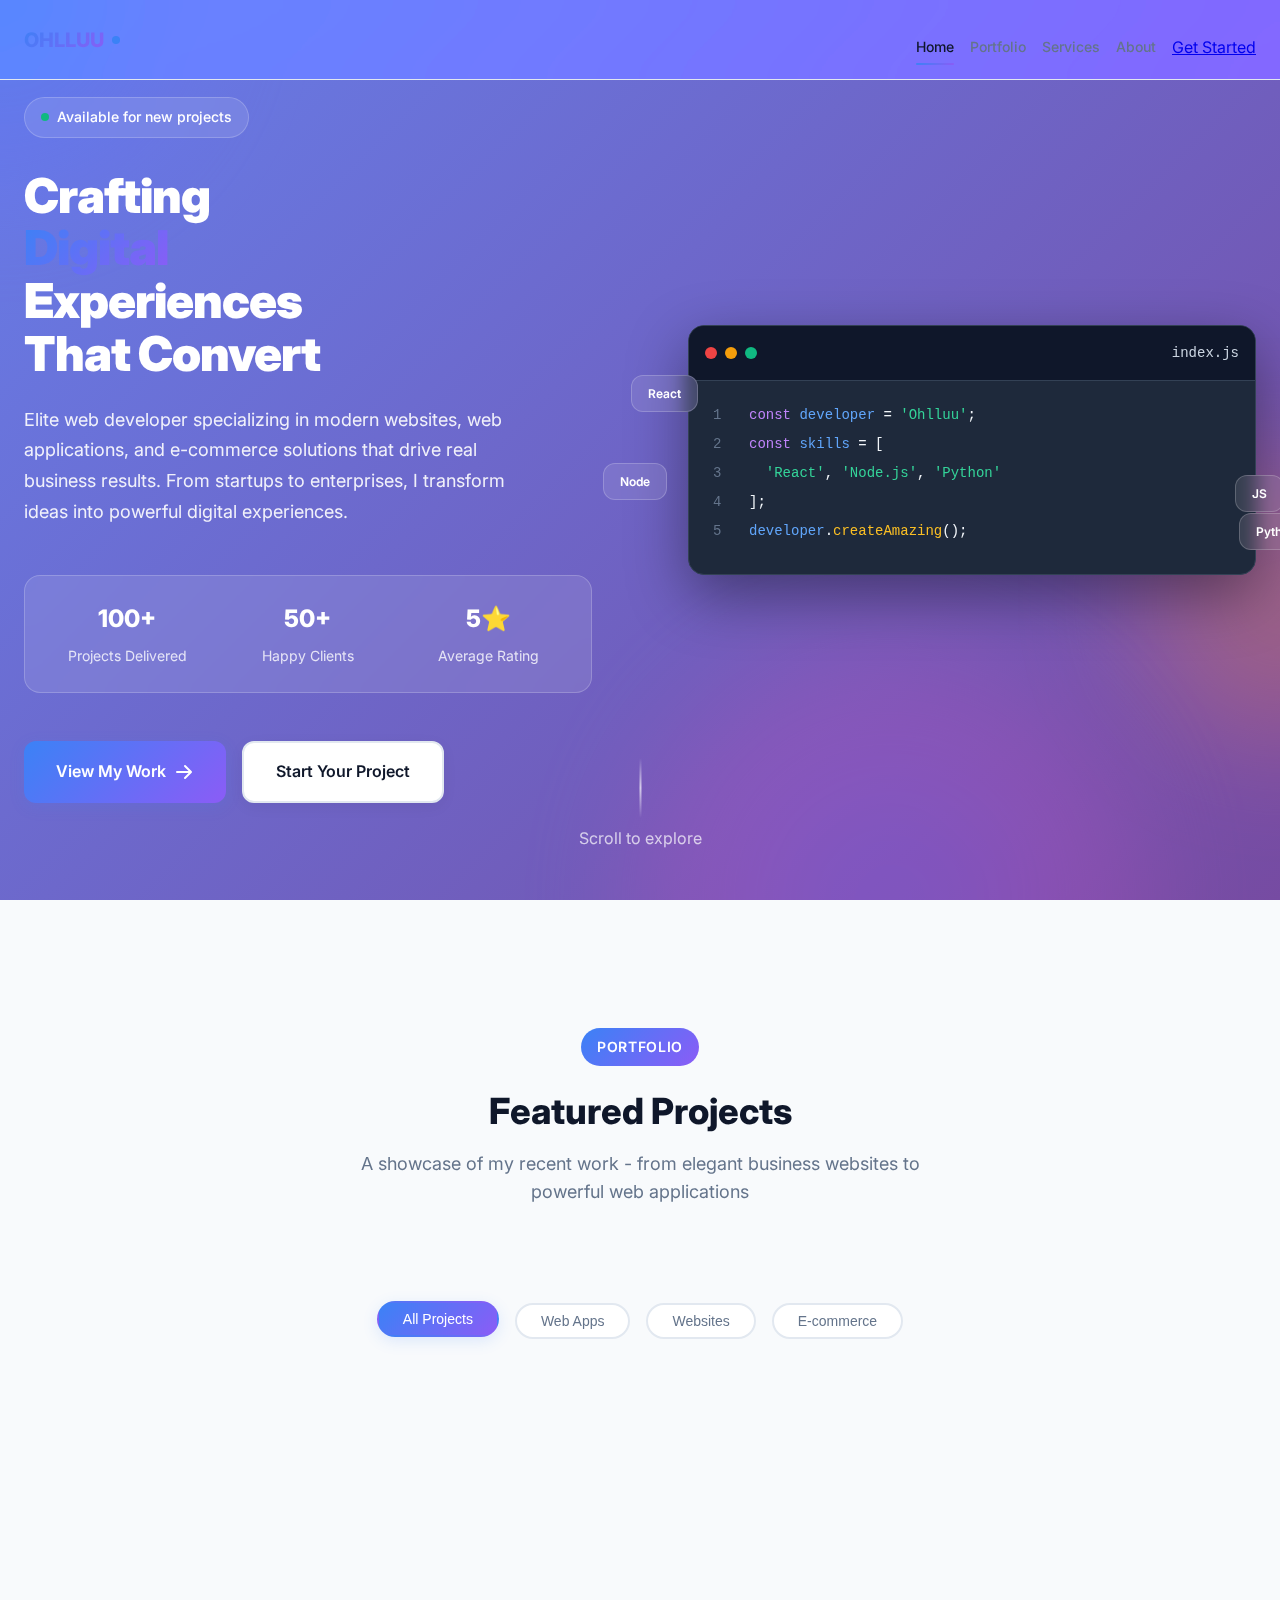
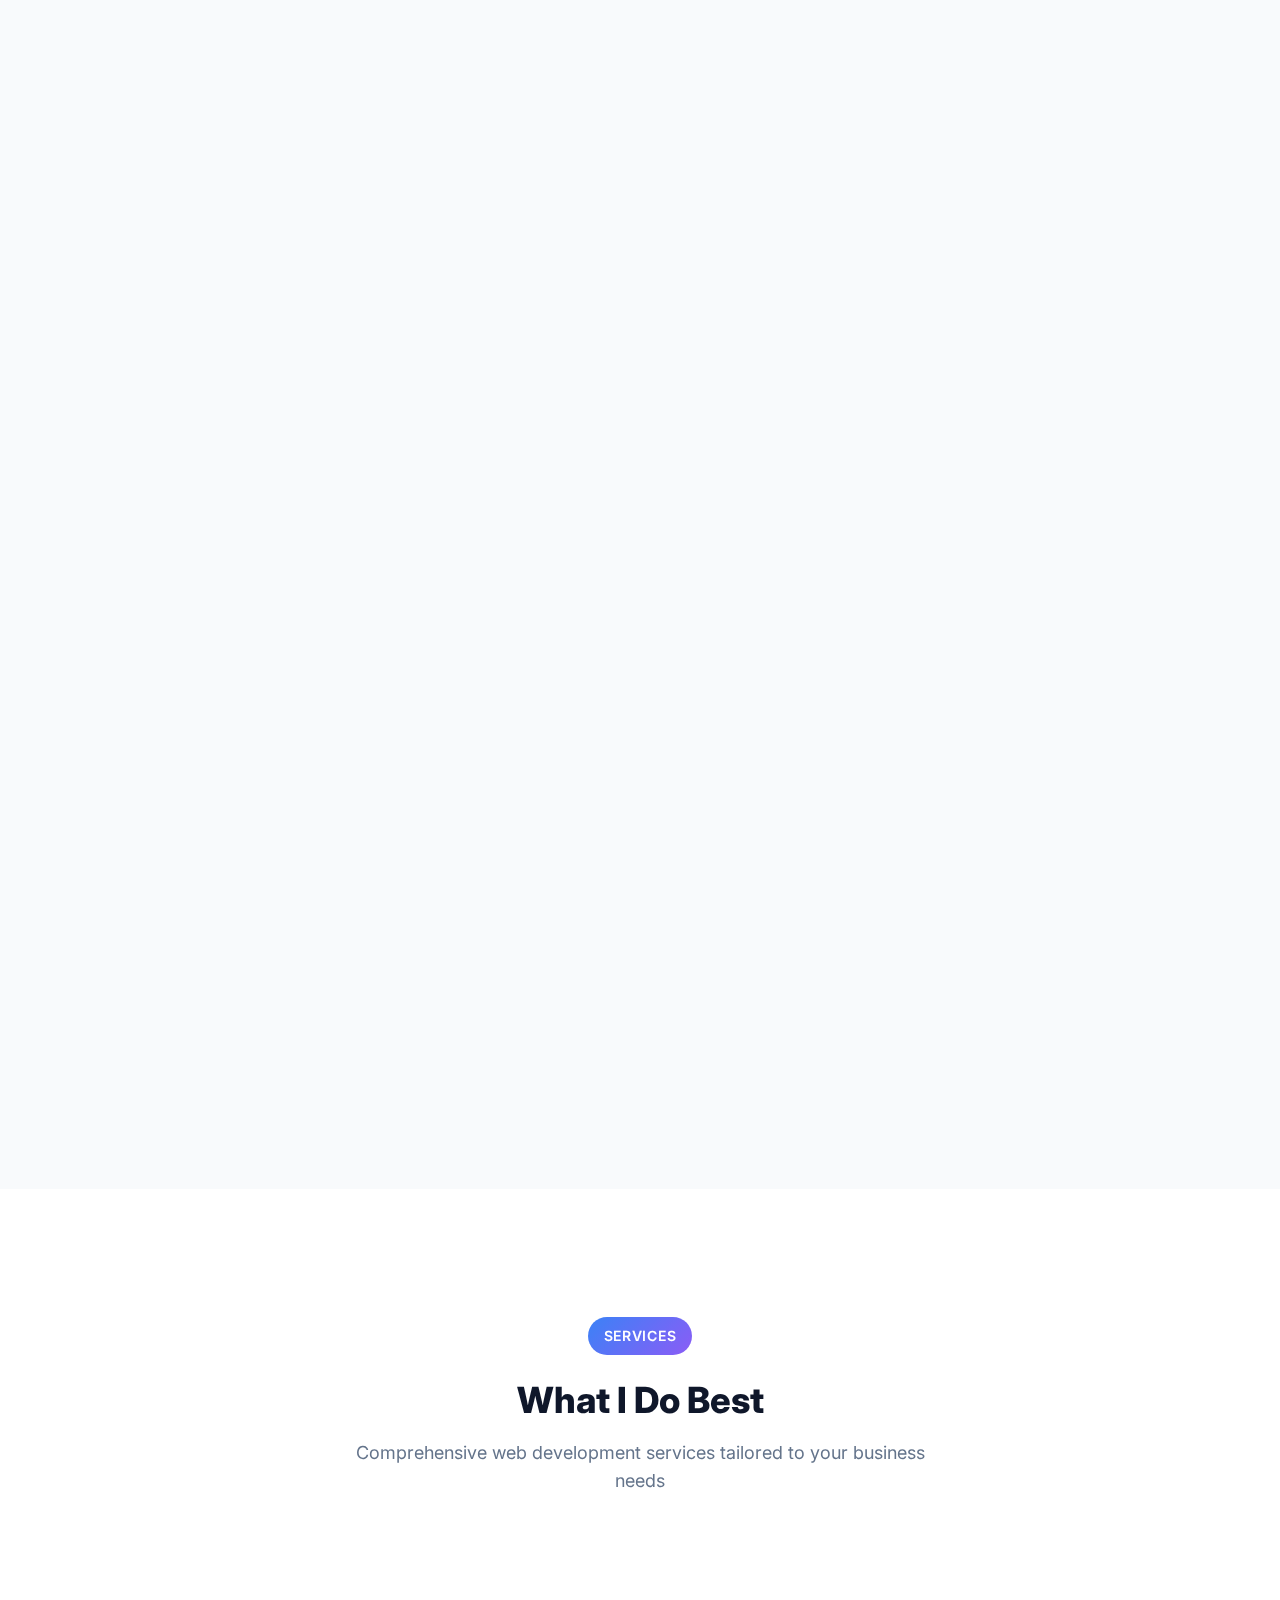
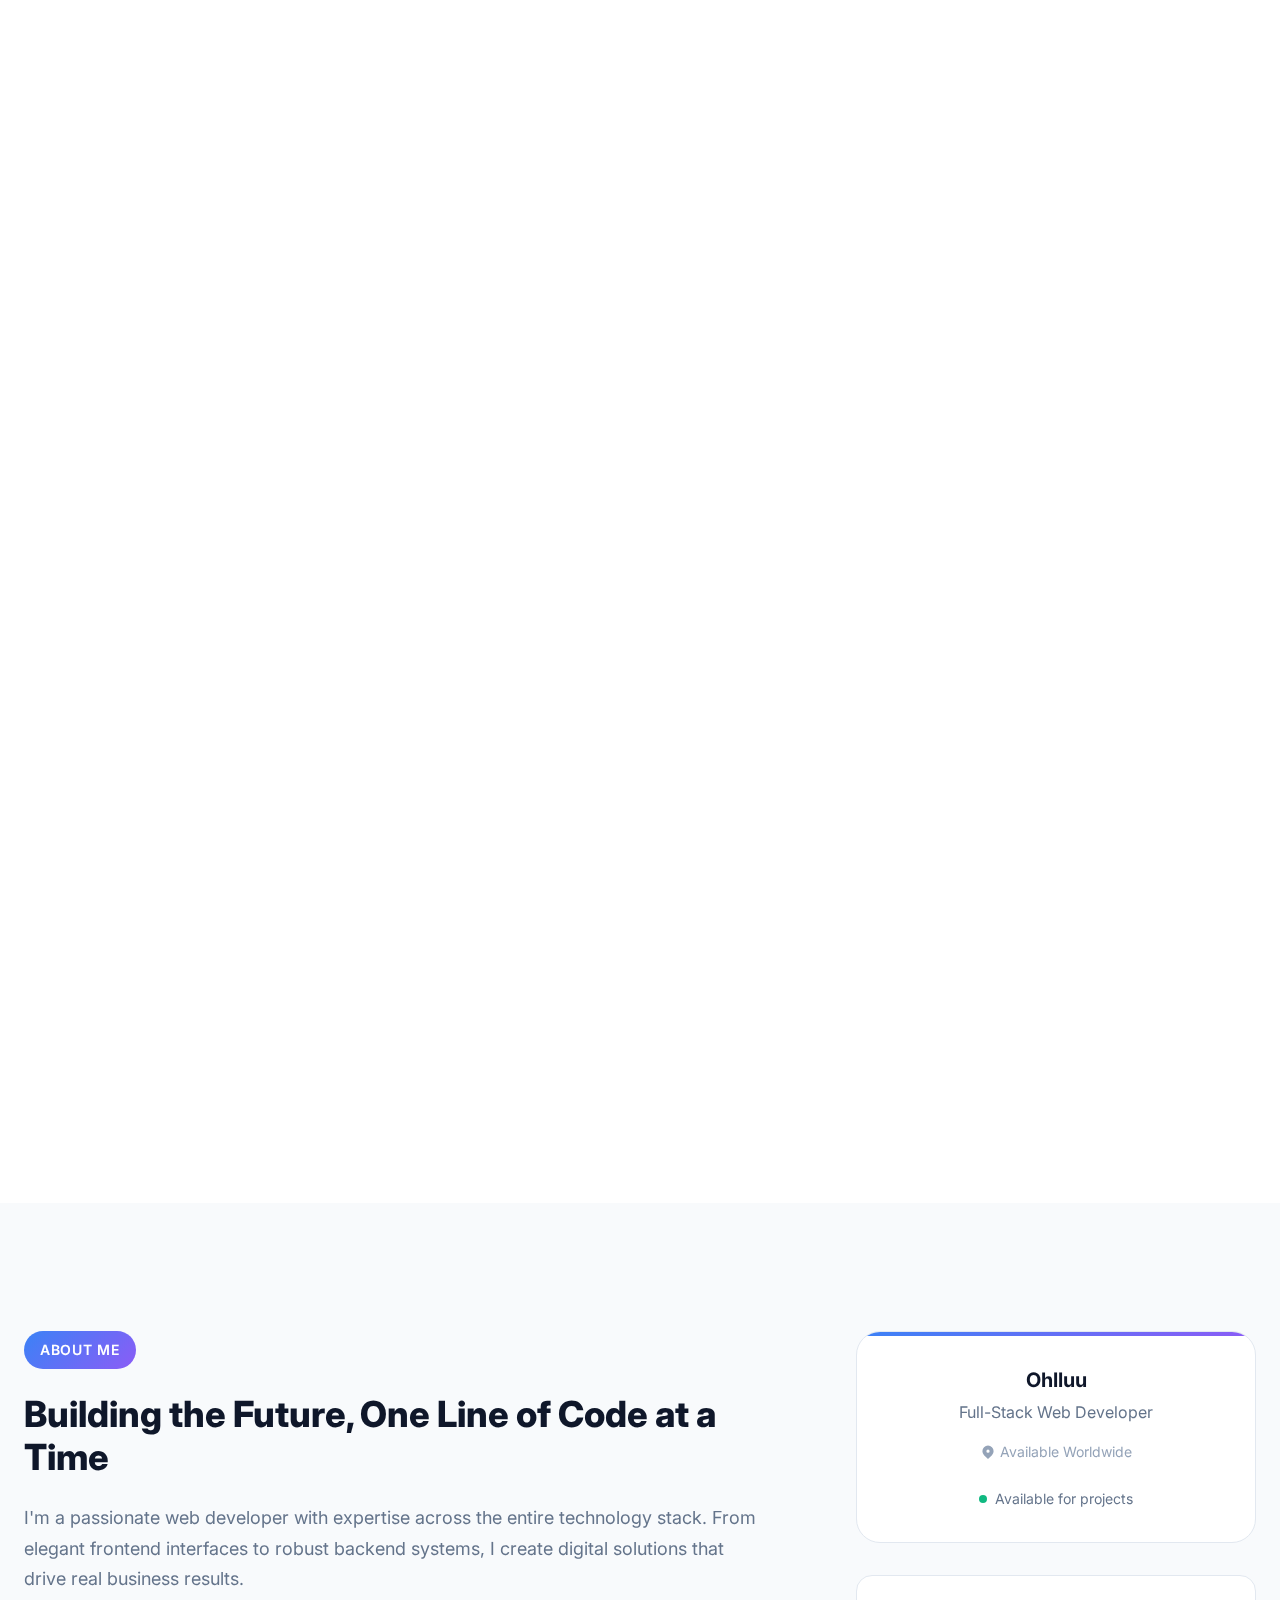
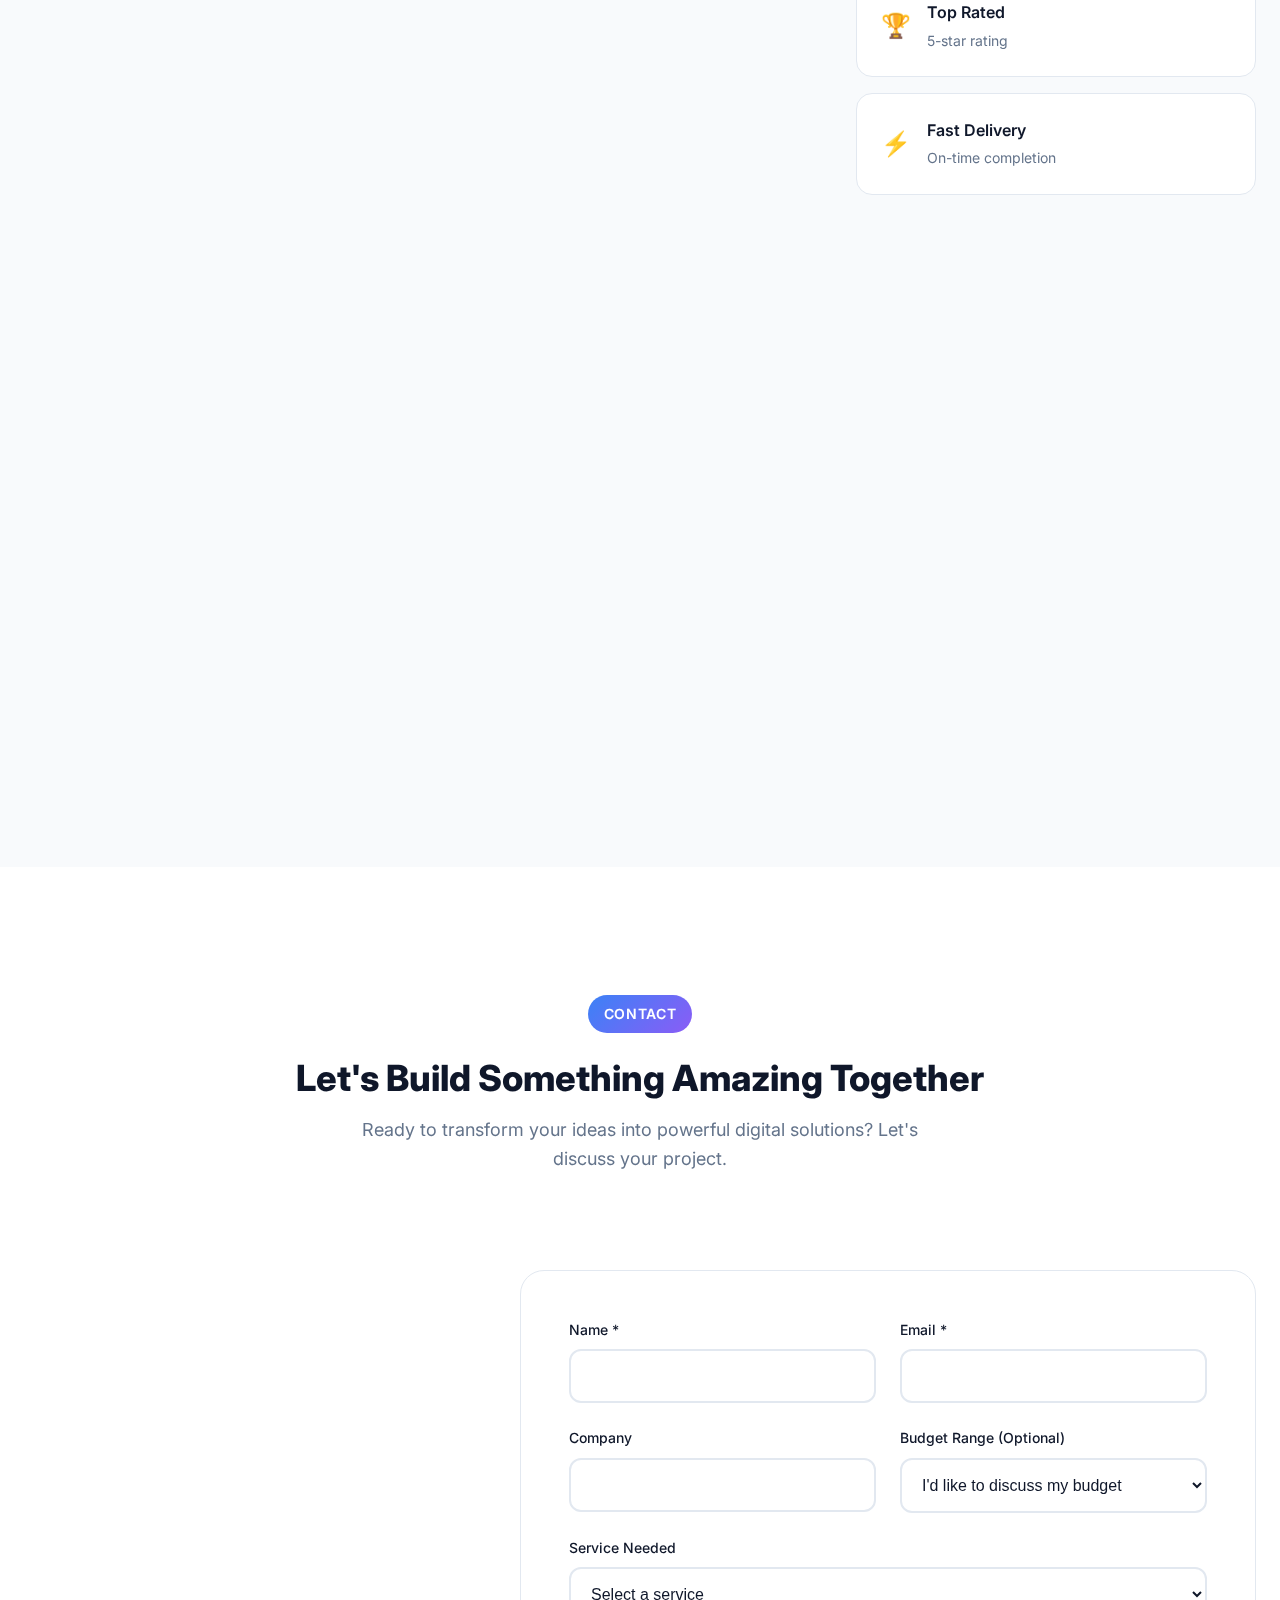
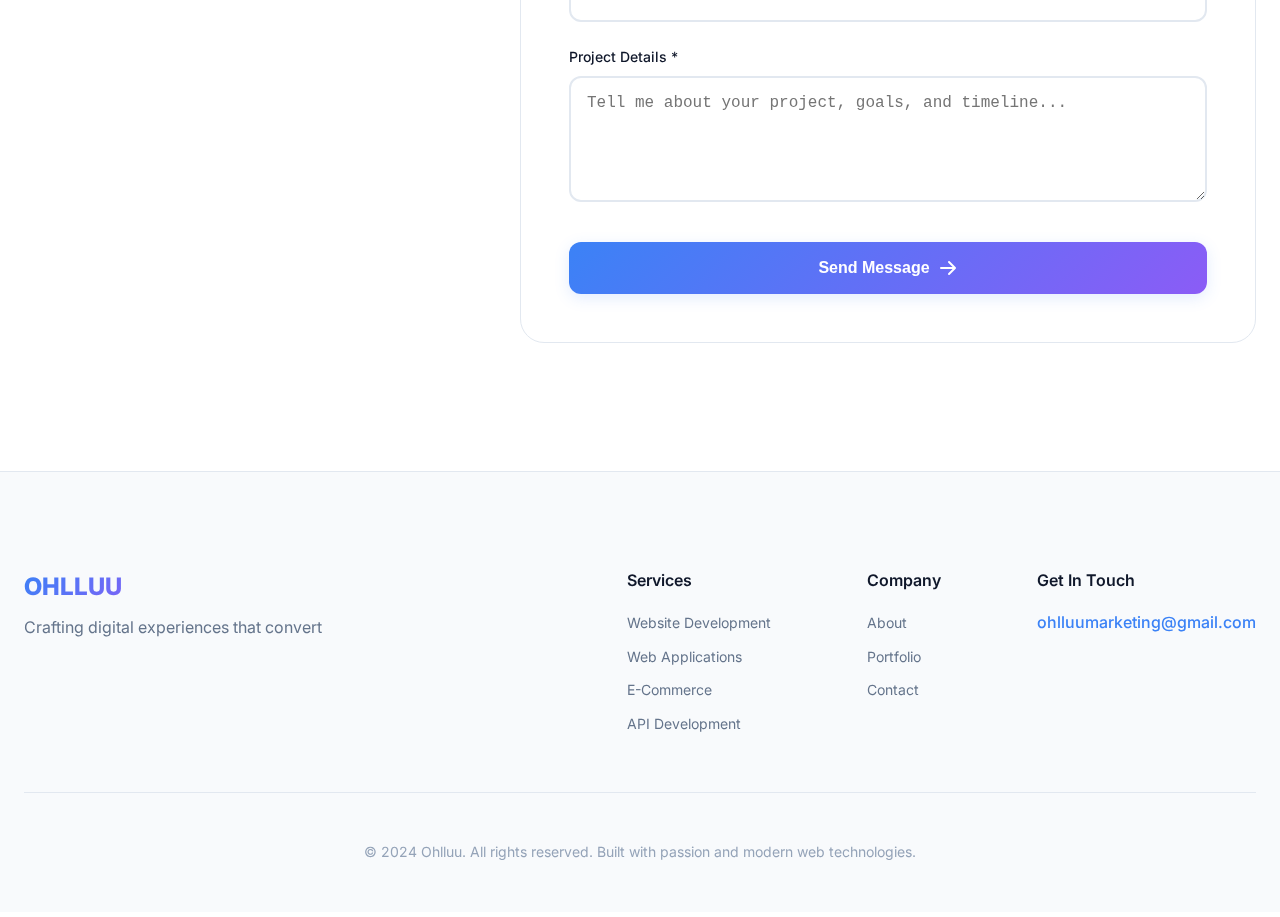
<file: index-old.html>
<!DOCTYPE html>
<html lang="en">
<head>
    <meta charset="UTF-8">
    <meta name="viewport" content="width=device-width, initial-scale=1.0">
    
    <!-- Primary SEO Tags -->
    <title>Ohlluu - Elite Web Developer | Custom Websites & Apps That Convert</title>
    <meta name="description" content="Professional web developer specializing in modern websites, web apps, and e-commerce solutions. Creating stunning digital experiences that drive results for startups and enterprises.">
    <meta name="keywords" content="web developer, website development, web applications, e-commerce, React, JavaScript, full-stack developer">
    <meta name="author" content="Ohlluu">
    <link rel="canonical" href="https://ohlluu.com/">
    
    <!-- Open Graph / Facebook -->
    <meta property="og:type" content="website">
    <meta property="og:url" content="https://ohlluu.com/">
    <meta property="og:title" content="Ohlluu - Elite Web Developer | Custom Digital Solutions">
    <meta property="og:description" content="Professional web developer creating stunning websites and applications that convert visitors into customers. View my portfolio and get your project started today.">
    <meta property="og:image" content="https://ohlluu.com/assets/og-image.jpg">
    <meta property="og:site_name" content="Ohlluu - Web Developer">
    
    <!-- Twitter -->
    <meta name="twitter:card" content="summary_large_image">
    <meta name="twitter:title" content="Ohlluu - Elite Web Developer">
    <meta name="twitter:description" content="Creating stunning websites and applications that drive results. Professional web development services.">
    <meta name="twitter:image" content="https://ohlluu.com/assets/og-image.jpg">
    
    <!-- Structured Data -->
    <script type="application/ld+json">
    {
        "@context": "https://schema.org",
        "@type": "Person",
        "name": "Ohlluu",
        "url": "https://ohlluu.com",
        "email": "ohlluumarketing@gmail.com",
        "jobTitle": "Web Developer",
        "worksFor": {
            "@type": "Organization",
            "name": "Ohlluu Development"
        },
        "description": "Professional web developer specializing in modern websites, web applications, and digital solutions",
        "knowsAbout": ["Web Development", "JavaScript", "React", "Node.js", "E-commerce", "Web Design"],
        "serviceType": ["Website Development", "Web Applications", "E-commerce Solutions", "Digital Marketing"],
        "areaServed": "Worldwide"
    }
    </script>
    
    <!-- Favicon -->
    <link rel="icon" type="image/png" sizes="32x32" href="favicon-32x32.png">
    <link rel="icon" type="image/png" sizes="16x16" href="favicon-16x16.png">
    <link rel="apple-touch-icon" href="apple-touch-icon.png">
    
    <!-- Fonts -->
    <link rel="preconnect" href="https://fonts.googleapis.com">
    <link rel="preconnect" href="https://fonts.gstatic.com" crossorigin>
    <link href="https://fonts.googleapis.com/css2?family=Outfit:wght@300;400;500;600;700;800;900&family=Inter:wght@300;400;500;600;700&display=swap" rel="stylesheet">
    
    <!-- Stylesheet -->
    <link rel="stylesheet" href="styles.css">
    
    <!-- Preload Critical Resources -->
    <link rel="preload" href="styles.css" as="style">
    <link rel="preload" href="https://fonts.googleapis.com/css2?family=Inter:wght@300;400;500;600;700;800;900&display=swap" as="style">
</head>
<body>
    <!-- Loading Screen -->
    <div id="loading-screen" class="loading-screen">
        <div class="loading-container">
            <div class="loading-logo">
                <span class="loading-text">OHLLUU</span>
                <div class="loading-bar">
                    <div class="loading-progress"></div>
                </div>
            </div>
        </div>
    </div>

    <!-- Navigation -->
    <nav class="navbar" id="navbar">
        <div class="nav-container">
            <a href="#home" class="nav-logo">
                <span class="logo-text">OHLLUU</span>
                <div class="logo-dot"></div>
            </a>
            
            <div class="nav-menu" id="nav-menu">
                <a href="#home" class="nav-link active">Home</a>
                <a href="#portfolio" class="nav-link">Portfolio</a>
                <a href="#services" class="nav-link">Services</a>
                <a href="#about" class="nav-link">About</a>
                <a href="#contact" class="btn-nav">Get Started</a>
            </div>
            
            <div class="nav-mobile">
                <button class="theme-toggle mobile" id="mobile-theme-toggle" aria-label="Toggle dark mode">
                    <div class="toggle-track">
                        <div class="toggle-thumb">
                            <span class="toggle-icon">🌙</span>
                        </div>
                    </div>
                </button>
                <button class="hamburger" id="hamburger" aria-label="Toggle menu">
                    <span></span>
                    <span></span>
                    <span></span>
                </button>
            </div>
        </div>
    </nav>

    <!-- Hero Section -->
    <section id="home" class="hero">
        <div class="hero-bg">
            <div class="gradient-orb orb-1"></div>
            <div class="gradient-orb orb-2"></div>
            <div class="gradient-orb orb-3"></div>
        </div>
        
        <div class="hero-container">
            <div class="hero-content">
                <div class="hero-badge">
                    <span class="badge-dot"></span>
                    Available for new projects
                </div>
                
                <h1 class="hero-title">
                    <span class="title-line">Crafting</span>
                    <span class="title-line">
                        <span class="gradient-text">Digital</span>
                        <span class="title-line">Experiences</span>
                    </span>
                    <span class="title-line">That Convert</span>
                </h1>
                
                <p class="hero-description">
                    Elite web developer specializing in modern websites, web applications, and e-commerce solutions that drive real business results. From startups to enterprises, I transform ideas into powerful digital experiences.
                </p>
                
                <div class="hero-stats">
                    <div class="stat">
                        <span class="stat-number">100+</span>
                        <span class="stat-label">Projects Delivered</span>
                    </div>
                    <div class="stat">
                        <span class="stat-number">50+</span>
                        <span class="stat-label">Happy Clients</span>
                    </div>
                    <div class="stat">
                        <span class="stat-number">5⭐</span>
                        <span class="stat-label">Average Rating</span>
                    </div>
                </div>
                
                <div class="hero-actions">
                    <a href="#portfolio" class="btn btn-primary">
                        <span>View My Work</span>
                        <svg class="btn-arrow" width="20" height="20" viewBox="0 0 20 20" fill="currentColor">
                            <path d="M10.293 3.293a1 1 0 011.414 0l6 6a1 1 0 010 1.414l-6 6a1 1 0 01-1.414-1.414L14.586 11H3a1 1 0 110-2h11.586l-4.293-4.293a1 1 0 010-1.414z"/>
                        </svg>
                    </a>
                    <a href="#contact" class="btn btn-secondary">
                        <span>Start Your Project</span>
                    </a>
                </div>
            </div>
            
            <div class="hero-visual">
                <div class="code-window">
                    <div class="window-header">
                        <div class="window-controls">
                            <div class="control red"></div>
                            <div class="control yellow"></div>
                            <div class="control green"></div>
                        </div>
                        <div class="window-title">index.js</div>
                    </div>
                    <div class="window-content">
                        <div class="code-line">
                            <span class="line-number">1</span>
                            <span class="code-text">
                                <span class="keyword">const</span> 
                                <span class="variable">developer</span> = 
                                <span class="string">'Ohlluu'</span>;
                            </span>
                        </div>
                        <div class="code-line">
                            <span class="line-number">2</span>
                            <span class="code-text">
                                <span class="keyword">const</span> 
                                <span class="variable">skills</span> = [
                            </span>
                        </div>
                        <div class="code-line">
                            <span class="line-number">3</span>
                            <span class="code-text">
                                &nbsp;&nbsp;<span class="string">'React'</span>,
                                <span class="string">'Node.js'</span>,
                                <span class="string">'Python'</span>
                            </span>
                        </div>
                        <div class="code-line">
                            <span class="line-number">4</span>
                            <span class="code-text">];</span>
                        </div>
                        <div class="code-line">
                            <span class="line-number">5</span>
                            <span class="code-text">
                                <span class="variable">developer</span>.<span class="method">createAmazing</span>();
                            </span>
                        </div>
                    </div>
                </div>
                
                <div class="floating-elements">
                    <div class="tech-badge badge-react">React</div>
                    <div class="tech-badge badge-js">JS</div>
                    <div class="tech-badge badge-node">Node</div>
                    <div class="tech-badge badge-css">CSS3</div>
                    <div class="tech-badge badge-python">Python</div>
                </div>
            </div>
        </div>
        
        <div class="scroll-indicator">
            <div class="scroll-line"></div>
            <span>Scroll to explore</span>
        </div>
    </section>

    <!-- Portfolio Section -->
    <section id="portfolio" class="portfolio">
        <div class="container">
            <div class="section-header">
                <span class="section-badge">Portfolio</span>
                <h2 class="section-title">Featured Projects</h2>
                <p class="section-description">
                    A showcase of my recent work - from elegant business websites to powerful web applications
                </p>
            </div>
            
            <div class="portfolio-filter">
                <button class="filter-btn active" data-filter="all">All Projects</button>
                <button class="filter-btn" data-filter="web-app">Web Apps</button>
                <button class="filter-btn" data-filter="website">Websites</button>
                <button class="filter-btn" data-filter="ecommerce">E-commerce</button>
            </div>
            
            <div class="portfolio-grid">
                <!-- MangoPets Project -->
                <div class="portfolio-item" data-category="web-app">
                    <div class="project-image">
                        <div class="demo-project">
                            <div class="demo-icon">🥭</div>
                            <h4>MangoPets Platform</h4>
                            <p>Pet lifestyle app with community & health tracking</p>
                        </div>
                        <div class="project-overlay">
                            <div class="project-links">
                                <a href="https://mymangopets.com" target="_blank" class="project-link">
                                    <svg width="20" height="20" fill="currentColor" viewBox="0 0 20 20">
                                        <path d="M11 3a1 1 0 100 2h2.586l-6.293 6.293a1 1 0 101.414 1.414L15 6.414V9a1 1 0 102 0V4a1 1 0 00-1-1h-5z"/>
                                        <path d="M5 5a2 2 0 00-2 2v6a2 2 0 002 2h6a2 2 0 002-2v-2a1 1 0 10-2 0v2H5V7h2a1 1 0 000-2H5z"/>
                                    </svg>
                                </a>
                                <button class="project-link" onclick="openProjectModal('mangopets')">
                                    <svg width="20" height="20" fill="currentColor" viewBox="0 0 20 20">
                                        <path d="M10 12a2 2 0 100-4 2 2 0 000 4z"/>
                                        <path fill-rule="evenodd" d="M.458 10C1.732 5.943 5.522 3 10 3s8.268 2.943 9.542 7c-1.274 4.057-5.064 7-9.542 7S1.732 14.057.458 10zM14 10a4 4 0 11-8 0 4 4 0 018 0z"/>
                                    </svg>
                                </button>
                            </div>
                        </div>
                    </div>
                    <div class="project-content">
                        <div class="project-header">
                            <h3 class="project-title">MangoPets</h3>
                            <div class="project-tags">
                                <span class="tag">Web App</span>
                                <span class="tag">React</span>
                                <span class="tag">Community</span>
                            </div>
                        </div>
                        <p class="project-description">
                            Ultimate pet lifestyle app combining health management, social community, and event discovery. Modern design with engaging user experience.
                        </p>
                        <div class="project-tech">
                            <span class="tech">HTML5</span>
                            <span class="tech">CSS3</span>
                            <span class="tech">JavaScript</span>
                            <span class="tech">Responsive Design</span>
                        </div>
                    </div>
                </div>
                
                <!-- Phoenix Star Project -->
                <div class="portfolio-item" data-category="website">
                    <div class="project-image">
                        <div class="demo-project">
                            <div class="demo-icon">🌟</div>
                            <h4>Phoenix Star Inc</h4>
                            <p>Professional corporate website & business services</p>
                        </div>
                        <div class="project-overlay">
                            <div class="project-links">
                                <a href="https://ohlluu.github.io/phoenixstar/" target="_blank" class="project-link">
                                    <svg width="20" height="20" fill="currentColor" viewBox="0 0 20 20">
                                        <path d="M11 3a1 1 0 100 2h2.586l-6.293 6.293a1 1 0 101.414 1.414L15 6.414V9a1 1 0 102 0V4a1 1 0 00-1-1h-5z"/>
                                        <path d="M5 5a2 2 0 00-2 2v6a2 2 0 002 2h6a2 2 0 002-2v-2a1 1 0 10-2 0v2H5V7h2a1 1 0 000-2H5z"/>
                                    </svg>
                                </a>
                                <button class="project-link" onclick="openProjectModal('phoenixstar')">
                                    <svg width="20" height="20" fill="currentColor" viewBox="0 0 20 20">
                                        <path d="M10 12a2 2 0 100-4 2 2 0 000 4z"/>
                                        <path fill-rule="evenodd" d="M.458 10C1.732 5.943 5.522 3 10 3s8.268 2.943 9.542 7c-1.274 4.057-5.064 7-9.542 7S1.732 14.057.458 10zM14 10a4 4 0 11-8 0 4 4 0 018 0z"/>
                                    </svg>
                                </button>
                            </div>
                        </div>
                    </div>
                    <div class="project-content">
                        <div class="project-header">
                            <h3 class="project-title">Phoenix Star Inc</h3>
                            <div class="project-tags">
                                <span class="tag">Corporate</span>
                                <span class="tag">Professional</span>
                                <span class="tag">Business</span>
                            </div>
                        </div>
                        <p class="project-description">
                            Professional corporate website showcasing comprehensive business services with modern design and optimal user experience.
                        </p>
                        <div class="project-tech">
                            <span class="tech">HTML5</span>
                            <span class="tech">CSS3</span>
                            <span class="tech">JavaScript</span>
                            <span class="tech">SEO Optimized</span>
                        </div>
                    </div>
                </div>
                
                <!-- Demo Projects -->
                <div class="portfolio-item" data-category="ecommerce">
                    <div class="project-image">
                        <div class="demo-project">
                            <div class="demo-icon">🛍️</div>
                            <h4>E-Commerce Platform</h4>
                            <p>Full-stack solution with payment integration</p>
                        </div>
                        <div class="project-overlay">
                            <div class="project-links">
                                <button class="project-link" onclick="openProjectModal('ecommerce')">
                                    <svg width="20" height="20" fill="currentColor" viewBox="0 0 20 20">
                                        <path d="M10 12a2 2 0 100-4 2 2 0 000 4z"/>
                                        <path fill-rule="evenodd" d="M.458 10C1.732 5.943 5.522 3 10 3s8.268 2.943 9.542 7c-1.274 4.057-5.064 7-9.542 7S1.732 14.057.458 10zM14 10a4 4 0 11-8 0 4 4 0 018 0z"/>
                                    </svg>
                                </button>
                            </div>
                        </div>
                    </div>
                    <div class="project-content">
                        <div class="project-header">
                            <h3 class="project-title">E-Commerce Solutions</h3>
                            <div class="project-tags">
                                <span class="tag">E-commerce</span>
                                <span class="tag">Full-Stack</span>
                                <span class="tag">Payments</span>
                            </div>
                        </div>
                        <p class="project-description">
                            Custom e-commerce platforms with secure payments, inventory management, and optimized conversion funnels.
                        </p>
                        <div class="project-tech">
                            <span class="tech">React</span>
                            <span class="tech">Node.js</span>
                            <span class="tech">Stripe</span>
                            <span class="tech">PostgreSQL</span>
                        </div>
                    </div>
                </div>
                
                <div class="portfolio-item" data-category="web-app">
                    <div class="project-image">
                        <div class="demo-project">
                            <div class="demo-icon">📊</div>
                            <h4>Analytics Dashboard</h4>
                            <p>Real-time data visualization platform</p>
                        </div>
                        <div class="project-overlay">
                            <div class="project-links">
                                <button class="project-link" onclick="openProjectModal('dashboard')">
                                    <svg width="20" height="20" fill="currentColor" viewBox="0 0 20 20">
                                        <path d="M10 12a2 2 0 100-4 2 2 0 000 4z"/>
                                        <path fill-rule="evenodd" d="M.458 10C1.732 5.943 5.522 3 10 3s8.268 2.943 9.542 7c-1.274 4.057-5.064 7-9.542 7S1.732 14.057.458 10zM14 10a4 4 0 11-8 0 4 4 0 018 0z"/>
                                    </svg>
                                </button>
                            </div>
                        </div>
                    </div>
                    <div class="project-content">
                        <div class="project-header">
                            <h3 class="project-title">Analytics Platform</h3>
                            <div class="project-tags">
                                <span class="tag">Dashboard</span>
                                <span class="tag">Data Viz</span>
                                <span class="tag">Real-time</span>
                            </div>
                        </div>
                        <p class="project-description">
                            Interactive analytics dashboard with real-time data visualization, custom reports, and performance metrics.
                        </p>
                        <div class="project-tech">
                            <span class="tech">Vue.js</span>
                            <span class="tech">D3.js</span>
                            <span class="tech">Python</span>
                            <span class="tech">WebSocket</span>
                        </div>
                    </div>
                </div>
            </div>
        </div>
    </section>

    <!-- Services Section -->
    <section id="services" class="services">
        <div class="container">
            <div class="section-header">
                <span class="section-badge">Services</span>
                <h2 class="section-title">What I Do Best</h2>
                <p class="section-description">
                    Comprehensive web development services tailored to your business needs
                </p>
            </div>
            
            <div class="services-grid">
                <div class="service-card">
                    <div class="service-icon">
                        <svg width="40" height="40" fill="currentColor" viewBox="0 0 20 20">
                            <path d="M3 4a1 1 0 011-1h12a1 1 0 011 1v2a1 1 0 01-1 1H4a1 1 0 01-1-1V4zM3 10a1 1 0 011-1h6a1 1 0 011 1v6a1 1 0 01-1 1H4a1 1 0 01-1-1v-6zM14 9a1 1 0 00-1 1v6a1 1 0 001 1h2a1 1 0 001-1v-6a1 1 0 00-1-1h-2z"/>
                        </svg>
                    </div>
                    <h3 class="service-title">Website Development</h3>
                    <p class="service-description">
                        Custom websites that convert visitors into customers. Modern, fast, and mobile-optimized.
                    </p>
                    <ul class="service-features">
                        <li>Responsive Design</li>
                        <li>SEO Optimization</li>
                        <li>Performance Optimization</li>
                        <li>CMS Integration</li>
                    </ul>
                    <div class="service-price">Let's discuss your budget</div>
                </div>
                
                <div class="service-card featured">
                    <div class="service-badge">Most Popular</div>
                    <div class="service-icon">
                        <svg width="40" height="40" fill="currentColor" viewBox="0 0 20 20">
                            <path d="M2 6a2 2 0 012-2h5l2 2h5a2 2 0 012 2v6a2 2 0 01-2 2H4a2 2 0 01-2-2V6z"/>
                        </svg>
                    </div>
                    <h3 class="service-title">Web Applications</h3>
                    <p class="service-description">
                        Full-stack web applications with modern frameworks and robust backend systems.
                    </p>
                    <ul class="service-features">
                        <li>React/Vue Development</li>
                        <li>API Development</li>
                        <li>Database Design</li>
                        <li>User Authentication</li>
                    </ul>
                    <div class="service-price">Flexible pricing options</div>
                </div>
                
                <div class="service-card">
                    <div class="service-icon">
                        <svg width="40" height="40" fill="currentColor" viewBox="0 0 20 20">
                            <path d="M3 3a1 1 0 000 2v8a2 2 0 002 2h2.586l-1.293 1.293a1 1 0 101.414 1.414L10 15.414l2.293 2.293a1 1 0 001.414-1.414L12.414 15H15a2 2 0 002-2V5a1 1 0 100-2H3zm11.707 4.707a1 1 0 00-1.414-1.414L10 9.586 8.707 8.293a1 1 0 00-1.414 1.414l2 2a1 1 0 001.414 0l4-4z"/>
                        </svg>
                    </div>
                    <h3 class="service-title">E-Commerce Solutions</h3>
                    <p class="service-description">
                        Complete online stores with payment processing, inventory management, and analytics.
                    </p>
                    <ul class="service-features">
                        <li>Shopify/WooCommerce</li>
                        <li>Payment Integration</li>
                        <li>Inventory Management</li>
                        <li>Analytics Dashboard</li>
                    </ul>
                    <div class="service-price">Custom quotes available</div>
                </div>
                
                <div class="service-card">
                    <div class="service-icon">
                        <svg width="40" height="40" fill="currentColor" viewBox="0 0 20 20">
                            <path fill-rule="evenodd" d="M12.316 3.051a1 1 0 01.633 1.265l-4 12a1 1 0 11-1.898-.632l4-12a1 1 0 011.265-.633zM5.707 6.293a1 1 0 010 1.414L3.414 10l2.293 2.293a1 1 0 11-1.414 1.414l-3-3a1 1 0 010-1.414l3-3a1 1 0 011.414 0zm8.586 0a1 1 0 011.414 0l3 3a1 1 0 010 1.414l-3 3a1 1 0 11-1.414-1.414L16.586 10l-2.293-2.293a1 1 0 010-1.414z"/>
                        </svg>
                    </div>
                    <h3 class="service-title">API Development</h3>
                    <p class="service-description">
                        RESTful APIs and microservices for scalable backend solutions and integrations.
                    </p>
                    <ul class="service-features">
                        <li>REST API Design</li>
                        <li>Database Integration</li>
                        <li>Authentication & Security</li>
                        <li>Documentation</li>
                    </ul>
                    <div class="service-price">Tailored to your needs</div>
                </div>
                
                <div class="service-card">
                    <div class="service-icon">
                        <svg width="40" height="40" fill="currentColor" viewBox="0 0 20 20">
                            <path d="M9 12l2 2 4-4m6 2a9 9 0 11-18 0 9 9 0 0118 0z"/>
                        </svg>
                    </div>
                    <h3 class="service-title">Maintenance & Support</h3>
                    <p class="service-description">
                        Ongoing maintenance, security updates, and technical support for your digital assets.
                    </p>
                    <ul class="service-features">
                        <li>Security Updates</li>
                        <li>Performance Monitoring</li>
                        <li>Bug Fixes</li>
                        <li>24/7 Support</li>
                    </ul>
                    <div class="service-price">Affordable monthly plans</div>
                </div>
                
                <div class="service-card">
                    <div class="service-icon">
                        <svg width="40" height="40" fill="currentColor" viewBox="0 0 20 20">
                            <path d="M13 6a3 3 0 11-6 0 3 3 0 016 0zM18 8a2 2 0 11-4 0 2 2 0 014 0zM14 15a4 4 0 00-8 0v3h8v-3z"/>
                        </svg>
                    </div>
                    <h3 class="service-title">Consulting</h3>
                    <p class="service-description">
                        Technical consulting for architecture decisions, code reviews, and technology strategy.
                    </p>
                    <ul class="service-features">
                        <li>Technical Audits</li>
                        <li>Architecture Planning</li>
                        <li>Code Reviews</li>
                        <li>Technology Strategy</li>
                    </ul>
                    <div class="service-price">Competitive hourly rates</div>
                </div>
            </div>
        </div>
    </section>

    <!-- About Section -->
    <section id="about" class="about">
        <div class="container">
            <div class="about-content">
                <div class="about-text">
                    <span class="section-badge">About Me</span>
                    <h2 class="section-title">Building the Future, One Line of Code at a Time</h2>
                    <p class="about-description">
                        I'm a passionate web developer with expertise across the entire technology stack. From elegant frontend interfaces to robust backend systems, I create digital solutions that drive real business results.
                    </p>
                    
                    <div class="skills-grid">
                        <div class="skill-category">
                            <h4 class="skill-title">Frontend</h4>
                            <div class="skill-list">
                                <span class="skill">React</span>
                                <span class="skill">Vue.js</span>
                                <span class="skill">JavaScript ES6+</span>
                                <span class="skill">TypeScript</span>
                                <span class="skill">CSS3/SASS</span>
                                <span class="skill">Tailwind CSS</span>
                            </div>
                        </div>
                        
                        <div class="skill-category">
                            <h4 class="skill-title">Backend</h4>
                            <div class="skill-list">
                                <span class="skill">Node.js</span>
                                <span class="skill">Python</span>
                                <span class="skill">PHP</span>
                                <span class="skill">PostgreSQL</span>
                                <span class="skill">MongoDB</span>
                                <span class="skill">Redis</span>
                            </div>
                        </div>
                        
                        <div class="skill-category">
                            <h4 class="skill-title">Tools & DevOps</h4>
                            <div class="skill-list">
                                <span class="skill">Git</span>
                                <span class="skill">Docker</span>
                                <span class="skill">AWS</span>
                                <span class="skill">Vercel</span>
                                <span class="skill">Webpack</span>
                                <span class="skill">Jest</span>
                            </div>
                        </div>
                    </div>
                    
                    <div class="about-stats">
                        <div class="stat">
                            <span class="stat-number">5+</span>
                            <span class="stat-label">Years Experience</span>
                        </div>
                        <div class="stat">
                            <span class="stat-number">100+</span>
                            <span class="stat-label">Projects Completed</span>
                        </div>
                        <div class="stat">
                            <span class="stat-number">50+</span>
                            <span class="stat-label">Happy Clients</span>
                        </div>
                        <div class="stat">
                            <span class="stat-number">24/7</span>
                            <span class="stat-label">Support</span>
                        </div>
                    </div>
                </div>
                
                <div class="about-visual">
                    <div class="profile-card">
                        <div class="profile-info">
                            <h3>Ohlluu</h3>
                            <p>Full-Stack Web Developer</p>
                            <div class="profile-location">
                                <svg width="16" height="16" fill="currentColor" viewBox="0 0 20 20">
                                    <path fill-rule="evenodd" d="M5.05 4.05a7 7 0 119.9 9.9L10 18.9l-4.95-4.95a7 7 0 010-9.9zM10 11a2 2 0 100-4 2 2 0 000 4z"/>
                                </svg>
                                Available Worldwide
                            </div>
                        </div>
                        <div class="profile-status">
                            <div class="status-dot"></div>
                            <span>Available for projects</span>
                        </div>
                    </div>
                    
                    <div class="certification-cards">
                        <div class="cert-card">
                            <div class="cert-icon">🏆</div>
                            <div class="cert-info">
                                <h4>Top Rated</h4>
                                <p>5-star rating</p>
                            </div>
                        </div>
                        <div class="cert-card">
                            <div class="cert-icon">⚡</div>
                            <div class="cert-info">
                                <h4>Fast Delivery</h4>
                                <p>On-time completion</p>
                            </div>
                        </div>
                    </div>
                </div>
            </div>
        </div>
    </section>

    <!-- Contact Section -->
    <section id="contact" class="contact">
        <div class="container">
            <div class="section-header">
                <span class="section-badge">Contact</span>
                <h2 class="section-title">Let's Build Something Amazing Together</h2>
                <p class="section-description">
                    Ready to transform your ideas into powerful digital solutions? Let's discuss your project.
                </p>
            </div>
            
            <div class="contact-content">
                <div class="contact-info">
                    <div class="contact-card">
                        <div class="contact-icon">
                            <svg width="24" height="24" fill="currentColor" viewBox="0 0 20 20">
                                <path d="M2.003 5.884L10 9.882l7.997-3.998A2 2 0 0016 4H4a2 2 0 00-1.997 1.884z"/>
                                <path d="M18 8.118l-8 4-8-4V14a2 2 0 002 2h12a2 2 0 002-2V8.118z"/>
                            </svg>
                        </div>
                        <div class="contact-details">
                            <h3>Email Me</h3>
                            <p>ohlluumarketing@gmail.com</p>
                            <span>I'll respond within 24 hours</span>
                        </div>
                    </div>
                    
                    <div class="contact-card">
                        <div class="contact-icon">
                            <svg width="24" height="24" fill="currentColor" viewBox="0 0 20 20">
                                <path fill-rule="evenodd" d="M6 2a1 1 0 00-1 1v1H4a2 2 0 00-2 2v10a2 2 0 002 2h12a2 2 0 002-2V6a2 2 0 00-2-2h-1V3a1 1 0 10-2 0v1H7V3a1 1 0 00-1-1zm0 5a1 1 0 000 2h8a1 1 0 100-2H6z"/>
                            </svg>
                        </div>
                        <div class="contact-details">
                            <h3>Schedule a Call</h3>
                            <p>Free 30-minute consultation</p>
                            <span>Available Monday - Friday</span>
                        </div>
                    </div>
                    
                    <div class="contact-card">
                        <div class="contact-icon">
                            <svg width="24" height="24" fill="currentColor" viewBox="0 0 20 20">
                                <path d="M2 3a1 1 0 011-1h2.153a1 1 0 01.986.836l.74 4.435a1 1 0 01-.54 1.06l-1.548.773a11.037 11.037 0 006.105 6.105l.774-1.548a1 1 0 011.059-.54l4.435.74a1 1 0 01.836.986V17a1 1 0 01-1 1h-2C7.82 18 2 12.18 2 5V3z"/>
                            </svg>
                        </div>
                        <div class="contact-details">
                            <h3>Quick Response</h3>
                            <p>Average response time: 2 hours</p>
                            <span>Professional communication</span>
                        </div>
                    </div>
                </div>
                
                <div class="contact-form">
                    <form id="contact-form" class="form" action="https://formspree.io/f/xnnbkzjp" method="POST">
                        <div class="form-row">
                            <div class="form-group">
                                <label for="name" class="form-label">Name *</label>
                                <input type="text" id="name" name="name" class="form-input" required>
                            </div>
                            <div class="form-group">
                                <label for="email" class="form-label">Email *</label>
                                <input type="email" id="email" name="email" class="form-input" required>
                            </div>
                        </div>
                        
                        <div class="form-row">
                            <div class="form-group">
                                <label for="company" class="form-label">Company</label>
                                <input type="text" id="company" name="company" class="form-input">
                            </div>
                            <div class="form-group">
                                <label for="budget" class="form-label">Budget Range (Optional)</label>
                                <select id="budget" name="budget" class="form-select">
                                    <option value="">I'd like to discuss my budget</option>
                                    <option value="startup">Startup/Small Business</option>
                                    <option value="growing">Growing Business</option>
                                    <option value="established">Established Company</option>
                                    <option value="enterprise">Enterprise Level</option>
                                    <option value="flexible">I'm flexible - let's talk</option>
                                </select>
                            </div>
                        </div>
                        
                        <div class="form-group">
                            <label for="service" class="form-label">Service Needed</label>
                            <select id="service" name="service" class="form-select">
                                <option value="">Select a service</option>
                                <option value="website">Website Development</option>
                                <option value="webapp">Web Application</option>
                                <option value="ecommerce">E-Commerce Store</option>
                                <option value="api">API Development</option>
                                <option value="maintenance">Maintenance & Support</option>
                                <option value="consulting">Consulting</option>
                                <option value="other">Other</option>
                            </select>
                        </div>
                        
                        <div class="form-group">
                            <label for="message" class="form-label">Project Details *</label>
                            <textarea id="message" name="message" class="form-textarea" rows="5" placeholder="Tell me about your project, goals, and timeline..." required></textarea>
                        </div>
                        
                        <button type="submit" class="btn btn-primary form-submit">
                            <span class="btn-text">Send Message</span>
                            <svg class="btn-arrow" width="20" height="20" fill="currentColor" viewBox="0 0 20 20">
                                <path d="M10.293 3.293a1 1 0 011.414 0l6 6a1 1 0 010 1.414l-6 6a1 1 0 01-1.414-1.414L14.586 11H3a1 1 0 110-2h11.586l-4.293-4.293a1 1 0 010-1.414z"/>
                            </svg>
                        </button>
                    </form>
                </div>
            </div>
        </div>
    </section>

    <!-- Footer -->
    <footer class="footer">
        <div class="container">
            <div class="footer-content">
                <div class="footer-brand">
                    <h3 class="footer-logo">OHLLUU</h3>
                    <p class="footer-tagline">Crafting digital experiences that convert</p>
                </div>
                
                <div class="footer-links">
                    <div class="footer-column">
                        <h4 class="footer-title">Services</h4>
                        <ul class="footer-list">
                            <li><a href="#services">Website Development</a></li>
                            <li><a href="#services">Web Applications</a></li>
                            <li><a href="#services">E-Commerce</a></li>
                            <li><a href="#services">API Development</a></li>
                        </ul>
                    </div>
                    
                    <div class="footer-column">
                        <h4 class="footer-title">Company</h4>
                        <ul class="footer-list">
                            <li><a href="#about">About</a></li>
                            <li><a href="#portfolio">Portfolio</a></li>
                            <li><a href="#contact">Contact</a></li>
                        </ul>
                    </div>
                </div>
                
                <div class="footer-contact">
                    <h4 class="footer-title">Get In Touch</h4>
                    <a href="mailto:ohlluumarketing@gmail.com" class="footer-email">
                        ohlluumarketing@gmail.com
                    </a>
                </div>
            </div>
            
            <div class="footer-bottom">
                <p class="footer-copyright">
                    © 2024 Ohlluu. All rights reserved. Built with passion and modern web technologies.
                </p>
            </div>
        </div>
    </footer>

    <!-- Project Modals -->
    <div id="project-modal" class="modal">
        <div class="modal-overlay" onclick="closeProjectModal()"></div>
        <div class="modal-content">
            <button class="modal-close" onclick="closeProjectModal()">
                <svg width="24" height="24" fill="currentColor" viewBox="0 0 20 20">
                    <path fill-rule="evenodd" d="M4.293 4.293a1 1 0 011.414 0L10 8.586l4.293-4.293a1 1 0 111.414 1.414L11.414 10l4.293 4.293a1 1 0 01-1.414 1.414L10 11.414l-4.293 4.293a1 1 0 01-1.414-1.414L8.586 10 4.293 5.707a1 1 0 010-1.414z"/>
                </svg>
            </button>
            <div id="modal-body" class="modal-body">
                <!-- Modal content will be populated by JavaScript -->
            </div>
        </div>
    </div>

    <!-- Scripts -->
    <script src="script.js"></script>
</body>
</html>
</file>
<file: styles.css>
/* ===== CSS RESET & BASE STYLES ===== */
*,
*::before,
*::after {
    box-sizing: border-box;
    margin: 0;
    padding: 0;
}

html {
    scroll-behavior: smooth;
    font-size: 16px;
}

body {
    font-family: 'Inter', -apple-system, BlinkMacSystemFont, 'Segoe UI', Roboto, Oxygen, Ubuntu, Cantarell, sans-serif;
    line-height: 1.6;
    color: var(--text-primary);
    background-color: var(--bg-primary);
    overflow-x: hidden;
    transition: background-color 0.3s ease, color 0.3s ease;
}

/* ===== CSS CUSTOM PROPERTIES (DESIGN TOKENS) ===== */
:root {
    /* === Colors - Light Theme === */
    --primary: #3B82F6;
    --primary-dark: #2563EB;
    --primary-light: #60A5FA;
    --secondary: #8B5CF6;
    --accent: #F59E0B;
    --accent-pink: #EC4899;
    
    /* Background Colors */
    --bg-primary: #FFFFFF;
    --bg-secondary: #F8FAFC;
    --bg-tertiary: #F1F5F9;
    --bg-glass: rgba(255, 255, 255, 0.1);
    --bg-card: #FFFFFF;
    
    /* Text Colors */
    --text-primary: #0F172A;
    --text-secondary: #64748B;
    --text-muted: #94A3B8;
    --text-inverse: #FFFFFF;
    
    /* Border Colors */
    --border-light: #E2E8F0;
    --border-medium: #CBD5E1;
    --border-dark: #94A3B8;
    
    /* Shadow Colors */
    --shadow-light: rgba(0, 0, 0, 0.05);
    --shadow-medium: rgba(0, 0, 0, 0.1);
    --shadow-dark: rgba(0, 0, 0, 0.2);
    --shadow-colored: rgba(59, 130, 246, 0.15);
    
    /* Gradients */
    --gradient-primary: linear-gradient(135deg, #3B82F6 0%, #8B5CF6 100%);
    --gradient-secondary: linear-gradient(135deg, #F59E0B 0%, #EC4899 100%);
    --gradient-hero: linear-gradient(135deg, #667eea 0%, #764ba2 100%);
    --gradient-text: linear-gradient(135deg, #3B82F6 0%, #8B5CF6 50%, #EC4899 100%);
    
    /* === Spacing Scale === */
    --space-xs: 0.25rem;   /* 4px */
    --space-sm: 0.5rem;    /* 8px */
    --space-md: 1rem;      /* 16px */
    --space-lg: 1.5rem;    /* 24px */
    --space-xl: 2rem;      /* 32px */
    --space-2xl: 3rem;     /* 48px */
    --space-3xl: 4rem;     /* 64px */
    --space-4xl: 6rem;     /* 96px */
    --space-5xl: 8rem;     /* 128px */
    
    /* === Typography Scale === */
    --text-xs: 0.75rem;    /* 12px */
    --text-sm: 0.875rem;   /* 14px */
    --text-base: 1rem;     /* 16px */
    --text-lg: 1.125rem;   /* 18px */
    --text-xl: 1.25rem;    /* 20px */
    --text-2xl: 1.5rem;    /* 24px */
    --text-3xl: 1.875rem;  /* 30px */
    --text-4xl: 2.25rem;   /* 36px */
    --text-5xl: 3rem;      /* 48px */
    --text-6xl: 3.75rem;   /* 60px */
    --text-7xl: 4.5rem;    /* 72px */
    
    /* === Border Radius === */
    --radius-sm: 0.375rem;  /* 6px */
    --radius-md: 0.5rem;    /* 8px */
    --radius-lg: 0.75rem;   /* 12px */
    --radius-xl: 1rem;      /* 16px */
    --radius-2xl: 1.5rem;   /* 24px */
    --radius-full: 9999px;
    
    /* === Animation Variables === */
    --duration-fast: 0.15s;
    --duration-normal: 0.3s;
    --duration-slow: 0.5s;
    --ease-out: cubic-bezier(0.25, 0.46, 0.45, 0.94);
    --ease-in-out: cubic-bezier(0.4, 0, 0.2, 1);
    --ease-bounce: cubic-bezier(0.68, -0.55, 0.265, 1.55);
    
    /* === Layout Variables === */
    --container-max: 1280px;
    --container-padding: 1.5rem;
    --header-height: 80px;
    
    /* === Z-Index Scale === */
    --z-dropdown: 1000;
    --z-sticky: 1020;
    --z-fixed: 1030;
    --z-modal-backdrop: 1040;
    --z-modal: 1050;
    --z-popover: 1060;
    --z-tooltip: 1070;
    --z-toast: 1080;
}

/* === Dark Theme === */
[data-theme="dark"] {
    --bg-primary: #0F172A;
    --bg-secondary: #1E293B;
    --bg-tertiary: #334155;
    --bg-glass: rgba(15, 23, 42, 0.8);
    --bg-card: #1E293B;
    
    --text-primary: #F1F5F9;
    --text-secondary: #CBD5E1;
    --text-muted: #64748B;
    --text-inverse: #0F172A;
    
    --border-light: #334155;
    --border-medium: #475569;
    --border-dark: #64748B;
    
    --shadow-light: rgba(0, 0, 0, 0.3);
    --shadow-medium: rgba(0, 0, 0, 0.4);
    --shadow-dark: rgba(0, 0, 0, 0.6);
    --shadow-colored: rgba(59, 130, 246, 0.3);
}

/* ===== LOADING SCREEN ===== */
.loading-screen {
    position: fixed;
    top: 0;
    left: 0;
    width: 100%;
    height: 100%;
    background: var(--gradient-hero);
    display: flex;
    align-items: center;
    justify-content: center;
    z-index: 9999;
    transition: opacity var(--duration-slow) ease, visibility var(--duration-slow) ease;
}

.loading-screen.hidden {
    opacity: 0;
    visibility: hidden;
}

.loading-container {
    text-align: center;
    color: var(--text-inverse);
}

.loading-text {
    font-size: var(--text-4xl);
    font-weight: 800;
    letter-spacing: 0.2em;
    margin-bottom: var(--space-lg);
    display: block;
    animation: pulseGlow 2s ease-in-out infinite alternate;
}

.loading-bar {
    width: 200px;
    height: 4px;
    background: rgba(255, 255, 255, 0.2);
    border-radius: var(--radius-full);
    overflow: hidden;
    margin: 0 auto;
}

.loading-progress {
    height: 100%;
    background: var(--text-inverse);
    border-radius: var(--radius-full);
    animation: loadingProgress 2s ease-in-out infinite;
}

@keyframes pulseGlow {
    0% { opacity: 0.8; transform: scale(1); }
    100% { opacity: 1; transform: scale(1.05); }
}

@keyframes loadingProgress {
    0% { width: 0%; transform: translateX(-100%); }
    50% { width: 100%; transform: translateX(0%); }
    100% { width: 0%; transform: translateX(100%); }
}

/* ===== NAVIGATION ===== */
.navbar {
    position: fixed;
    top: 0;
    left: 0;
    right: 0;
    height: var(--header-height);
    background: var(--bg-glass);
    backdrop-filter: blur(20px) saturate(180%);
    border-bottom: 1px solid var(--border-light);
    z-index: var(--z-fixed);
    transition: all var(--duration-normal) ease;
}

.navbar.scrolled {
    background: var(--bg-card);
    box-shadow: 0 10px 25px -5px var(--shadow-light);
}

.nav-container {
    max-width: var(--container-max);
    margin: 0 auto;
    padding: 0 var(--container-padding);
    height: 100%;
    display: flex;
    align-items: center;
    justify-content: space-between;
}

.nav-logo {
    display: flex;
    align-items: center;
    gap: var(--space-sm);
    text-decoration: none;
    font-weight: 800;
    font-size: var(--text-xl);
    color: var(--text-primary);
    transition: transform var(--duration-normal) var(--ease-out);
}

.nav-logo:hover {
    transform: scale(1.05);
}

.logo-text {
    background: var(--gradient-text);
    background-clip: text;
    -webkit-background-clip: text;
    -webkit-text-fill-color: transparent;
    background-size: 200% 200%;
    animation: gradientShift 3s ease infinite;
}

.logo-dot {
    width: 8px;
    height: 8px;
    background: var(--primary);
    border-radius: var(--radius-full);
    animation: pulse 2s ease infinite;
}

@keyframes gradientShift {
    0%, 100% { background-position: 0% 50%; }
    50% { background-position: 100% 50%; }
}

@keyframes pulse {
    0%, 100% { opacity: 1; transform: scale(1); }
    50% { opacity: 0.7; transform: scale(1.2); }
}

.nav-menu {
    display: flex;
    align-items: center;
    gap: var(--space-2xl);
}

.nav-link {
    text-decoration: none;
    color: var(--text-secondary);
    font-weight: 500;
    font-size: var(--text-sm);
    position: relative;
    transition: color var(--duration-normal) ease;
}

.nav-link::after {
    content: '';
    position: absolute;
    bottom: -6px;
    left: 0;
    width: 0;
    height: 2px;
    background: var(--gradient-primary);
    border-radius: var(--radius-full);
    transition: width var(--duration-normal) var(--ease-out);
}

.nav-link:hover,
.nav-link.active {
    color: var(--text-primary);
}

.nav-link:hover::after,
.nav-link.active::after {
    width: 100%;
}

/* === Theme Toggle === */
.theme-toggle {
    background: var(--bg-tertiary);
    border: none;
    border-radius: var(--radius-full);
    width: 60px;
    height: 32px;
    cursor: pointer;
    position: relative;
    transition: background-color var(--duration-normal) ease;
}

.theme-toggle:hover {
    background: var(--border-medium);
}

.toggle-track {
    width: 100%;
    height: 100%;
    border-radius: inherit;
    position: relative;
}

.toggle-thumb {
    position: absolute;
    top: 2px;
    left: 2px;
    width: 28px;
    height: 28px;
    background: var(--bg-card);
    border-radius: var(--radius-full);
    display: flex;
    align-items: center;
    justify-content: center;
    transition: transform var(--duration-normal) var(--ease-out);
    box-shadow: 0 2px 8px var(--shadow-medium);
}

[data-theme="dark"] .toggle-thumb {
    transform: translateX(28px);
}

.toggle-icon {
    font-size: var(--text-sm);
    transition: opacity var(--duration-normal) ease;
}

[data-theme="dark"] .toggle-icon {
    filter: hue-rotate(180deg);
}

/* === Mobile Navigation === */
.nav-mobile {
    display: none;
    align-items: center;
    gap: var(--space-md);
}

.theme-toggle.mobile {
    width: 50px;
    height: 28px;
}

.theme-toggle.mobile .toggle-thumb {
    width: 24px;
    height: 24px;
}

[data-theme="dark"] .theme-toggle.mobile .toggle-thumb {
    transform: translateX(22px);
}

.hamburger {
    background: none;
    border: none;
    cursor: pointer;
    display: flex;
    flex-direction: column;
    gap: 4px;
    padding: var(--space-sm);
}

.hamburger span {
    width: 24px;
    height: 2px;
    background: var(--text-primary);
    border-radius: var(--radius-full);
    transition: all var(--duration-normal) ease;
}

.hamburger.active span:nth-child(1) {
    transform: rotate(45deg) translate(6px, 6px);
}

.hamburger.active span:nth-child(2) {
    opacity: 0;
}

.hamburger.active span:nth-child(3) {
    transform: rotate(-45deg) translate(6px, -6px);
}

/* ===== UTILITY CLASSES ===== */
.container {
    max-width: var(--container-max);
    margin: 0 auto;
    padding: 0 var(--container-padding);
}

.text-center { text-align: center; }
.text-left { text-align: left; }
.text-right { text-align: right; }

.gradient-text {
    background: var(--gradient-text);
    background-clip: text;
    -webkit-background-clip: text;
    -webkit-text-fill-color: transparent;
    background-size: 200% 200%;
    animation: gradientShift 3s ease infinite;
}

/* ===== BUTTONS ===== */
.btn {
    display: inline-flex;
    align-items: center;
    gap: var(--space-sm);
    padding: var(--space-md) var(--space-xl);
    font-size: var(--text-base);
    font-weight: 600;
    text-decoration: none;
    border-radius: var(--radius-lg);
    border: none;
    cursor: pointer;
    transition: all var(--duration-normal) var(--ease-out);
    position: relative;
    overflow: hidden;
    white-space: nowrap;
}

.btn::before {
    content: '';
    position: absolute;
    top: 0;
    left: -100%;
    width: 100%;
    height: 100%;
    background: linear-gradient(90deg, transparent, rgba(255,255,255,0.2), transparent);
    transition: left var(--duration-slow) ease;
}

.btn:hover::before {
    left: 100%;
}

.btn-primary {
    background: var(--gradient-primary);
    color: var(--text-inverse);
    box-shadow: 0 4px 15px var(--shadow-colored);
}

.btn-primary:hover {
    transform: translateY(-2px);
    box-shadow: 0 8px 25px var(--shadow-colored);
}

.btn-secondary {
    background: var(--bg-card);
    color: var(--text-primary);
    border: 2px solid var(--border-light);
    box-shadow: 0 4px 15px var(--shadow-light);
}

.btn-secondary:hover {
    background: var(--bg-secondary);
    border-color: var(--border-medium);
    transform: translateY(-2px);
    box-shadow: 0 8px 25px var(--shadow-medium);
}

.btn-arrow {
    transition: transform var(--duration-normal) var(--ease-out);
}

.btn:hover .btn-arrow {
    transform: translateX(4px);
}

/* ===== HERO SECTION ===== */
.hero {
    min-height: 100vh;
    display: flex;
    align-items: center;
    position: relative;
    overflow: hidden;
    background: var(--gradient-hero);
    color: var(--text-inverse);
}

.hero-bg {
    position: absolute;
    top: 0;
    left: 0;
    width: 100%;
    height: 100%;
    overflow: hidden;
}

.gradient-orb {
    position: absolute;
    border-radius: var(--radius-full);
    filter: blur(60px);
    opacity: 0.3;
    animation: float 6s ease-in-out infinite;
}

.orb-1 {
    width: 400px;
    height: 400px;
    background: radial-gradient(circle, #3B82F6, #8B5CF6);
    top: -200px;
    left: -200px;
    animation-delay: 0s;
}

.orb-2 {
    width: 300px;
    height: 300px;
    background: radial-gradient(circle, #F59E0B, #EC4899);
    top: 50%;
    right: -150px;
    animation-delay: 2s;
}

.orb-3 {
    width: 500px;
    height: 500px;
    background: radial-gradient(circle, #8B5CF6, #EC4899);
    bottom: -250px;
    left: 50%;
    animation-delay: 4s;
}

@keyframes float {
    0%, 100% { transform: translate(0, 0) scale(1); }
    33% { transform: translate(30px, -30px) scale(1.1); }
    66% { transform: translate(-20px, 20px) scale(0.9); }
}

.hero-container {
    position: relative;
    z-index: 2;
    width: 100%;
    max-width: var(--container-max);
    margin: 0 auto;
    padding: var(--space-4xl) var(--container-padding);
    display: grid;
    grid-template-columns: 1fr 1fr;
    gap: var(--space-4xl);
    align-items: center;
}

.hero-content {
    animation: fadeInUp 1s ease var(--duration-normal);
}

.hero-badge {
    display: inline-flex;
    align-items: center;
    gap: var(--space-sm);
    background: rgba(255, 255, 255, 0.1);
    backdrop-filter: blur(10px);
    padding: var(--space-sm) var(--space-md);
    border-radius: var(--radius-full);
    font-size: var(--text-sm);
    font-weight: 500;
    margin-bottom: var(--space-xl);
    border: 1px solid rgba(255, 255, 255, 0.2);
}

.badge-dot {
    width: 8px;
    height: 8px;
    background: #10B981;
    border-radius: var(--radius-full);
    animation: pulse 2s ease infinite;
}

.hero-title {
    font-size: var(--text-6xl);
    font-weight: 900;
    line-height: 1.1;
    margin-bottom: var(--space-lg);
    letter-spacing: -0.02em;
}

.title-line {
    display: block;
}

.hero-description {
    font-size: var(--text-lg);
    line-height: 1.7;
    opacity: 0.9;
    margin-bottom: var(--space-2xl);
    max-width: 500px;
}

.hero-stats {
    display: grid;
    grid-template-columns: repeat(3, 1fr);
    gap: var(--space-lg);
    margin-bottom: var(--space-2xl);
    padding: var(--space-lg);
    background: rgba(255, 255, 255, 0.1);
    backdrop-filter: blur(10px);
    border-radius: var(--radius-xl);
    border: 1px solid rgba(255, 255, 255, 0.2);
}

.stat {
    text-align: center;
}

.stat-number {
    display: block;
    font-size: var(--text-2xl);
    font-weight: 800;
    color: var(--text-inverse);
    margin-bottom: var(--space-xs);
}

.stat-label {
    font-size: var(--text-sm);
    opacity: 0.8;
}

.hero-actions {
    display: flex;
    gap: var(--space-md);
    flex-wrap: wrap;
}

.hero-visual {
    position: relative;
    animation: fadeInUp 1s ease var(--duration-slow);
}

.code-window {
    background: #1E293B;
    border-radius: var(--radius-xl);
    overflow: hidden;
    box-shadow: 0 20px 60px rgba(0, 0, 0, 0.4);
    border: 1px solid #334155;
    animation: codeAnimation 3s ease infinite;
}

@keyframes codeAnimation {
    0%, 100% { transform: perspective(1000px) rotateY(5deg) rotateX(5deg); }
    50% { transform: perspective(1000px) rotateY(-5deg) rotateX(-5deg); }
}

.window-header {
    display: flex;
    align-items: center;
    justify-content: space-between;
    padding: var(--space-md);
    background: #0F172A;
    border-bottom: 1px solid #334155;
}

.window-controls {
    display: flex;
    gap: var(--space-sm);
}

.control {
    width: 12px;
    height: 12px;
    border-radius: var(--radius-full);
}

.control.red { background: #EF4444; }
.control.yellow { background: #F59E0B; }
.control.green { background: #10B981; }

.window-title {
    font-family: 'JetBrains Mono', monospace;
    font-size: var(--text-sm);
    color: #CBD5E1;
}

.window-content {
    padding: var(--space-lg);
}

.code-line {
    display: flex;
    align-items: center;
    gap: var(--space-md);
    margin-bottom: var(--space-sm);
    font-family: 'JetBrains Mono', monospace;
    font-size: var(--text-sm);
    line-height: 1.5;
}

.line-number {
    color: #64748B;
    user-select: none;
    width: 20px;
}

.code-text {
    color: #F1F5F9;
}

.keyword { color: #C084FC; }
.variable { color: #60A5FA; }
.string { color: #34D399; }
.method { color: #FBBF24; }

.floating-elements {
    position: absolute;
    top: 0;
    left: 0;
    width: 100%;
    height: 100%;
    pointer-events: none;
}

.tech-badge {
    position: absolute;
    background: rgba(255, 255, 255, 0.1);
    backdrop-filter: blur(10px);
    padding: var(--space-sm) var(--space-md);
    border-radius: var(--radius-lg);
    font-size: var(--text-xs);
    font-weight: 600;
    color: var(--text-inverse);
    border: 1px solid rgba(255, 255, 255, 0.2);
    animation: techFloat 4s ease-in-out infinite;
}

.badge-react { top: 20%; left: -10%; animation-delay: 0s; }
.badge-js { top: 60%; right: -5%; animation-delay: 1s; }
.badge-node { bottom: 30%; left: -15%; animation-delay: 2s; }
.badge-css { top: 10%; right: -20%; animation-delay: 3s; }
.badge-python { bottom: 10%; right: -10%; animation-delay: 4s; }

@keyframes techFloat {
    0%, 100% { transform: translateY(0) rotate(0deg); opacity: 0.7; }
    50% { transform: translateY(-20px) rotate(5deg); opacity: 1; }
}

.scroll-indicator {
    position: absolute;
    bottom: var(--space-2xl);
    left: 50%;
    transform: translateX(-50%);
    display: flex;
    flex-direction: column;
    align-items: center;
    gap: var(--space-sm);
    color: var(--text-inverse);
    opacity: 0.7;
    animation: bounce 2s ease infinite;
}

.scroll-line {
    width: 2px;
    height: 60px;
    background: linear-gradient(to bottom, transparent, var(--text-inverse), transparent);
    border-radius: var(--radius-full);
}

@keyframes bounce {
    0%, 100% { transform: translateX(-50%) translateY(0); }
    50% { transform: translateX(-50%) translateY(-10px); }
}

@keyframes fadeInUp {
    from {
        opacity: 0;
        transform: translateY(60px);
    }
    to {
        opacity: 1;
        transform: translateY(0);
    }
}

/* ===== SECTION STYLES ===== */
.section-header {
    text-align: center;
    margin-bottom: var(--space-4xl);
}

.section-badge {
    display: inline-block;
    background: var(--gradient-primary);
    color: var(--text-inverse);
    padding: var(--space-sm) var(--space-md);
    border-radius: var(--radius-full);
    font-size: var(--text-sm);
    font-weight: 600;
    margin-bottom: var(--space-lg);
    text-transform: uppercase;
    letter-spacing: 0.05em;
}

.section-title {
    font-size: var(--text-4xl);
    font-weight: 800;
    line-height: 1.2;
    margin-bottom: var(--space-md);
    color: var(--text-primary);
}

.section-description {
    font-size: var(--text-lg);
    color: var(--text-secondary);
    max-width: 600px;
    margin: 0 auto;
    line-height: 1.6;
}

/* ===== PORTFOLIO SECTION ===== */
.portfolio {
    padding: var(--space-5xl) 0;
    background: var(--bg-secondary);
}

.portfolio-filter {
    display: flex;
    justify-content: center;
    gap: var(--space-md);
    margin-bottom: var(--space-4xl);
    flex-wrap: wrap;
}

.filter-btn {
    background: var(--bg-card);
    border: 2px solid var(--border-light);
    color: var(--text-secondary);
    padding: var(--space-sm) var(--space-lg);
    border-radius: var(--radius-full);
    font-size: var(--text-sm);
    font-weight: 500;
    cursor: pointer;
    transition: all var(--duration-normal) ease;
}

.filter-btn:hover,
.filter-btn.active {
    background: var(--gradient-primary);
    border-color: transparent;
    color: var(--text-inverse);
    transform: translateY(-2px);
    box-shadow: 0 4px 15px var(--shadow-colored);
}

.portfolio-grid {
    display: grid;
    grid-template-columns: repeat(auto-fit, minmax(350px, 1fr));
    gap: var(--space-2xl);
    margin-bottom: var(--space-4xl);
}

.portfolio-item {
    background: var(--bg-card);
    border-radius: var(--radius-2xl);
    overflow: hidden;
    box-shadow: 0 10px 40px var(--shadow-light);
    transition: all var(--duration-normal) var(--ease-out);
    border: 1px solid var(--border-light);
}

.portfolio-item:hover {
    transform: translateY(-10px);
    box-shadow: 0 20px 60px var(--shadow-medium);
}

.project-image {
    position: relative;
    aspect-ratio: 16/10;
    overflow: hidden;
}

.project-image img {
    width: 100%;
    height: 100%;
    object-fit: cover;
    transition: transform var(--duration-slow) ease;
}

.portfolio-item:hover .project-image img {
    transform: scale(1.1);
}

/* Project Preview Styles */
.project-preview {
    width: 100%;
    height: 100%;
    background: var(--bg-card);
    border: 1px solid var(--border-light);
    border-radius: var(--radius-lg);
    overflow: hidden;
    transition: transform var(--duration-slow) ease;
}

.portfolio-item:hover .project-preview {
    transform: scale(1.02);
}

.preview-header {
    background: var(--bg-secondary);
    padding: var(--space-md);
    display: flex;
    align-items: center;
    gap: var(--space-md);
    border-bottom: 1px solid var(--border-light);
}

.browser-dots {
    display: flex;
    gap: var(--space-xs);
}

.browser-dots .dot {
    width: 12px;
    height: 12px;
    border-radius: var(--radius-full);
}

.browser-dots .dot.red {
    background: #EF4444;
}

.browser-dots .dot.yellow {
    background: #F59E0B;
}

.browser-dots .dot.green {
    background: #10B981;
}

.preview-url {
    background: var(--bg-primary);
    padding: var(--space-xs) var(--space-md);
    border-radius: var(--radius-sm);
    font-family: 'JetBrains Mono', monospace;
    font-size: var(--text-sm);
    color: var(--text-secondary);
    border: 1px solid var(--border-light);
    flex: 1;
}

.preview-content {
    padding: var(--space-xl);
    display: flex;
    flex-direction: column;
    gap: var(--space-lg);
    height: calc(100% - 60px);
    justify-content: center;
}

.preview-hero {
    text-align: center;
}

.preview-logo {
    font-size: var(--text-4xl);
    margin-bottom: var(--space-md);
    animation: float 3s ease-in-out infinite;
}

.preview-hero h3 {
    font-size: var(--text-xl);
    font-weight: 700;
    color: var(--text-primary);
    margin-bottom: var(--space-sm);
}

.preview-hero p {
    color: var(--text-secondary);
    font-size: var(--text-sm);
}

.preview-features {
    display: flex;
    flex-direction: column;
    gap: var(--space-sm);
}

.feature-item {
    background: var(--bg-secondary);
    padding: var(--space-sm) var(--space-md);
    border-radius: var(--radius-sm);
    font-size: var(--text-sm);
    color: var(--text-secondary);
    text-align: center;
    transition: all var(--duration-normal) ease;
}

.feature-item:hover {
    background: var(--primary);
    color: var(--text-inverse);
    transform: translateY(-2px);
}

/* Website Mockup Styles */
.website-mockup {
    width: 100%;
    height: 100%;
    background: var(--bg-primary);
    border-radius: var(--radius-lg);
    overflow: hidden;
    box-shadow: 0 10px 30px var(--shadow-dark);
}

.mockup-browser {
    height: 100%;
    display: flex;
    flex-direction: column;
}

.browser-bar {
    background: #F3F4F6;
    padding: var(--space-md);
    display: flex;
    align-items: center;
    gap: var(--space-md);
    border-bottom: 1px solid #E5E7EB;
}

.browser-controls {
    display: flex;
    gap: var(--space-xs);
}

.browser-controls .control {
    width: 12px;
    height: 12px;
    border-radius: var(--radius-full);
}

.browser-controls .control.red {
    background: #EF4444;
}

.browser-controls .control.yellow {
    background: #F59E0B;
}

.browser-controls .control.green {
    background: #10B981;
}

.address-bar {
    background: white;
    padding: var(--space-xs) var(--space-md);
    border-radius: var(--radius-sm);
    font-family: 'JetBrains Mono', monospace;
    font-size: var(--text-sm);
    color: #6B7280;
    border: 1px solid #E5E7EB;
    flex: 1;
}

.website-content {
    flex: 1;
    padding: var(--space-lg);
    display: flex;
    flex-direction: column;
    gap: var(--space-lg);
    overflow: hidden;
}

.hero-section {
    text-align: center;
}

.hero-section h2 {
    font-size: var(--text-xl);
    font-weight: 700;
    color: var(--text-primary);
    margin: var(--space-sm) 0;
}

.hero-section p {
    color: var(--text-secondary);
    font-size: var(--text-sm);
    margin-bottom: var(--space-md);
}

.logo-img {
    width: 60px;
    height: 60px;
    border-radius: var(--radius-lg);
    object-fit: cover;
    margin: 0 auto var(--space-sm) auto;
    box-shadow: 0 4px 15px var(--shadow-medium);
}

.cta-button {
    background: var(--gradient-secondary);
    color: white;
    padding: var(--space-sm) var(--space-lg);
    border-radius: var(--radius-lg);
    font-size: var(--text-sm);
    font-weight: 600;
    display: inline-block;
    margin: var(--space-sm) 0;
}

.app-screens {
    display: flex;
    justify-content: center;
    gap: var(--space-sm);
    margin-top: var(--space-md);
}

.phone-mockup {
    font-size: var(--text-lg);
    background: var(--bg-secondary);
    padding: var(--space-md);
    border-radius: var(--radius-md);
    border: 1px solid var(--border-light);
}

/* MangoPets specific styles */
.mangopets-preview .website-content {
    background: linear-gradient(135deg, #FF8C42 0%, #FFB366 100%);
    color: white;
}

.mangopets-preview .hero-section h2,
.mangopets-preview .hero-section p {
    color: white;
}

.mangopets-preview .cta-button {
    background: rgba(255, 255, 255, 0.2);
    color: white;
    border: 2px solid rgba(255, 255, 255, 0.3);
}

.mangopets-preview .phone-mockup {
    background: rgba(255, 255, 255, 0.2);
    border-color: rgba(255, 255, 255, 0.3);
}

/* Phoenix Star specific styles */
.phoenixstar-preview .website-content.phoenix-content {
    background: linear-gradient(135deg, #1E293B 0%, #334155 100%);
    color: white;
}

.phoenix-logo {
    font-size: var(--text-4xl);
    margin-bottom: var(--space-sm);
    animation: float 3s ease-in-out infinite;
}

.phoenixstar-preview .hero-section h2,
.phoenixstar-preview .hero-section p {
    color: white;
}

.nav-menu {
    display: flex;
    gap: var(--space-md);
    justify-content: center;
    margin-top: var(--space-md);
}

.nav-menu span {
    background: rgba(255, 255, 255, 0.1);
    padding: var(--space-xs) var(--space-md);
    border-radius: var(--radius-sm);
    font-size: var(--text-sm);
    border: 1px solid rgba(255, 255, 255, 0.2);
}

.corporate-features {
    display: flex;
    gap: var(--space-sm);
    justify-content: center;
    margin-top: var(--space-md);
}

.feature-box {
    background: rgba(255, 255, 255, 0.1);
    padding: var(--space-sm) var(--space-md);
    border-radius: var(--radius-sm);
    font-size: var(--text-xs);
    border: 1px solid rgba(255, 255, 255, 0.2);
    text-align: center;
}

.demo-project {
    height: 100%;
    display: flex;
    flex-direction: column;
    align-items: center;
    justify-content: center;
    background: var(--gradient-secondary);
    color: var(--text-inverse);
    text-align: center;
    padding: var(--space-2xl);
}

.demo-icon {
    font-size: var(--text-4xl);
    margin-bottom: var(--space-md);
}

.demo-project h4 {
    font-size: var(--text-xl);
    font-weight: 700;
    margin-bottom: var(--space-sm);
}

.demo-project p {
    opacity: 0.9;
}

.project-overlay {
    position: absolute;
    top: 0;
    left: 0;
    width: 100%;
    height: 100%;
    background: rgba(0, 0, 0, 0.8);
    display: flex;
    align-items: center;
    justify-content: center;
    opacity: 0;
    transition: opacity var(--duration-normal) ease;
}

.portfolio-item:hover .project-overlay {
    opacity: 1;
}

.project-links {
    display: flex;
    gap: var(--space-md);
}

.project-link {
    display: flex;
    align-items: center;
    justify-content: center;
    width: 50px;
    height: 50px;
    background: var(--bg-card);
    color: var(--text-primary);
    border-radius: var(--radius-full);
    text-decoration: none;
    border: none;
    cursor: pointer;
    transition: all var(--duration-normal) ease;
}

.project-link:hover {
    background: var(--primary);
    color: var(--text-inverse);
    transform: scale(1.1);
}

.project-content {
    padding: var(--space-xl);
}

.project-header {
    display: flex;
    align-items: flex-start;
    justify-content: space-between;
    margin-bottom: var(--space-md);
}

.project-title {
    font-size: var(--text-xl);
    font-weight: 700;
    color: var(--text-primary);
    margin-bottom: var(--space-sm);
}

.project-tags {
    display: flex;
    gap: var(--space-xs);
    flex-wrap: wrap;
}

.tag {
    background: var(--bg-secondary);
    color: var(--text-secondary);
    padding: var(--space-xs) var(--space-sm);
    border-radius: var(--radius-sm);
    font-size: var(--text-xs);
    font-weight: 500;
}

.project-description {
    color: var(--text-secondary);
    line-height: 1.6;
    margin-bottom: var(--space-lg);
}

.project-tech {
    display: flex;
    gap: var(--space-sm);
    flex-wrap: wrap;
}

.tech {
    background: var(--gradient-primary);
    color: var(--text-inverse);
    padding: var(--space-xs) var(--space-sm);
    border-radius: var(--radius-sm);
    font-size: var(--text-xs);
    font-weight: 500;
}

/* ===== SERVICES SECTION ===== */
.services {
    padding: var(--space-5xl) 0;
    background: var(--bg-primary);
}

.services-grid {
    display: grid;
    grid-template-columns: repeat(auto-fit, minmax(300px, 1fr));
    gap: var(--space-2xl);
}

.service-card {
    background: var(--bg-card);
    padding: var(--space-2xl);
    border-radius: var(--radius-2xl);
    border: 1px solid var(--border-light);
    position: relative;
    transition: all var(--duration-normal) var(--ease-out);
}

.service-card:hover {
    transform: translateY(-5px);
    box-shadow: 0 20px 60px var(--shadow-medium);
    border-color: var(--primary);
}

.service-card.featured {
    border-color: var(--primary);
    background: linear-gradient(135deg, var(--bg-card) 0%, rgba(59, 130, 246, 0.05) 100%);
}

.service-badge {
    position: absolute;
    top: -12px;
    left: 50%;
    transform: translateX(-50%);
    background: var(--gradient-primary);
    color: var(--text-inverse);
    padding: var(--space-xs) var(--space-md);
    border-radius: var(--radius-full);
    font-size: var(--text-xs);
    font-weight: 600;
    text-transform: uppercase;
    letter-spacing: 0.05em;
}

.service-icon {
    width: 80px;
    height: 80px;
    background: var(--gradient-primary);
    border-radius: var(--radius-2xl);
    display: flex;
    align-items: center;
    justify-content: center;
    color: var(--text-inverse);
    margin-bottom: var(--space-lg);
}

.service-title {
    font-size: var(--text-xl);
    font-weight: 700;
    color: var(--text-primary);
    margin-bottom: var(--space-md);
}

.service-description {
    color: var(--text-secondary);
    line-height: 1.6;
    margin-bottom: var(--space-lg);
}

.service-features {
    list-style: none;
    margin-bottom: var(--space-lg);
}

.service-features li {
    display: flex;
    align-items: center;
    gap: var(--space-sm);
    color: var(--text-secondary);
    margin-bottom: var(--space-sm);
    font-size: var(--text-sm);
}

.service-features li::before {
    content: '✓';
    color: var(--primary);
    font-weight: 600;
    width: 16px;
    height: 16px;
    border-radius: var(--radius-full);
    display: flex;
    align-items: center;
    justify-content: center;
    font-size: var(--text-xs);
}

.service-price {
    font-size: var(--text-lg);
    font-weight: 700;
    color: var(--primary);
}

/* ===== ABOUT SECTION ===== */
.about {
    padding: var(--space-5xl) 0;
    background: var(--bg-secondary);
}

.about-content {
    display: grid;
    grid-template-columns: 1fr 400px;
    gap: var(--space-4xl);
    align-items: start;
}

.about-text .section-title {
    text-align: left;
    margin-bottom: var(--space-lg);
}

.about-description {
    font-size: var(--text-lg);
    line-height: 1.7;
    color: var(--text-secondary);
    margin-bottom: var(--space-2xl);
}

.skills-grid {
    display: grid;
    gap: var(--space-xl);
    margin-bottom: var(--space-2xl);
}

.skill-category {
    background: var(--bg-card);
    padding: var(--space-lg);
    border-radius: var(--radius-xl);
    border: 1px solid var(--border-light);
}

.skill-title {
    font-size: var(--text-lg);
    font-weight: 600;
    color: var(--text-primary);
    margin-bottom: var(--space-md);
}

.skill-list {
    display: flex;
    flex-wrap: wrap;
    gap: var(--space-sm);
}

.skill {
    background: var(--bg-secondary);
    color: var(--text-secondary);
    padding: var(--space-xs) var(--space-sm);
    border-radius: var(--radius-sm);
    font-size: var(--text-sm);
    font-weight: 500;
    transition: all var(--duration-normal) ease;
}

.skill:hover {
    background: var(--primary);
    color: var(--text-inverse);
    transform: translateY(-2px);
}

.about-stats {
    display: grid;
    grid-template-columns: repeat(2, 1fr);
    gap: var(--space-lg);
    margin-bottom: var(--space-2xl);
}

.about-visual {
    display: flex;
    flex-direction: column;
    gap: var(--space-xl);
}

.profile-card {
    background: var(--bg-card);
    padding: var(--space-xl);
    border-radius: var(--radius-2xl);
    border: 1px solid var(--border-light);
    text-align: center;
    position: relative;
    overflow: hidden;
}

.profile-card::before {
    content: '';
    position: absolute;
    top: 0;
    left: 0;
    width: 100%;
    height: 4px;
    background: var(--gradient-primary);
}

.profile-image {
    width: 120px;
    height: 120px;
    margin: 0 auto var(--space-lg) auto;
    border-radius: var(--radius-full);
    overflow: hidden;
    border: 4px solid var(--primary);
    box-shadow: 0 10px 30px var(--shadow-colored);
}

.profile-image img {
    width: 100%;
    height: 100%;
    object-fit: cover;
    transition: transform var(--duration-normal) ease;
}

.profile-image:hover img {
    transform: scale(1.1);
}

.profile-info h3 {
    font-size: var(--text-xl);
    font-weight: 700;
    color: var(--text-primary);
    margin-bottom: var(--space-xs);
}

.profile-info p {
    color: var(--text-secondary);
    margin-bottom: var(--space-md);
}

.profile-location {
    display: flex;
    align-items: center;
    justify-content: center;
    gap: var(--space-xs);
    color: var(--text-muted);
    font-size: var(--text-sm);
    margin-bottom: var(--space-lg);
}

.profile-status {
    display: flex;
    align-items: center;
    justify-content: center;
    gap: var(--space-sm);
    color: var(--text-secondary);
    font-size: var(--text-sm);
}

.status-dot {
    width: 8px;
    height: 8px;
    background: #10B981;
    border-radius: var(--radius-full);
    animation: pulse 2s ease infinite;
}

.certification-cards {
    display: flex;
    flex-direction: column;
    gap: var(--space-md);
}

.cert-card {
    background: var(--bg-card);
    padding: var(--space-lg);
    border-radius: var(--radius-xl);
    border: 1px solid var(--border-light);
    display: flex;
    align-items: center;
    gap: var(--space-md);
}

.cert-icon {
    font-size: var(--text-2xl);
}

.cert-info h4 {
    font-size: var(--text-base);
    font-weight: 600;
    color: var(--text-primary);
    margin-bottom: var(--space-xs);
}

.cert-info p {
    color: var(--text-secondary);
    font-size: var(--text-sm);
}

/* ===== CONTACT SECTION ===== */
.contact {
    padding: var(--space-5xl) 0;
    background: var(--bg-primary);
}

.contact-content {
    display: grid;
    grid-template-columns: 400px 1fr;
    gap: var(--space-4xl);
    margin-top: var(--space-4xl);
}

.contact-info {
    display: flex;
    flex-direction: column;
    gap: var(--space-xl);
}

.contact-card {
    background: var(--bg-card);
    padding: var(--space-xl);
    border-radius: var(--radius-2xl);
    border: 1px solid var(--border-light);
    display: flex;
    gap: var(--space-lg);
    transition: all var(--duration-normal) ease;
}

.contact-card:hover {
    transform: translateY(-5px);
    box-shadow: 0 10px 40px var(--shadow-light);
}

.contact-icon {
    width: 60px;
    height: 60px;
    background: var(--gradient-primary);
    border-radius: var(--radius-xl);
    display: flex;
    align-items: center;
    justify-content: center;
    color: var(--text-inverse);
    flex-shrink: 0;
}

.contact-details h3 {
    font-size: var(--text-lg);
    font-weight: 600;
    color: var(--text-primary);
    margin-bottom: var(--space-xs);
}

.contact-details p {
    color: var(--primary);
    font-weight: 500;
    margin-bottom: var(--space-xs);
}

.contact-details span {
    color: var(--text-muted);
    font-size: var(--text-sm);
}

/* ===== FORM STYLES ===== */
.contact-form {
    background: var(--bg-card);
    padding: var(--space-2xl);
    border-radius: var(--radius-2xl);
    border: 1px solid var(--border-light);
}

.form {
    display: flex;
    flex-direction: column;
    gap: var(--space-lg);
}

.form-row {
    display: grid;
    grid-template-columns: 1fr 1fr;
    gap: var(--space-lg);
}

.form-group {
    display: flex;
    flex-direction: column;
    gap: var(--space-sm);
}

.form-label {
    font-size: var(--text-sm);
    font-weight: 500;
    color: var(--text-primary);
}

.form-input,
.form-select,
.form-textarea {
    padding: var(--space-md);
    border: 2px solid var(--border-light);
    border-radius: var(--radius-lg);
    font-size: var(--text-base);
    color: var(--text-primary);
    background: var(--bg-primary);
    transition: all var(--duration-normal) ease;
}

.form-input:focus,
.form-select:focus,
.form-textarea:focus {
    outline: none;
    border-color: var(--primary);
    box-shadow: 0 0 0 3px rgba(59, 130, 246, 0.1);
}

.form-textarea {
    resize: vertical;
    min-height: 120px;
}

.form-submit {
    width: 100%;
    justify-content: center;
    margin-top: var(--space-md);
}

/* ===== FOOTER ===== */
.footer {
    background: var(--bg-secondary);
    padding: var(--space-4xl) 0 var(--space-2xl) 0;
    border-top: 1px solid var(--border-light);
}

.footer-content {
    display: grid;
    grid-template-columns: 1fr auto auto;
    gap: var(--space-4xl);
    margin-bottom: var(--space-2xl);
}

.footer-brand {
    max-width: 300px;
}

.footer-logo {
    font-size: var(--text-2xl);
    font-weight: 800;
    background: var(--gradient-text);
    background-clip: text;
    -webkit-background-clip: text;
    -webkit-text-fill-color: transparent;
    margin-bottom: var(--space-sm);
}

.footer-tagline {
    color: var(--text-secondary);
    line-height: 1.6;
}

.footer-links {
    display: flex;
    gap: var(--space-4xl);
}

.footer-title {
    font-size: var(--text-base);
    font-weight: 600;
    color: var(--text-primary);
    margin-bottom: var(--space-md);
}

.footer-list {
    list-style: none;
}

.footer-list li {
    margin-bottom: var(--space-sm);
}

.footer-list a {
    color: var(--text-secondary);
    text-decoration: none;
    font-size: var(--text-sm);
    transition: color var(--duration-normal) ease;
}

.footer-list a:hover {
    color: var(--primary);
}

.footer-email {
    color: var(--primary);
    text-decoration: none;
    font-weight: 500;
    transition: all var(--duration-normal) ease;
}

.footer-email:hover {
    color: var(--primary-dark);
}

.footer-bottom {
    padding-top: var(--space-2xl);
    border-top: 1px solid var(--border-light);
    text-align: center;
}

.footer-copyright {
    color: var(--text-muted);
    font-size: var(--text-sm);
}

/* ===== MODAL STYLES ===== */
.modal {
    position: fixed;
    top: 0;
    left: 0;
    width: 100%;
    height: 100%;
    z-index: var(--z-modal);
    display: flex;
    align-items: center;
    justify-content: center;
    visibility: hidden;
    opacity: 0;
    transition: all var(--duration-normal) ease;
}

.modal.active {
    visibility: visible;
    opacity: 1;
}

.modal-overlay {
    position: absolute;
    top: 0;
    left: 0;
    width: 100%;
    height: 100%;
    background: rgba(0, 0, 0, 0.8);
    backdrop-filter: blur(10px);
}

.modal-content {
    position: relative;
    background: var(--bg-card);
    border-radius: var(--radius-2xl);
    max-width: 800px;
    max-height: 90vh;
    width: 90%;
    overflow: auto;
    z-index: 1;
    transform: scale(0.9);
    transition: transform var(--duration-normal) var(--ease-bounce);
}

.modal.active .modal-content {
    transform: scale(1);
}

.modal-close {
    position: absolute;
    top: var(--space-lg);
    right: var(--space-lg);
    width: 40px;
    height: 40px;
    background: var(--bg-secondary);
    border: none;
    border-radius: var(--radius-full);
    color: var(--text-secondary);
    cursor: pointer;
    z-index: 2;
    transition: all var(--duration-normal) ease;
}

.modal-close:hover {
    background: var(--border-medium);
    color: var(--text-primary);
}

.modal-body {
    padding: var(--space-2xl);
}

/* ===== RESPONSIVE DESIGN ===== */

/* Large Desktop */
@media (max-width: 1440px) {
    .hero-title {
        font-size: var(--text-5xl);
    }
}

/* Desktop */
@media (max-width: 1200px) {
    :root {
        --container-padding: 2rem;
    }
    
    .hero-container {
        gap: var(--space-3xl);
    }
    
    .services-grid {
        grid-template-columns: repeat(2, 1fr);
    }
}

/* Tablet */
@media (max-width: 968px) {
    :root {
        --container-padding: 1.5rem;
        --text-6xl: 3rem;
        --text-5xl: 2.5rem;
        --text-4xl: 2rem;
        --space-5xl: 6rem;
        --space-4xl: 4rem;
    }
    
    .nav-menu {
        position: fixed;
        top: var(--header-height);
        left: 0;
        width: 100%;
        background: var(--bg-card);
        border-bottom: 1px solid var(--border-light);
        flex-direction: column;
        padding: var(--space-2xl);
        gap: var(--space-lg);
        transform: translateY(-100%);
        visibility: hidden;
        opacity: 0;
        transition: all var(--duration-normal) ease;
        box-shadow: 0 10px 25px var(--shadow-light);
    }
    
    .nav-menu.active {
        transform: translateY(0);
        visibility: visible;
        opacity: 1;
    }
    
    .nav-mobile {
        display: flex;
    }
    
    .hero-container {
        grid-template-columns: 1fr;
        gap: var(--space-2xl);
        text-align: center;
    }
    
    .hero-stats {
        grid-template-columns: repeat(3, 1fr);
    }
    
    .hero-actions {
        justify-content: center;
    }
    
    .about-content {
        grid-template-columns: 1fr;
        gap: var(--space-2xl);
    }
    
    .contact-content {
        grid-template-columns: 1fr;
        gap: var(--space-2xl);
    }
    
    .footer-content {
        grid-template-columns: 1fr;
        gap: var(--space-2xl);
        text-align: center;
    }
    
    .footer-links {
        justify-content: center;
    }
    
    .services-grid {
        grid-template-columns: 1fr;
    }
    
    .portfolio-grid {
        grid-template-columns: 1fr;
    }
}

/* Mobile */
@media (max-width: 640px) {
    :root {
        --container-padding: 1rem;
        --text-6xl: 2.5rem;
        --text-5xl: 2rem;
        --text-4xl: 1.75rem;
        --text-3xl: 1.5rem;
        --text-2xl: 1.25rem;
        --space-5xl: 4rem;
        --space-4xl: 3rem;
        --space-3xl: 2rem;
        --space-2xl: 1.5rem;
    }
    
    .hero-stats {
        grid-template-columns: 1fr;
        gap: var(--space-md);
    }
    
    .hero-actions {
        flex-direction: column;
        align-items: center;
    }
    
    .btn {
        width: 100%;
        max-width: 300px;
        justify-content: center;
    }
    
    .form-row {
        grid-template-columns: 1fr;
    }
    
    .about-stats {
        grid-template-columns: 1fr;
    }
    
    .portfolio-filter {
        gap: var(--space-sm);
    }
    
    .filter-btn {
        font-size: var(--text-xs);
        padding: var(--space-xs) var(--space-md);
    }
    
    .code-window {
        transform: none !important;
        animation: none;
    }
    
    .floating-elements {
        display: none;
    }
    
    .section-header {
        margin-bottom: var(--space-2xl);
    }
    
    .modal-content {
        width: 95%;
        max-height: 95vh;
    }
    
    .modal-body {
        padding: var(--space-lg);
    }
}

/* Small Mobile */
@media (max-width: 480px) {
    :root {
        --container-padding: 0.75rem;
        --space-4xl: 2rem;
        --space-3xl: 1.5rem;
    }
    
    .hero-title {
        font-size: 2rem;
        line-height: 1.2;
    }
    
    .hero-container {
        padding: var(--space-2xl) var(--container-padding);
    }
    
    .nav-container {
        padding: 0 var(--container-padding);
    }
    
    .portfolio-grid {
        grid-template-columns: 1fr;
        gap: var(--space-lg);
    }
    
    .portfolio-item {
        margin: 0;
    }
}

/* High DPI Displays */
@media (-webkit-min-device-pixel-ratio: 2), (min-resolution: 192dpi) {
    .hero-visual,
    .profile-image,
    .service-icon {
        image-rendering: -webkit-optimize-contrast;
        image-rendering: crisp-edges;
    }
}

/* Reduced Motion */
@media (prefers-reduced-motion: reduce) {
    *,
    *::before,
    *::after {
        animation-duration: 0.01ms !important;
        animation-iteration-count: 1 !important;
        transition-duration: 0.01ms !important;
    }
    
    html {
        scroll-behavior: auto;
    }
}

/* Print Styles */
@media print {
    .navbar,
    .hero-bg,
    .scroll-indicator,
    .floating-elements,
    .modal {
        display: none;
    }
    
    body {
        background: white;
        color: black;
    }
    
    .hero {
        background: none;
        color: black;
        min-height: auto;
        padding: 2rem 0;
    }
    
    .btn {
        border: 1px solid black;
        background: white;
        color: black;
    }
}
</file>
